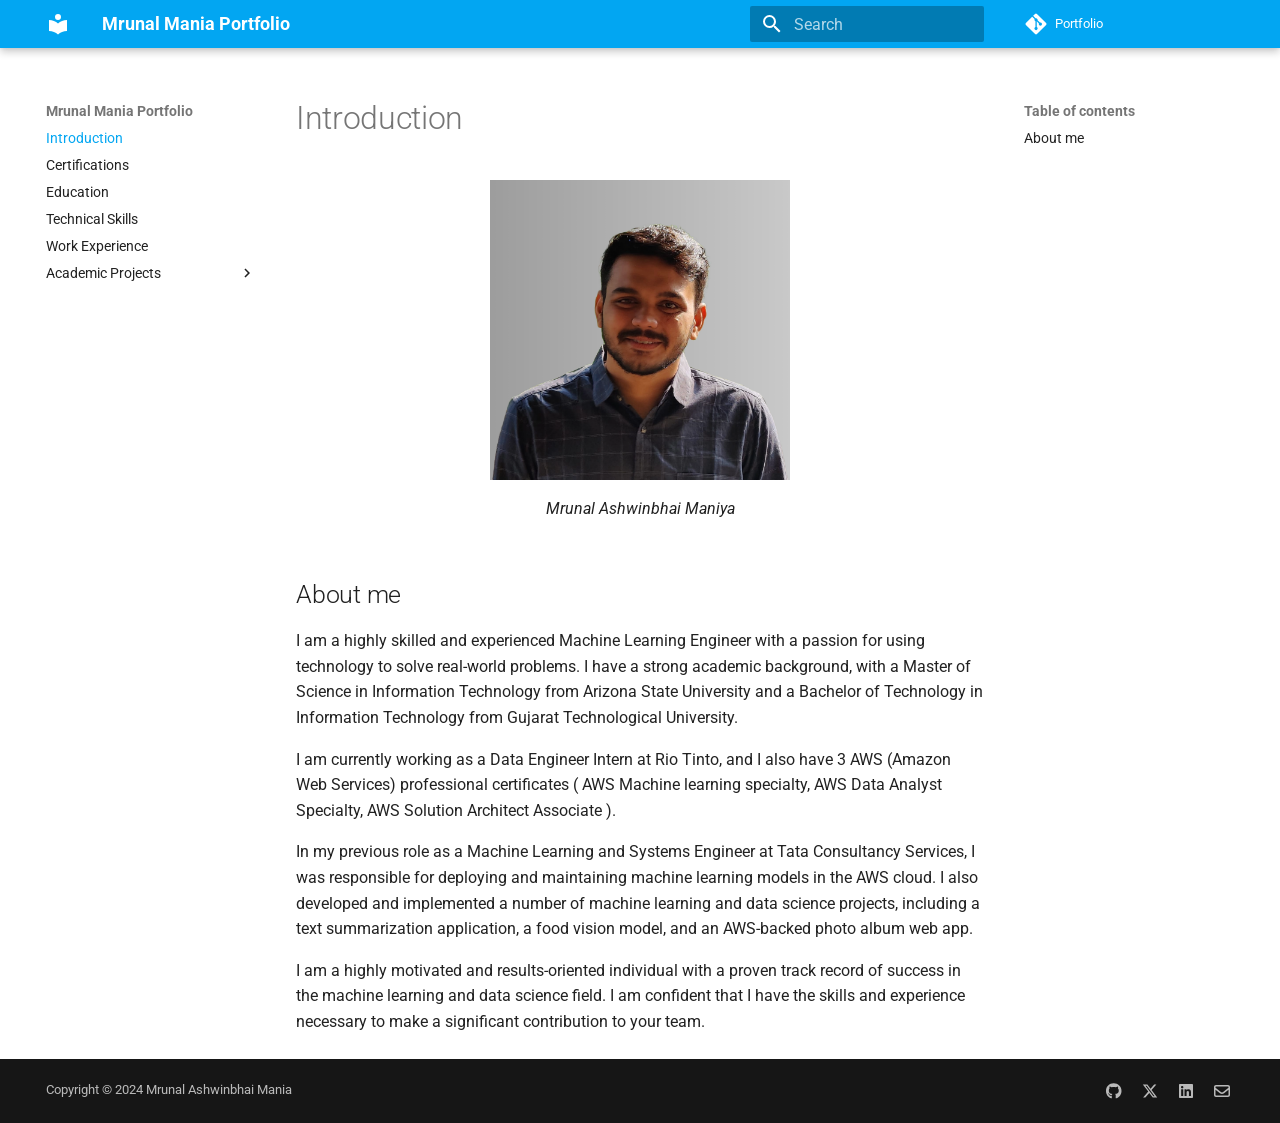
<file: index.html>
<!doctype html>
<html lang="en" class="no-js">
  <head>
    
      <meta charset="utf-8">
      <meta name="viewport" content="width=device-width,initial-scale=1">
      
      
      
        <link rel="canonical" href="https://mrunalmania.github.io/portfolio/">
      
      
      
        <link rel="next" href="Certifications/">
      
      
      <link rel="icon" href="assets/images/favicon.png">
      <meta name="generator" content="mkdocs-1.6.0, mkdocs-material-9.5.26">
    
    
      
        <title>Mrunal Mania Portfolio</title>
      
    
    
      <link rel="stylesheet" href="assets/stylesheets/main.6543a935.min.css">
      
        
        <link rel="stylesheet" href="assets/stylesheets/palette.06af60db.min.css">
      
      


    
    
      
    
    
      
        
        
        <link rel="preconnect" href="https://fonts.gstatic.com" crossorigin>
        <link rel="stylesheet" href="https://fonts.googleapis.com/css?family=Roboto:300,300i,400,400i,700,700i%7CRoboto+Mono:400,400i,700,700i&display=fallback">
        <style>:root{--md-text-font:"Roboto";--md-code-font:"Roboto Mono"}</style>
      
    
    
    <script>__md_scope=new URL(".",location),__md_hash=e=>[...e].reduce((e,_)=>(e<<5)-e+_.charCodeAt(0),0),__md_get=(e,_=localStorage,t=__md_scope)=>JSON.parse(_.getItem(t.pathname+"."+e)),__md_set=(e,_,t=localStorage,a=__md_scope)=>{try{t.setItem(a.pathname+"."+e,JSON.stringify(_))}catch(e){}}</script>
    
      

    
    
    
   <link href="assets/stylesheets/glightbox.min.css" rel="stylesheet"/><style>
    html.glightbox-open { overflow: initial; height: 100%; }
    .gslide-title { margin-top: 0px; user-select: text; }
    .gslide-desc { color: #666; user-select: text; }
    .gslide-image img { background: white; }
    .gscrollbar-fixer { padding-right: 15px; }
    .gdesc-inner { font-size: 0.75rem; }
    body[data-md-color-scheme="slate"] .gdesc-inner { background: var(--md-default-bg-color);}
    body[data-md-color-scheme="slate"] .gslide-title { color: var(--md-default-fg-color);}
    body[data-md-color-scheme="slate"] .gslide-desc { color: var(--md-default-fg-color);}</style> <script src="assets/javascripts/glightbox.min.js"></script></head>
  
  
    
    
    
    
    
    <body dir="ltr" data-md-color-scheme="default" data-md-color-primary="light-blue" data-md-color-accent="indigo">
  
    
    <input class="md-toggle" data-md-toggle="drawer" type="checkbox" id="__drawer" autocomplete="off">
    <input class="md-toggle" data-md-toggle="search" type="checkbox" id="__search" autocomplete="off">
    <label class="md-overlay" for="__drawer"></label>
    <div data-md-component="skip">
      
        
        <a href="#introduction" class="md-skip">
          Skip to content
        </a>
      
    </div>
    <div data-md-component="announce">
      
    </div>
    
    
      

  

<header class="md-header md-header--shadow" data-md-component="header">
  <nav class="md-header__inner md-grid" aria-label="Header">
    <a href="." title="Mrunal Mania Portfolio" class="md-header__button md-logo" aria-label="Mrunal Mania Portfolio" data-md-component="logo">
      
  
  <svg xmlns="http://www.w3.org/2000/svg" viewBox="0 0 24 24"><path d="M12 8a3 3 0 0 0 3-3 3 3 0 0 0-3-3 3 3 0 0 0-3 3 3 3 0 0 0 3 3m0 3.54C9.64 9.35 6.5 8 3 8v11c3.5 0 6.64 1.35 9 3.54 2.36-2.19 5.5-3.54 9-3.54V8c-3.5 0-6.64 1.35-9 3.54Z"/></svg>

    </a>
    <label class="md-header__button md-icon" for="__drawer">
      
      <svg xmlns="http://www.w3.org/2000/svg" viewBox="0 0 24 24"><path d="M3 6h18v2H3V6m0 5h18v2H3v-2m0 5h18v2H3v-2Z"/></svg>
    </label>
    <div class="md-header__title" data-md-component="header-title">
      <div class="md-header__ellipsis">
        <div class="md-header__topic">
          <span class="md-ellipsis">
            Mrunal Mania Portfolio
          </span>
        </div>
        <div class="md-header__topic" data-md-component="header-topic">
          <span class="md-ellipsis">
            
              Introduction
            
          </span>
        </div>
      </div>
    </div>
    
      
    
    
    
    
      <label class="md-header__button md-icon" for="__search">
        
        <svg xmlns="http://www.w3.org/2000/svg" viewBox="0 0 24 24"><path d="M9.5 3A6.5 6.5 0 0 1 16 9.5c0 1.61-.59 3.09-1.56 4.23l.27.27h.79l5 5-1.5 1.5-5-5v-.79l-.27-.27A6.516 6.516 0 0 1 9.5 16 6.5 6.5 0 0 1 3 9.5 6.5 6.5 0 0 1 9.5 3m0 2C7 5 5 7 5 9.5S7 14 9.5 14 14 12 14 9.5 12 5 9.5 5Z"/></svg>
      </label>
      <div class="md-search" data-md-component="search" role="dialog">
  <label class="md-search__overlay" for="__search"></label>
  <div class="md-search__inner" role="search">
    <form class="md-search__form" name="search">
      <input type="text" class="md-search__input" name="query" aria-label="Search" placeholder="Search" autocapitalize="off" autocorrect="off" autocomplete="off" spellcheck="false" data-md-component="search-query" required>
      <label class="md-search__icon md-icon" for="__search">
        
        <svg xmlns="http://www.w3.org/2000/svg" viewBox="0 0 24 24"><path d="M9.5 3A6.5 6.5 0 0 1 16 9.5c0 1.61-.59 3.09-1.56 4.23l.27.27h.79l5 5-1.5 1.5-5-5v-.79l-.27-.27A6.516 6.516 0 0 1 9.5 16 6.5 6.5 0 0 1 3 9.5 6.5 6.5 0 0 1 9.5 3m0 2C7 5 5 7 5 9.5S7 14 9.5 14 14 12 14 9.5 12 5 9.5 5Z"/></svg>
        
        <svg xmlns="http://www.w3.org/2000/svg" viewBox="0 0 320 512"><!--! Font Awesome Free 6.5.2 by @fontawesome - https://fontawesome.com License - https://fontawesome.com/license/free (Icons: CC BY 4.0, Fonts: SIL OFL 1.1, Code: MIT License) Copyright 2024 Fonticons, Inc.--><path d="M41.4 233.4c-12.5 12.5-12.5 32.8 0 45.3l160 160c12.5 12.5 32.8 12.5 45.3 0s12.5-32.8 0-45.3L109.3 256l137.3-137.4c12.5-12.5 12.5-32.8 0-45.3s-32.8-12.5-45.3 0l-160 160z"/></svg>
      </label>
      <nav class="md-search__options" aria-label="Search">
        
        <button type="reset" class="md-search__icon md-icon" title="Clear" aria-label="Clear" tabindex="-1">
          
          <svg xmlns="http://www.w3.org/2000/svg" viewBox="0 0 24 24"><path d="M19 6.41 17.59 5 12 10.59 6.41 5 5 6.41 10.59 12 5 17.59 6.41 19 12 13.41 17.59 19 19 17.59 13.41 12 19 6.41Z"/></svg>
        </button>
      </nav>
      
        <div class="md-search__suggest" data-md-component="search-suggest"></div>
      
    </form>
    <div class="md-search__output">
      <div class="md-search__scrollwrap" tabindex="0" data-md-scrollfix>
        <div class="md-search-result" data-md-component="search-result">
          <div class="md-search-result__meta">
            Initializing search
          </div>
          <ol class="md-search-result__list" role="presentation"></ol>
        </div>
      </div>
    </div>
  </div>
</div>
    
    
      <div class="md-header__source">
        <a href="https://github.com/mrunalmania/Pytorch-Learning" title="Go to repository" class="md-source" data-md-component="source">
  <div class="md-source__icon md-icon">
    
    <svg xmlns="http://www.w3.org/2000/svg" viewBox="0 0 448 512"><!--! Font Awesome Free 6.5.2 by @fontawesome - https://fontawesome.com License - https://fontawesome.com/license/free (Icons: CC BY 4.0, Fonts: SIL OFL 1.1, Code: MIT License) Copyright 2024 Fonticons, Inc.--><path d="M439.55 236.05 244 40.45a28.87 28.87 0 0 0-40.81 0l-40.66 40.63 51.52 51.52c27.06-9.14 52.68 16.77 43.39 43.68l49.66 49.66c34.23-11.8 61.18 31 35.47 56.69-26.49 26.49-70.21-2.87-56-37.34L240.22 199v121.85c25.3 12.54 22.26 41.85 9.08 55a34.34 34.34 0 0 1-48.55 0c-17.57-17.6-11.07-46.91 11.25-56v-123c-20.8-8.51-24.6-30.74-18.64-45L142.57 101 8.45 235.14a28.86 28.86 0 0 0 0 40.81l195.61 195.6a28.86 28.86 0 0 0 40.8 0l194.69-194.69a28.86 28.86 0 0 0 0-40.81z"/></svg>
  </div>
  <div class="md-source__repository">
    Portfolio
  </div>
</a>
      </div>
    
  </nav>
  
</header>
    
    <div class="md-container" data-md-component="container">
      
      
        
          
        
      
      <main class="md-main" data-md-component="main">
        <div class="md-main__inner md-grid">
          
            
              
              <div class="md-sidebar md-sidebar--primary" data-md-component="sidebar" data-md-type="navigation" >
                <div class="md-sidebar__scrollwrap">
                  <div class="md-sidebar__inner">
                    



<nav class="md-nav md-nav--primary" aria-label="Navigation" data-md-level="0">
  <label class="md-nav__title" for="__drawer">
    <a href="." title="Mrunal Mania Portfolio" class="md-nav__button md-logo" aria-label="Mrunal Mania Portfolio" data-md-component="logo">
      
  
  <svg xmlns="http://www.w3.org/2000/svg" viewBox="0 0 24 24"><path d="M12 8a3 3 0 0 0 3-3 3 3 0 0 0-3-3 3 3 0 0 0-3 3 3 3 0 0 0 3 3m0 3.54C9.64 9.35 6.5 8 3 8v11c3.5 0 6.64 1.35 9 3.54 2.36-2.19 5.5-3.54 9-3.54V8c-3.5 0-6.64 1.35-9 3.54Z"/></svg>

    </a>
    Mrunal Mania Portfolio
  </label>
  
    <div class="md-nav__source">
      <a href="https://github.com/mrunalmania/Pytorch-Learning" title="Go to repository" class="md-source" data-md-component="source">
  <div class="md-source__icon md-icon">
    
    <svg xmlns="http://www.w3.org/2000/svg" viewBox="0 0 448 512"><!--! Font Awesome Free 6.5.2 by @fontawesome - https://fontawesome.com License - https://fontawesome.com/license/free (Icons: CC BY 4.0, Fonts: SIL OFL 1.1, Code: MIT License) Copyright 2024 Fonticons, Inc.--><path d="M439.55 236.05 244 40.45a28.87 28.87 0 0 0-40.81 0l-40.66 40.63 51.52 51.52c27.06-9.14 52.68 16.77 43.39 43.68l49.66 49.66c34.23-11.8 61.18 31 35.47 56.69-26.49 26.49-70.21-2.87-56-37.34L240.22 199v121.85c25.3 12.54 22.26 41.85 9.08 55a34.34 34.34 0 0 1-48.55 0c-17.57-17.6-11.07-46.91 11.25-56v-123c-20.8-8.51-24.6-30.74-18.64-45L142.57 101 8.45 235.14a28.86 28.86 0 0 0 0 40.81l195.61 195.6a28.86 28.86 0 0 0 40.8 0l194.69-194.69a28.86 28.86 0 0 0 0-40.81z"/></svg>
  </div>
  <div class="md-source__repository">
    Portfolio
  </div>
</a>
    </div>
  
  <ul class="md-nav__list" data-md-scrollfix>
    
      
      
  
  
    
  
  
  
    <li class="md-nav__item md-nav__item--active">
      
      <input class="md-nav__toggle md-toggle" type="checkbox" id="__toc">
      
      
        
      
      
        <label class="md-nav__link md-nav__link--active" for="__toc">
          
  
  <span class="md-ellipsis">
    Introduction
  </span>
  

          <span class="md-nav__icon md-icon"></span>
        </label>
      
      <a href="." class="md-nav__link md-nav__link--active">
        
  
  <span class="md-ellipsis">
    Introduction
  </span>
  

      </a>
      
        

<nav class="md-nav md-nav--secondary" aria-label="Table of contents">
  
  
  
    
  
  
    <label class="md-nav__title" for="__toc">
      <span class="md-nav__icon md-icon"></span>
      Table of contents
    </label>
    <ul class="md-nav__list" data-md-component="toc" data-md-scrollfix>
      
        <li class="md-nav__item">
  <a href="#about-me" class="md-nav__link">
    <span class="md-ellipsis">
      About me
    </span>
  </a>
  
</li>
      
    </ul>
  
</nav>
      
    </li>
  

    
      
      
  
  
  
  
    <li class="md-nav__item">
      <a href="Certifications/" class="md-nav__link">
        
  
  <span class="md-ellipsis">
    Certifications
  </span>
  

      </a>
    </li>
  

    
      
      
  
  
  
  
    <li class="md-nav__item">
      <a href="Education/" class="md-nav__link">
        
  
  <span class="md-ellipsis">
    Education
  </span>
  

      </a>
    </li>
  

    
      
      
  
  
  
  
    <li class="md-nav__item">
      <a href="Technical%20Skills/" class="md-nav__link">
        
  
  <span class="md-ellipsis">
    Technical Skills
  </span>
  

      </a>
    </li>
  

    
      
      
  
  
  
  
    <li class="md-nav__item">
      <a href="Work%20Experience/" class="md-nav__link">
        
  
  <span class="md-ellipsis">
    Work Experience
  </span>
  

      </a>
    </li>
  

    
      
      
  
  
  
  
    
    
    
    
    <li class="md-nav__item md-nav__item--nested">
      
        
        
        <input class="md-nav__toggle md-toggle " type="checkbox" id="__nav_6" >
        
          
          <label class="md-nav__link" for="__nav_6" id="__nav_6_label" tabindex="0">
            
  
  <span class="md-ellipsis">
    Academic Projects
  </span>
  

            <span class="md-nav__icon md-icon"></span>
          </label>
        
        <nav class="md-nav" data-md-level="1" aria-labelledby="__nav_6_label" aria-expanded="false">
          <label class="md-nav__title" for="__nav_6">
            <span class="md-nav__icon md-icon"></span>
            Academic Projects
          </label>
          <ul class="md-nav__list" data-md-scrollfix>
            
              
                
  
  
  
  
    <li class="md-nav__item">
      <a href="Academic%20Projects/Finance%20Bot/" class="md-nav__link">
        
  
  <span class="md-ellipsis">
    Finance Bot
  </span>
  

      </a>
    </li>
  

              
            
              
                
  
  
  
  
    <li class="md-nav__item">
      <a href="Academic%20Projects/Instruct%20BLIP/" class="md-nav__link">
        
  
  <span class="md-ellipsis">
    Instruct BLIP
  </span>
  

      </a>
    </li>
  

              
            
              
                
  
  
  
  
    <li class="md-nav__item">
      <a href="Academic%20Projects/Zybook%20Harmony/" class="md-nav__link">
        
  
  <span class="md-ellipsis">
    Zybook Harmony
  </span>
  

      </a>
    </li>
  

              
            
          </ul>
        </nav>
      
    </li>
  

    
  </ul>
</nav>
                  </div>
                </div>
              </div>
            
            
              
              <div class="md-sidebar md-sidebar--secondary" data-md-component="sidebar" data-md-type="toc" >
                <div class="md-sidebar__scrollwrap">
                  <div class="md-sidebar__inner">
                    

<nav class="md-nav md-nav--secondary" aria-label="Table of contents">
  
  
  
    
  
  
    <label class="md-nav__title" for="__toc">
      <span class="md-nav__icon md-icon"></span>
      Table of contents
    </label>
    <ul class="md-nav__list" data-md-component="toc" data-md-scrollfix>
      
        <li class="md-nav__item">
  <a href="#about-me" class="md-nav__link">
    <span class="md-ellipsis">
      About me
    </span>
  </a>
  
</li>
      
    </ul>
  
</nav>
                  </div>
                </div>
              </div>
            
          
          
            <div class="md-content" data-md-component="content">
              <article class="md-content__inner md-typeset">
                
                  

  
  


<h1 id="introduction">Introduction</h1>
<!-- ![Mrunal Mania Personal Profile Picture](.\images\MrunalEdit.png) { width="300" } -->

<figure>
  <a class="glightbox" href="images/MrunalEdit.png" data-type="image" data-width="auto" data-height="auto" data-desc-position="bottom"><img alt="Mrunal Mania Personal Profile Picture" src="images/MrunalEdit.png" width="300" /></a>
  <figcaption>Mrunal Ashwinbhai Maniya</figcaption>
</figure>
<h2 id="about-me">About me</h2>
<p>I am a highly skilled and experienced Machine Learning Engineer with a passion for using technology to solve real-world problems. I have a strong academic background, with a Master of Science in Information Technology from Arizona State University and a Bachelor of Technology in Information Technology from Gujarat Technological University.</p>
<p>I am currently working as a Data Engineer Intern at Rio Tinto, and I also have 3 AWS (Amazon Web Services) professional certificates ( AWS Machine learning specialty, AWS Data Analyst Specialty, AWS Solution Architect Associate ). </p>
<p>In my previous role as a Machine Learning and Systems Engineer at Tata Consultancy Services, I was responsible for deploying and maintaining machine learning models in the AWS cloud. I also developed and implemented a number of machine learning and data science projects, including a text summarization application, a food vision model, and an AWS-backed photo album web app.</p>
<p>I am a highly motivated and results-oriented individual with a proven track record of success in the machine learning and data science field. I am confident that I have the skills and experience necessary to make a significant contribution to your team.</p>












                
              </article>
            </div>
          
          
<script>var target=document.getElementById(location.hash.slice(1));target&&target.name&&(target.checked=target.name.startsWith("__tabbed_"))</script>
        </div>
        
      </main>
      
        <footer class="md-footer">
  
  <div class="md-footer-meta md-typeset">
    <div class="md-footer-meta__inner md-grid">
      <div class="md-copyright">
  
    <div class="md-copyright__highlight">
      Copyright &copy; 2024 Mrunal Ashwinbhai Mania
    </div>
  
  
</div>
      
        <div class="md-social">
  
    
    
    
    
    <a href="https://github.com/mrunalmania" target="_blank" rel="noopener" title="mrunalmania" class="md-social__link">
      <svg xmlns="http://www.w3.org/2000/svg" viewBox="0 0 496 512"><!--! Font Awesome Free 6.5.2 by @fontawesome - https://fontawesome.com License - https://fontawesome.com/license/free (Icons: CC BY 4.0, Fonts: SIL OFL 1.1, Code: MIT License) Copyright 2024 Fonticons, Inc.--><path d="M165.9 397.4c0 2-2.3 3.6-5.2 3.6-3.3.3-5.6-1.3-5.6-3.6 0-2 2.3-3.6 5.2-3.6 3-.3 5.6 1.3 5.6 3.6zm-31.1-4.5c-.7 2 1.3 4.3 4.3 4.9 2.6 1 5.6 0 6.2-2s-1.3-4.3-4.3-5.2c-2.6-.7-5.5.3-6.2 2.3zm44.2-1.7c-2.9.7-4.9 2.6-4.6 4.9.3 2 2.9 3.3 5.9 2.6 2.9-.7 4.9-2.6 4.6-4.6-.3-1.9-3-3.2-5.9-2.9zM244.8 8C106.1 8 0 113.3 0 252c0 110.9 69.8 205.8 169.5 239.2 12.8 2.3 17.3-5.6 17.3-12.1 0-6.2-.3-40.4-.3-61.4 0 0-70 15-84.7-29.8 0 0-11.4-29.1-27.8-36.6 0 0-22.9-15.7 1.6-15.4 0 0 24.9 2 38.6 25.8 21.9 38.6 58.6 27.5 72.9 20.9 2.3-16 8.8-27.1 16-33.7-55.9-6.2-112.3-14.3-112.3-110.5 0-27.5 7.6-41.3 23.6-58.9-2.6-6.5-11.1-33.3 2.6-67.9 20.9-6.5 69 27 69 27 20-5.6 41.5-8.5 62.8-8.5s42.8 2.9 62.8 8.5c0 0 48.1-33.6 69-27 13.7 34.7 5.2 61.4 2.6 67.9 16 17.7 25.8 31.5 25.8 58.9 0 96.5-58.9 104.2-114.8 110.5 9.2 7.9 17 22.9 17 46.4 0 33.7-.3 75.4-.3 83.6 0 6.5 4.6 14.4 17.3 12.1C428.2 457.8 496 362.9 496 252 496 113.3 383.5 8 244.8 8zM97.2 352.9c-1.3 1-1 3.3.7 5.2 1.6 1.6 3.9 2.3 5.2 1 1.3-1 1-3.3-.7-5.2-1.6-1.6-3.9-2.3-5.2-1zm-10.8-8.1c-.7 1.3.3 2.9 2.3 3.9 1.6 1 3.6.7 4.3-.7.7-1.3-.3-2.9-2.3-3.9-2-.6-3.6-.3-4.3.7zm32.4 35.6c-1.6 1.3-1 4.3 1.3 6.2 2.3 2.3 5.2 2.6 6.5 1 1.3-1.3.7-4.3-1.3-6.2-2.2-2.3-5.2-2.6-6.5-1zm-11.4-14.7c-1.6 1-1.6 3.6 0 5.9 1.6 2.3 4.3 3.3 5.6 2.3 1.6-1.3 1.6-3.9 0-6.2-1.4-2.3-4-3.3-5.6-2z"/></svg>
    </a>
  
    
    
    
    
    <a href="https://x.com/mrunal_panna" target="_blank" rel="noopener" title="mrunal_panna" class="md-social__link">
      <svg xmlns="http://www.w3.org/2000/svg" viewBox="0 0 512 512"><!--! Font Awesome Free 6.5.2 by @fontawesome - https://fontawesome.com License - https://fontawesome.com/license/free (Icons: CC BY 4.0, Fonts: SIL OFL 1.1, Code: MIT License) Copyright 2024 Fonticons, Inc.--><path d="M389.2 48h70.6L305.6 224.2 487 464H345L233.7 318.6 106.5 464H35.8l164.9-188.5L26.8 48h145.6l100.5 132.9L389.2 48zm-24.8 373.8h39.1L151.1 88h-42l255.3 333.8z"/></svg>
    </a>
  
    
    
    
    
    <a href="https://www.linkedin.com/in/mrunalmania/" target="_blank" rel="noopener" title="Mrunal Mania" class="md-social__link">
      <svg xmlns="http://www.w3.org/2000/svg" viewBox="0 0 448 512"><!--! Font Awesome Free 6.5.2 by @fontawesome - https://fontawesome.com License - https://fontawesome.com/license/free (Icons: CC BY 4.0, Fonts: SIL OFL 1.1, Code: MIT License) Copyright 2024 Fonticons, Inc.--><path d="M416 32H31.9C14.3 32 0 46.5 0 64.3v383.4C0 465.5 14.3 480 31.9 480H416c17.6 0 32-14.5 32-32.3V64.3c0-17.8-14.4-32.3-32-32.3zM135.4 416H69V202.2h66.5V416zm-33.2-243c-21.3 0-38.5-17.3-38.5-38.5S80.9 96 102.2 96c21.2 0 38.5 17.3 38.5 38.5 0 21.3-17.2 38.5-38.5 38.5zm282.1 243h-66.4V312c0-24.8-.5-56.7-34.5-56.7-34.6 0-39.9 27-39.9 54.9V416h-66.4V202.2h63.7v29.2h.9c8.9-16.8 30.6-34.5 62.9-34.5 67.2 0 79.7 44.3 79.7 101.9V416z"/></svg>
    </a>
  
    
    
    
    
    <a href="mailto:mmania1@asu.edu" target="_blank" rel="noopener" title="send me an email" class="md-social__link">
      <svg xmlns="http://www.w3.org/2000/svg" viewBox="0 0 512 512"><!--! Font Awesome Free 6.5.2 by @fontawesome - https://fontawesome.com License - https://fontawesome.com/license/free (Icons: CC BY 4.0, Fonts: SIL OFL 1.1, Code: MIT License) Copyright 2024 Fonticons, Inc.--><path d="M64 112c-8.8 0-16 7.2-16 16v22.1l172.5 141.6c20.7 17 50.4 17 71.1 0L464 150.1V128c0-8.8-7.2-16-16-16H64zM48 212.2V384c0 8.8 7.2 16 16 16h384c8.8 0 16-7.2 16-16V212.2L322 328.8c-38.4 31.5-93.7 31.5-132 0L48 212.2zM0 128c0-35.3 28.7-64 64-64h384c35.3 0 64 28.7 64 64v256c0 35.3-28.7 64-64 64H64c-35.3 0-64-28.7-64-64V128z"/></svg>
    </a>
  
</div>
      
    </div>
  </div>
</footer>
      
    </div>
    <div class="md-dialog" data-md-component="dialog">
      <div class="md-dialog__inner md-typeset"></div>
    </div>
    
    
    <script id="__config" type="application/json">{"base": ".", "features": ["search.suggest"], "search": "assets/javascripts/workers/search.b8dbb3d2.min.js", "translations": {"clipboard.copied": "Copied to clipboard", "clipboard.copy": "Copy to clipboard", "search.result.more.one": "1 more on this page", "search.result.more.other": "# more on this page", "search.result.none": "No matching documents", "search.result.one": "1 matching document", "search.result.other": "# matching documents", "search.result.placeholder": "Type to start searching", "search.result.term.missing": "Missing", "select.version": "Select version"}}</script>
    
    
      <script src="assets/javascripts/bundle.ad660dcc.min.js"></script>
      
    
  <script id="init-glightbox">const lightbox = GLightbox({"touchNavigation": true, "loop": false, "zoomable": true, "draggable": true, "openEffect": "zoom", "closeEffect": "zoom", "slideEffect": "slide"});
document$.subscribe(() => { lightbox.reload() });
</script></body>
</html>
</file>
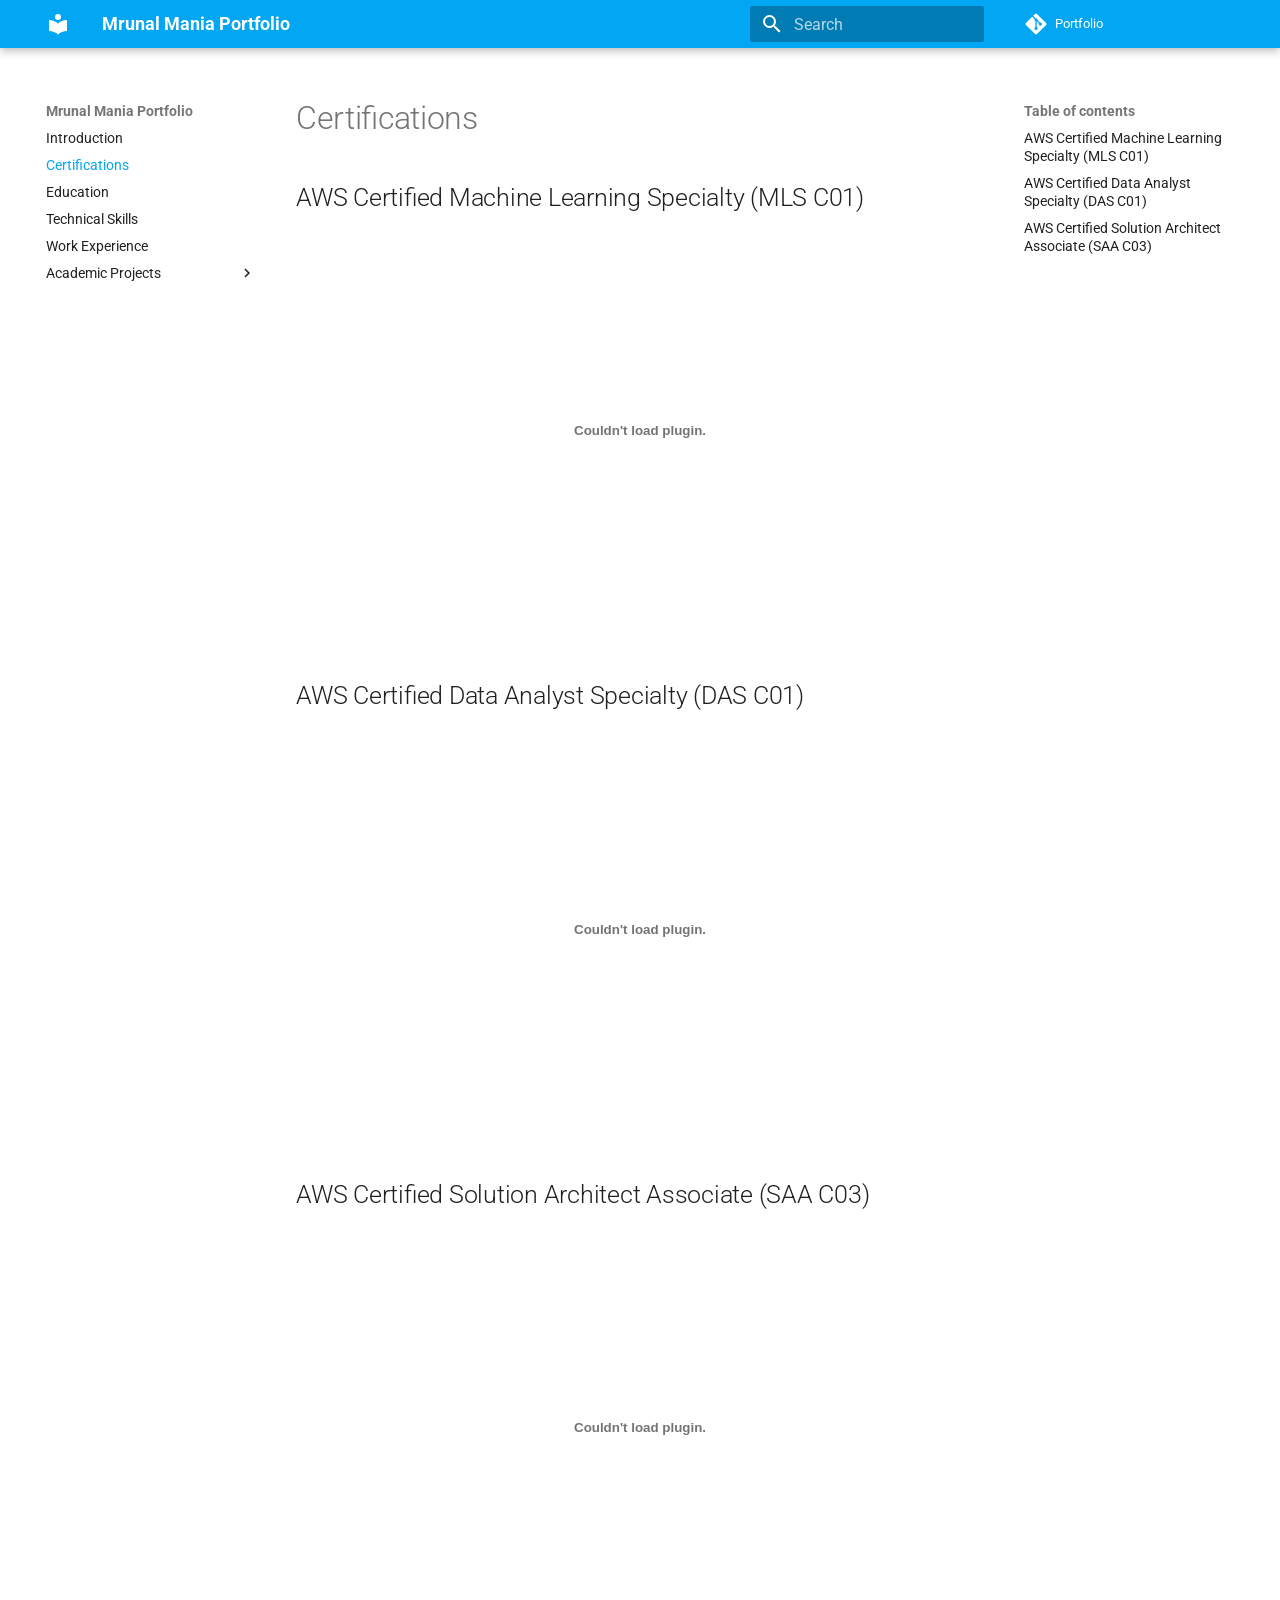
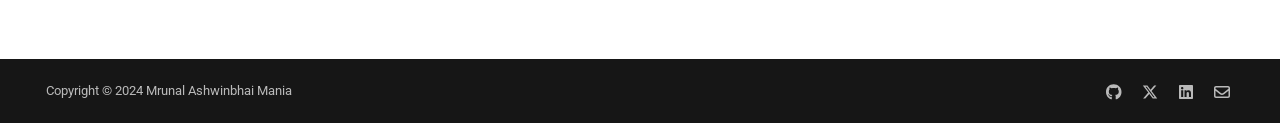
<file: Certifications/index.html>
<!doctype html>
<html lang="en" class="no-js">
  <head>
    
      <meta charset="utf-8">
      <meta name="viewport" content="width=device-width,initial-scale=1">
      
      
      
        <link rel="canonical" href="https://mrunalmania.github.io/portfolio/Certifications/">
      
      
        <link rel="prev" href="..">
      
      
        <link rel="next" href="../Education/">
      
      
      <link rel="icon" href="../assets/images/favicon.png">
      <meta name="generator" content="mkdocs-1.6.0, mkdocs-material-9.5.26">
    
    
      
        <title>Certifications - Mrunal Mania Portfolio</title>
      
    
    
      <link rel="stylesheet" href="../assets/stylesheets/main.6543a935.min.css">
      
        
        <link rel="stylesheet" href="../assets/stylesheets/palette.06af60db.min.css">
      
      


    
    
      
    
    
      
        
        
        <link rel="preconnect" href="https://fonts.gstatic.com" crossorigin>
        <link rel="stylesheet" href="https://fonts.googleapis.com/css?family=Roboto:300,300i,400,400i,700,700i%7CRoboto+Mono:400,400i,700,700i&display=fallback">
        <style>:root{--md-text-font:"Roboto";--md-code-font:"Roboto Mono"}</style>
      
    
    
    <script>__md_scope=new URL("..",location),__md_hash=e=>[...e].reduce((e,_)=>(e<<5)-e+_.charCodeAt(0),0),__md_get=(e,_=localStorage,t=__md_scope)=>JSON.parse(_.getItem(t.pathname+"."+e)),__md_set=(e,_,t=localStorage,a=__md_scope)=>{try{t.setItem(a.pathname+"."+e,JSON.stringify(_))}catch(e){}}</script>
    
      

    
    
    
   <link href="../assets/stylesheets/glightbox.min.css" rel="stylesheet"/><style>
    html.glightbox-open { overflow: initial; height: 100%; }
    .gslide-title { margin-top: 0px; user-select: text; }
    .gslide-desc { color: #666; user-select: text; }
    .gslide-image img { background: white; }
    .gscrollbar-fixer { padding-right: 15px; }
    .gdesc-inner { font-size: 0.75rem; }
    body[data-md-color-scheme="slate"] .gdesc-inner { background: var(--md-default-bg-color);}
    body[data-md-color-scheme="slate"] .gslide-title { color: var(--md-default-fg-color);}
    body[data-md-color-scheme="slate"] .gslide-desc { color: var(--md-default-fg-color);}</style> <script src="../assets/javascripts/glightbox.min.js"></script></head>
  
  
    
    
    
    
    
    <body dir="ltr" data-md-color-scheme="default" data-md-color-primary="light-blue" data-md-color-accent="indigo">
  
    
    <input class="md-toggle" data-md-toggle="drawer" type="checkbox" id="__drawer" autocomplete="off">
    <input class="md-toggle" data-md-toggle="search" type="checkbox" id="__search" autocomplete="off">
    <label class="md-overlay" for="__drawer"></label>
    <div data-md-component="skip">
      
        
        <a href="#aws-certified-machine-learning-specialty-mls-c01" class="md-skip">
          Skip to content
        </a>
      
    </div>
    <div data-md-component="announce">
      
    </div>
    
    
      

  

<header class="md-header md-header--shadow" data-md-component="header">
  <nav class="md-header__inner md-grid" aria-label="Header">
    <a href=".." title="Mrunal Mania Portfolio" class="md-header__button md-logo" aria-label="Mrunal Mania Portfolio" data-md-component="logo">
      
  
  <svg xmlns="http://www.w3.org/2000/svg" viewBox="0 0 24 24"><path d="M12 8a3 3 0 0 0 3-3 3 3 0 0 0-3-3 3 3 0 0 0-3 3 3 3 0 0 0 3 3m0 3.54C9.64 9.35 6.5 8 3 8v11c3.5 0 6.64 1.35 9 3.54 2.36-2.19 5.5-3.54 9-3.54V8c-3.5 0-6.64 1.35-9 3.54Z"/></svg>

    </a>
    <label class="md-header__button md-icon" for="__drawer">
      
      <svg xmlns="http://www.w3.org/2000/svg" viewBox="0 0 24 24"><path d="M3 6h18v2H3V6m0 5h18v2H3v-2m0 5h18v2H3v-2Z"/></svg>
    </label>
    <div class="md-header__title" data-md-component="header-title">
      <div class="md-header__ellipsis">
        <div class="md-header__topic">
          <span class="md-ellipsis">
            Mrunal Mania Portfolio
          </span>
        </div>
        <div class="md-header__topic" data-md-component="header-topic">
          <span class="md-ellipsis">
            
              Certifications
            
          </span>
        </div>
      </div>
    </div>
    
      
    
    
    
    
      <label class="md-header__button md-icon" for="__search">
        
        <svg xmlns="http://www.w3.org/2000/svg" viewBox="0 0 24 24"><path d="M9.5 3A6.5 6.5 0 0 1 16 9.5c0 1.61-.59 3.09-1.56 4.23l.27.27h.79l5 5-1.5 1.5-5-5v-.79l-.27-.27A6.516 6.516 0 0 1 9.5 16 6.5 6.5 0 0 1 3 9.5 6.5 6.5 0 0 1 9.5 3m0 2C7 5 5 7 5 9.5S7 14 9.5 14 14 12 14 9.5 12 5 9.5 5Z"/></svg>
      </label>
      <div class="md-search" data-md-component="search" role="dialog">
  <label class="md-search__overlay" for="__search"></label>
  <div class="md-search__inner" role="search">
    <form class="md-search__form" name="search">
      <input type="text" class="md-search__input" name="query" aria-label="Search" placeholder="Search" autocapitalize="off" autocorrect="off" autocomplete="off" spellcheck="false" data-md-component="search-query" required>
      <label class="md-search__icon md-icon" for="__search">
        
        <svg xmlns="http://www.w3.org/2000/svg" viewBox="0 0 24 24"><path d="M9.5 3A6.5 6.5 0 0 1 16 9.5c0 1.61-.59 3.09-1.56 4.23l.27.27h.79l5 5-1.5 1.5-5-5v-.79l-.27-.27A6.516 6.516 0 0 1 9.5 16 6.5 6.5 0 0 1 3 9.5 6.5 6.5 0 0 1 9.5 3m0 2C7 5 5 7 5 9.5S7 14 9.5 14 14 12 14 9.5 12 5 9.5 5Z"/></svg>
        
        <svg xmlns="http://www.w3.org/2000/svg" viewBox="0 0 320 512"><!--! Font Awesome Free 6.5.2 by @fontawesome - https://fontawesome.com License - https://fontawesome.com/license/free (Icons: CC BY 4.0, Fonts: SIL OFL 1.1, Code: MIT License) Copyright 2024 Fonticons, Inc.--><path d="M41.4 233.4c-12.5 12.5-12.5 32.8 0 45.3l160 160c12.5 12.5 32.8 12.5 45.3 0s12.5-32.8 0-45.3L109.3 256l137.3-137.4c12.5-12.5 12.5-32.8 0-45.3s-32.8-12.5-45.3 0l-160 160z"/></svg>
      </label>
      <nav class="md-search__options" aria-label="Search">
        
        <button type="reset" class="md-search__icon md-icon" title="Clear" aria-label="Clear" tabindex="-1">
          
          <svg xmlns="http://www.w3.org/2000/svg" viewBox="0 0 24 24"><path d="M19 6.41 17.59 5 12 10.59 6.41 5 5 6.41 10.59 12 5 17.59 6.41 19 12 13.41 17.59 19 19 17.59 13.41 12 19 6.41Z"/></svg>
        </button>
      </nav>
      
        <div class="md-search__suggest" data-md-component="search-suggest"></div>
      
    </form>
    <div class="md-search__output">
      <div class="md-search__scrollwrap" tabindex="0" data-md-scrollfix>
        <div class="md-search-result" data-md-component="search-result">
          <div class="md-search-result__meta">
            Initializing search
          </div>
          <ol class="md-search-result__list" role="presentation"></ol>
        </div>
      </div>
    </div>
  </div>
</div>
    
    
      <div class="md-header__source">
        <a href="https://github.com/mrunalmania/Pytorch-Learning" title="Go to repository" class="md-source" data-md-component="source">
  <div class="md-source__icon md-icon">
    
    <svg xmlns="http://www.w3.org/2000/svg" viewBox="0 0 448 512"><!--! Font Awesome Free 6.5.2 by @fontawesome - https://fontawesome.com License - https://fontawesome.com/license/free (Icons: CC BY 4.0, Fonts: SIL OFL 1.1, Code: MIT License) Copyright 2024 Fonticons, Inc.--><path d="M439.55 236.05 244 40.45a28.87 28.87 0 0 0-40.81 0l-40.66 40.63 51.52 51.52c27.06-9.14 52.68 16.77 43.39 43.68l49.66 49.66c34.23-11.8 61.18 31 35.47 56.69-26.49 26.49-70.21-2.87-56-37.34L240.22 199v121.85c25.3 12.54 22.26 41.85 9.08 55a34.34 34.34 0 0 1-48.55 0c-17.57-17.6-11.07-46.91 11.25-56v-123c-20.8-8.51-24.6-30.74-18.64-45L142.57 101 8.45 235.14a28.86 28.86 0 0 0 0 40.81l195.61 195.6a28.86 28.86 0 0 0 40.8 0l194.69-194.69a28.86 28.86 0 0 0 0-40.81z"/></svg>
  </div>
  <div class="md-source__repository">
    Portfolio
  </div>
</a>
      </div>
    
  </nav>
  
</header>
    
    <div class="md-container" data-md-component="container">
      
      
        
          
        
      
      <main class="md-main" data-md-component="main">
        <div class="md-main__inner md-grid">
          
            
              
              <div class="md-sidebar md-sidebar--primary" data-md-component="sidebar" data-md-type="navigation" >
                <div class="md-sidebar__scrollwrap">
                  <div class="md-sidebar__inner">
                    



<nav class="md-nav md-nav--primary" aria-label="Navigation" data-md-level="0">
  <label class="md-nav__title" for="__drawer">
    <a href=".." title="Mrunal Mania Portfolio" class="md-nav__button md-logo" aria-label="Mrunal Mania Portfolio" data-md-component="logo">
      
  
  <svg xmlns="http://www.w3.org/2000/svg" viewBox="0 0 24 24"><path d="M12 8a3 3 0 0 0 3-3 3 3 0 0 0-3-3 3 3 0 0 0-3 3 3 3 0 0 0 3 3m0 3.54C9.64 9.35 6.5 8 3 8v11c3.5 0 6.64 1.35 9 3.54 2.36-2.19 5.5-3.54 9-3.54V8c-3.5 0-6.64 1.35-9 3.54Z"/></svg>

    </a>
    Mrunal Mania Portfolio
  </label>
  
    <div class="md-nav__source">
      <a href="https://github.com/mrunalmania/Pytorch-Learning" title="Go to repository" class="md-source" data-md-component="source">
  <div class="md-source__icon md-icon">
    
    <svg xmlns="http://www.w3.org/2000/svg" viewBox="0 0 448 512"><!--! Font Awesome Free 6.5.2 by @fontawesome - https://fontawesome.com License - https://fontawesome.com/license/free (Icons: CC BY 4.0, Fonts: SIL OFL 1.1, Code: MIT License) Copyright 2024 Fonticons, Inc.--><path d="M439.55 236.05 244 40.45a28.87 28.87 0 0 0-40.81 0l-40.66 40.63 51.52 51.52c27.06-9.14 52.68 16.77 43.39 43.68l49.66 49.66c34.23-11.8 61.18 31 35.47 56.69-26.49 26.49-70.21-2.87-56-37.34L240.22 199v121.85c25.3 12.54 22.26 41.85 9.08 55a34.34 34.34 0 0 1-48.55 0c-17.57-17.6-11.07-46.91 11.25-56v-123c-20.8-8.51-24.6-30.74-18.64-45L142.57 101 8.45 235.14a28.86 28.86 0 0 0 0 40.81l195.61 195.6a28.86 28.86 0 0 0 40.8 0l194.69-194.69a28.86 28.86 0 0 0 0-40.81z"/></svg>
  </div>
  <div class="md-source__repository">
    Portfolio
  </div>
</a>
    </div>
  
  <ul class="md-nav__list" data-md-scrollfix>
    
      
      
  
  
  
  
    <li class="md-nav__item">
      <a href=".." class="md-nav__link">
        
  
  <span class="md-ellipsis">
    Introduction
  </span>
  

      </a>
    </li>
  

    
      
      
  
  
    
  
  
  
    <li class="md-nav__item md-nav__item--active">
      
      <input class="md-nav__toggle md-toggle" type="checkbox" id="__toc">
      
      
      
        <label class="md-nav__link md-nav__link--active" for="__toc">
          
  
  <span class="md-ellipsis">
    Certifications
  </span>
  

          <span class="md-nav__icon md-icon"></span>
        </label>
      
      <a href="./" class="md-nav__link md-nav__link--active">
        
  
  <span class="md-ellipsis">
    Certifications
  </span>
  

      </a>
      
        

<nav class="md-nav md-nav--secondary" aria-label="Table of contents">
  
  
  
  
    <label class="md-nav__title" for="__toc">
      <span class="md-nav__icon md-icon"></span>
      Table of contents
    </label>
    <ul class="md-nav__list" data-md-component="toc" data-md-scrollfix>
      
        <li class="md-nav__item">
  <a href="#aws-certified-machine-learning-specialty-mls-c01" class="md-nav__link">
    <span class="md-ellipsis">
      AWS Certified Machine Learning Specialty (MLS C01)
    </span>
  </a>
  
</li>
      
        <li class="md-nav__item">
  <a href="#aws-certified-data-analyst-specialty-das-c01" class="md-nav__link">
    <span class="md-ellipsis">
      AWS Certified Data Analyst Specialty (DAS C01)
    </span>
  </a>
  
</li>
      
        <li class="md-nav__item">
  <a href="#aws-certified-solution-architect-associate-saa-c03" class="md-nav__link">
    <span class="md-ellipsis">
      AWS Certified Solution Architect Associate (SAA C03)
    </span>
  </a>
  
</li>
      
    </ul>
  
</nav>
      
    </li>
  

    
      
      
  
  
  
  
    <li class="md-nav__item">
      <a href="../Education/" class="md-nav__link">
        
  
  <span class="md-ellipsis">
    Education
  </span>
  

      </a>
    </li>
  

    
      
      
  
  
  
  
    <li class="md-nav__item">
      <a href="../Technical%20Skills/" class="md-nav__link">
        
  
  <span class="md-ellipsis">
    Technical Skills
  </span>
  

      </a>
    </li>
  

    
      
      
  
  
  
  
    <li class="md-nav__item">
      <a href="../Work%20Experience/" class="md-nav__link">
        
  
  <span class="md-ellipsis">
    Work Experience
  </span>
  

      </a>
    </li>
  

    
      
      
  
  
  
  
    
    
    
    
    <li class="md-nav__item md-nav__item--nested">
      
        
        
        <input class="md-nav__toggle md-toggle " type="checkbox" id="__nav_6" >
        
          
          <label class="md-nav__link" for="__nav_6" id="__nav_6_label" tabindex="0">
            
  
  <span class="md-ellipsis">
    Academic Projects
  </span>
  

            <span class="md-nav__icon md-icon"></span>
          </label>
        
        <nav class="md-nav" data-md-level="1" aria-labelledby="__nav_6_label" aria-expanded="false">
          <label class="md-nav__title" for="__nav_6">
            <span class="md-nav__icon md-icon"></span>
            Academic Projects
          </label>
          <ul class="md-nav__list" data-md-scrollfix>
            
              
                
  
  
  
  
    <li class="md-nav__item">
      <a href="../Academic%20Projects/Finance%20Bot/" class="md-nav__link">
        
  
  <span class="md-ellipsis">
    Finance Bot
  </span>
  

      </a>
    </li>
  

              
            
              
                
  
  
  
  
    <li class="md-nav__item">
      <a href="../Academic%20Projects/Instruct%20BLIP/" class="md-nav__link">
        
  
  <span class="md-ellipsis">
    Instruct BLIP
  </span>
  

      </a>
    </li>
  

              
            
              
                
  
  
  
  
    <li class="md-nav__item">
      <a href="../Academic%20Projects/Zybook%20Harmony/" class="md-nav__link">
        
  
  <span class="md-ellipsis">
    Zybook Harmony
  </span>
  

      </a>
    </li>
  

              
            
          </ul>
        </nav>
      
    </li>
  

    
  </ul>
</nav>
                  </div>
                </div>
              </div>
            
            
              
              <div class="md-sidebar md-sidebar--secondary" data-md-component="sidebar" data-md-type="toc" >
                <div class="md-sidebar__scrollwrap">
                  <div class="md-sidebar__inner">
                    

<nav class="md-nav md-nav--secondary" aria-label="Table of contents">
  
  
  
  
    <label class="md-nav__title" for="__toc">
      <span class="md-nav__icon md-icon"></span>
      Table of contents
    </label>
    <ul class="md-nav__list" data-md-component="toc" data-md-scrollfix>
      
        <li class="md-nav__item">
  <a href="#aws-certified-machine-learning-specialty-mls-c01" class="md-nav__link">
    <span class="md-ellipsis">
      AWS Certified Machine Learning Specialty (MLS C01)
    </span>
  </a>
  
</li>
      
        <li class="md-nav__item">
  <a href="#aws-certified-data-analyst-specialty-das-c01" class="md-nav__link">
    <span class="md-ellipsis">
      AWS Certified Data Analyst Specialty (DAS C01)
    </span>
  </a>
  
</li>
      
        <li class="md-nav__item">
  <a href="#aws-certified-solution-architect-associate-saa-c03" class="md-nav__link">
    <span class="md-ellipsis">
      AWS Certified Solution Architect Associate (SAA C03)
    </span>
  </a>
  
</li>
      
    </ul>
  
</nav>
                  </div>
                </div>
              </div>
            
          
          
            <div class="md-content" data-md-component="content">
              <article class="md-content__inner md-typeset">
                
                  

  
  


  <h1>Certifications</h1>

<h2 id="aws-certified-machine-learning-specialty-mls-c01">AWS Certified Machine Learning Specialty (MLS C01)</h2>
<object data="..\images\AWS-MLS-C01.pdf" type="application/pdf" width="100%" height="400">
</object>

<h2 id="aws-certified-data-analyst-specialty-das-c01">AWS Certified Data Analyst Specialty (DAS C01)</h2>
<object data="..\images\AWS DAS-C01.pdf" type="application/pdf" width="100%" height="400">
</object>

<h2 id="aws-certified-solution-architect-associate-saa-c03">AWS Certified Solution Architect Associate (SAA C03)</h2>
<object data="..\images\AWS SAA-C03.pdf" type="application/pdf" width="100%" height="400">
</object>












                
              </article>
            </div>
          
          
<script>var target=document.getElementById(location.hash.slice(1));target&&target.name&&(target.checked=target.name.startsWith("__tabbed_"))</script>
        </div>
        
      </main>
      
        <footer class="md-footer">
  
  <div class="md-footer-meta md-typeset">
    <div class="md-footer-meta__inner md-grid">
      <div class="md-copyright">
  
    <div class="md-copyright__highlight">
      Copyright &copy; 2024 Mrunal Ashwinbhai Mania
    </div>
  
  
</div>
      
        <div class="md-social">
  
    
    
    
    
    <a href="https://github.com/mrunalmania" target="_blank" rel="noopener" title="mrunalmania" class="md-social__link">
      <svg xmlns="http://www.w3.org/2000/svg" viewBox="0 0 496 512"><!--! Font Awesome Free 6.5.2 by @fontawesome - https://fontawesome.com License - https://fontawesome.com/license/free (Icons: CC BY 4.0, Fonts: SIL OFL 1.1, Code: MIT License) Copyright 2024 Fonticons, Inc.--><path d="M165.9 397.4c0 2-2.3 3.6-5.2 3.6-3.3.3-5.6-1.3-5.6-3.6 0-2 2.3-3.6 5.2-3.6 3-.3 5.6 1.3 5.6 3.6zm-31.1-4.5c-.7 2 1.3 4.3 4.3 4.9 2.6 1 5.6 0 6.2-2s-1.3-4.3-4.3-5.2c-2.6-.7-5.5.3-6.2 2.3zm44.2-1.7c-2.9.7-4.9 2.6-4.6 4.9.3 2 2.9 3.3 5.9 2.6 2.9-.7 4.9-2.6 4.6-4.6-.3-1.9-3-3.2-5.9-2.9zM244.8 8C106.1 8 0 113.3 0 252c0 110.9 69.8 205.8 169.5 239.2 12.8 2.3 17.3-5.6 17.3-12.1 0-6.2-.3-40.4-.3-61.4 0 0-70 15-84.7-29.8 0 0-11.4-29.1-27.8-36.6 0 0-22.9-15.7 1.6-15.4 0 0 24.9 2 38.6 25.8 21.9 38.6 58.6 27.5 72.9 20.9 2.3-16 8.8-27.1 16-33.7-55.9-6.2-112.3-14.3-112.3-110.5 0-27.5 7.6-41.3 23.6-58.9-2.6-6.5-11.1-33.3 2.6-67.9 20.9-6.5 69 27 69 27 20-5.6 41.5-8.5 62.8-8.5s42.8 2.9 62.8 8.5c0 0 48.1-33.6 69-27 13.7 34.7 5.2 61.4 2.6 67.9 16 17.7 25.8 31.5 25.8 58.9 0 96.5-58.9 104.2-114.8 110.5 9.2 7.9 17 22.9 17 46.4 0 33.7-.3 75.4-.3 83.6 0 6.5 4.6 14.4 17.3 12.1C428.2 457.8 496 362.9 496 252 496 113.3 383.5 8 244.8 8zM97.2 352.9c-1.3 1-1 3.3.7 5.2 1.6 1.6 3.9 2.3 5.2 1 1.3-1 1-3.3-.7-5.2-1.6-1.6-3.9-2.3-5.2-1zm-10.8-8.1c-.7 1.3.3 2.9 2.3 3.9 1.6 1 3.6.7 4.3-.7.7-1.3-.3-2.9-2.3-3.9-2-.6-3.6-.3-4.3.7zm32.4 35.6c-1.6 1.3-1 4.3 1.3 6.2 2.3 2.3 5.2 2.6 6.5 1 1.3-1.3.7-4.3-1.3-6.2-2.2-2.3-5.2-2.6-6.5-1zm-11.4-14.7c-1.6 1-1.6 3.6 0 5.9 1.6 2.3 4.3 3.3 5.6 2.3 1.6-1.3 1.6-3.9 0-6.2-1.4-2.3-4-3.3-5.6-2z"/></svg>
    </a>
  
    
    
    
    
    <a href="https://x.com/mrunal_panna" target="_blank" rel="noopener" title="mrunal_panna" class="md-social__link">
      <svg xmlns="http://www.w3.org/2000/svg" viewBox="0 0 512 512"><!--! Font Awesome Free 6.5.2 by @fontawesome - https://fontawesome.com License - https://fontawesome.com/license/free (Icons: CC BY 4.0, Fonts: SIL OFL 1.1, Code: MIT License) Copyright 2024 Fonticons, Inc.--><path d="M389.2 48h70.6L305.6 224.2 487 464H345L233.7 318.6 106.5 464H35.8l164.9-188.5L26.8 48h145.6l100.5 132.9L389.2 48zm-24.8 373.8h39.1L151.1 88h-42l255.3 333.8z"/></svg>
    </a>
  
    
    
    
    
    <a href="https://www.linkedin.com/in/mrunalmania/" target="_blank" rel="noopener" title="Mrunal Mania" class="md-social__link">
      <svg xmlns="http://www.w3.org/2000/svg" viewBox="0 0 448 512"><!--! Font Awesome Free 6.5.2 by @fontawesome - https://fontawesome.com License - https://fontawesome.com/license/free (Icons: CC BY 4.0, Fonts: SIL OFL 1.1, Code: MIT License) Copyright 2024 Fonticons, Inc.--><path d="M416 32H31.9C14.3 32 0 46.5 0 64.3v383.4C0 465.5 14.3 480 31.9 480H416c17.6 0 32-14.5 32-32.3V64.3c0-17.8-14.4-32.3-32-32.3zM135.4 416H69V202.2h66.5V416zm-33.2-243c-21.3 0-38.5-17.3-38.5-38.5S80.9 96 102.2 96c21.2 0 38.5 17.3 38.5 38.5 0 21.3-17.2 38.5-38.5 38.5zm282.1 243h-66.4V312c0-24.8-.5-56.7-34.5-56.7-34.6 0-39.9 27-39.9 54.9V416h-66.4V202.2h63.7v29.2h.9c8.9-16.8 30.6-34.5 62.9-34.5 67.2 0 79.7 44.3 79.7 101.9V416z"/></svg>
    </a>
  
    
    
    
    
    <a href="mailto:mmania1@asu.edu" target="_blank" rel="noopener" title="send me an email" class="md-social__link">
      <svg xmlns="http://www.w3.org/2000/svg" viewBox="0 0 512 512"><!--! Font Awesome Free 6.5.2 by @fontawesome - https://fontawesome.com License - https://fontawesome.com/license/free (Icons: CC BY 4.0, Fonts: SIL OFL 1.1, Code: MIT License) Copyright 2024 Fonticons, Inc.--><path d="M64 112c-8.8 0-16 7.2-16 16v22.1l172.5 141.6c20.7 17 50.4 17 71.1 0L464 150.1V128c0-8.8-7.2-16-16-16H64zM48 212.2V384c0 8.8 7.2 16 16 16h384c8.8 0 16-7.2 16-16V212.2L322 328.8c-38.4 31.5-93.7 31.5-132 0L48 212.2zM0 128c0-35.3 28.7-64 64-64h384c35.3 0 64 28.7 64 64v256c0 35.3-28.7 64-64 64H64c-35.3 0-64-28.7-64-64V128z"/></svg>
    </a>
  
</div>
      
    </div>
  </div>
</footer>
      
    </div>
    <div class="md-dialog" data-md-component="dialog">
      <div class="md-dialog__inner md-typeset"></div>
    </div>
    
    
    <script id="__config" type="application/json">{"base": "..", "features": ["search.suggest"], "search": "../assets/javascripts/workers/search.b8dbb3d2.min.js", "translations": {"clipboard.copied": "Copied to clipboard", "clipboard.copy": "Copy to clipboard", "search.result.more.one": "1 more on this page", "search.result.more.other": "# more on this page", "search.result.none": "No matching documents", "search.result.one": "1 matching document", "search.result.other": "# matching documents", "search.result.placeholder": "Type to start searching", "search.result.term.missing": "Missing", "select.version": "Select version"}}</script>
    
    
      <script src="../assets/javascripts/bundle.ad660dcc.min.js"></script>
      
    
  <script id="init-glightbox">const lightbox = GLightbox({"touchNavigation": true, "loop": false, "zoomable": true, "draggable": true, "openEffect": "zoom", "closeEffect": "zoom", "slideEffect": "slide"});
document$.subscribe(() => { lightbox.reload() });
</script></body>
</html>
</file>
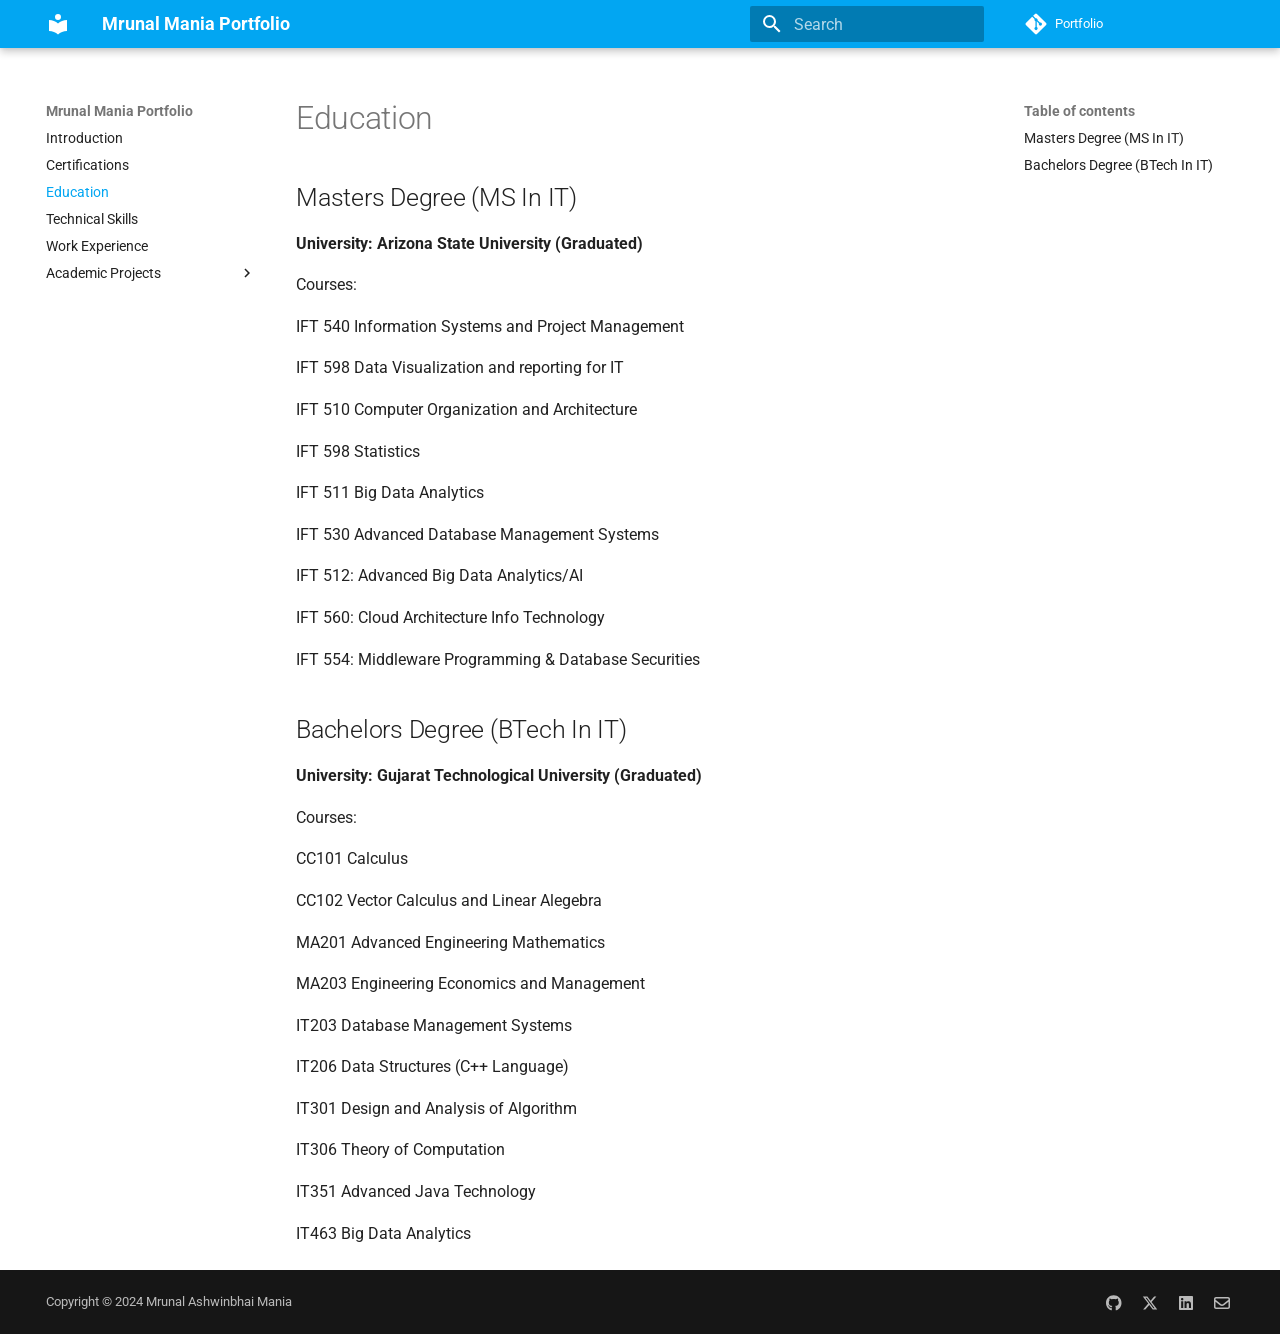
<file: Education/index.html>
<!doctype html>
<html lang="en" class="no-js">
  <head>
    
      <meta charset="utf-8">
      <meta name="viewport" content="width=device-width,initial-scale=1">
      
      
      
        <link rel="canonical" href="https://mrunalmania.github.io/portfolio/Education/">
      
      
        <link rel="prev" href="../Certifications/">
      
      
        <link rel="next" href="../Technical%20Skills/">
      
      
      <link rel="icon" href="../assets/images/favicon.png">
      <meta name="generator" content="mkdocs-1.6.0, mkdocs-material-9.5.26">
    
    
      
        <title>Education - Mrunal Mania Portfolio</title>
      
    
    
      <link rel="stylesheet" href="../assets/stylesheets/main.6543a935.min.css">
      
        
        <link rel="stylesheet" href="../assets/stylesheets/palette.06af60db.min.css">
      
      


    
    
      
    
    
      
        
        
        <link rel="preconnect" href="https://fonts.gstatic.com" crossorigin>
        <link rel="stylesheet" href="https://fonts.googleapis.com/css?family=Roboto:300,300i,400,400i,700,700i%7CRoboto+Mono:400,400i,700,700i&display=fallback">
        <style>:root{--md-text-font:"Roboto";--md-code-font:"Roboto Mono"}</style>
      
    
    
    <script>__md_scope=new URL("..",location),__md_hash=e=>[...e].reduce((e,_)=>(e<<5)-e+_.charCodeAt(0),0),__md_get=(e,_=localStorage,t=__md_scope)=>JSON.parse(_.getItem(t.pathname+"."+e)),__md_set=(e,_,t=localStorage,a=__md_scope)=>{try{t.setItem(a.pathname+"."+e,JSON.stringify(_))}catch(e){}}</script>
    
      

    
    
    
   <link href="../assets/stylesheets/glightbox.min.css" rel="stylesheet"/><style>
    html.glightbox-open { overflow: initial; height: 100%; }
    .gslide-title { margin-top: 0px; user-select: text; }
    .gslide-desc { color: #666; user-select: text; }
    .gslide-image img { background: white; }
    .gscrollbar-fixer { padding-right: 15px; }
    .gdesc-inner { font-size: 0.75rem; }
    body[data-md-color-scheme="slate"] .gdesc-inner { background: var(--md-default-bg-color);}
    body[data-md-color-scheme="slate"] .gslide-title { color: var(--md-default-fg-color);}
    body[data-md-color-scheme="slate"] .gslide-desc { color: var(--md-default-fg-color);}</style> <script src="../assets/javascripts/glightbox.min.js"></script></head>
  
  
    
    
    
    
    
    <body dir="ltr" data-md-color-scheme="default" data-md-color-primary="light-blue" data-md-color-accent="indigo">
  
    
    <input class="md-toggle" data-md-toggle="drawer" type="checkbox" id="__drawer" autocomplete="off">
    <input class="md-toggle" data-md-toggle="search" type="checkbox" id="__search" autocomplete="off">
    <label class="md-overlay" for="__drawer"></label>
    <div data-md-component="skip">
      
        
        <a href="#masters-degree-ms-in-it" class="md-skip">
          Skip to content
        </a>
      
    </div>
    <div data-md-component="announce">
      
    </div>
    
    
      

  

<header class="md-header md-header--shadow" data-md-component="header">
  <nav class="md-header__inner md-grid" aria-label="Header">
    <a href=".." title="Mrunal Mania Portfolio" class="md-header__button md-logo" aria-label="Mrunal Mania Portfolio" data-md-component="logo">
      
  
  <svg xmlns="http://www.w3.org/2000/svg" viewBox="0 0 24 24"><path d="M12 8a3 3 0 0 0 3-3 3 3 0 0 0-3-3 3 3 0 0 0-3 3 3 3 0 0 0 3 3m0 3.54C9.64 9.35 6.5 8 3 8v11c3.5 0 6.64 1.35 9 3.54 2.36-2.19 5.5-3.54 9-3.54V8c-3.5 0-6.64 1.35-9 3.54Z"/></svg>

    </a>
    <label class="md-header__button md-icon" for="__drawer">
      
      <svg xmlns="http://www.w3.org/2000/svg" viewBox="0 0 24 24"><path d="M3 6h18v2H3V6m0 5h18v2H3v-2m0 5h18v2H3v-2Z"/></svg>
    </label>
    <div class="md-header__title" data-md-component="header-title">
      <div class="md-header__ellipsis">
        <div class="md-header__topic">
          <span class="md-ellipsis">
            Mrunal Mania Portfolio
          </span>
        </div>
        <div class="md-header__topic" data-md-component="header-topic">
          <span class="md-ellipsis">
            
              Education
            
          </span>
        </div>
      </div>
    </div>
    
      
    
    
    
    
      <label class="md-header__button md-icon" for="__search">
        
        <svg xmlns="http://www.w3.org/2000/svg" viewBox="0 0 24 24"><path d="M9.5 3A6.5 6.5 0 0 1 16 9.5c0 1.61-.59 3.09-1.56 4.23l.27.27h.79l5 5-1.5 1.5-5-5v-.79l-.27-.27A6.516 6.516 0 0 1 9.5 16 6.5 6.5 0 0 1 3 9.5 6.5 6.5 0 0 1 9.5 3m0 2C7 5 5 7 5 9.5S7 14 9.5 14 14 12 14 9.5 12 5 9.5 5Z"/></svg>
      </label>
      <div class="md-search" data-md-component="search" role="dialog">
  <label class="md-search__overlay" for="__search"></label>
  <div class="md-search__inner" role="search">
    <form class="md-search__form" name="search">
      <input type="text" class="md-search__input" name="query" aria-label="Search" placeholder="Search" autocapitalize="off" autocorrect="off" autocomplete="off" spellcheck="false" data-md-component="search-query" required>
      <label class="md-search__icon md-icon" for="__search">
        
        <svg xmlns="http://www.w3.org/2000/svg" viewBox="0 0 24 24"><path d="M9.5 3A6.5 6.5 0 0 1 16 9.5c0 1.61-.59 3.09-1.56 4.23l.27.27h.79l5 5-1.5 1.5-5-5v-.79l-.27-.27A6.516 6.516 0 0 1 9.5 16 6.5 6.5 0 0 1 3 9.5 6.5 6.5 0 0 1 9.5 3m0 2C7 5 5 7 5 9.5S7 14 9.5 14 14 12 14 9.5 12 5 9.5 5Z"/></svg>
        
        <svg xmlns="http://www.w3.org/2000/svg" viewBox="0 0 320 512"><!--! Font Awesome Free 6.5.2 by @fontawesome - https://fontawesome.com License - https://fontawesome.com/license/free (Icons: CC BY 4.0, Fonts: SIL OFL 1.1, Code: MIT License) Copyright 2024 Fonticons, Inc.--><path d="M41.4 233.4c-12.5 12.5-12.5 32.8 0 45.3l160 160c12.5 12.5 32.8 12.5 45.3 0s12.5-32.8 0-45.3L109.3 256l137.3-137.4c12.5-12.5 12.5-32.8 0-45.3s-32.8-12.5-45.3 0l-160 160z"/></svg>
      </label>
      <nav class="md-search__options" aria-label="Search">
        
        <button type="reset" class="md-search__icon md-icon" title="Clear" aria-label="Clear" tabindex="-1">
          
          <svg xmlns="http://www.w3.org/2000/svg" viewBox="0 0 24 24"><path d="M19 6.41 17.59 5 12 10.59 6.41 5 5 6.41 10.59 12 5 17.59 6.41 19 12 13.41 17.59 19 19 17.59 13.41 12 19 6.41Z"/></svg>
        </button>
      </nav>
      
        <div class="md-search__suggest" data-md-component="search-suggest"></div>
      
    </form>
    <div class="md-search__output">
      <div class="md-search__scrollwrap" tabindex="0" data-md-scrollfix>
        <div class="md-search-result" data-md-component="search-result">
          <div class="md-search-result__meta">
            Initializing search
          </div>
          <ol class="md-search-result__list" role="presentation"></ol>
        </div>
      </div>
    </div>
  </div>
</div>
    
    
      <div class="md-header__source">
        <a href="https://github.com/mrunalmania/Pytorch-Learning" title="Go to repository" class="md-source" data-md-component="source">
  <div class="md-source__icon md-icon">
    
    <svg xmlns="http://www.w3.org/2000/svg" viewBox="0 0 448 512"><!--! Font Awesome Free 6.5.2 by @fontawesome - https://fontawesome.com License - https://fontawesome.com/license/free (Icons: CC BY 4.0, Fonts: SIL OFL 1.1, Code: MIT License) Copyright 2024 Fonticons, Inc.--><path d="M439.55 236.05 244 40.45a28.87 28.87 0 0 0-40.81 0l-40.66 40.63 51.52 51.52c27.06-9.14 52.68 16.77 43.39 43.68l49.66 49.66c34.23-11.8 61.18 31 35.47 56.69-26.49 26.49-70.21-2.87-56-37.34L240.22 199v121.85c25.3 12.54 22.26 41.85 9.08 55a34.34 34.34 0 0 1-48.55 0c-17.57-17.6-11.07-46.91 11.25-56v-123c-20.8-8.51-24.6-30.74-18.64-45L142.57 101 8.45 235.14a28.86 28.86 0 0 0 0 40.81l195.61 195.6a28.86 28.86 0 0 0 40.8 0l194.69-194.69a28.86 28.86 0 0 0 0-40.81z"/></svg>
  </div>
  <div class="md-source__repository">
    Portfolio
  </div>
</a>
      </div>
    
  </nav>
  
</header>
    
    <div class="md-container" data-md-component="container">
      
      
        
          
        
      
      <main class="md-main" data-md-component="main">
        <div class="md-main__inner md-grid">
          
            
              
              <div class="md-sidebar md-sidebar--primary" data-md-component="sidebar" data-md-type="navigation" >
                <div class="md-sidebar__scrollwrap">
                  <div class="md-sidebar__inner">
                    



<nav class="md-nav md-nav--primary" aria-label="Navigation" data-md-level="0">
  <label class="md-nav__title" for="__drawer">
    <a href=".." title="Mrunal Mania Portfolio" class="md-nav__button md-logo" aria-label="Mrunal Mania Portfolio" data-md-component="logo">
      
  
  <svg xmlns="http://www.w3.org/2000/svg" viewBox="0 0 24 24"><path d="M12 8a3 3 0 0 0 3-3 3 3 0 0 0-3-3 3 3 0 0 0-3 3 3 3 0 0 0 3 3m0 3.54C9.64 9.35 6.5 8 3 8v11c3.5 0 6.64 1.35 9 3.54 2.36-2.19 5.5-3.54 9-3.54V8c-3.5 0-6.64 1.35-9 3.54Z"/></svg>

    </a>
    Mrunal Mania Portfolio
  </label>
  
    <div class="md-nav__source">
      <a href="https://github.com/mrunalmania/Pytorch-Learning" title="Go to repository" class="md-source" data-md-component="source">
  <div class="md-source__icon md-icon">
    
    <svg xmlns="http://www.w3.org/2000/svg" viewBox="0 0 448 512"><!--! Font Awesome Free 6.5.2 by @fontawesome - https://fontawesome.com License - https://fontawesome.com/license/free (Icons: CC BY 4.0, Fonts: SIL OFL 1.1, Code: MIT License) Copyright 2024 Fonticons, Inc.--><path d="M439.55 236.05 244 40.45a28.87 28.87 0 0 0-40.81 0l-40.66 40.63 51.52 51.52c27.06-9.14 52.68 16.77 43.39 43.68l49.66 49.66c34.23-11.8 61.18 31 35.47 56.69-26.49 26.49-70.21-2.87-56-37.34L240.22 199v121.85c25.3 12.54 22.26 41.85 9.08 55a34.34 34.34 0 0 1-48.55 0c-17.57-17.6-11.07-46.91 11.25-56v-123c-20.8-8.51-24.6-30.74-18.64-45L142.57 101 8.45 235.14a28.86 28.86 0 0 0 0 40.81l195.61 195.6a28.86 28.86 0 0 0 40.8 0l194.69-194.69a28.86 28.86 0 0 0 0-40.81z"/></svg>
  </div>
  <div class="md-source__repository">
    Portfolio
  </div>
</a>
    </div>
  
  <ul class="md-nav__list" data-md-scrollfix>
    
      
      
  
  
  
  
    <li class="md-nav__item">
      <a href=".." class="md-nav__link">
        
  
  <span class="md-ellipsis">
    Introduction
  </span>
  

      </a>
    </li>
  

    
      
      
  
  
  
  
    <li class="md-nav__item">
      <a href="../Certifications/" class="md-nav__link">
        
  
  <span class="md-ellipsis">
    Certifications
  </span>
  

      </a>
    </li>
  

    
      
      
  
  
    
  
  
  
    <li class="md-nav__item md-nav__item--active">
      
      <input class="md-nav__toggle md-toggle" type="checkbox" id="__toc">
      
      
      
        <label class="md-nav__link md-nav__link--active" for="__toc">
          
  
  <span class="md-ellipsis">
    Education
  </span>
  

          <span class="md-nav__icon md-icon"></span>
        </label>
      
      <a href="./" class="md-nav__link md-nav__link--active">
        
  
  <span class="md-ellipsis">
    Education
  </span>
  

      </a>
      
        

<nav class="md-nav md-nav--secondary" aria-label="Table of contents">
  
  
  
  
    <label class="md-nav__title" for="__toc">
      <span class="md-nav__icon md-icon"></span>
      Table of contents
    </label>
    <ul class="md-nav__list" data-md-component="toc" data-md-scrollfix>
      
        <li class="md-nav__item">
  <a href="#masters-degree-ms-in-it" class="md-nav__link">
    <span class="md-ellipsis">
      Masters Degree (MS In IT)
    </span>
  </a>
  
</li>
      
        <li class="md-nav__item">
  <a href="#bachelors-degree-btech-in-it" class="md-nav__link">
    <span class="md-ellipsis">
      Bachelors Degree (BTech In IT)
    </span>
  </a>
  
</li>
      
    </ul>
  
</nav>
      
    </li>
  

    
      
      
  
  
  
  
    <li class="md-nav__item">
      <a href="../Technical%20Skills/" class="md-nav__link">
        
  
  <span class="md-ellipsis">
    Technical Skills
  </span>
  

      </a>
    </li>
  

    
      
      
  
  
  
  
    <li class="md-nav__item">
      <a href="../Work%20Experience/" class="md-nav__link">
        
  
  <span class="md-ellipsis">
    Work Experience
  </span>
  

      </a>
    </li>
  

    
      
      
  
  
  
  
    
    
    
    
    <li class="md-nav__item md-nav__item--nested">
      
        
        
        <input class="md-nav__toggle md-toggle " type="checkbox" id="__nav_6" >
        
          
          <label class="md-nav__link" for="__nav_6" id="__nav_6_label" tabindex="0">
            
  
  <span class="md-ellipsis">
    Academic Projects
  </span>
  

            <span class="md-nav__icon md-icon"></span>
          </label>
        
        <nav class="md-nav" data-md-level="1" aria-labelledby="__nav_6_label" aria-expanded="false">
          <label class="md-nav__title" for="__nav_6">
            <span class="md-nav__icon md-icon"></span>
            Academic Projects
          </label>
          <ul class="md-nav__list" data-md-scrollfix>
            
              
                
  
  
  
  
    <li class="md-nav__item">
      <a href="../Academic%20Projects/Finance%20Bot/" class="md-nav__link">
        
  
  <span class="md-ellipsis">
    Finance Bot
  </span>
  

      </a>
    </li>
  

              
            
              
                
  
  
  
  
    <li class="md-nav__item">
      <a href="../Academic%20Projects/Instruct%20BLIP/" class="md-nav__link">
        
  
  <span class="md-ellipsis">
    Instruct BLIP
  </span>
  

      </a>
    </li>
  

              
            
              
                
  
  
  
  
    <li class="md-nav__item">
      <a href="../Academic%20Projects/Zybook%20Harmony/" class="md-nav__link">
        
  
  <span class="md-ellipsis">
    Zybook Harmony
  </span>
  

      </a>
    </li>
  

              
            
          </ul>
        </nav>
      
    </li>
  

    
  </ul>
</nav>
                  </div>
                </div>
              </div>
            
            
              
              <div class="md-sidebar md-sidebar--secondary" data-md-component="sidebar" data-md-type="toc" >
                <div class="md-sidebar__scrollwrap">
                  <div class="md-sidebar__inner">
                    

<nav class="md-nav md-nav--secondary" aria-label="Table of contents">
  
  
  
  
    <label class="md-nav__title" for="__toc">
      <span class="md-nav__icon md-icon"></span>
      Table of contents
    </label>
    <ul class="md-nav__list" data-md-component="toc" data-md-scrollfix>
      
        <li class="md-nav__item">
  <a href="#masters-degree-ms-in-it" class="md-nav__link">
    <span class="md-ellipsis">
      Masters Degree (MS In IT)
    </span>
  </a>
  
</li>
      
        <li class="md-nav__item">
  <a href="#bachelors-degree-btech-in-it" class="md-nav__link">
    <span class="md-ellipsis">
      Bachelors Degree (BTech In IT)
    </span>
  </a>
  
</li>
      
    </ul>
  
</nav>
                  </div>
                </div>
              </div>
            
          
          
            <div class="md-content" data-md-component="content">
              <article class="md-content__inner md-typeset">
                
                  

  
  


  <h1>Education</h1>

<h2 id="masters-degree-ms-in-it">Masters Degree (MS In IT)</h2>
<p><b>University: Arizona State University (Graduated) </b></p>
<p>Courses:</p>
<p>IFT 540 Information Systems and Project Management</p>
<p>IFT 598 Data Visualization and reporting for IT</p>
<p>IFT 510 Computer Organization and Architecture</p>
<p>IFT 598 Statistics</p>
<p>IFT 511 Big Data Analytics</p>
<p>IFT 530 Advanced Database Management Systems</p>
<p>IFT 512: Advanced Big Data Analytics/AI</p>
<p>IFT 560: Cloud Architecture Info Technology</p>
<p>IFT 554: Middleware Programming &amp; Database Securities</p>
<h2 id="bachelors-degree-btech-in-it">Bachelors Degree (BTech In IT)</h2>
<p><b>University: Gujarat Technological University (Graduated) </b></p>
<p>Courses:</p>
<p>CC101 Calculus</p>
<p>CC102 Vector Calculus and Linear Alegebra</p>
<p>MA201 Advanced Engineering Mathematics</p>
<p>MA203 Engineering Economics and Management</p>
<p>IT203 Database Management Systems</p>
<p>IT206 Data Structures (C++ Language)</p>
<p>IT301 Design and Analysis of Algorithm</p>
<p>IT306 Theory of Computation</p>
<p>IT351 Advanced Java Technology</p>
<p>IT463 Big Data Analytics</p>












                
              </article>
            </div>
          
          
<script>var target=document.getElementById(location.hash.slice(1));target&&target.name&&(target.checked=target.name.startsWith("__tabbed_"))</script>
        </div>
        
      </main>
      
        <footer class="md-footer">
  
  <div class="md-footer-meta md-typeset">
    <div class="md-footer-meta__inner md-grid">
      <div class="md-copyright">
  
    <div class="md-copyright__highlight">
      Copyright &copy; 2024 Mrunal Ashwinbhai Mania
    </div>
  
  
</div>
      
        <div class="md-social">
  
    
    
    
    
    <a href="https://github.com/mrunalmania" target="_blank" rel="noopener" title="mrunalmania" class="md-social__link">
      <svg xmlns="http://www.w3.org/2000/svg" viewBox="0 0 496 512"><!--! Font Awesome Free 6.5.2 by @fontawesome - https://fontawesome.com License - https://fontawesome.com/license/free (Icons: CC BY 4.0, Fonts: SIL OFL 1.1, Code: MIT License) Copyright 2024 Fonticons, Inc.--><path d="M165.9 397.4c0 2-2.3 3.6-5.2 3.6-3.3.3-5.6-1.3-5.6-3.6 0-2 2.3-3.6 5.2-3.6 3-.3 5.6 1.3 5.6 3.6zm-31.1-4.5c-.7 2 1.3 4.3 4.3 4.9 2.6 1 5.6 0 6.2-2s-1.3-4.3-4.3-5.2c-2.6-.7-5.5.3-6.2 2.3zm44.2-1.7c-2.9.7-4.9 2.6-4.6 4.9.3 2 2.9 3.3 5.9 2.6 2.9-.7 4.9-2.6 4.6-4.6-.3-1.9-3-3.2-5.9-2.9zM244.8 8C106.1 8 0 113.3 0 252c0 110.9 69.8 205.8 169.5 239.2 12.8 2.3 17.3-5.6 17.3-12.1 0-6.2-.3-40.4-.3-61.4 0 0-70 15-84.7-29.8 0 0-11.4-29.1-27.8-36.6 0 0-22.9-15.7 1.6-15.4 0 0 24.9 2 38.6 25.8 21.9 38.6 58.6 27.5 72.9 20.9 2.3-16 8.8-27.1 16-33.7-55.9-6.2-112.3-14.3-112.3-110.5 0-27.5 7.6-41.3 23.6-58.9-2.6-6.5-11.1-33.3 2.6-67.9 20.9-6.5 69 27 69 27 20-5.6 41.5-8.5 62.8-8.5s42.8 2.9 62.8 8.5c0 0 48.1-33.6 69-27 13.7 34.7 5.2 61.4 2.6 67.9 16 17.7 25.8 31.5 25.8 58.9 0 96.5-58.9 104.2-114.8 110.5 9.2 7.9 17 22.9 17 46.4 0 33.7-.3 75.4-.3 83.6 0 6.5 4.6 14.4 17.3 12.1C428.2 457.8 496 362.9 496 252 496 113.3 383.5 8 244.8 8zM97.2 352.9c-1.3 1-1 3.3.7 5.2 1.6 1.6 3.9 2.3 5.2 1 1.3-1 1-3.3-.7-5.2-1.6-1.6-3.9-2.3-5.2-1zm-10.8-8.1c-.7 1.3.3 2.9 2.3 3.9 1.6 1 3.6.7 4.3-.7.7-1.3-.3-2.9-2.3-3.9-2-.6-3.6-.3-4.3.7zm32.4 35.6c-1.6 1.3-1 4.3 1.3 6.2 2.3 2.3 5.2 2.6 6.5 1 1.3-1.3.7-4.3-1.3-6.2-2.2-2.3-5.2-2.6-6.5-1zm-11.4-14.7c-1.6 1-1.6 3.6 0 5.9 1.6 2.3 4.3 3.3 5.6 2.3 1.6-1.3 1.6-3.9 0-6.2-1.4-2.3-4-3.3-5.6-2z"/></svg>
    </a>
  
    
    
    
    
    <a href="https://x.com/mrunal_panna" target="_blank" rel="noopener" title="mrunal_panna" class="md-social__link">
      <svg xmlns="http://www.w3.org/2000/svg" viewBox="0 0 512 512"><!--! Font Awesome Free 6.5.2 by @fontawesome - https://fontawesome.com License - https://fontawesome.com/license/free (Icons: CC BY 4.0, Fonts: SIL OFL 1.1, Code: MIT License) Copyright 2024 Fonticons, Inc.--><path d="M389.2 48h70.6L305.6 224.2 487 464H345L233.7 318.6 106.5 464H35.8l164.9-188.5L26.8 48h145.6l100.5 132.9L389.2 48zm-24.8 373.8h39.1L151.1 88h-42l255.3 333.8z"/></svg>
    </a>
  
    
    
    
    
    <a href="https://www.linkedin.com/in/mrunalmania/" target="_blank" rel="noopener" title="Mrunal Mania" class="md-social__link">
      <svg xmlns="http://www.w3.org/2000/svg" viewBox="0 0 448 512"><!--! Font Awesome Free 6.5.2 by @fontawesome - https://fontawesome.com License - https://fontawesome.com/license/free (Icons: CC BY 4.0, Fonts: SIL OFL 1.1, Code: MIT License) Copyright 2024 Fonticons, Inc.--><path d="M416 32H31.9C14.3 32 0 46.5 0 64.3v383.4C0 465.5 14.3 480 31.9 480H416c17.6 0 32-14.5 32-32.3V64.3c0-17.8-14.4-32.3-32-32.3zM135.4 416H69V202.2h66.5V416zm-33.2-243c-21.3 0-38.5-17.3-38.5-38.5S80.9 96 102.2 96c21.2 0 38.5 17.3 38.5 38.5 0 21.3-17.2 38.5-38.5 38.5zm282.1 243h-66.4V312c0-24.8-.5-56.7-34.5-56.7-34.6 0-39.9 27-39.9 54.9V416h-66.4V202.2h63.7v29.2h.9c8.9-16.8 30.6-34.5 62.9-34.5 67.2 0 79.7 44.3 79.7 101.9V416z"/></svg>
    </a>
  
    
    
    
    
    <a href="mailto:mmania1@asu.edu" target="_blank" rel="noopener" title="send me an email" class="md-social__link">
      <svg xmlns="http://www.w3.org/2000/svg" viewBox="0 0 512 512"><!--! Font Awesome Free 6.5.2 by @fontawesome - https://fontawesome.com License - https://fontawesome.com/license/free (Icons: CC BY 4.0, Fonts: SIL OFL 1.1, Code: MIT License) Copyright 2024 Fonticons, Inc.--><path d="M64 112c-8.8 0-16 7.2-16 16v22.1l172.5 141.6c20.7 17 50.4 17 71.1 0L464 150.1V128c0-8.8-7.2-16-16-16H64zM48 212.2V384c0 8.8 7.2 16 16 16h384c8.8 0 16-7.2 16-16V212.2L322 328.8c-38.4 31.5-93.7 31.5-132 0L48 212.2zM0 128c0-35.3 28.7-64 64-64h384c35.3 0 64 28.7 64 64v256c0 35.3-28.7 64-64 64H64c-35.3 0-64-28.7-64-64V128z"/></svg>
    </a>
  
</div>
      
    </div>
  </div>
</footer>
      
    </div>
    <div class="md-dialog" data-md-component="dialog">
      <div class="md-dialog__inner md-typeset"></div>
    </div>
    
    
    <script id="__config" type="application/json">{"base": "..", "features": ["search.suggest"], "search": "../assets/javascripts/workers/search.b8dbb3d2.min.js", "translations": {"clipboard.copied": "Copied to clipboard", "clipboard.copy": "Copy to clipboard", "search.result.more.one": "1 more on this page", "search.result.more.other": "# more on this page", "search.result.none": "No matching documents", "search.result.one": "1 matching document", "search.result.other": "# matching documents", "search.result.placeholder": "Type to start searching", "search.result.term.missing": "Missing", "select.version": "Select version"}}</script>
    
    
      <script src="../assets/javascripts/bundle.ad660dcc.min.js"></script>
      
    
  <script id="init-glightbox">const lightbox = GLightbox({"touchNavigation": true, "loop": false, "zoomable": true, "draggable": true, "openEffect": "zoom", "closeEffect": "zoom", "slideEffect": "slide"});
document$.subscribe(() => { lightbox.reload() });
</script></body>
</html>
</file>
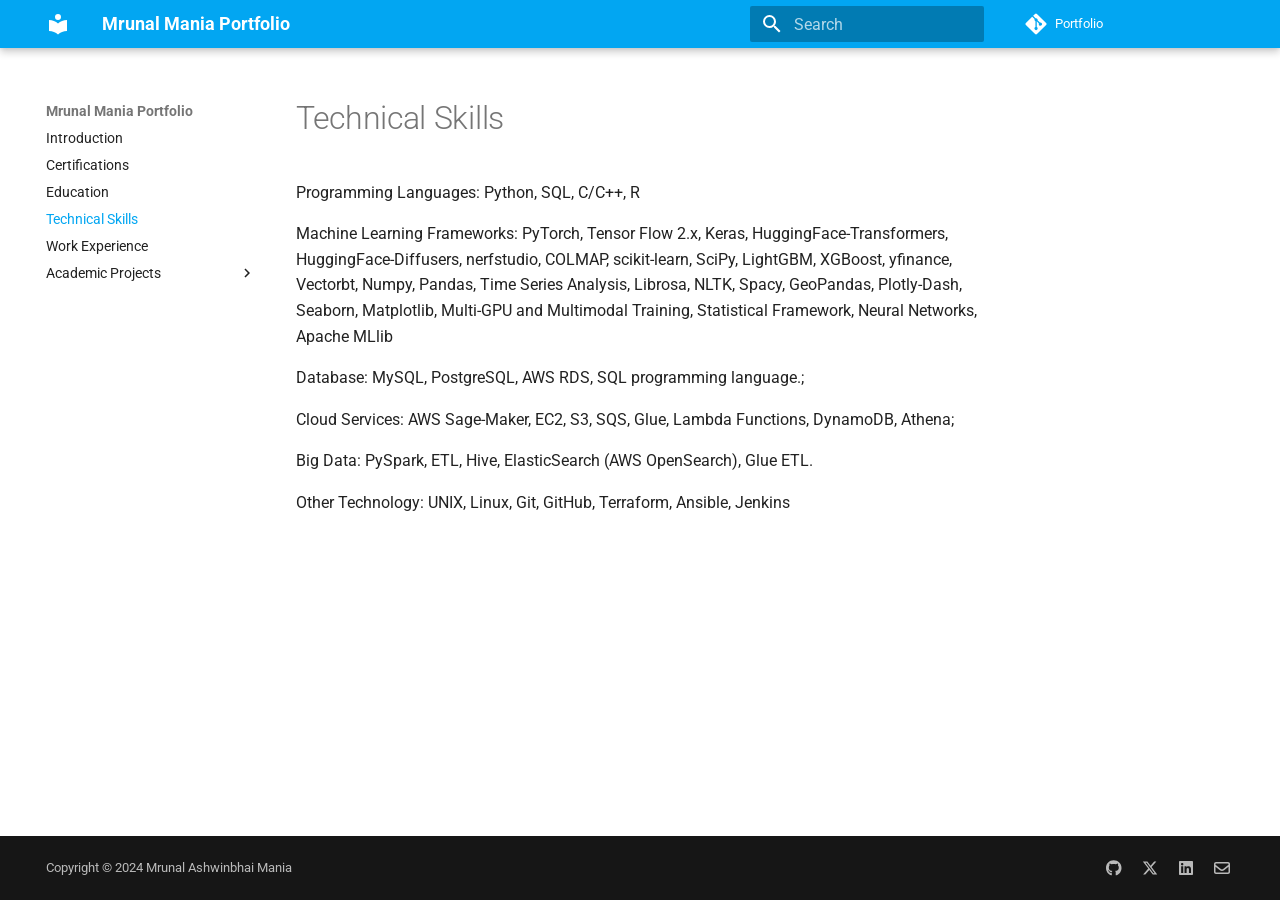
<file: Technical Skills/index.html>
<!doctype html>
<html lang="en" class="no-js">
  <head>
    
      <meta charset="utf-8">
      <meta name="viewport" content="width=device-width,initial-scale=1">
      
      
      
        <link rel="canonical" href="https://mrunalmania.github.io/portfolio/Technical%20Skills/">
      
      
        <link rel="prev" href="../Education/">
      
      
        <link rel="next" href="../Work%20Experience/">
      
      
      <link rel="icon" href="../assets/images/favicon.png">
      <meta name="generator" content="mkdocs-1.6.0, mkdocs-material-9.5.26">
    
    
      
        <title>Technical Skills - Mrunal Mania Portfolio</title>
      
    
    
      <link rel="stylesheet" href="../assets/stylesheets/main.6543a935.min.css">
      
        
        <link rel="stylesheet" href="../assets/stylesheets/palette.06af60db.min.css">
      
      


    
    
      
    
    
      
        
        
        <link rel="preconnect" href="https://fonts.gstatic.com" crossorigin>
        <link rel="stylesheet" href="https://fonts.googleapis.com/css?family=Roboto:300,300i,400,400i,700,700i%7CRoboto+Mono:400,400i,700,700i&display=fallback">
        <style>:root{--md-text-font:"Roboto";--md-code-font:"Roboto Mono"}</style>
      
    
    
    <script>__md_scope=new URL("..",location),__md_hash=e=>[...e].reduce((e,_)=>(e<<5)-e+_.charCodeAt(0),0),__md_get=(e,_=localStorage,t=__md_scope)=>JSON.parse(_.getItem(t.pathname+"."+e)),__md_set=(e,_,t=localStorage,a=__md_scope)=>{try{t.setItem(a.pathname+"."+e,JSON.stringify(_))}catch(e){}}</script>
    
      

    
    
    
   <link href="../assets/stylesheets/glightbox.min.css" rel="stylesheet"/><style>
    html.glightbox-open { overflow: initial; height: 100%; }
    .gslide-title { margin-top: 0px; user-select: text; }
    .gslide-desc { color: #666; user-select: text; }
    .gslide-image img { background: white; }
    .gscrollbar-fixer { padding-right: 15px; }
    .gdesc-inner { font-size: 0.75rem; }
    body[data-md-color-scheme="slate"] .gdesc-inner { background: var(--md-default-bg-color);}
    body[data-md-color-scheme="slate"] .gslide-title { color: var(--md-default-fg-color);}
    body[data-md-color-scheme="slate"] .gslide-desc { color: var(--md-default-fg-color);}</style> <script src="../assets/javascripts/glightbox.min.js"></script></head>
  
  
    
    
    
    
    
    <body dir="ltr" data-md-color-scheme="default" data-md-color-primary="light-blue" data-md-color-accent="indigo">
  
    
    <input class="md-toggle" data-md-toggle="drawer" type="checkbox" id="__drawer" autocomplete="off">
    <input class="md-toggle" data-md-toggle="search" type="checkbox" id="__search" autocomplete="off">
    <label class="md-overlay" for="__drawer"></label>
    <div data-md-component="skip">
      
    </div>
    <div data-md-component="announce">
      
    </div>
    
    
      

  

<header class="md-header md-header--shadow" data-md-component="header">
  <nav class="md-header__inner md-grid" aria-label="Header">
    <a href=".." title="Mrunal Mania Portfolio" class="md-header__button md-logo" aria-label="Mrunal Mania Portfolio" data-md-component="logo">
      
  
  <svg xmlns="http://www.w3.org/2000/svg" viewBox="0 0 24 24"><path d="M12 8a3 3 0 0 0 3-3 3 3 0 0 0-3-3 3 3 0 0 0-3 3 3 3 0 0 0 3 3m0 3.54C9.64 9.35 6.5 8 3 8v11c3.5 0 6.64 1.35 9 3.54 2.36-2.19 5.5-3.54 9-3.54V8c-3.5 0-6.64 1.35-9 3.54Z"/></svg>

    </a>
    <label class="md-header__button md-icon" for="__drawer">
      
      <svg xmlns="http://www.w3.org/2000/svg" viewBox="0 0 24 24"><path d="M3 6h18v2H3V6m0 5h18v2H3v-2m0 5h18v2H3v-2Z"/></svg>
    </label>
    <div class="md-header__title" data-md-component="header-title">
      <div class="md-header__ellipsis">
        <div class="md-header__topic">
          <span class="md-ellipsis">
            Mrunal Mania Portfolio
          </span>
        </div>
        <div class="md-header__topic" data-md-component="header-topic">
          <span class="md-ellipsis">
            
              Technical Skills
            
          </span>
        </div>
      </div>
    </div>
    
      
    
    
    
    
      <label class="md-header__button md-icon" for="__search">
        
        <svg xmlns="http://www.w3.org/2000/svg" viewBox="0 0 24 24"><path d="M9.5 3A6.5 6.5 0 0 1 16 9.5c0 1.61-.59 3.09-1.56 4.23l.27.27h.79l5 5-1.5 1.5-5-5v-.79l-.27-.27A6.516 6.516 0 0 1 9.5 16 6.5 6.5 0 0 1 3 9.5 6.5 6.5 0 0 1 9.5 3m0 2C7 5 5 7 5 9.5S7 14 9.5 14 14 12 14 9.5 12 5 9.5 5Z"/></svg>
      </label>
      <div class="md-search" data-md-component="search" role="dialog">
  <label class="md-search__overlay" for="__search"></label>
  <div class="md-search__inner" role="search">
    <form class="md-search__form" name="search">
      <input type="text" class="md-search__input" name="query" aria-label="Search" placeholder="Search" autocapitalize="off" autocorrect="off" autocomplete="off" spellcheck="false" data-md-component="search-query" required>
      <label class="md-search__icon md-icon" for="__search">
        
        <svg xmlns="http://www.w3.org/2000/svg" viewBox="0 0 24 24"><path d="M9.5 3A6.5 6.5 0 0 1 16 9.5c0 1.61-.59 3.09-1.56 4.23l.27.27h.79l5 5-1.5 1.5-5-5v-.79l-.27-.27A6.516 6.516 0 0 1 9.5 16 6.5 6.5 0 0 1 3 9.5 6.5 6.5 0 0 1 9.5 3m0 2C7 5 5 7 5 9.5S7 14 9.5 14 14 12 14 9.5 12 5 9.5 5Z"/></svg>
        
        <svg xmlns="http://www.w3.org/2000/svg" viewBox="0 0 320 512"><!--! Font Awesome Free 6.5.2 by @fontawesome - https://fontawesome.com License - https://fontawesome.com/license/free (Icons: CC BY 4.0, Fonts: SIL OFL 1.1, Code: MIT License) Copyright 2024 Fonticons, Inc.--><path d="M41.4 233.4c-12.5 12.5-12.5 32.8 0 45.3l160 160c12.5 12.5 32.8 12.5 45.3 0s12.5-32.8 0-45.3L109.3 256l137.3-137.4c12.5-12.5 12.5-32.8 0-45.3s-32.8-12.5-45.3 0l-160 160z"/></svg>
      </label>
      <nav class="md-search__options" aria-label="Search">
        
        <button type="reset" class="md-search__icon md-icon" title="Clear" aria-label="Clear" tabindex="-1">
          
          <svg xmlns="http://www.w3.org/2000/svg" viewBox="0 0 24 24"><path d="M19 6.41 17.59 5 12 10.59 6.41 5 5 6.41 10.59 12 5 17.59 6.41 19 12 13.41 17.59 19 19 17.59 13.41 12 19 6.41Z"/></svg>
        </button>
      </nav>
      
        <div class="md-search__suggest" data-md-component="search-suggest"></div>
      
    </form>
    <div class="md-search__output">
      <div class="md-search__scrollwrap" tabindex="0" data-md-scrollfix>
        <div class="md-search-result" data-md-component="search-result">
          <div class="md-search-result__meta">
            Initializing search
          </div>
          <ol class="md-search-result__list" role="presentation"></ol>
        </div>
      </div>
    </div>
  </div>
</div>
    
    
      <div class="md-header__source">
        <a href="https://github.com/mrunalmania/Pytorch-Learning" title="Go to repository" class="md-source" data-md-component="source">
  <div class="md-source__icon md-icon">
    
    <svg xmlns="http://www.w3.org/2000/svg" viewBox="0 0 448 512"><!--! Font Awesome Free 6.5.2 by @fontawesome - https://fontawesome.com License - https://fontawesome.com/license/free (Icons: CC BY 4.0, Fonts: SIL OFL 1.1, Code: MIT License) Copyright 2024 Fonticons, Inc.--><path d="M439.55 236.05 244 40.45a28.87 28.87 0 0 0-40.81 0l-40.66 40.63 51.52 51.52c27.06-9.14 52.68 16.77 43.39 43.68l49.66 49.66c34.23-11.8 61.18 31 35.47 56.69-26.49 26.49-70.21-2.87-56-37.34L240.22 199v121.85c25.3 12.54 22.26 41.85 9.08 55a34.34 34.34 0 0 1-48.55 0c-17.57-17.6-11.07-46.91 11.25-56v-123c-20.8-8.51-24.6-30.74-18.64-45L142.57 101 8.45 235.14a28.86 28.86 0 0 0 0 40.81l195.61 195.6a28.86 28.86 0 0 0 40.8 0l194.69-194.69a28.86 28.86 0 0 0 0-40.81z"/></svg>
  </div>
  <div class="md-source__repository">
    Portfolio
  </div>
</a>
      </div>
    
  </nav>
  
</header>
    
    <div class="md-container" data-md-component="container">
      
      
        
          
        
      
      <main class="md-main" data-md-component="main">
        <div class="md-main__inner md-grid">
          
            
              
              <div class="md-sidebar md-sidebar--primary" data-md-component="sidebar" data-md-type="navigation" >
                <div class="md-sidebar__scrollwrap">
                  <div class="md-sidebar__inner">
                    



<nav class="md-nav md-nav--primary" aria-label="Navigation" data-md-level="0">
  <label class="md-nav__title" for="__drawer">
    <a href=".." title="Mrunal Mania Portfolio" class="md-nav__button md-logo" aria-label="Mrunal Mania Portfolio" data-md-component="logo">
      
  
  <svg xmlns="http://www.w3.org/2000/svg" viewBox="0 0 24 24"><path d="M12 8a3 3 0 0 0 3-3 3 3 0 0 0-3-3 3 3 0 0 0-3 3 3 3 0 0 0 3 3m0 3.54C9.64 9.35 6.5 8 3 8v11c3.5 0 6.64 1.35 9 3.54 2.36-2.19 5.5-3.54 9-3.54V8c-3.5 0-6.64 1.35-9 3.54Z"/></svg>

    </a>
    Mrunal Mania Portfolio
  </label>
  
    <div class="md-nav__source">
      <a href="https://github.com/mrunalmania/Pytorch-Learning" title="Go to repository" class="md-source" data-md-component="source">
  <div class="md-source__icon md-icon">
    
    <svg xmlns="http://www.w3.org/2000/svg" viewBox="0 0 448 512"><!--! Font Awesome Free 6.5.2 by @fontawesome - https://fontawesome.com License - https://fontawesome.com/license/free (Icons: CC BY 4.0, Fonts: SIL OFL 1.1, Code: MIT License) Copyright 2024 Fonticons, Inc.--><path d="M439.55 236.05 244 40.45a28.87 28.87 0 0 0-40.81 0l-40.66 40.63 51.52 51.52c27.06-9.14 52.68 16.77 43.39 43.68l49.66 49.66c34.23-11.8 61.18 31 35.47 56.69-26.49 26.49-70.21-2.87-56-37.34L240.22 199v121.85c25.3 12.54 22.26 41.85 9.08 55a34.34 34.34 0 0 1-48.55 0c-17.57-17.6-11.07-46.91 11.25-56v-123c-20.8-8.51-24.6-30.74-18.64-45L142.57 101 8.45 235.14a28.86 28.86 0 0 0 0 40.81l195.61 195.6a28.86 28.86 0 0 0 40.8 0l194.69-194.69a28.86 28.86 0 0 0 0-40.81z"/></svg>
  </div>
  <div class="md-source__repository">
    Portfolio
  </div>
</a>
    </div>
  
  <ul class="md-nav__list" data-md-scrollfix>
    
      
      
  
  
  
  
    <li class="md-nav__item">
      <a href=".." class="md-nav__link">
        
  
  <span class="md-ellipsis">
    Introduction
  </span>
  

      </a>
    </li>
  

    
      
      
  
  
  
  
    <li class="md-nav__item">
      <a href="../Certifications/" class="md-nav__link">
        
  
  <span class="md-ellipsis">
    Certifications
  </span>
  

      </a>
    </li>
  

    
      
      
  
  
  
  
    <li class="md-nav__item">
      <a href="../Education/" class="md-nav__link">
        
  
  <span class="md-ellipsis">
    Education
  </span>
  

      </a>
    </li>
  

    
      
      
  
  
    
  
  
  
    <li class="md-nav__item md-nav__item--active">
      
      <input class="md-nav__toggle md-toggle" type="checkbox" id="__toc">
      
      
      
      <a href="./" class="md-nav__link md-nav__link--active">
        
  
  <span class="md-ellipsis">
    Technical Skills
  </span>
  

      </a>
      
    </li>
  

    
      
      
  
  
  
  
    <li class="md-nav__item">
      <a href="../Work%20Experience/" class="md-nav__link">
        
  
  <span class="md-ellipsis">
    Work Experience
  </span>
  

      </a>
    </li>
  

    
      
      
  
  
  
  
    
    
    
    
    <li class="md-nav__item md-nav__item--nested">
      
        
        
        <input class="md-nav__toggle md-toggle " type="checkbox" id="__nav_6" >
        
          
          <label class="md-nav__link" for="__nav_6" id="__nav_6_label" tabindex="0">
            
  
  <span class="md-ellipsis">
    Academic Projects
  </span>
  

            <span class="md-nav__icon md-icon"></span>
          </label>
        
        <nav class="md-nav" data-md-level="1" aria-labelledby="__nav_6_label" aria-expanded="false">
          <label class="md-nav__title" for="__nav_6">
            <span class="md-nav__icon md-icon"></span>
            Academic Projects
          </label>
          <ul class="md-nav__list" data-md-scrollfix>
            
              
                
  
  
  
  
    <li class="md-nav__item">
      <a href="../Academic%20Projects/Finance%20Bot/" class="md-nav__link">
        
  
  <span class="md-ellipsis">
    Finance Bot
  </span>
  

      </a>
    </li>
  

              
            
              
                
  
  
  
  
    <li class="md-nav__item">
      <a href="../Academic%20Projects/Instruct%20BLIP/" class="md-nav__link">
        
  
  <span class="md-ellipsis">
    Instruct BLIP
  </span>
  

      </a>
    </li>
  

              
            
              
                
  
  
  
  
    <li class="md-nav__item">
      <a href="../Academic%20Projects/Zybook%20Harmony/" class="md-nav__link">
        
  
  <span class="md-ellipsis">
    Zybook Harmony
  </span>
  

      </a>
    </li>
  

              
            
          </ul>
        </nav>
      
    </li>
  

    
  </ul>
</nav>
                  </div>
                </div>
              </div>
            
            
              
              <div class="md-sidebar md-sidebar--secondary" data-md-component="sidebar" data-md-type="toc" >
                <div class="md-sidebar__scrollwrap">
                  <div class="md-sidebar__inner">
                    

<nav class="md-nav md-nav--secondary" aria-label="Table of contents">
  
  
  
  
</nav>
                  </div>
                </div>
              </div>
            
          
          
            <div class="md-content" data-md-component="content">
              <article class="md-content__inner md-typeset">
                
                  

  
  


  <h1>Technical Skills</h1>

<p>Programming Languages: Python, SQL, C/C++, R </p>
<p>Machine Learning Frameworks: PyTorch, Tensor Flow 2.x, Keras, HuggingFace-Transformers, HuggingFace-Diffusers, nerfstudio, COLMAP, scikit-learn, SciPy, LightGBM, XGBoost, yfinance, Vectorbt, Numpy, Pandas, Time Series Analysis, Librosa, NLTK, Spacy, GeoPandas, Plotly-Dash, Seaborn, Matplotlib, Multi-GPU and Multimodal Training, Statistical Framework, Neural Networks, Apache MLlib </p>
<p>Database: MySQL, PostgreSQL, AWS RDS, SQL programming language.; </p>
<p>Cloud Services: AWS Sage-Maker, EC2, S3, SQS, Glue, Lambda Functions, DynamoDB, Athena; </p>
<p>Big Data: PySpark, ETL, Hive, ElasticSearch (AWS OpenSearch), Glue ETL. </p>
<p>Other Technology: UNIX, Linux, Git, GitHub, Terraform, Ansible, Jenkins</p>












                
              </article>
            </div>
          
          
<script>var target=document.getElementById(location.hash.slice(1));target&&target.name&&(target.checked=target.name.startsWith("__tabbed_"))</script>
        </div>
        
      </main>
      
        <footer class="md-footer">
  
  <div class="md-footer-meta md-typeset">
    <div class="md-footer-meta__inner md-grid">
      <div class="md-copyright">
  
    <div class="md-copyright__highlight">
      Copyright &copy; 2024 Mrunal Ashwinbhai Mania
    </div>
  
  
</div>
      
        <div class="md-social">
  
    
    
    
    
    <a href="https://github.com/mrunalmania" target="_blank" rel="noopener" title="mrunalmania" class="md-social__link">
      <svg xmlns="http://www.w3.org/2000/svg" viewBox="0 0 496 512"><!--! Font Awesome Free 6.5.2 by @fontawesome - https://fontawesome.com License - https://fontawesome.com/license/free (Icons: CC BY 4.0, Fonts: SIL OFL 1.1, Code: MIT License) Copyright 2024 Fonticons, Inc.--><path d="M165.9 397.4c0 2-2.3 3.6-5.2 3.6-3.3.3-5.6-1.3-5.6-3.6 0-2 2.3-3.6 5.2-3.6 3-.3 5.6 1.3 5.6 3.6zm-31.1-4.5c-.7 2 1.3 4.3 4.3 4.9 2.6 1 5.6 0 6.2-2s-1.3-4.3-4.3-5.2c-2.6-.7-5.5.3-6.2 2.3zm44.2-1.7c-2.9.7-4.9 2.6-4.6 4.9.3 2 2.9 3.3 5.9 2.6 2.9-.7 4.9-2.6 4.6-4.6-.3-1.9-3-3.2-5.9-2.9zM244.8 8C106.1 8 0 113.3 0 252c0 110.9 69.8 205.8 169.5 239.2 12.8 2.3 17.3-5.6 17.3-12.1 0-6.2-.3-40.4-.3-61.4 0 0-70 15-84.7-29.8 0 0-11.4-29.1-27.8-36.6 0 0-22.9-15.7 1.6-15.4 0 0 24.9 2 38.6 25.8 21.9 38.6 58.6 27.5 72.9 20.9 2.3-16 8.8-27.1 16-33.7-55.9-6.2-112.3-14.3-112.3-110.5 0-27.5 7.6-41.3 23.6-58.9-2.6-6.5-11.1-33.3 2.6-67.9 20.9-6.5 69 27 69 27 20-5.6 41.5-8.5 62.8-8.5s42.8 2.9 62.8 8.5c0 0 48.1-33.6 69-27 13.7 34.7 5.2 61.4 2.6 67.9 16 17.7 25.8 31.5 25.8 58.9 0 96.5-58.9 104.2-114.8 110.5 9.2 7.9 17 22.9 17 46.4 0 33.7-.3 75.4-.3 83.6 0 6.5 4.6 14.4 17.3 12.1C428.2 457.8 496 362.9 496 252 496 113.3 383.5 8 244.8 8zM97.2 352.9c-1.3 1-1 3.3.7 5.2 1.6 1.6 3.9 2.3 5.2 1 1.3-1 1-3.3-.7-5.2-1.6-1.6-3.9-2.3-5.2-1zm-10.8-8.1c-.7 1.3.3 2.9 2.3 3.9 1.6 1 3.6.7 4.3-.7.7-1.3-.3-2.9-2.3-3.9-2-.6-3.6-.3-4.3.7zm32.4 35.6c-1.6 1.3-1 4.3 1.3 6.2 2.3 2.3 5.2 2.6 6.5 1 1.3-1.3.7-4.3-1.3-6.2-2.2-2.3-5.2-2.6-6.5-1zm-11.4-14.7c-1.6 1-1.6 3.6 0 5.9 1.6 2.3 4.3 3.3 5.6 2.3 1.6-1.3 1.6-3.9 0-6.2-1.4-2.3-4-3.3-5.6-2z"/></svg>
    </a>
  
    
    
    
    
    <a href="https://x.com/mrunal_panna" target="_blank" rel="noopener" title="mrunal_panna" class="md-social__link">
      <svg xmlns="http://www.w3.org/2000/svg" viewBox="0 0 512 512"><!--! Font Awesome Free 6.5.2 by @fontawesome - https://fontawesome.com License - https://fontawesome.com/license/free (Icons: CC BY 4.0, Fonts: SIL OFL 1.1, Code: MIT License) Copyright 2024 Fonticons, Inc.--><path d="M389.2 48h70.6L305.6 224.2 487 464H345L233.7 318.6 106.5 464H35.8l164.9-188.5L26.8 48h145.6l100.5 132.9L389.2 48zm-24.8 373.8h39.1L151.1 88h-42l255.3 333.8z"/></svg>
    </a>
  
    
    
    
    
    <a href="https://www.linkedin.com/in/mrunalmania/" target="_blank" rel="noopener" title="Mrunal Mania" class="md-social__link">
      <svg xmlns="http://www.w3.org/2000/svg" viewBox="0 0 448 512"><!--! Font Awesome Free 6.5.2 by @fontawesome - https://fontawesome.com License - https://fontawesome.com/license/free (Icons: CC BY 4.0, Fonts: SIL OFL 1.1, Code: MIT License) Copyright 2024 Fonticons, Inc.--><path d="M416 32H31.9C14.3 32 0 46.5 0 64.3v383.4C0 465.5 14.3 480 31.9 480H416c17.6 0 32-14.5 32-32.3V64.3c0-17.8-14.4-32.3-32-32.3zM135.4 416H69V202.2h66.5V416zm-33.2-243c-21.3 0-38.5-17.3-38.5-38.5S80.9 96 102.2 96c21.2 0 38.5 17.3 38.5 38.5 0 21.3-17.2 38.5-38.5 38.5zm282.1 243h-66.4V312c0-24.8-.5-56.7-34.5-56.7-34.6 0-39.9 27-39.9 54.9V416h-66.4V202.2h63.7v29.2h.9c8.9-16.8 30.6-34.5 62.9-34.5 67.2 0 79.7 44.3 79.7 101.9V416z"/></svg>
    </a>
  
    
    
    
    
    <a href="mailto:mmania1@asu.edu" target="_blank" rel="noopener" title="send me an email" class="md-social__link">
      <svg xmlns="http://www.w3.org/2000/svg" viewBox="0 0 512 512"><!--! Font Awesome Free 6.5.2 by @fontawesome - https://fontawesome.com License - https://fontawesome.com/license/free (Icons: CC BY 4.0, Fonts: SIL OFL 1.1, Code: MIT License) Copyright 2024 Fonticons, Inc.--><path d="M64 112c-8.8 0-16 7.2-16 16v22.1l172.5 141.6c20.7 17 50.4 17 71.1 0L464 150.1V128c0-8.8-7.2-16-16-16H64zM48 212.2V384c0 8.8 7.2 16 16 16h384c8.8 0 16-7.2 16-16V212.2L322 328.8c-38.4 31.5-93.7 31.5-132 0L48 212.2zM0 128c0-35.3 28.7-64 64-64h384c35.3 0 64 28.7 64 64v256c0 35.3-28.7 64-64 64H64c-35.3 0-64-28.7-64-64V128z"/></svg>
    </a>
  
</div>
      
    </div>
  </div>
</footer>
      
    </div>
    <div class="md-dialog" data-md-component="dialog">
      <div class="md-dialog__inner md-typeset"></div>
    </div>
    
    
    <script id="__config" type="application/json">{"base": "..", "features": ["search.suggest"], "search": "../assets/javascripts/workers/search.b8dbb3d2.min.js", "translations": {"clipboard.copied": "Copied to clipboard", "clipboard.copy": "Copy to clipboard", "search.result.more.one": "1 more on this page", "search.result.more.other": "# more on this page", "search.result.none": "No matching documents", "search.result.one": "1 matching document", "search.result.other": "# matching documents", "search.result.placeholder": "Type to start searching", "search.result.term.missing": "Missing", "select.version": "Select version"}}</script>
    
    
      <script src="../assets/javascripts/bundle.ad660dcc.min.js"></script>
      
    
  <script id="init-glightbox">const lightbox = GLightbox({"touchNavigation": true, "loop": false, "zoomable": true, "draggable": true, "openEffect": "zoom", "closeEffect": "zoom", "slideEffect": "slide"});
document$.subscribe(() => { lightbox.reload() });
</script></body>
</html>
</file>
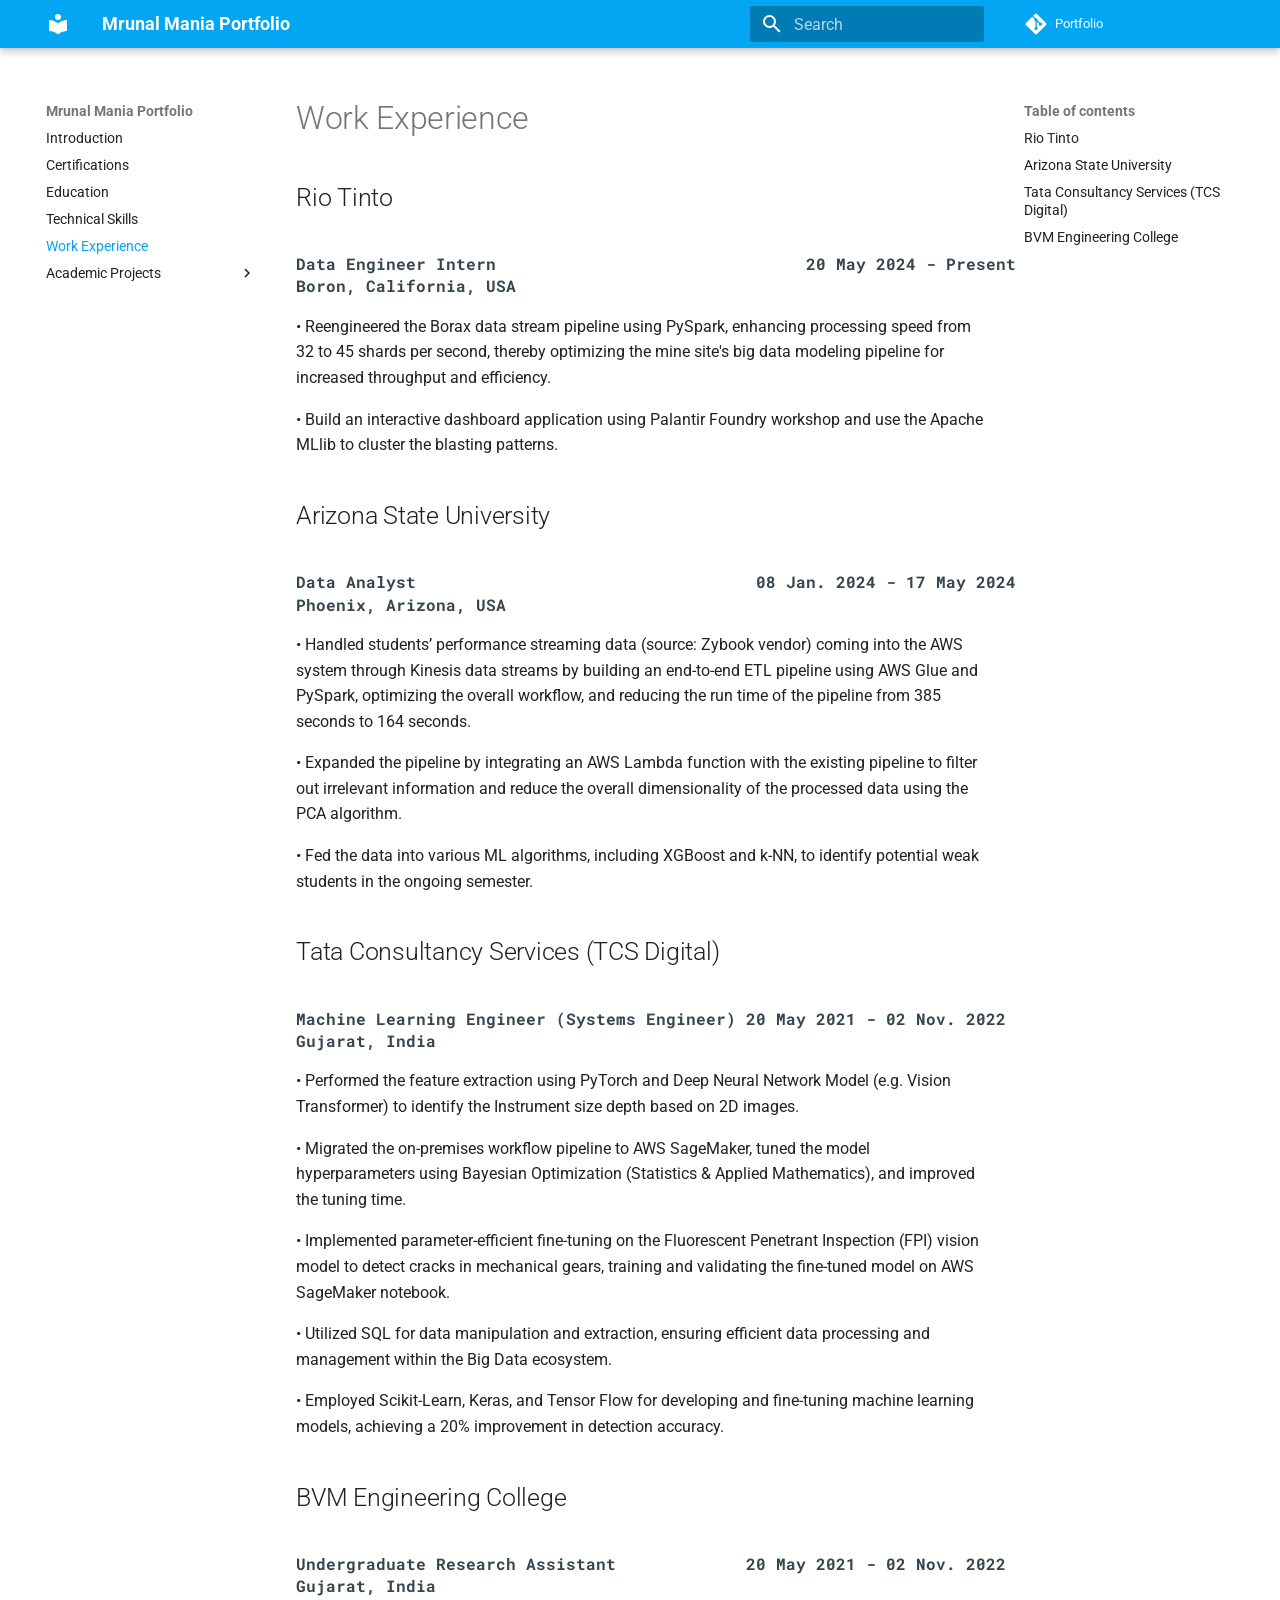
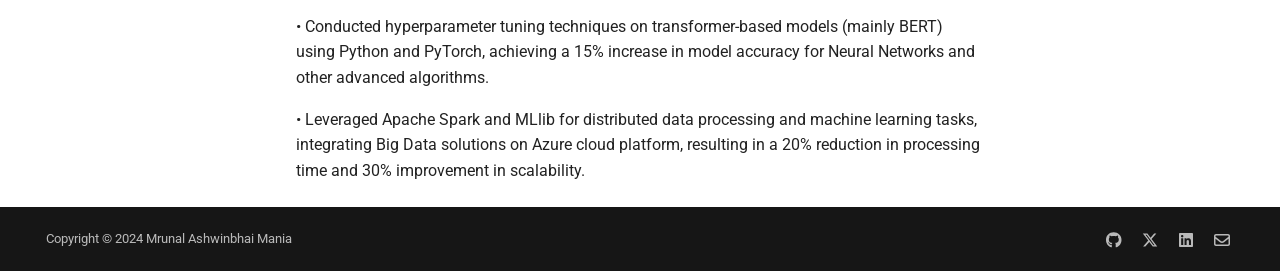
<file: Work Experience/index.html>
<!doctype html>
<html lang="en" class="no-js">
  <head>
    
      <meta charset="utf-8">
      <meta name="viewport" content="width=device-width,initial-scale=1">
      
      
      
        <link rel="canonical" href="https://mrunalmania.github.io/portfolio/Work%20Experience/">
      
      
        <link rel="prev" href="../Technical%20Skills/">
      
      
        <link rel="next" href="../Academic%20Projects/Finance%20Bot/">
      
      
      <link rel="icon" href="../assets/images/favicon.png">
      <meta name="generator" content="mkdocs-1.6.0, mkdocs-material-9.5.26">
    
    
      
        <title>Work Experience - Mrunal Mania Portfolio</title>
      
    
    
      <link rel="stylesheet" href="../assets/stylesheets/main.6543a935.min.css">
      
        
        <link rel="stylesheet" href="../assets/stylesheets/palette.06af60db.min.css">
      
      


    
    
      
    
    
      
        
        
        <link rel="preconnect" href="https://fonts.gstatic.com" crossorigin>
        <link rel="stylesheet" href="https://fonts.googleapis.com/css?family=Roboto:300,300i,400,400i,700,700i%7CRoboto+Mono:400,400i,700,700i&display=fallback">
        <style>:root{--md-text-font:"Roboto";--md-code-font:"Roboto Mono"}</style>
      
    
    
    <script>__md_scope=new URL("..",location),__md_hash=e=>[...e].reduce((e,_)=>(e<<5)-e+_.charCodeAt(0),0),__md_get=(e,_=localStorage,t=__md_scope)=>JSON.parse(_.getItem(t.pathname+"."+e)),__md_set=(e,_,t=localStorage,a=__md_scope)=>{try{t.setItem(a.pathname+"."+e,JSON.stringify(_))}catch(e){}}</script>
    
      

    
    
    
   <link href="../assets/stylesheets/glightbox.min.css" rel="stylesheet"/><style>
    html.glightbox-open { overflow: initial; height: 100%; }
    .gslide-title { margin-top: 0px; user-select: text; }
    .gslide-desc { color: #666; user-select: text; }
    .gslide-image img { background: white; }
    .gscrollbar-fixer { padding-right: 15px; }
    .gdesc-inner { font-size: 0.75rem; }
    body[data-md-color-scheme="slate"] .gdesc-inner { background: var(--md-default-bg-color);}
    body[data-md-color-scheme="slate"] .gslide-title { color: var(--md-default-fg-color);}
    body[data-md-color-scheme="slate"] .gslide-desc { color: var(--md-default-fg-color);}</style> <script src="../assets/javascripts/glightbox.min.js"></script></head>
  
  
    
    
    
    
    
    <body dir="ltr" data-md-color-scheme="default" data-md-color-primary="light-blue" data-md-color-accent="indigo">
  
    
    <input class="md-toggle" data-md-toggle="drawer" type="checkbox" id="__drawer" autocomplete="off">
    <input class="md-toggle" data-md-toggle="search" type="checkbox" id="__search" autocomplete="off">
    <label class="md-overlay" for="__drawer"></label>
    <div data-md-component="skip">
      
        
        <a href="#work-experience" class="md-skip">
          Skip to content
        </a>
      
    </div>
    <div data-md-component="announce">
      
    </div>
    
    
      

  

<header class="md-header md-header--shadow" data-md-component="header">
  <nav class="md-header__inner md-grid" aria-label="Header">
    <a href=".." title="Mrunal Mania Portfolio" class="md-header__button md-logo" aria-label="Mrunal Mania Portfolio" data-md-component="logo">
      
  
  <svg xmlns="http://www.w3.org/2000/svg" viewBox="0 0 24 24"><path d="M12 8a3 3 0 0 0 3-3 3 3 0 0 0-3-3 3 3 0 0 0-3 3 3 3 0 0 0 3 3m0 3.54C9.64 9.35 6.5 8 3 8v11c3.5 0 6.64 1.35 9 3.54 2.36-2.19 5.5-3.54 9-3.54V8c-3.5 0-6.64 1.35-9 3.54Z"/></svg>

    </a>
    <label class="md-header__button md-icon" for="__drawer">
      
      <svg xmlns="http://www.w3.org/2000/svg" viewBox="0 0 24 24"><path d="M3 6h18v2H3V6m0 5h18v2H3v-2m0 5h18v2H3v-2Z"/></svg>
    </label>
    <div class="md-header__title" data-md-component="header-title">
      <div class="md-header__ellipsis">
        <div class="md-header__topic">
          <span class="md-ellipsis">
            Mrunal Mania Portfolio
          </span>
        </div>
        <div class="md-header__topic" data-md-component="header-topic">
          <span class="md-ellipsis">
            
              Work Experience
            
          </span>
        </div>
      </div>
    </div>
    
      
    
    
    
    
      <label class="md-header__button md-icon" for="__search">
        
        <svg xmlns="http://www.w3.org/2000/svg" viewBox="0 0 24 24"><path d="M9.5 3A6.5 6.5 0 0 1 16 9.5c0 1.61-.59 3.09-1.56 4.23l.27.27h.79l5 5-1.5 1.5-5-5v-.79l-.27-.27A6.516 6.516 0 0 1 9.5 16 6.5 6.5 0 0 1 3 9.5 6.5 6.5 0 0 1 9.5 3m0 2C7 5 5 7 5 9.5S7 14 9.5 14 14 12 14 9.5 12 5 9.5 5Z"/></svg>
      </label>
      <div class="md-search" data-md-component="search" role="dialog">
  <label class="md-search__overlay" for="__search"></label>
  <div class="md-search__inner" role="search">
    <form class="md-search__form" name="search">
      <input type="text" class="md-search__input" name="query" aria-label="Search" placeholder="Search" autocapitalize="off" autocorrect="off" autocomplete="off" spellcheck="false" data-md-component="search-query" required>
      <label class="md-search__icon md-icon" for="__search">
        
        <svg xmlns="http://www.w3.org/2000/svg" viewBox="0 0 24 24"><path d="M9.5 3A6.5 6.5 0 0 1 16 9.5c0 1.61-.59 3.09-1.56 4.23l.27.27h.79l5 5-1.5 1.5-5-5v-.79l-.27-.27A6.516 6.516 0 0 1 9.5 16 6.5 6.5 0 0 1 3 9.5 6.5 6.5 0 0 1 9.5 3m0 2C7 5 5 7 5 9.5S7 14 9.5 14 14 12 14 9.5 12 5 9.5 5Z"/></svg>
        
        <svg xmlns="http://www.w3.org/2000/svg" viewBox="0 0 320 512"><!--! Font Awesome Free 6.5.2 by @fontawesome - https://fontawesome.com License - https://fontawesome.com/license/free (Icons: CC BY 4.0, Fonts: SIL OFL 1.1, Code: MIT License) Copyright 2024 Fonticons, Inc.--><path d="M41.4 233.4c-12.5 12.5-12.5 32.8 0 45.3l160 160c12.5 12.5 32.8 12.5 45.3 0s12.5-32.8 0-45.3L109.3 256l137.3-137.4c12.5-12.5 12.5-32.8 0-45.3s-32.8-12.5-45.3 0l-160 160z"/></svg>
      </label>
      <nav class="md-search__options" aria-label="Search">
        
        <button type="reset" class="md-search__icon md-icon" title="Clear" aria-label="Clear" tabindex="-1">
          
          <svg xmlns="http://www.w3.org/2000/svg" viewBox="0 0 24 24"><path d="M19 6.41 17.59 5 12 10.59 6.41 5 5 6.41 10.59 12 5 17.59 6.41 19 12 13.41 17.59 19 19 17.59 13.41 12 19 6.41Z"/></svg>
        </button>
      </nav>
      
        <div class="md-search__suggest" data-md-component="search-suggest"></div>
      
    </form>
    <div class="md-search__output">
      <div class="md-search__scrollwrap" tabindex="0" data-md-scrollfix>
        <div class="md-search-result" data-md-component="search-result">
          <div class="md-search-result__meta">
            Initializing search
          </div>
          <ol class="md-search-result__list" role="presentation"></ol>
        </div>
      </div>
    </div>
  </div>
</div>
    
    
      <div class="md-header__source">
        <a href="https://github.com/mrunalmania/Pytorch-Learning" title="Go to repository" class="md-source" data-md-component="source">
  <div class="md-source__icon md-icon">
    
    <svg xmlns="http://www.w3.org/2000/svg" viewBox="0 0 448 512"><!--! Font Awesome Free 6.5.2 by @fontawesome - https://fontawesome.com License - https://fontawesome.com/license/free (Icons: CC BY 4.0, Fonts: SIL OFL 1.1, Code: MIT License) Copyright 2024 Fonticons, Inc.--><path d="M439.55 236.05 244 40.45a28.87 28.87 0 0 0-40.81 0l-40.66 40.63 51.52 51.52c27.06-9.14 52.68 16.77 43.39 43.68l49.66 49.66c34.23-11.8 61.18 31 35.47 56.69-26.49 26.49-70.21-2.87-56-37.34L240.22 199v121.85c25.3 12.54 22.26 41.85 9.08 55a34.34 34.34 0 0 1-48.55 0c-17.57-17.6-11.07-46.91 11.25-56v-123c-20.8-8.51-24.6-30.74-18.64-45L142.57 101 8.45 235.14a28.86 28.86 0 0 0 0 40.81l195.61 195.6a28.86 28.86 0 0 0 40.8 0l194.69-194.69a28.86 28.86 0 0 0 0-40.81z"/></svg>
  </div>
  <div class="md-source__repository">
    Portfolio
  </div>
</a>
      </div>
    
  </nav>
  
</header>
    
    <div class="md-container" data-md-component="container">
      
      
        
          
        
      
      <main class="md-main" data-md-component="main">
        <div class="md-main__inner md-grid">
          
            
              
              <div class="md-sidebar md-sidebar--primary" data-md-component="sidebar" data-md-type="navigation" >
                <div class="md-sidebar__scrollwrap">
                  <div class="md-sidebar__inner">
                    



<nav class="md-nav md-nav--primary" aria-label="Navigation" data-md-level="0">
  <label class="md-nav__title" for="__drawer">
    <a href=".." title="Mrunal Mania Portfolio" class="md-nav__button md-logo" aria-label="Mrunal Mania Portfolio" data-md-component="logo">
      
  
  <svg xmlns="http://www.w3.org/2000/svg" viewBox="0 0 24 24"><path d="M12 8a3 3 0 0 0 3-3 3 3 0 0 0-3-3 3 3 0 0 0-3 3 3 3 0 0 0 3 3m0 3.54C9.64 9.35 6.5 8 3 8v11c3.5 0 6.64 1.35 9 3.54 2.36-2.19 5.5-3.54 9-3.54V8c-3.5 0-6.64 1.35-9 3.54Z"/></svg>

    </a>
    Mrunal Mania Portfolio
  </label>
  
    <div class="md-nav__source">
      <a href="https://github.com/mrunalmania/Pytorch-Learning" title="Go to repository" class="md-source" data-md-component="source">
  <div class="md-source__icon md-icon">
    
    <svg xmlns="http://www.w3.org/2000/svg" viewBox="0 0 448 512"><!--! Font Awesome Free 6.5.2 by @fontawesome - https://fontawesome.com License - https://fontawesome.com/license/free (Icons: CC BY 4.0, Fonts: SIL OFL 1.1, Code: MIT License) Copyright 2024 Fonticons, Inc.--><path d="M439.55 236.05 244 40.45a28.87 28.87 0 0 0-40.81 0l-40.66 40.63 51.52 51.52c27.06-9.14 52.68 16.77 43.39 43.68l49.66 49.66c34.23-11.8 61.18 31 35.47 56.69-26.49 26.49-70.21-2.87-56-37.34L240.22 199v121.85c25.3 12.54 22.26 41.85 9.08 55a34.34 34.34 0 0 1-48.55 0c-17.57-17.6-11.07-46.91 11.25-56v-123c-20.8-8.51-24.6-30.74-18.64-45L142.57 101 8.45 235.14a28.86 28.86 0 0 0 0 40.81l195.61 195.6a28.86 28.86 0 0 0 40.8 0l194.69-194.69a28.86 28.86 0 0 0 0-40.81z"/></svg>
  </div>
  <div class="md-source__repository">
    Portfolio
  </div>
</a>
    </div>
  
  <ul class="md-nav__list" data-md-scrollfix>
    
      
      
  
  
  
  
    <li class="md-nav__item">
      <a href=".." class="md-nav__link">
        
  
  <span class="md-ellipsis">
    Introduction
  </span>
  

      </a>
    </li>
  

    
      
      
  
  
  
  
    <li class="md-nav__item">
      <a href="../Certifications/" class="md-nav__link">
        
  
  <span class="md-ellipsis">
    Certifications
  </span>
  

      </a>
    </li>
  

    
      
      
  
  
  
  
    <li class="md-nav__item">
      <a href="../Education/" class="md-nav__link">
        
  
  <span class="md-ellipsis">
    Education
  </span>
  

      </a>
    </li>
  

    
      
      
  
  
  
  
    <li class="md-nav__item">
      <a href="../Technical%20Skills/" class="md-nav__link">
        
  
  <span class="md-ellipsis">
    Technical Skills
  </span>
  

      </a>
    </li>
  

    
      
      
  
  
    
  
  
  
    <li class="md-nav__item md-nav__item--active">
      
      <input class="md-nav__toggle md-toggle" type="checkbox" id="__toc">
      
      
        
      
      
        <label class="md-nav__link md-nav__link--active" for="__toc">
          
  
  <span class="md-ellipsis">
    Work Experience
  </span>
  

          <span class="md-nav__icon md-icon"></span>
        </label>
      
      <a href="./" class="md-nav__link md-nav__link--active">
        
  
  <span class="md-ellipsis">
    Work Experience
  </span>
  

      </a>
      
        

<nav class="md-nav md-nav--secondary" aria-label="Table of contents">
  
  
  
    
  
  
    <label class="md-nav__title" for="__toc">
      <span class="md-nav__icon md-icon"></span>
      Table of contents
    </label>
    <ul class="md-nav__list" data-md-component="toc" data-md-scrollfix>
      
        <li class="md-nav__item">
  <a href="#rio-tinto" class="md-nav__link">
    <span class="md-ellipsis">
      Rio Tinto
    </span>
  </a>
  
</li>
      
        <li class="md-nav__item">
  <a href="#arizona-state-university" class="md-nav__link">
    <span class="md-ellipsis">
      Arizona State University
    </span>
  </a>
  
</li>
      
        <li class="md-nav__item">
  <a href="#tata-consultancy-services-tcs-digital" class="md-nav__link">
    <span class="md-ellipsis">
      Tata Consultancy Services (TCS Digital)
    </span>
  </a>
  
</li>
      
        <li class="md-nav__item">
  <a href="#bvm-engineering-college" class="md-nav__link">
    <span class="md-ellipsis">
      BVM Engineering College
    </span>
  </a>
  
</li>
      
    </ul>
  
</nav>
      
    </li>
  

    
      
      
  
  
  
  
    
    
    
    
    <li class="md-nav__item md-nav__item--nested">
      
        
        
        <input class="md-nav__toggle md-toggle " type="checkbox" id="__nav_6" >
        
          
          <label class="md-nav__link" for="__nav_6" id="__nav_6_label" tabindex="0">
            
  
  <span class="md-ellipsis">
    Academic Projects
  </span>
  

            <span class="md-nav__icon md-icon"></span>
          </label>
        
        <nav class="md-nav" data-md-level="1" aria-labelledby="__nav_6_label" aria-expanded="false">
          <label class="md-nav__title" for="__nav_6">
            <span class="md-nav__icon md-icon"></span>
            Academic Projects
          </label>
          <ul class="md-nav__list" data-md-scrollfix>
            
              
                
  
  
  
  
    <li class="md-nav__item">
      <a href="../Academic%20Projects/Finance%20Bot/" class="md-nav__link">
        
  
  <span class="md-ellipsis">
    Finance Bot
  </span>
  

      </a>
    </li>
  

              
            
              
                
  
  
  
  
    <li class="md-nav__item">
      <a href="../Academic%20Projects/Instruct%20BLIP/" class="md-nav__link">
        
  
  <span class="md-ellipsis">
    Instruct BLIP
  </span>
  

      </a>
    </li>
  

              
            
              
                
  
  
  
  
    <li class="md-nav__item">
      <a href="../Academic%20Projects/Zybook%20Harmony/" class="md-nav__link">
        
  
  <span class="md-ellipsis">
    Zybook Harmony
  </span>
  

      </a>
    </li>
  

              
            
          </ul>
        </nav>
      
    </li>
  

    
  </ul>
</nav>
                  </div>
                </div>
              </div>
            
            
              
              <div class="md-sidebar md-sidebar--secondary" data-md-component="sidebar" data-md-type="toc" >
                <div class="md-sidebar__scrollwrap">
                  <div class="md-sidebar__inner">
                    

<nav class="md-nav md-nav--secondary" aria-label="Table of contents">
  
  
  
    
  
  
    <label class="md-nav__title" for="__toc">
      <span class="md-nav__icon md-icon"></span>
      Table of contents
    </label>
    <ul class="md-nav__list" data-md-component="toc" data-md-scrollfix>
      
        <li class="md-nav__item">
  <a href="#rio-tinto" class="md-nav__link">
    <span class="md-ellipsis">
      Rio Tinto
    </span>
  </a>
  
</li>
      
        <li class="md-nav__item">
  <a href="#arizona-state-university" class="md-nav__link">
    <span class="md-ellipsis">
      Arizona State University
    </span>
  </a>
  
</li>
      
        <li class="md-nav__item">
  <a href="#tata-consultancy-services-tcs-digital" class="md-nav__link">
    <span class="md-ellipsis">
      Tata Consultancy Services (TCS Digital)
    </span>
  </a>
  
</li>
      
        <li class="md-nav__item">
  <a href="#bvm-engineering-college" class="md-nav__link">
    <span class="md-ellipsis">
      BVM Engineering College
    </span>
  </a>
  
</li>
      
    </ul>
  
</nav>
                  </div>
                </div>
              </div>
            
          
          
            <div class="md-content" data-md-component="content">
              <article class="md-content__inner md-typeset">
                
                  

  
  


<h1 id="work-experience">Work Experience</h1>
<h2 id="rio-tinto">Rio Tinto</h2>
<pre><b>
Data Engineer Intern                               20 May 2024 - Present
Boron, California, USA
</b></pre>
<p>• Reengineered the Borax data stream pipeline using PySpark, enhancing processing speed from 32 to 45 shards per second, thereby optimizing the mine site's big data modeling pipeline for increased throughput and efficiency.</p>
<p>• Build an interactive dashboard application using Palantir Foundry workshop and use the Apache MLlib to cluster the blasting patterns.</p>
<h2 id="arizona-state-university">Arizona State University</h2>
<pre><b>
Data Analyst                                  08 Jan. 2024 - 17 May 2024
Phoenix, Arizona, USA
</b></pre>

<p>• Handled students’ performance streaming data (source: Zybook vendor) coming into the AWS system through Kinesis data streams by building an end-to-end ETL pipeline using AWS Glue and PySpark, optimizing the overall workflow, and reducing the run time of the pipeline from 385 seconds to 164 seconds.</p>
<p>• Expanded the pipeline by integrating an AWS Lambda function with the existing pipeline to filter out irrelevant information and reduce the overall dimensionality of the processed data using the PCA algorithm.</p>
<p>• Fed the data into various ML algorithms, including XGBoost and k-NN, to identify potential weak students in the ongoing semester.</p>
<h2 id="tata-consultancy-services-tcs-digital">Tata Consultancy Services (TCS Digital)</h2>
<pre><b>
Machine Learning Engineer (Systems Engineer) 20 May 2021 - 02 Nov. 2022
Gujarat, India
</b></pre>

<p>• Performed the feature extraction using PyTorch and Deep Neural Network Model (e.g. Vision Transformer) to identify the Instrument size depth based on 2D images.</p>
<p>• Migrated the on-premises workflow pipeline to AWS SageMaker, tuned the model hyperparameters using Bayesian Optimization (Statistics &amp; Applied Mathematics), and improved the tuning time.</p>
<p>• Implemented parameter-efficient fine-tuning on the Fluorescent Penetrant Inspection (FPI) vision model to detect cracks in mechanical 
gears, training and validating the fine-tuned model on AWS SageMaker notebook.</p>
<p>• Utilized SQL for data manipulation and extraction, ensuring efficient data processing and management within the Big Data ecosystem.</p>
<p>• Employed Scikit-Learn, Keras, and Tensor Flow for developing and fine-tuning machine learning models, achieving a 20% improvement in detection accuracy.</p>
<h2 id="bvm-engineering-college">BVM Engineering College</h2>
<pre><b>
Undergraduate Research Assistant             20 May 2021 - 02 Nov. 2022
Gujarat, India
</b></pre>

<p>• Conducted hyperparameter tuning techniques on transformer-based models (mainly BERT) using Python and PyTorch, achieving a 15% increase in model accuracy for Neural Networks and other advanced algorithms.</p>
<p>• Leveraged Apache Spark and MLlib for distributed data processing and machine learning tasks, integrating Big Data solutions on Azure cloud platform, resulting in a 20% reduction in processing time and 30% improvement in scalability.</p>












                
              </article>
            </div>
          
          
<script>var target=document.getElementById(location.hash.slice(1));target&&target.name&&(target.checked=target.name.startsWith("__tabbed_"))</script>
        </div>
        
      </main>
      
        <footer class="md-footer">
  
  <div class="md-footer-meta md-typeset">
    <div class="md-footer-meta__inner md-grid">
      <div class="md-copyright">
  
    <div class="md-copyright__highlight">
      Copyright &copy; 2024 Mrunal Ashwinbhai Mania
    </div>
  
  
</div>
      
        <div class="md-social">
  
    
    
    
    
    <a href="https://github.com/mrunalmania" target="_blank" rel="noopener" title="mrunalmania" class="md-social__link">
      <svg xmlns="http://www.w3.org/2000/svg" viewBox="0 0 496 512"><!--! Font Awesome Free 6.5.2 by @fontawesome - https://fontawesome.com License - https://fontawesome.com/license/free (Icons: CC BY 4.0, Fonts: SIL OFL 1.1, Code: MIT License) Copyright 2024 Fonticons, Inc.--><path d="M165.9 397.4c0 2-2.3 3.6-5.2 3.6-3.3.3-5.6-1.3-5.6-3.6 0-2 2.3-3.6 5.2-3.6 3-.3 5.6 1.3 5.6 3.6zm-31.1-4.5c-.7 2 1.3 4.3 4.3 4.9 2.6 1 5.6 0 6.2-2s-1.3-4.3-4.3-5.2c-2.6-.7-5.5.3-6.2 2.3zm44.2-1.7c-2.9.7-4.9 2.6-4.6 4.9.3 2 2.9 3.3 5.9 2.6 2.9-.7 4.9-2.6 4.6-4.6-.3-1.9-3-3.2-5.9-2.9zM244.8 8C106.1 8 0 113.3 0 252c0 110.9 69.8 205.8 169.5 239.2 12.8 2.3 17.3-5.6 17.3-12.1 0-6.2-.3-40.4-.3-61.4 0 0-70 15-84.7-29.8 0 0-11.4-29.1-27.8-36.6 0 0-22.9-15.7 1.6-15.4 0 0 24.9 2 38.6 25.8 21.9 38.6 58.6 27.5 72.9 20.9 2.3-16 8.8-27.1 16-33.7-55.9-6.2-112.3-14.3-112.3-110.5 0-27.5 7.6-41.3 23.6-58.9-2.6-6.5-11.1-33.3 2.6-67.9 20.9-6.5 69 27 69 27 20-5.6 41.5-8.5 62.8-8.5s42.8 2.9 62.8 8.5c0 0 48.1-33.6 69-27 13.7 34.7 5.2 61.4 2.6 67.9 16 17.7 25.8 31.5 25.8 58.9 0 96.5-58.9 104.2-114.8 110.5 9.2 7.9 17 22.9 17 46.4 0 33.7-.3 75.4-.3 83.6 0 6.5 4.6 14.4 17.3 12.1C428.2 457.8 496 362.9 496 252 496 113.3 383.5 8 244.8 8zM97.2 352.9c-1.3 1-1 3.3.7 5.2 1.6 1.6 3.9 2.3 5.2 1 1.3-1 1-3.3-.7-5.2-1.6-1.6-3.9-2.3-5.2-1zm-10.8-8.1c-.7 1.3.3 2.9 2.3 3.9 1.6 1 3.6.7 4.3-.7.7-1.3-.3-2.9-2.3-3.9-2-.6-3.6-.3-4.3.7zm32.4 35.6c-1.6 1.3-1 4.3 1.3 6.2 2.3 2.3 5.2 2.6 6.5 1 1.3-1.3.7-4.3-1.3-6.2-2.2-2.3-5.2-2.6-6.5-1zm-11.4-14.7c-1.6 1-1.6 3.6 0 5.9 1.6 2.3 4.3 3.3 5.6 2.3 1.6-1.3 1.6-3.9 0-6.2-1.4-2.3-4-3.3-5.6-2z"/></svg>
    </a>
  
    
    
    
    
    <a href="https://x.com/mrunal_panna" target="_blank" rel="noopener" title="mrunal_panna" class="md-social__link">
      <svg xmlns="http://www.w3.org/2000/svg" viewBox="0 0 512 512"><!--! Font Awesome Free 6.5.2 by @fontawesome - https://fontawesome.com License - https://fontawesome.com/license/free (Icons: CC BY 4.0, Fonts: SIL OFL 1.1, Code: MIT License) Copyright 2024 Fonticons, Inc.--><path d="M389.2 48h70.6L305.6 224.2 487 464H345L233.7 318.6 106.5 464H35.8l164.9-188.5L26.8 48h145.6l100.5 132.9L389.2 48zm-24.8 373.8h39.1L151.1 88h-42l255.3 333.8z"/></svg>
    </a>
  
    
    
    
    
    <a href="https://www.linkedin.com/in/mrunalmania/" target="_blank" rel="noopener" title="Mrunal Mania" class="md-social__link">
      <svg xmlns="http://www.w3.org/2000/svg" viewBox="0 0 448 512"><!--! Font Awesome Free 6.5.2 by @fontawesome - https://fontawesome.com License - https://fontawesome.com/license/free (Icons: CC BY 4.0, Fonts: SIL OFL 1.1, Code: MIT License) Copyright 2024 Fonticons, Inc.--><path d="M416 32H31.9C14.3 32 0 46.5 0 64.3v383.4C0 465.5 14.3 480 31.9 480H416c17.6 0 32-14.5 32-32.3V64.3c0-17.8-14.4-32.3-32-32.3zM135.4 416H69V202.2h66.5V416zm-33.2-243c-21.3 0-38.5-17.3-38.5-38.5S80.9 96 102.2 96c21.2 0 38.5 17.3 38.5 38.5 0 21.3-17.2 38.5-38.5 38.5zm282.1 243h-66.4V312c0-24.8-.5-56.7-34.5-56.7-34.6 0-39.9 27-39.9 54.9V416h-66.4V202.2h63.7v29.2h.9c8.9-16.8 30.6-34.5 62.9-34.5 67.2 0 79.7 44.3 79.7 101.9V416z"/></svg>
    </a>
  
    
    
    
    
    <a href="mailto:mmania1@asu.edu" target="_blank" rel="noopener" title="send me an email" class="md-social__link">
      <svg xmlns="http://www.w3.org/2000/svg" viewBox="0 0 512 512"><!--! Font Awesome Free 6.5.2 by @fontawesome - https://fontawesome.com License - https://fontawesome.com/license/free (Icons: CC BY 4.0, Fonts: SIL OFL 1.1, Code: MIT License) Copyright 2024 Fonticons, Inc.--><path d="M64 112c-8.8 0-16 7.2-16 16v22.1l172.5 141.6c20.7 17 50.4 17 71.1 0L464 150.1V128c0-8.8-7.2-16-16-16H64zM48 212.2V384c0 8.8 7.2 16 16 16h384c8.8 0 16-7.2 16-16V212.2L322 328.8c-38.4 31.5-93.7 31.5-132 0L48 212.2zM0 128c0-35.3 28.7-64 64-64h384c35.3 0 64 28.7 64 64v256c0 35.3-28.7 64-64 64H64c-35.3 0-64-28.7-64-64V128z"/></svg>
    </a>
  
</div>
      
    </div>
  </div>
</footer>
      
    </div>
    <div class="md-dialog" data-md-component="dialog">
      <div class="md-dialog__inner md-typeset"></div>
    </div>
    
    
    <script id="__config" type="application/json">{"base": "..", "features": ["search.suggest"], "search": "../assets/javascripts/workers/search.b8dbb3d2.min.js", "translations": {"clipboard.copied": "Copied to clipboard", "clipboard.copy": "Copy to clipboard", "search.result.more.one": "1 more on this page", "search.result.more.other": "# more on this page", "search.result.none": "No matching documents", "search.result.one": "1 matching document", "search.result.other": "# matching documents", "search.result.placeholder": "Type to start searching", "search.result.term.missing": "Missing", "select.version": "Select version"}}</script>
    
    
      <script src="../assets/javascripts/bundle.ad660dcc.min.js"></script>
      
    
  <script id="init-glightbox">const lightbox = GLightbox({"touchNavigation": true, "loop": false, "zoomable": true, "draggable": true, "openEffect": "zoom", "closeEffect": "zoom", "slideEffect": "slide"});
document$.subscribe(() => { lightbox.reload() });
</script></body>
</html>
</file>
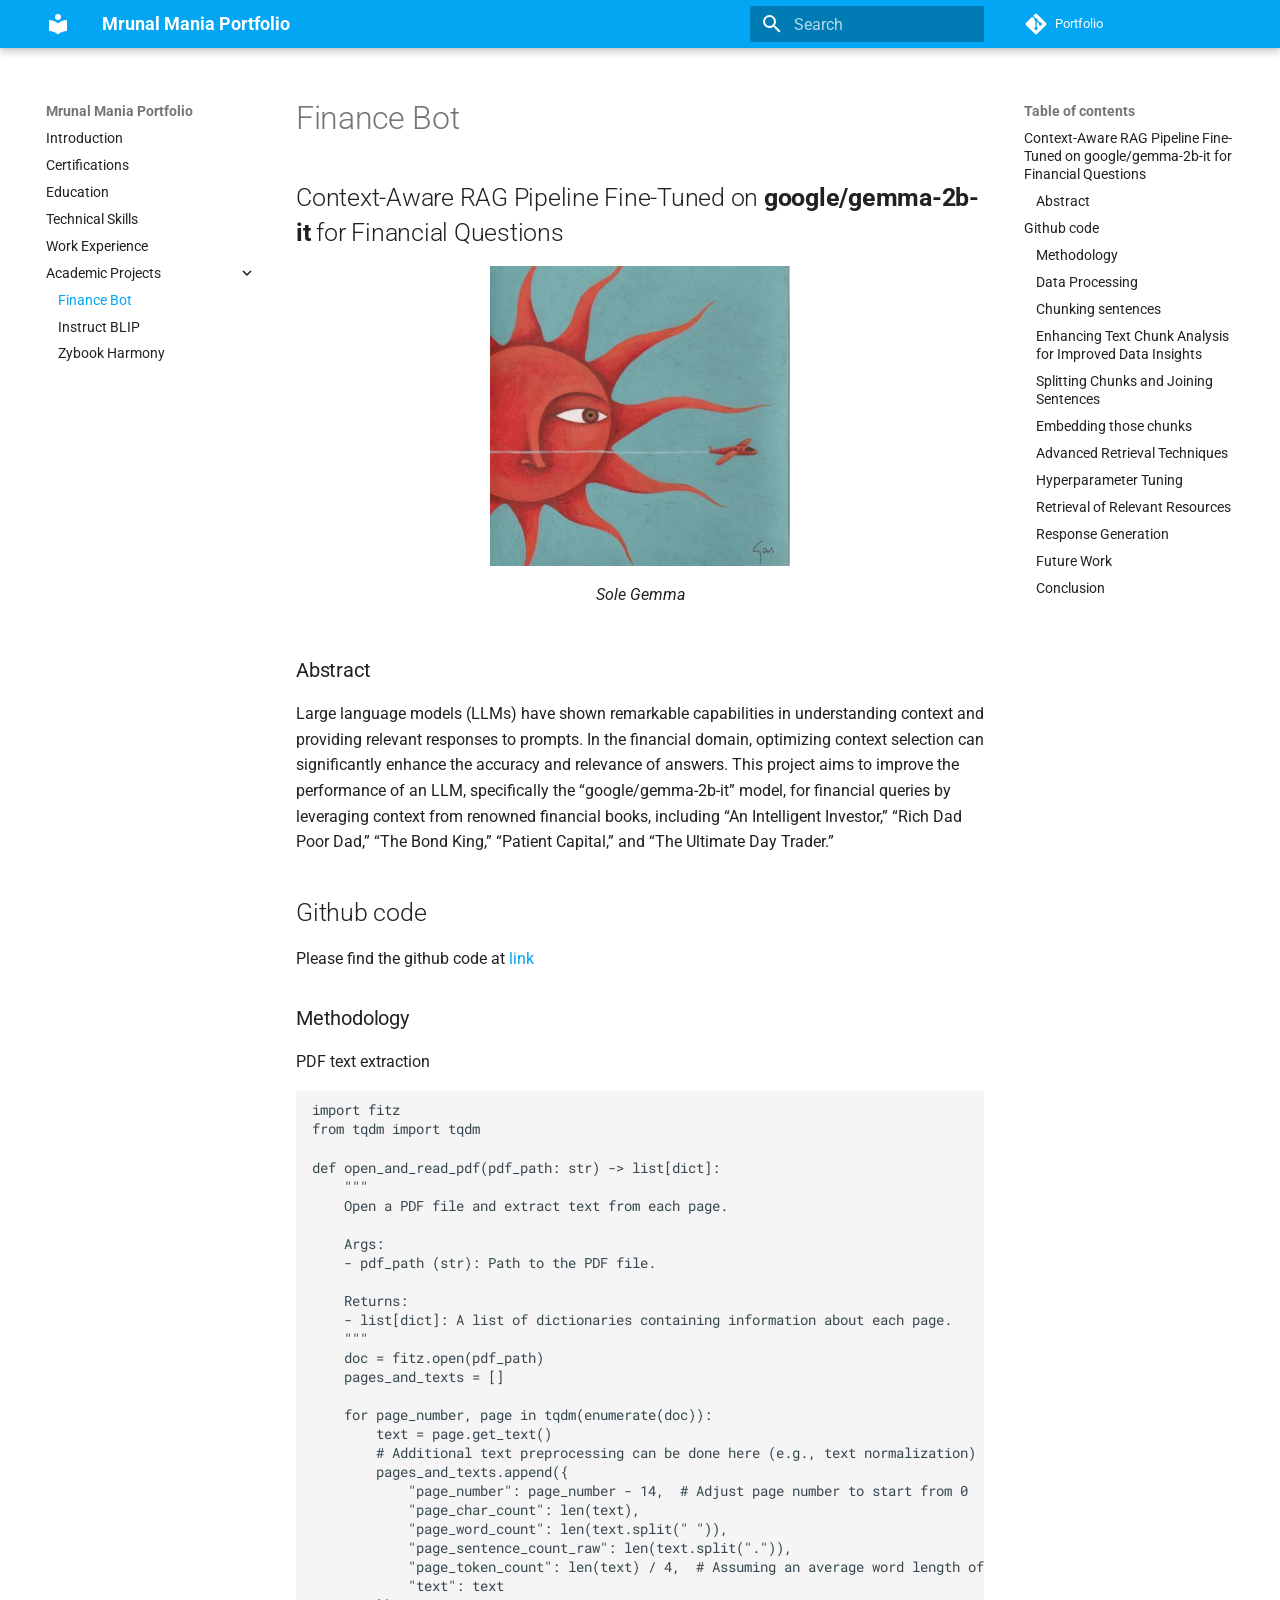
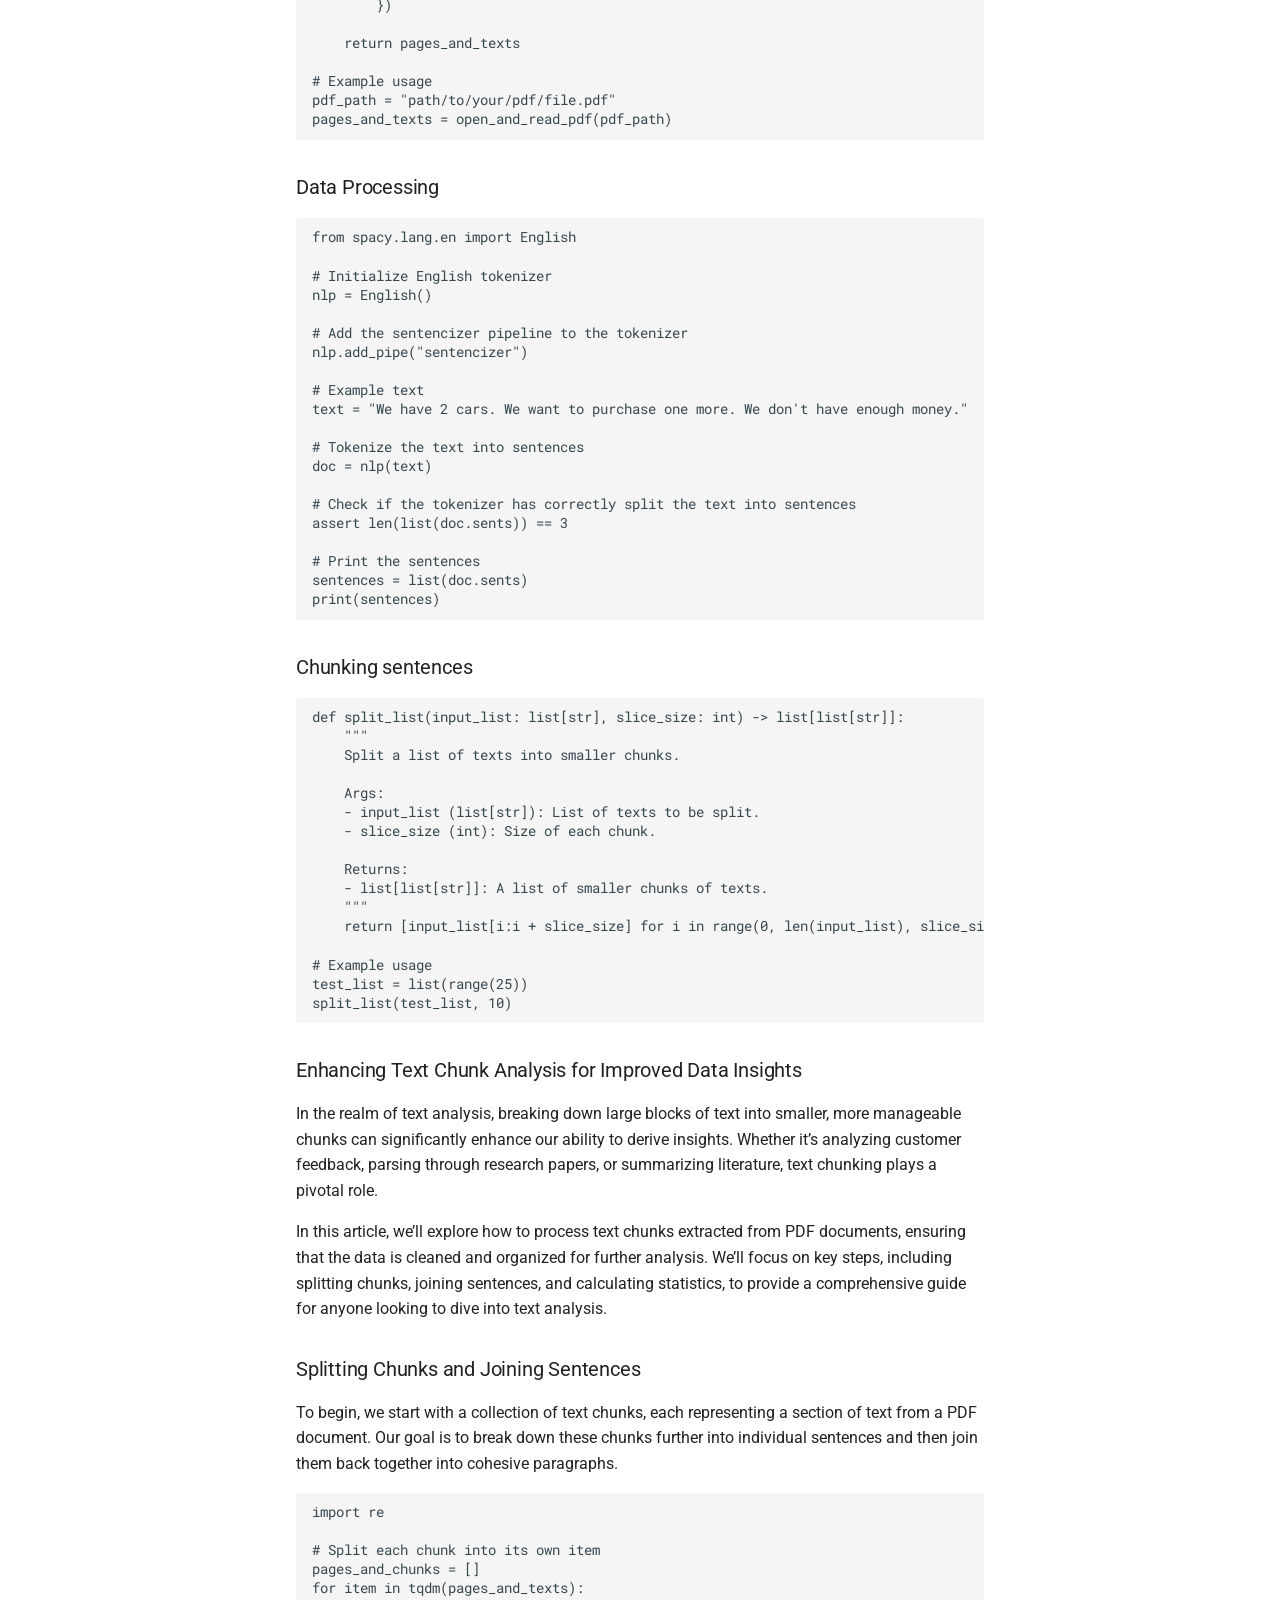
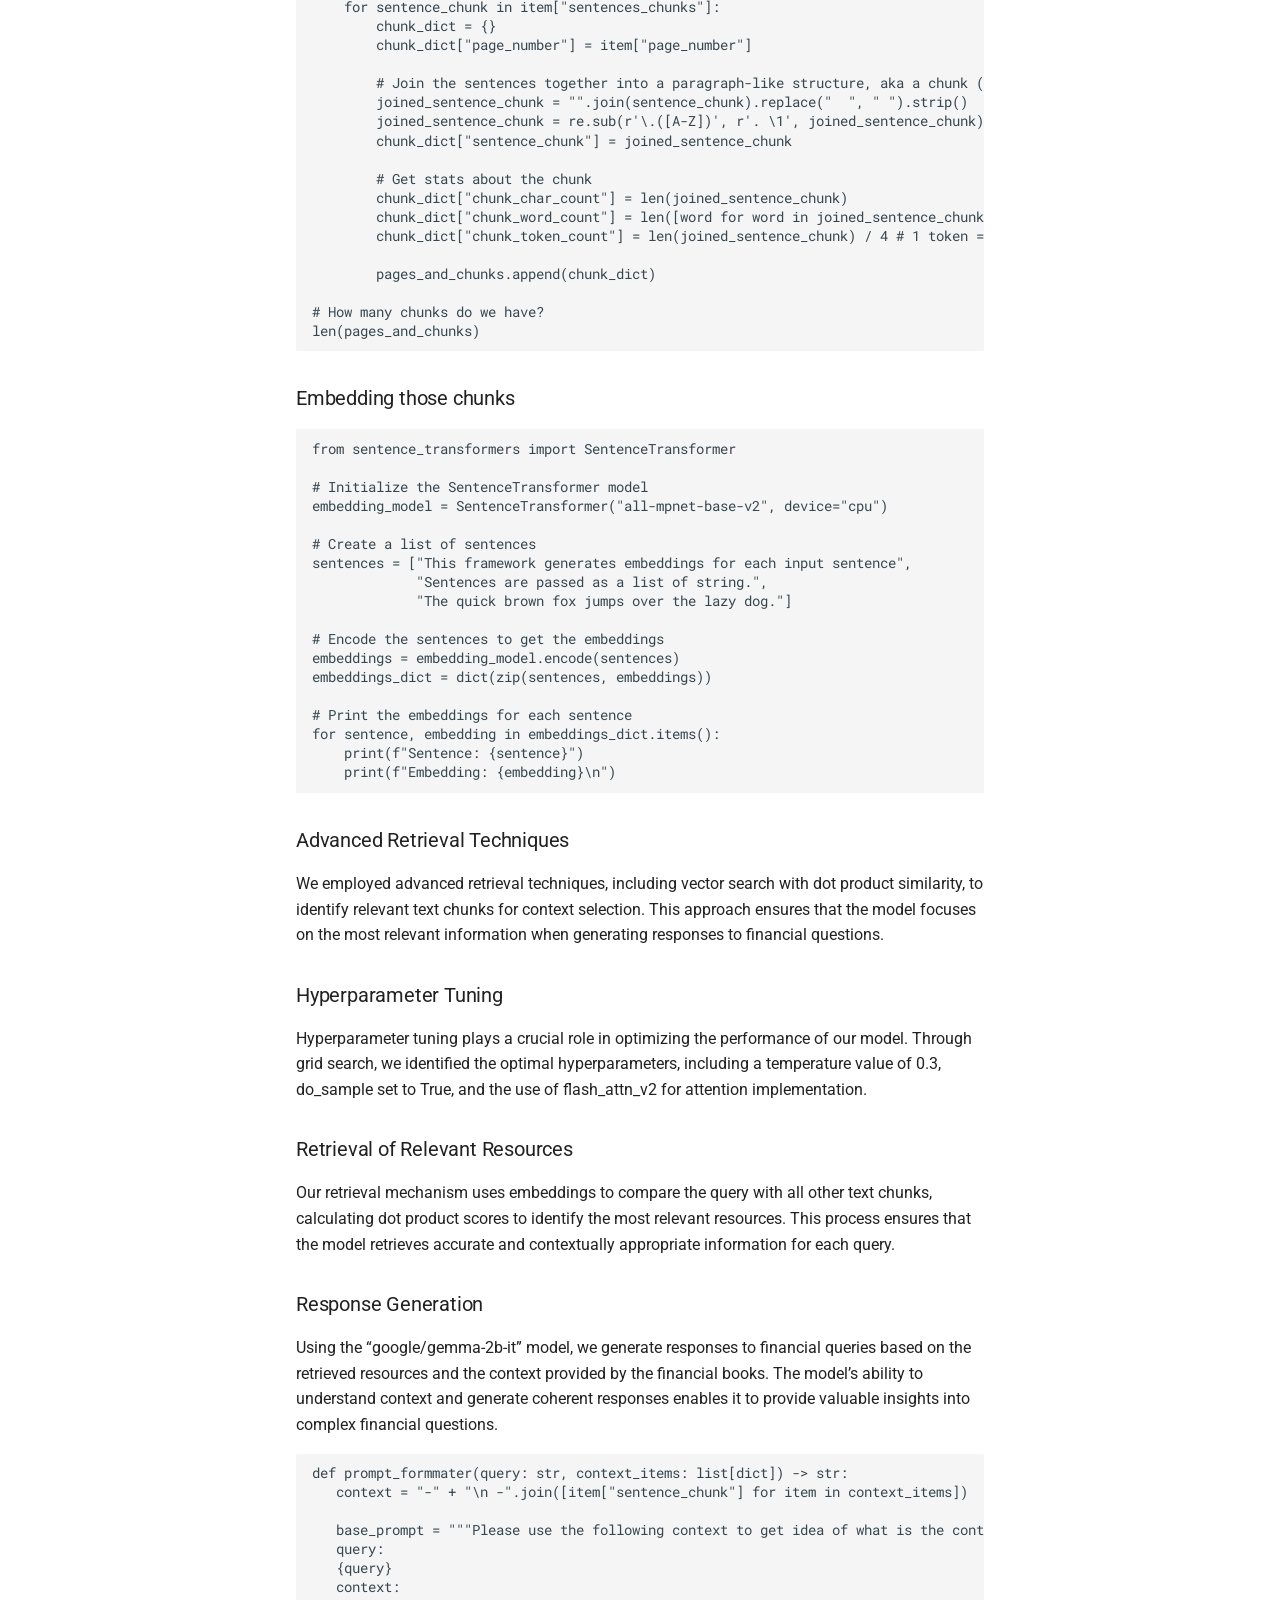
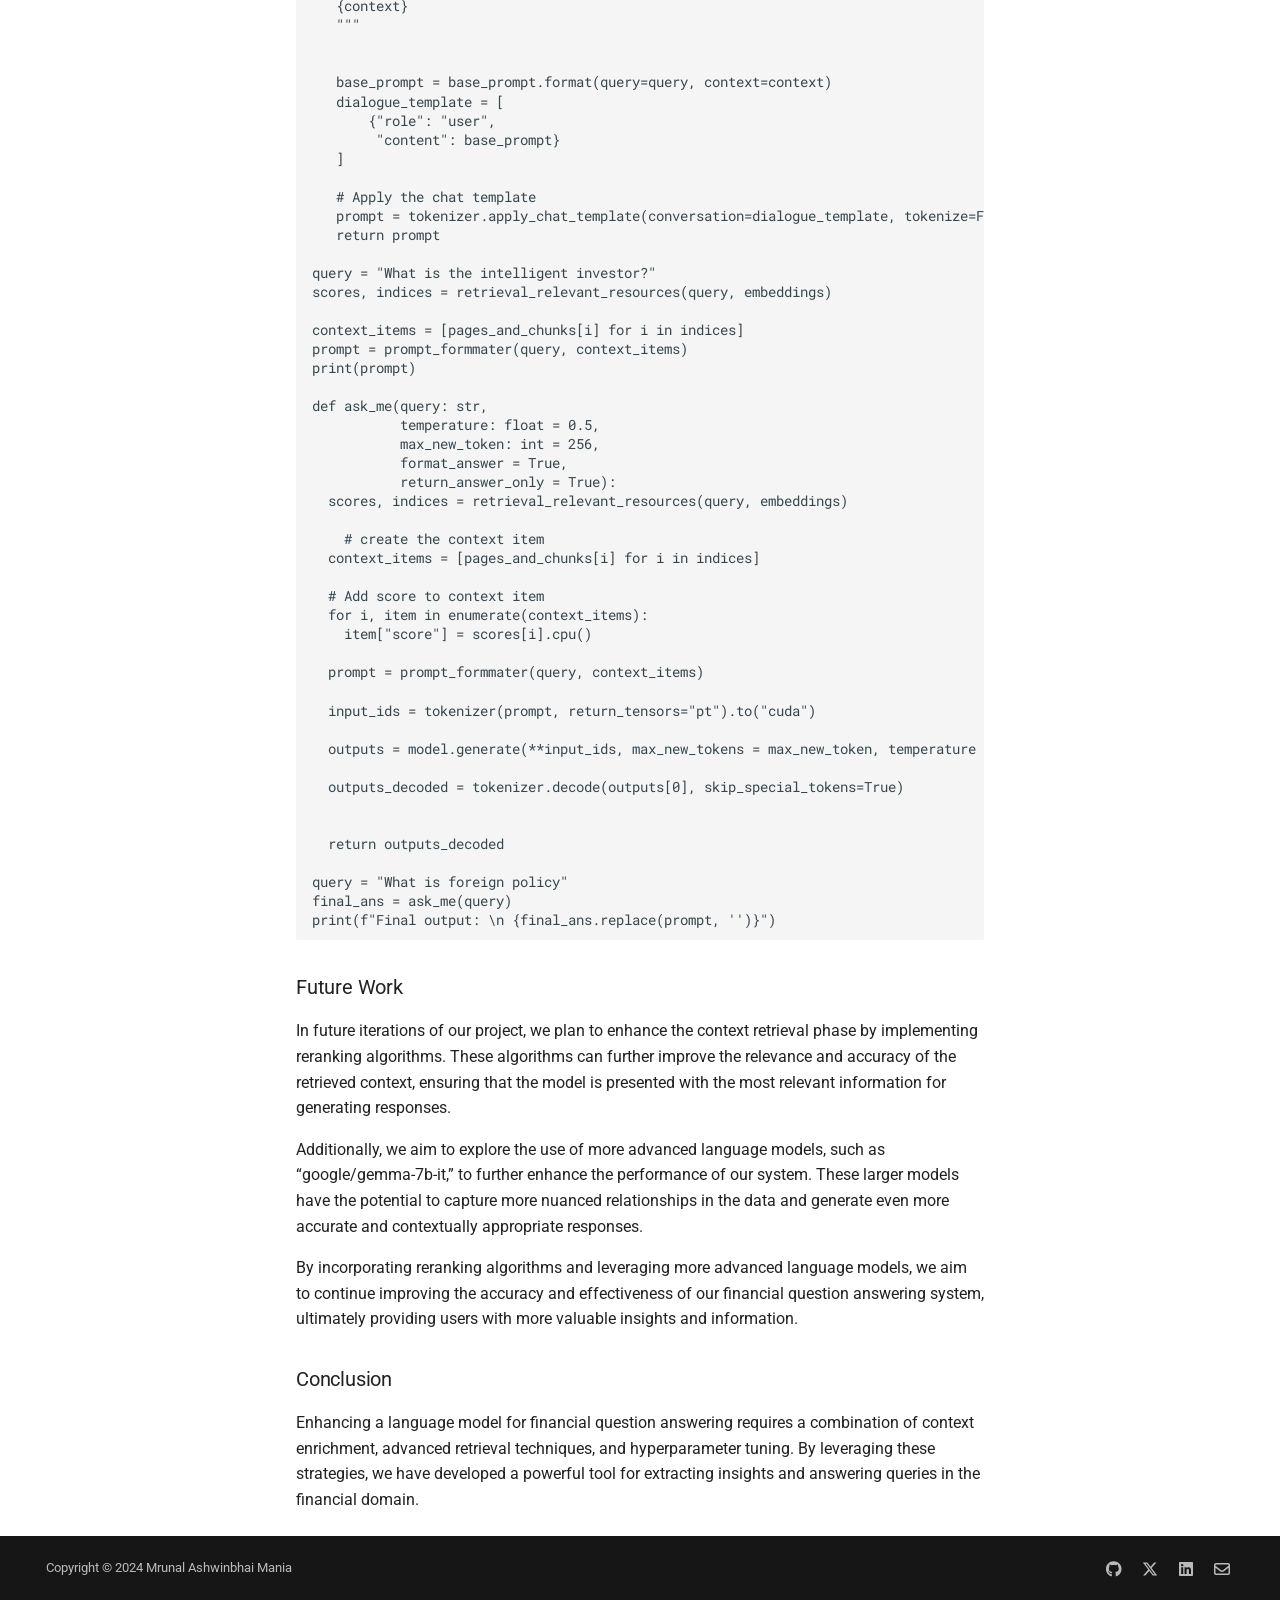
<file: Academic Projects/Finance Bot/index.html>
<!doctype html>
<html lang="en" class="no-js">
  <head>
    
      <meta charset="utf-8">
      <meta name="viewport" content="width=device-width,initial-scale=1">
      
      
      
        <link rel="canonical" href="https://mrunalmania.github.io/portfolio/Academic%20Projects/Finance%20Bot/">
      
      
        <link rel="prev" href="../../Work%20Experience/">
      
      
        <link rel="next" href="../Instruct%20BLIP/">
      
      
      <link rel="icon" href="../../assets/images/favicon.png">
      <meta name="generator" content="mkdocs-1.6.0, mkdocs-material-9.5.26">
    
    
      
        <title>Finance Bot - Mrunal Mania Portfolio</title>
      
    
    
      <link rel="stylesheet" href="../../assets/stylesheets/main.6543a935.min.css">
      
        
        <link rel="stylesheet" href="../../assets/stylesheets/palette.06af60db.min.css">
      
      


    
    
      
    
    
      
        
        
        <link rel="preconnect" href="https://fonts.gstatic.com" crossorigin>
        <link rel="stylesheet" href="https://fonts.googleapis.com/css?family=Roboto:300,300i,400,400i,700,700i%7CRoboto+Mono:400,400i,700,700i&display=fallback">
        <style>:root{--md-text-font:"Roboto";--md-code-font:"Roboto Mono"}</style>
      
    
    
    <script>__md_scope=new URL("../..",location),__md_hash=e=>[...e].reduce((e,_)=>(e<<5)-e+_.charCodeAt(0),0),__md_get=(e,_=localStorage,t=__md_scope)=>JSON.parse(_.getItem(t.pathname+"."+e)),__md_set=(e,_,t=localStorage,a=__md_scope)=>{try{t.setItem(a.pathname+"."+e,JSON.stringify(_))}catch(e){}}</script>
    
      

    
    
    
   <link href="../../assets/stylesheets/glightbox.min.css" rel="stylesheet"/><style>
    html.glightbox-open { overflow: initial; height: 100%; }
    .gslide-title { margin-top: 0px; user-select: text; }
    .gslide-desc { color: #666; user-select: text; }
    .gslide-image img { background: white; }
    .gscrollbar-fixer { padding-right: 15px; }
    .gdesc-inner { font-size: 0.75rem; }
    body[data-md-color-scheme="slate"] .gdesc-inner { background: var(--md-default-bg-color);}
    body[data-md-color-scheme="slate"] .gslide-title { color: var(--md-default-fg-color);}
    body[data-md-color-scheme="slate"] .gslide-desc { color: var(--md-default-fg-color);}</style> <script src="../../assets/javascripts/glightbox.min.js"></script></head>
  
  
    
    
    
    
    
    <body dir="ltr" data-md-color-scheme="default" data-md-color-primary="light-blue" data-md-color-accent="indigo">
  
    
    <input class="md-toggle" data-md-toggle="drawer" type="checkbox" id="__drawer" autocomplete="off">
    <input class="md-toggle" data-md-toggle="search" type="checkbox" id="__search" autocomplete="off">
    <label class="md-overlay" for="__drawer"></label>
    <div data-md-component="skip">
      
        
        <a href="#context-aware-rag-pipeline-fine-tuned-on-googlegemma-2b-it-for-financial-questions" class="md-skip">
          Skip to content
        </a>
      
    </div>
    <div data-md-component="announce">
      
    </div>
    
    
      

  

<header class="md-header md-header--shadow" data-md-component="header">
  <nav class="md-header__inner md-grid" aria-label="Header">
    <a href="../.." title="Mrunal Mania Portfolio" class="md-header__button md-logo" aria-label="Mrunal Mania Portfolio" data-md-component="logo">
      
  
  <svg xmlns="http://www.w3.org/2000/svg" viewBox="0 0 24 24"><path d="M12 8a3 3 0 0 0 3-3 3 3 0 0 0-3-3 3 3 0 0 0-3 3 3 3 0 0 0 3 3m0 3.54C9.64 9.35 6.5 8 3 8v11c3.5 0 6.64 1.35 9 3.54 2.36-2.19 5.5-3.54 9-3.54V8c-3.5 0-6.64 1.35-9 3.54Z"/></svg>

    </a>
    <label class="md-header__button md-icon" for="__drawer">
      
      <svg xmlns="http://www.w3.org/2000/svg" viewBox="0 0 24 24"><path d="M3 6h18v2H3V6m0 5h18v2H3v-2m0 5h18v2H3v-2Z"/></svg>
    </label>
    <div class="md-header__title" data-md-component="header-title">
      <div class="md-header__ellipsis">
        <div class="md-header__topic">
          <span class="md-ellipsis">
            Mrunal Mania Portfolio
          </span>
        </div>
        <div class="md-header__topic" data-md-component="header-topic">
          <span class="md-ellipsis">
            
              Finance Bot
            
          </span>
        </div>
      </div>
    </div>
    
      
    
    
    
    
      <label class="md-header__button md-icon" for="__search">
        
        <svg xmlns="http://www.w3.org/2000/svg" viewBox="0 0 24 24"><path d="M9.5 3A6.5 6.5 0 0 1 16 9.5c0 1.61-.59 3.09-1.56 4.23l.27.27h.79l5 5-1.5 1.5-5-5v-.79l-.27-.27A6.516 6.516 0 0 1 9.5 16 6.5 6.5 0 0 1 3 9.5 6.5 6.5 0 0 1 9.5 3m0 2C7 5 5 7 5 9.5S7 14 9.5 14 14 12 14 9.5 12 5 9.5 5Z"/></svg>
      </label>
      <div class="md-search" data-md-component="search" role="dialog">
  <label class="md-search__overlay" for="__search"></label>
  <div class="md-search__inner" role="search">
    <form class="md-search__form" name="search">
      <input type="text" class="md-search__input" name="query" aria-label="Search" placeholder="Search" autocapitalize="off" autocorrect="off" autocomplete="off" spellcheck="false" data-md-component="search-query" required>
      <label class="md-search__icon md-icon" for="__search">
        
        <svg xmlns="http://www.w3.org/2000/svg" viewBox="0 0 24 24"><path d="M9.5 3A6.5 6.5 0 0 1 16 9.5c0 1.61-.59 3.09-1.56 4.23l.27.27h.79l5 5-1.5 1.5-5-5v-.79l-.27-.27A6.516 6.516 0 0 1 9.5 16 6.5 6.5 0 0 1 3 9.5 6.5 6.5 0 0 1 9.5 3m0 2C7 5 5 7 5 9.5S7 14 9.5 14 14 12 14 9.5 12 5 9.5 5Z"/></svg>
        
        <svg xmlns="http://www.w3.org/2000/svg" viewBox="0 0 320 512"><!--! Font Awesome Free 6.5.2 by @fontawesome - https://fontawesome.com License - https://fontawesome.com/license/free (Icons: CC BY 4.0, Fonts: SIL OFL 1.1, Code: MIT License) Copyright 2024 Fonticons, Inc.--><path d="M41.4 233.4c-12.5 12.5-12.5 32.8 0 45.3l160 160c12.5 12.5 32.8 12.5 45.3 0s12.5-32.8 0-45.3L109.3 256l137.3-137.4c12.5-12.5 12.5-32.8 0-45.3s-32.8-12.5-45.3 0l-160 160z"/></svg>
      </label>
      <nav class="md-search__options" aria-label="Search">
        
        <button type="reset" class="md-search__icon md-icon" title="Clear" aria-label="Clear" tabindex="-1">
          
          <svg xmlns="http://www.w3.org/2000/svg" viewBox="0 0 24 24"><path d="M19 6.41 17.59 5 12 10.59 6.41 5 5 6.41 10.59 12 5 17.59 6.41 19 12 13.41 17.59 19 19 17.59 13.41 12 19 6.41Z"/></svg>
        </button>
      </nav>
      
        <div class="md-search__suggest" data-md-component="search-suggest"></div>
      
    </form>
    <div class="md-search__output">
      <div class="md-search__scrollwrap" tabindex="0" data-md-scrollfix>
        <div class="md-search-result" data-md-component="search-result">
          <div class="md-search-result__meta">
            Initializing search
          </div>
          <ol class="md-search-result__list" role="presentation"></ol>
        </div>
      </div>
    </div>
  </div>
</div>
    
    
      <div class="md-header__source">
        <a href="https://github.com/mrunalmania/Pytorch-Learning" title="Go to repository" class="md-source" data-md-component="source">
  <div class="md-source__icon md-icon">
    
    <svg xmlns="http://www.w3.org/2000/svg" viewBox="0 0 448 512"><!--! Font Awesome Free 6.5.2 by @fontawesome - https://fontawesome.com License - https://fontawesome.com/license/free (Icons: CC BY 4.0, Fonts: SIL OFL 1.1, Code: MIT License) Copyright 2024 Fonticons, Inc.--><path d="M439.55 236.05 244 40.45a28.87 28.87 0 0 0-40.81 0l-40.66 40.63 51.52 51.52c27.06-9.14 52.68 16.77 43.39 43.68l49.66 49.66c34.23-11.8 61.18 31 35.47 56.69-26.49 26.49-70.21-2.87-56-37.34L240.22 199v121.85c25.3 12.54 22.26 41.85 9.08 55a34.34 34.34 0 0 1-48.55 0c-17.57-17.6-11.07-46.91 11.25-56v-123c-20.8-8.51-24.6-30.74-18.64-45L142.57 101 8.45 235.14a28.86 28.86 0 0 0 0 40.81l195.61 195.6a28.86 28.86 0 0 0 40.8 0l194.69-194.69a28.86 28.86 0 0 0 0-40.81z"/></svg>
  </div>
  <div class="md-source__repository">
    Portfolio
  </div>
</a>
      </div>
    
  </nav>
  
</header>
    
    <div class="md-container" data-md-component="container">
      
      
        
          
        
      
      <main class="md-main" data-md-component="main">
        <div class="md-main__inner md-grid">
          
            
              
              <div class="md-sidebar md-sidebar--primary" data-md-component="sidebar" data-md-type="navigation" >
                <div class="md-sidebar__scrollwrap">
                  <div class="md-sidebar__inner">
                    



<nav class="md-nav md-nav--primary" aria-label="Navigation" data-md-level="0">
  <label class="md-nav__title" for="__drawer">
    <a href="../.." title="Mrunal Mania Portfolio" class="md-nav__button md-logo" aria-label="Mrunal Mania Portfolio" data-md-component="logo">
      
  
  <svg xmlns="http://www.w3.org/2000/svg" viewBox="0 0 24 24"><path d="M12 8a3 3 0 0 0 3-3 3 3 0 0 0-3-3 3 3 0 0 0-3 3 3 3 0 0 0 3 3m0 3.54C9.64 9.35 6.5 8 3 8v11c3.5 0 6.64 1.35 9 3.54 2.36-2.19 5.5-3.54 9-3.54V8c-3.5 0-6.64 1.35-9 3.54Z"/></svg>

    </a>
    Mrunal Mania Portfolio
  </label>
  
    <div class="md-nav__source">
      <a href="https://github.com/mrunalmania/Pytorch-Learning" title="Go to repository" class="md-source" data-md-component="source">
  <div class="md-source__icon md-icon">
    
    <svg xmlns="http://www.w3.org/2000/svg" viewBox="0 0 448 512"><!--! Font Awesome Free 6.5.2 by @fontawesome - https://fontawesome.com License - https://fontawesome.com/license/free (Icons: CC BY 4.0, Fonts: SIL OFL 1.1, Code: MIT License) Copyright 2024 Fonticons, Inc.--><path d="M439.55 236.05 244 40.45a28.87 28.87 0 0 0-40.81 0l-40.66 40.63 51.52 51.52c27.06-9.14 52.68 16.77 43.39 43.68l49.66 49.66c34.23-11.8 61.18 31 35.47 56.69-26.49 26.49-70.21-2.87-56-37.34L240.22 199v121.85c25.3 12.54 22.26 41.85 9.08 55a34.34 34.34 0 0 1-48.55 0c-17.57-17.6-11.07-46.91 11.25-56v-123c-20.8-8.51-24.6-30.74-18.64-45L142.57 101 8.45 235.14a28.86 28.86 0 0 0 0 40.81l195.61 195.6a28.86 28.86 0 0 0 40.8 0l194.69-194.69a28.86 28.86 0 0 0 0-40.81z"/></svg>
  </div>
  <div class="md-source__repository">
    Portfolio
  </div>
</a>
    </div>
  
  <ul class="md-nav__list" data-md-scrollfix>
    
      
      
  
  
  
  
    <li class="md-nav__item">
      <a href="../.." class="md-nav__link">
        
  
  <span class="md-ellipsis">
    Introduction
  </span>
  

      </a>
    </li>
  

    
      
      
  
  
  
  
    <li class="md-nav__item">
      <a href="../../Certifications/" class="md-nav__link">
        
  
  <span class="md-ellipsis">
    Certifications
  </span>
  

      </a>
    </li>
  

    
      
      
  
  
  
  
    <li class="md-nav__item">
      <a href="../../Education/" class="md-nav__link">
        
  
  <span class="md-ellipsis">
    Education
  </span>
  

      </a>
    </li>
  

    
      
      
  
  
  
  
    <li class="md-nav__item">
      <a href="../../Technical%20Skills/" class="md-nav__link">
        
  
  <span class="md-ellipsis">
    Technical Skills
  </span>
  

      </a>
    </li>
  

    
      
      
  
  
  
  
    <li class="md-nav__item">
      <a href="../../Work%20Experience/" class="md-nav__link">
        
  
  <span class="md-ellipsis">
    Work Experience
  </span>
  

      </a>
    </li>
  

    
      
      
  
  
    
  
  
  
    
    
    
    
    <li class="md-nav__item md-nav__item--active md-nav__item--nested">
      
        
        
        <input class="md-nav__toggle md-toggle " type="checkbox" id="__nav_6" checked>
        
          
          <label class="md-nav__link" for="__nav_6" id="__nav_6_label" tabindex="0">
            
  
  <span class="md-ellipsis">
    Academic Projects
  </span>
  

            <span class="md-nav__icon md-icon"></span>
          </label>
        
        <nav class="md-nav" data-md-level="1" aria-labelledby="__nav_6_label" aria-expanded="true">
          <label class="md-nav__title" for="__nav_6">
            <span class="md-nav__icon md-icon"></span>
            Academic Projects
          </label>
          <ul class="md-nav__list" data-md-scrollfix>
            
              
                
  
  
    
  
  
  
    <li class="md-nav__item md-nav__item--active">
      
      <input class="md-nav__toggle md-toggle" type="checkbox" id="__toc">
      
      
      
        <label class="md-nav__link md-nav__link--active" for="__toc">
          
  
  <span class="md-ellipsis">
    Finance Bot
  </span>
  

          <span class="md-nav__icon md-icon"></span>
        </label>
      
      <a href="./" class="md-nav__link md-nav__link--active">
        
  
  <span class="md-ellipsis">
    Finance Bot
  </span>
  

      </a>
      
        

<nav class="md-nav md-nav--secondary" aria-label="Table of contents">
  
  
  
  
    <label class="md-nav__title" for="__toc">
      <span class="md-nav__icon md-icon"></span>
      Table of contents
    </label>
    <ul class="md-nav__list" data-md-component="toc" data-md-scrollfix>
      
        <li class="md-nav__item">
  <a href="#context-aware-rag-pipeline-fine-tuned-on-googlegemma-2b-it-for-financial-questions" class="md-nav__link">
    <span class="md-ellipsis">
      Context-Aware RAG Pipeline Fine-Tuned on google/gemma-2b-it for Financial Questions
    </span>
  </a>
  
    <nav class="md-nav" aria-label="Context-Aware RAG Pipeline Fine-Tuned on google/gemma-2b-it for Financial Questions">
      <ul class="md-nav__list">
        
          <li class="md-nav__item">
  <a href="#abstract" class="md-nav__link">
    <span class="md-ellipsis">
      Abstract
    </span>
  </a>
  
</li>
        
      </ul>
    </nav>
  
</li>
      
        <li class="md-nav__item">
  <a href="#github-code" class="md-nav__link">
    <span class="md-ellipsis">
      Github code
    </span>
  </a>
  
    <nav class="md-nav" aria-label="Github code">
      <ul class="md-nav__list">
        
          <li class="md-nav__item">
  <a href="#methodology" class="md-nav__link">
    <span class="md-ellipsis">
      Methodology
    </span>
  </a>
  
</li>
        
          <li class="md-nav__item">
  <a href="#data-processing" class="md-nav__link">
    <span class="md-ellipsis">
      Data Processing
    </span>
  </a>
  
</li>
        
          <li class="md-nav__item">
  <a href="#chunking-sentences" class="md-nav__link">
    <span class="md-ellipsis">
      Chunking sentences
    </span>
  </a>
  
</li>
        
          <li class="md-nav__item">
  <a href="#enhancing-text-chunk-analysis-for-improved-data-insights" class="md-nav__link">
    <span class="md-ellipsis">
      Enhancing Text Chunk Analysis for Improved Data Insights
    </span>
  </a>
  
</li>
        
          <li class="md-nav__item">
  <a href="#splitting-chunks-and-joining-sentences" class="md-nav__link">
    <span class="md-ellipsis">
      Splitting Chunks and Joining Sentences
    </span>
  </a>
  
</li>
        
          <li class="md-nav__item">
  <a href="#embedding-those-chunks" class="md-nav__link">
    <span class="md-ellipsis">
      Embedding those chunks
    </span>
  </a>
  
</li>
        
          <li class="md-nav__item">
  <a href="#advanced-retrieval-techniques" class="md-nav__link">
    <span class="md-ellipsis">
      Advanced Retrieval Techniques
    </span>
  </a>
  
</li>
        
          <li class="md-nav__item">
  <a href="#hyperparameter-tuning" class="md-nav__link">
    <span class="md-ellipsis">
      Hyperparameter Tuning
    </span>
  </a>
  
</li>
        
          <li class="md-nav__item">
  <a href="#retrieval-of-relevant-resources" class="md-nav__link">
    <span class="md-ellipsis">
      Retrieval of Relevant Resources
    </span>
  </a>
  
</li>
        
          <li class="md-nav__item">
  <a href="#response-generation" class="md-nav__link">
    <span class="md-ellipsis">
      Response Generation
    </span>
  </a>
  
</li>
        
          <li class="md-nav__item">
  <a href="#future-work" class="md-nav__link">
    <span class="md-ellipsis">
      Future Work
    </span>
  </a>
  
</li>
        
          <li class="md-nav__item">
  <a href="#conclusion" class="md-nav__link">
    <span class="md-ellipsis">
      Conclusion
    </span>
  </a>
  
</li>
        
      </ul>
    </nav>
  
</li>
      
    </ul>
  
</nav>
      
    </li>
  

              
            
              
                
  
  
  
  
    <li class="md-nav__item">
      <a href="../Instruct%20BLIP/" class="md-nav__link">
        
  
  <span class="md-ellipsis">
    Instruct BLIP
  </span>
  

      </a>
    </li>
  

              
            
              
                
  
  
  
  
    <li class="md-nav__item">
      <a href="../Zybook%20Harmony/" class="md-nav__link">
        
  
  <span class="md-ellipsis">
    Zybook Harmony
  </span>
  

      </a>
    </li>
  

              
            
          </ul>
        </nav>
      
    </li>
  

    
  </ul>
</nav>
                  </div>
                </div>
              </div>
            
            
              
              <div class="md-sidebar md-sidebar--secondary" data-md-component="sidebar" data-md-type="toc" >
                <div class="md-sidebar__scrollwrap">
                  <div class="md-sidebar__inner">
                    

<nav class="md-nav md-nav--secondary" aria-label="Table of contents">
  
  
  
  
    <label class="md-nav__title" for="__toc">
      <span class="md-nav__icon md-icon"></span>
      Table of contents
    </label>
    <ul class="md-nav__list" data-md-component="toc" data-md-scrollfix>
      
        <li class="md-nav__item">
  <a href="#context-aware-rag-pipeline-fine-tuned-on-googlegemma-2b-it-for-financial-questions" class="md-nav__link">
    <span class="md-ellipsis">
      Context-Aware RAG Pipeline Fine-Tuned on google/gemma-2b-it for Financial Questions
    </span>
  </a>
  
    <nav class="md-nav" aria-label="Context-Aware RAG Pipeline Fine-Tuned on google/gemma-2b-it for Financial Questions">
      <ul class="md-nav__list">
        
          <li class="md-nav__item">
  <a href="#abstract" class="md-nav__link">
    <span class="md-ellipsis">
      Abstract
    </span>
  </a>
  
</li>
        
      </ul>
    </nav>
  
</li>
      
        <li class="md-nav__item">
  <a href="#github-code" class="md-nav__link">
    <span class="md-ellipsis">
      Github code
    </span>
  </a>
  
    <nav class="md-nav" aria-label="Github code">
      <ul class="md-nav__list">
        
          <li class="md-nav__item">
  <a href="#methodology" class="md-nav__link">
    <span class="md-ellipsis">
      Methodology
    </span>
  </a>
  
</li>
        
          <li class="md-nav__item">
  <a href="#data-processing" class="md-nav__link">
    <span class="md-ellipsis">
      Data Processing
    </span>
  </a>
  
</li>
        
          <li class="md-nav__item">
  <a href="#chunking-sentences" class="md-nav__link">
    <span class="md-ellipsis">
      Chunking sentences
    </span>
  </a>
  
</li>
        
          <li class="md-nav__item">
  <a href="#enhancing-text-chunk-analysis-for-improved-data-insights" class="md-nav__link">
    <span class="md-ellipsis">
      Enhancing Text Chunk Analysis for Improved Data Insights
    </span>
  </a>
  
</li>
        
          <li class="md-nav__item">
  <a href="#splitting-chunks-and-joining-sentences" class="md-nav__link">
    <span class="md-ellipsis">
      Splitting Chunks and Joining Sentences
    </span>
  </a>
  
</li>
        
          <li class="md-nav__item">
  <a href="#embedding-those-chunks" class="md-nav__link">
    <span class="md-ellipsis">
      Embedding those chunks
    </span>
  </a>
  
</li>
        
          <li class="md-nav__item">
  <a href="#advanced-retrieval-techniques" class="md-nav__link">
    <span class="md-ellipsis">
      Advanced Retrieval Techniques
    </span>
  </a>
  
</li>
        
          <li class="md-nav__item">
  <a href="#hyperparameter-tuning" class="md-nav__link">
    <span class="md-ellipsis">
      Hyperparameter Tuning
    </span>
  </a>
  
</li>
        
          <li class="md-nav__item">
  <a href="#retrieval-of-relevant-resources" class="md-nav__link">
    <span class="md-ellipsis">
      Retrieval of Relevant Resources
    </span>
  </a>
  
</li>
        
          <li class="md-nav__item">
  <a href="#response-generation" class="md-nav__link">
    <span class="md-ellipsis">
      Response Generation
    </span>
  </a>
  
</li>
        
          <li class="md-nav__item">
  <a href="#future-work" class="md-nav__link">
    <span class="md-ellipsis">
      Future Work
    </span>
  </a>
  
</li>
        
          <li class="md-nav__item">
  <a href="#conclusion" class="md-nav__link">
    <span class="md-ellipsis">
      Conclusion
    </span>
  </a>
  
</li>
        
      </ul>
    </nav>
  
</li>
      
    </ul>
  
</nav>
                  </div>
                </div>
              </div>
            
          
          
            <div class="md-content" data-md-component="content">
              <article class="md-content__inner md-typeset">
                
                  

  
  


  <h1>Finance Bot</h1>

<h2 id="context-aware-rag-pipeline-fine-tuned-on-googlegemma-2b-it-for-financial-questions">Context-Aware RAG Pipeline Fine-Tuned on <b>google/gemma-2b-it</b> for Financial Questions</h2>
<figure>
  <a class="glightbox" href="../../images/Gemma-image.png" data-type="image" data-width="auto" data-height="auto" data-desc-position="bottom"><img alt="Sole Gemma" src="../../images/Gemma-image.png" width="300" /></a>
  <figcaption>Sole Gemma</figcaption>
</figure>
<h3 id="abstract">Abstract</h3>
<p>Large language models (LLMs) have shown remarkable capabilities in understanding context and providing relevant responses to prompts. In the financial domain, optimizing context selection can significantly enhance the accuracy and relevance of answers. This project aims to improve the performance of an LLM, specifically the “google/gemma-2b-it” model, for financial queries by leveraging context from renowned financial books, including “An Intelligent Investor,” “Rich Dad Poor Dad,” “The Bond King,” “Patient Capital,” and “The Ultimate Day Trader.”</p>
<h2 id="github-code">Github code</h2>
<p>Please find the github code at <a href="https://github.com/mrunalmania/FinancialBot">link</a> </p>
<h3 id="methodology">Methodology</h3>
<p>PDF text extraction</p>
<pre><code class="language-python">import fitz
from tqdm import tqdm

def open_and_read_pdf(pdf_path: str) -&gt; list[dict]:
    &quot;&quot;&quot;
    Open a PDF file and extract text from each page.

    Args:
    - pdf_path (str): Path to the PDF file.

    Returns:
    - list[dict]: A list of dictionaries containing information about each page.
    &quot;&quot;&quot;
    doc = fitz.open(pdf_path)
    pages_and_texts = []

    for page_number, page in tqdm(enumerate(doc)):
        text = page.get_text()
        # Additional text preprocessing can be done here (e.g., text normalization)
        pages_and_texts.append({
            &quot;page_number&quot;: page_number - 14,  # Adjust page number to start from 0
            &quot;page_char_count&quot;: len(text),
            &quot;page_word_count&quot;: len(text.split(&quot; &quot;)),
            &quot;page_sentence_count_raw&quot;: len(text.split(&quot;.&quot;)),
            &quot;page_token_count&quot;: len(text) / 4,  # Assuming an average word length of 4 characters
            &quot;text&quot;: text
        })

    return pages_and_texts

# Example usage
pdf_path = &quot;path/to/your/pdf/file.pdf&quot;
pages_and_texts = open_and_read_pdf(pdf_path)
</code></pre>
<h3 id="data-processing">Data Processing</h3>
<pre><code class="language-python">from spacy.lang.en import English

# Initialize English tokenizer
nlp = English()

# Add the sentencizer pipeline to the tokenizer
nlp.add_pipe(&quot;sentencizer&quot;)

# Example text
text = &quot;We have 2 cars. We want to purchase one more. We don't have enough money.&quot;

# Tokenize the text into sentences
doc = nlp(text)

# Check if the tokenizer has correctly split the text into sentences
assert len(list(doc.sents)) == 3

# Print the sentences
sentences = list(doc.sents)
print(sentences)
</code></pre>
<h3 id="chunking-sentences">Chunking sentences</h3>
<pre><code class="language-python">def split_list(input_list: list[str], slice_size: int) -&gt; list[list[str]]:
    &quot;&quot;&quot;
    Split a list of texts into smaller chunks.

    Args:
    - input_list (list[str]): List of texts to be split.
    - slice_size (int): Size of each chunk.

    Returns:
    - list[list[str]]: A list of smaller chunks of texts.
    &quot;&quot;&quot;
    return [input_list[i:i + slice_size] for i in range(0, len(input_list), slice_size)]

# Example usage
test_list = list(range(25))
split_list(test_list, 10)
</code></pre>
<h3 id="enhancing-text-chunk-analysis-for-improved-data-insights">Enhancing Text Chunk Analysis for Improved Data Insights</h3>
<p>In the realm of text analysis, breaking down large blocks of text into smaller, more manageable chunks can significantly enhance our ability to derive insights. Whether it’s analyzing customer feedback, parsing through research papers, or summarizing literature, text chunking plays a pivotal role.</p>
<p>In this article, we’ll explore how to process text chunks extracted from PDF documents, ensuring that the data is cleaned and organized for further analysis. We’ll focus on key steps, including splitting chunks, joining sentences, and calculating statistics, to provide a comprehensive guide for anyone looking to dive into text analysis.</p>
<h3 id="splitting-chunks-and-joining-sentences">Splitting Chunks and Joining Sentences</h3>
<p>To begin, we start with a collection of text chunks, each representing a section of text from a PDF document. Our goal is to break down these chunks further into individual sentences and then join them back together into cohesive paragraphs.</p>
<pre><code class="language-python">import re

# Split each chunk into its own item
pages_and_chunks = []
for item in tqdm(pages_and_texts):
    for sentence_chunk in item[&quot;sentences_chunks&quot;]:
        chunk_dict = {}
        chunk_dict[&quot;page_number&quot;] = item[&quot;page_number&quot;]

        # Join the sentences together into a paragraph-like structure, aka a chunk (so they are a single string)
        joined_sentence_chunk = &quot;&quot;.join(sentence_chunk).replace(&quot;  &quot;, &quot; &quot;).strip()
        joined_sentence_chunk = re.sub(r'\.([A-Z])', r'. \1', joined_sentence_chunk) # &quot;.A&quot; -&gt; &quot;. A&quot; for any full-stop/capital letter combo
        chunk_dict[&quot;sentence_chunk&quot;] = joined_sentence_chunk

        # Get stats about the chunk
        chunk_dict[&quot;chunk_char_count&quot;] = len(joined_sentence_chunk)
        chunk_dict[&quot;chunk_word_count&quot;] = len([word for word in joined_sentence_chunk.split(&quot; &quot;)])
        chunk_dict[&quot;chunk_token_count&quot;] = len(joined_sentence_chunk) / 4 # 1 token = ~4 characters

        pages_and_chunks.append(chunk_dict)

# How many chunks do we have?
len(pages_and_chunks)
</code></pre>
<h3 id="embedding-those-chunks">Embedding those chunks</h3>
<pre><code class="language-python">from sentence_transformers import SentenceTransformer

# Initialize the SentenceTransformer model
embedding_model = SentenceTransformer(&quot;all-mpnet-base-v2&quot;, device=&quot;cpu&quot;)

# Create a list of sentences
sentences = [&quot;This framework generates embeddings for each input sentence&quot;,
             &quot;Sentences are passed as a list of string.&quot;,
             &quot;The quick brown fox jumps over the lazy dog.&quot;]

# Encode the sentences to get the embeddings
embeddings = embedding_model.encode(sentences)
embeddings_dict = dict(zip(sentences, embeddings))

# Print the embeddings for each sentence
for sentence, embedding in embeddings_dict.items():
    print(f&quot;Sentence: {sentence}&quot;)
    print(f&quot;Embedding: {embedding}\n&quot;)
</code></pre>
<h3 id="advanced-retrieval-techniques">Advanced Retrieval Techniques</h3>
<p>We employed advanced retrieval techniques, including vector search with dot product similarity, to identify relevant text chunks for context selection. This approach ensures that the model focuses on the most relevant information when generating responses to financial questions.</p>
<h3 id="hyperparameter-tuning">Hyperparameter Tuning</h3>
<p>Hyperparameter tuning plays a crucial role in optimizing the performance of our model. Through grid search, we identified the optimal hyperparameters, including a temperature value of 0.3, do_sample set to True, and the use of flash_attn_v2 for attention implementation.</p>
<h3 id="retrieval-of-relevant-resources">Retrieval of Relevant Resources</h3>
<p>Our retrieval mechanism uses embeddings to compare the query with all other text chunks, calculating dot product scores to identify the most relevant resources. This process ensures that the model retrieves accurate and contextually appropriate information for each query.</p>
<h3 id="response-generation">Response Generation</h3>
<p>Using the “google/gemma-2b-it” model, we generate responses to financial queries based on the retrieved resources and the context provided by the financial books. The model’s ability to understand context and generate coherent responses enables it to provide valuable insights into complex financial questions.</p>
<pre><code class="language-python">def prompt_formmater(query: str, context_items: list[dict]) -&gt; str:
   context = &quot;-&quot; + &quot;\n -&quot;.join([item[&quot;sentence_chunk&quot;] for item in context_items])

   base_prompt = &quot;&quot;&quot;Please use the following context to get idea of what is the context about and try to answer the question: \n\n
   query:
   {query}
   context:
   {context}
   &quot;&quot;&quot;


   base_prompt = base_prompt.format(query=query, context=context)
   dialogue_template = [
       {&quot;role&quot;: &quot;user&quot;,
        &quot;content&quot;: base_prompt}
   ]

   # Apply the chat template
   prompt = tokenizer.apply_chat_template(conversation=dialogue_template, tokenize=False, add_generation_prompt=True)
   return prompt

query = &quot;What is the intelligent investor?&quot;
scores, indices = retrieval_relevant_resources(query, embeddings)

context_items = [pages_and_chunks[i] for i in indices]
prompt = prompt_formmater(query, context_items)
print(prompt)

def ask_me(query: str,
           temperature: float = 0.5,
           max_new_token: int = 256,
           format_answer = True,
           return_answer_only = True):
  scores, indices = retrieval_relevant_resources(query, embeddings)

    # create the context item
  context_items = [pages_and_chunks[i] for i in indices]

  # Add score to context item
  for i, item in enumerate(context_items):
    item[&quot;score&quot;] = scores[i].cpu()

  prompt = prompt_formmater(query, context_items)

  input_ids = tokenizer(prompt, return_tensors=&quot;pt&quot;).to(&quot;cuda&quot;)

  outputs = model.generate(**input_ids, max_new_tokens = max_new_token, temperature = temperature, do_sample=True)

  outputs_decoded = tokenizer.decode(outputs[0], skip_special_tokens=True)


  return outputs_decoded

query = &quot;What is foreign policy&quot;
final_ans = ask_me(query)
print(f&quot;Final output: \n {final_ans.replace(prompt, '')}&quot;)
</code></pre>
<h3 id="future-work">Future Work</h3>
<p>In future iterations of our project, we plan to enhance the context retrieval phase by implementing reranking algorithms. These algorithms can further improve the relevance and accuracy of the retrieved context, ensuring that the model is presented with the most relevant information for generating responses.</p>
<p>Additionally, we aim to explore the use of more advanced language models, such as “google/gemma-7b-it,” to further enhance the performance of our system. These larger models have the potential to capture more nuanced relationships in the data and generate even more accurate and contextually appropriate responses.</p>
<p>By incorporating reranking algorithms and leveraging more advanced language models, we aim to continue improving the accuracy and effectiveness of our financial question answering system, ultimately providing users with more valuable insights and information.</p>
<h3 id="conclusion">Conclusion</h3>
<p>Enhancing a language model for financial question answering requires a combination of context enrichment, advanced retrieval techniques, and hyperparameter tuning. By leveraging these strategies, we have developed a powerful tool for extracting insights and answering queries in the financial domain.</p>












                
              </article>
            </div>
          
          
<script>var target=document.getElementById(location.hash.slice(1));target&&target.name&&(target.checked=target.name.startsWith("__tabbed_"))</script>
        </div>
        
      </main>
      
        <footer class="md-footer">
  
  <div class="md-footer-meta md-typeset">
    <div class="md-footer-meta__inner md-grid">
      <div class="md-copyright">
  
    <div class="md-copyright__highlight">
      Copyright &copy; 2024 Mrunal Ashwinbhai Mania
    </div>
  
  
</div>
      
        <div class="md-social">
  
    
    
    
    
    <a href="https://github.com/mrunalmania" target="_blank" rel="noopener" title="mrunalmania" class="md-social__link">
      <svg xmlns="http://www.w3.org/2000/svg" viewBox="0 0 496 512"><!--! Font Awesome Free 6.5.2 by @fontawesome - https://fontawesome.com License - https://fontawesome.com/license/free (Icons: CC BY 4.0, Fonts: SIL OFL 1.1, Code: MIT License) Copyright 2024 Fonticons, Inc.--><path d="M165.9 397.4c0 2-2.3 3.6-5.2 3.6-3.3.3-5.6-1.3-5.6-3.6 0-2 2.3-3.6 5.2-3.6 3-.3 5.6 1.3 5.6 3.6zm-31.1-4.5c-.7 2 1.3 4.3 4.3 4.9 2.6 1 5.6 0 6.2-2s-1.3-4.3-4.3-5.2c-2.6-.7-5.5.3-6.2 2.3zm44.2-1.7c-2.9.7-4.9 2.6-4.6 4.9.3 2 2.9 3.3 5.9 2.6 2.9-.7 4.9-2.6 4.6-4.6-.3-1.9-3-3.2-5.9-2.9zM244.8 8C106.1 8 0 113.3 0 252c0 110.9 69.8 205.8 169.5 239.2 12.8 2.3 17.3-5.6 17.3-12.1 0-6.2-.3-40.4-.3-61.4 0 0-70 15-84.7-29.8 0 0-11.4-29.1-27.8-36.6 0 0-22.9-15.7 1.6-15.4 0 0 24.9 2 38.6 25.8 21.9 38.6 58.6 27.5 72.9 20.9 2.3-16 8.8-27.1 16-33.7-55.9-6.2-112.3-14.3-112.3-110.5 0-27.5 7.6-41.3 23.6-58.9-2.6-6.5-11.1-33.3 2.6-67.9 20.9-6.5 69 27 69 27 20-5.6 41.5-8.5 62.8-8.5s42.8 2.9 62.8 8.5c0 0 48.1-33.6 69-27 13.7 34.7 5.2 61.4 2.6 67.9 16 17.7 25.8 31.5 25.8 58.9 0 96.5-58.9 104.2-114.8 110.5 9.2 7.9 17 22.9 17 46.4 0 33.7-.3 75.4-.3 83.6 0 6.5 4.6 14.4 17.3 12.1C428.2 457.8 496 362.9 496 252 496 113.3 383.5 8 244.8 8zM97.2 352.9c-1.3 1-1 3.3.7 5.2 1.6 1.6 3.9 2.3 5.2 1 1.3-1 1-3.3-.7-5.2-1.6-1.6-3.9-2.3-5.2-1zm-10.8-8.1c-.7 1.3.3 2.9 2.3 3.9 1.6 1 3.6.7 4.3-.7.7-1.3-.3-2.9-2.3-3.9-2-.6-3.6-.3-4.3.7zm32.4 35.6c-1.6 1.3-1 4.3 1.3 6.2 2.3 2.3 5.2 2.6 6.5 1 1.3-1.3.7-4.3-1.3-6.2-2.2-2.3-5.2-2.6-6.5-1zm-11.4-14.7c-1.6 1-1.6 3.6 0 5.9 1.6 2.3 4.3 3.3 5.6 2.3 1.6-1.3 1.6-3.9 0-6.2-1.4-2.3-4-3.3-5.6-2z"/></svg>
    </a>
  
    
    
    
    
    <a href="https://x.com/mrunal_panna" target="_blank" rel="noopener" title="mrunal_panna" class="md-social__link">
      <svg xmlns="http://www.w3.org/2000/svg" viewBox="0 0 512 512"><!--! Font Awesome Free 6.5.2 by @fontawesome - https://fontawesome.com License - https://fontawesome.com/license/free (Icons: CC BY 4.0, Fonts: SIL OFL 1.1, Code: MIT License) Copyright 2024 Fonticons, Inc.--><path d="M389.2 48h70.6L305.6 224.2 487 464H345L233.7 318.6 106.5 464H35.8l164.9-188.5L26.8 48h145.6l100.5 132.9L389.2 48zm-24.8 373.8h39.1L151.1 88h-42l255.3 333.8z"/></svg>
    </a>
  
    
    
    
    
    <a href="https://www.linkedin.com/in/mrunalmania/" target="_blank" rel="noopener" title="Mrunal Mania" class="md-social__link">
      <svg xmlns="http://www.w3.org/2000/svg" viewBox="0 0 448 512"><!--! Font Awesome Free 6.5.2 by @fontawesome - https://fontawesome.com License - https://fontawesome.com/license/free (Icons: CC BY 4.0, Fonts: SIL OFL 1.1, Code: MIT License) Copyright 2024 Fonticons, Inc.--><path d="M416 32H31.9C14.3 32 0 46.5 0 64.3v383.4C0 465.5 14.3 480 31.9 480H416c17.6 0 32-14.5 32-32.3V64.3c0-17.8-14.4-32.3-32-32.3zM135.4 416H69V202.2h66.5V416zm-33.2-243c-21.3 0-38.5-17.3-38.5-38.5S80.9 96 102.2 96c21.2 0 38.5 17.3 38.5 38.5 0 21.3-17.2 38.5-38.5 38.5zm282.1 243h-66.4V312c0-24.8-.5-56.7-34.5-56.7-34.6 0-39.9 27-39.9 54.9V416h-66.4V202.2h63.7v29.2h.9c8.9-16.8 30.6-34.5 62.9-34.5 67.2 0 79.7 44.3 79.7 101.9V416z"/></svg>
    </a>
  
    
    
    
    
    <a href="mailto:mmania1@asu.edu" target="_blank" rel="noopener" title="send me an email" class="md-social__link">
      <svg xmlns="http://www.w3.org/2000/svg" viewBox="0 0 512 512"><!--! Font Awesome Free 6.5.2 by @fontawesome - https://fontawesome.com License - https://fontawesome.com/license/free (Icons: CC BY 4.0, Fonts: SIL OFL 1.1, Code: MIT License) Copyright 2024 Fonticons, Inc.--><path d="M64 112c-8.8 0-16 7.2-16 16v22.1l172.5 141.6c20.7 17 50.4 17 71.1 0L464 150.1V128c0-8.8-7.2-16-16-16H64zM48 212.2V384c0 8.8 7.2 16 16 16h384c8.8 0 16-7.2 16-16V212.2L322 328.8c-38.4 31.5-93.7 31.5-132 0L48 212.2zM0 128c0-35.3 28.7-64 64-64h384c35.3 0 64 28.7 64 64v256c0 35.3-28.7 64-64 64H64c-35.3 0-64-28.7-64-64V128z"/></svg>
    </a>
  
</div>
      
    </div>
  </div>
</footer>
      
    </div>
    <div class="md-dialog" data-md-component="dialog">
      <div class="md-dialog__inner md-typeset"></div>
    </div>
    
    
    <script id="__config" type="application/json">{"base": "../..", "features": ["search.suggest"], "search": "../../assets/javascripts/workers/search.b8dbb3d2.min.js", "translations": {"clipboard.copied": "Copied to clipboard", "clipboard.copy": "Copy to clipboard", "search.result.more.one": "1 more on this page", "search.result.more.other": "# more on this page", "search.result.none": "No matching documents", "search.result.one": "1 matching document", "search.result.other": "# matching documents", "search.result.placeholder": "Type to start searching", "search.result.term.missing": "Missing", "select.version": "Select version"}}</script>
    
    
      <script src="../../assets/javascripts/bundle.ad660dcc.min.js"></script>
      
    
  <script id="init-glightbox">const lightbox = GLightbox({"touchNavigation": true, "loop": false, "zoomable": true, "draggable": true, "openEffect": "zoom", "closeEffect": "zoom", "slideEffect": "slide"});
document$.subscribe(() => { lightbox.reload() });
</script></body>
</html>
</file>
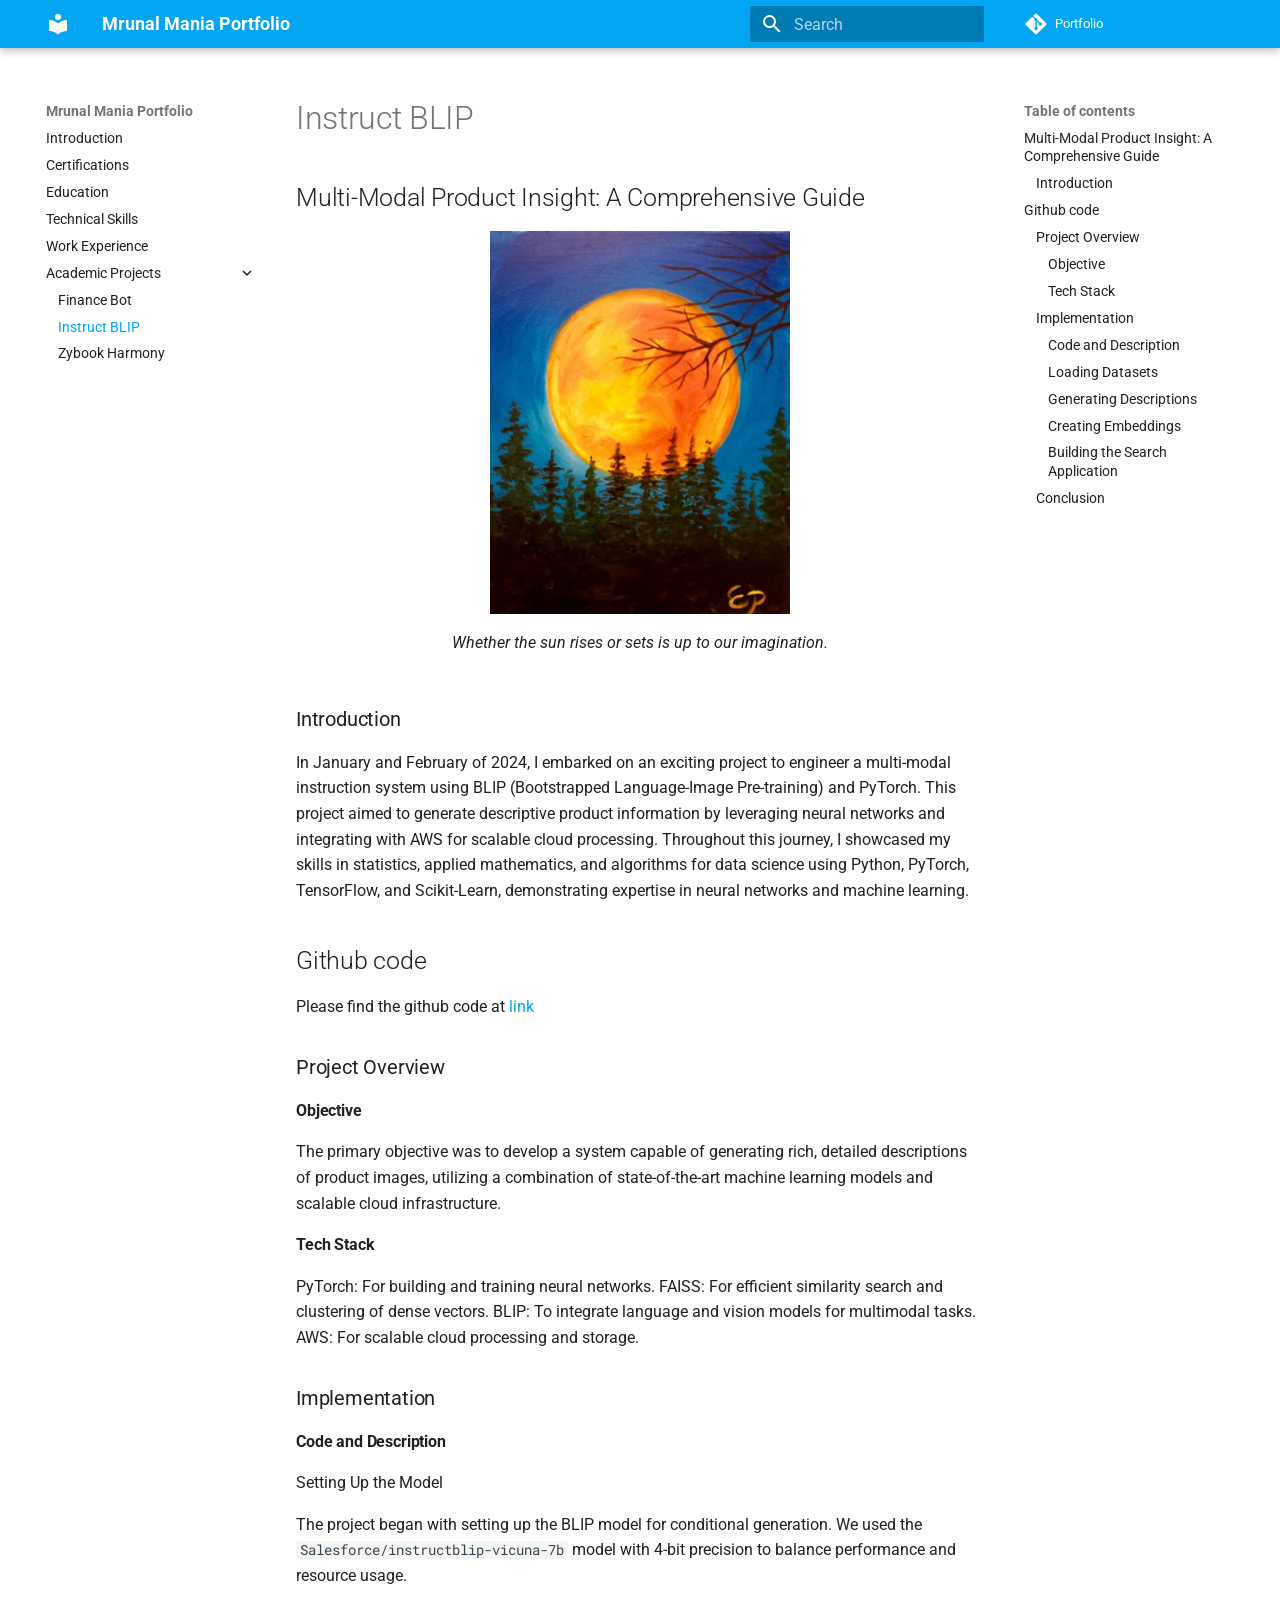
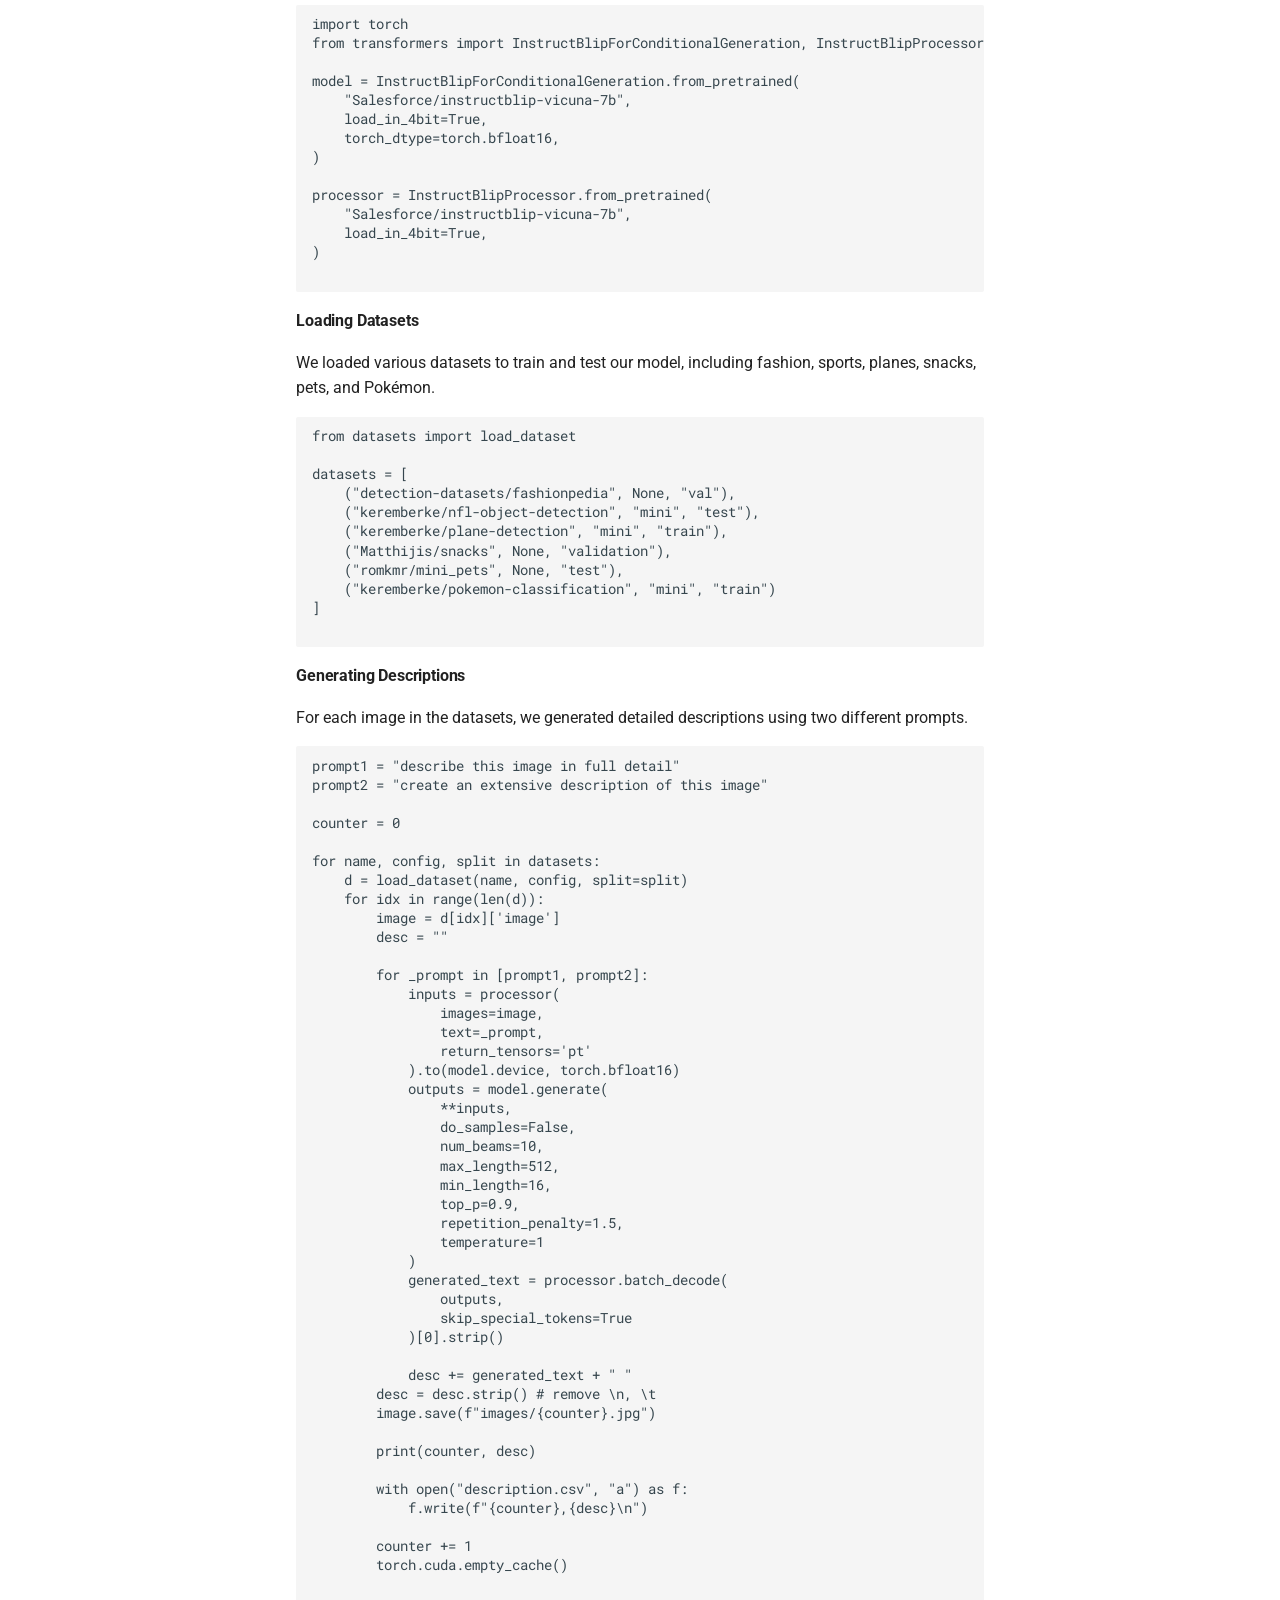
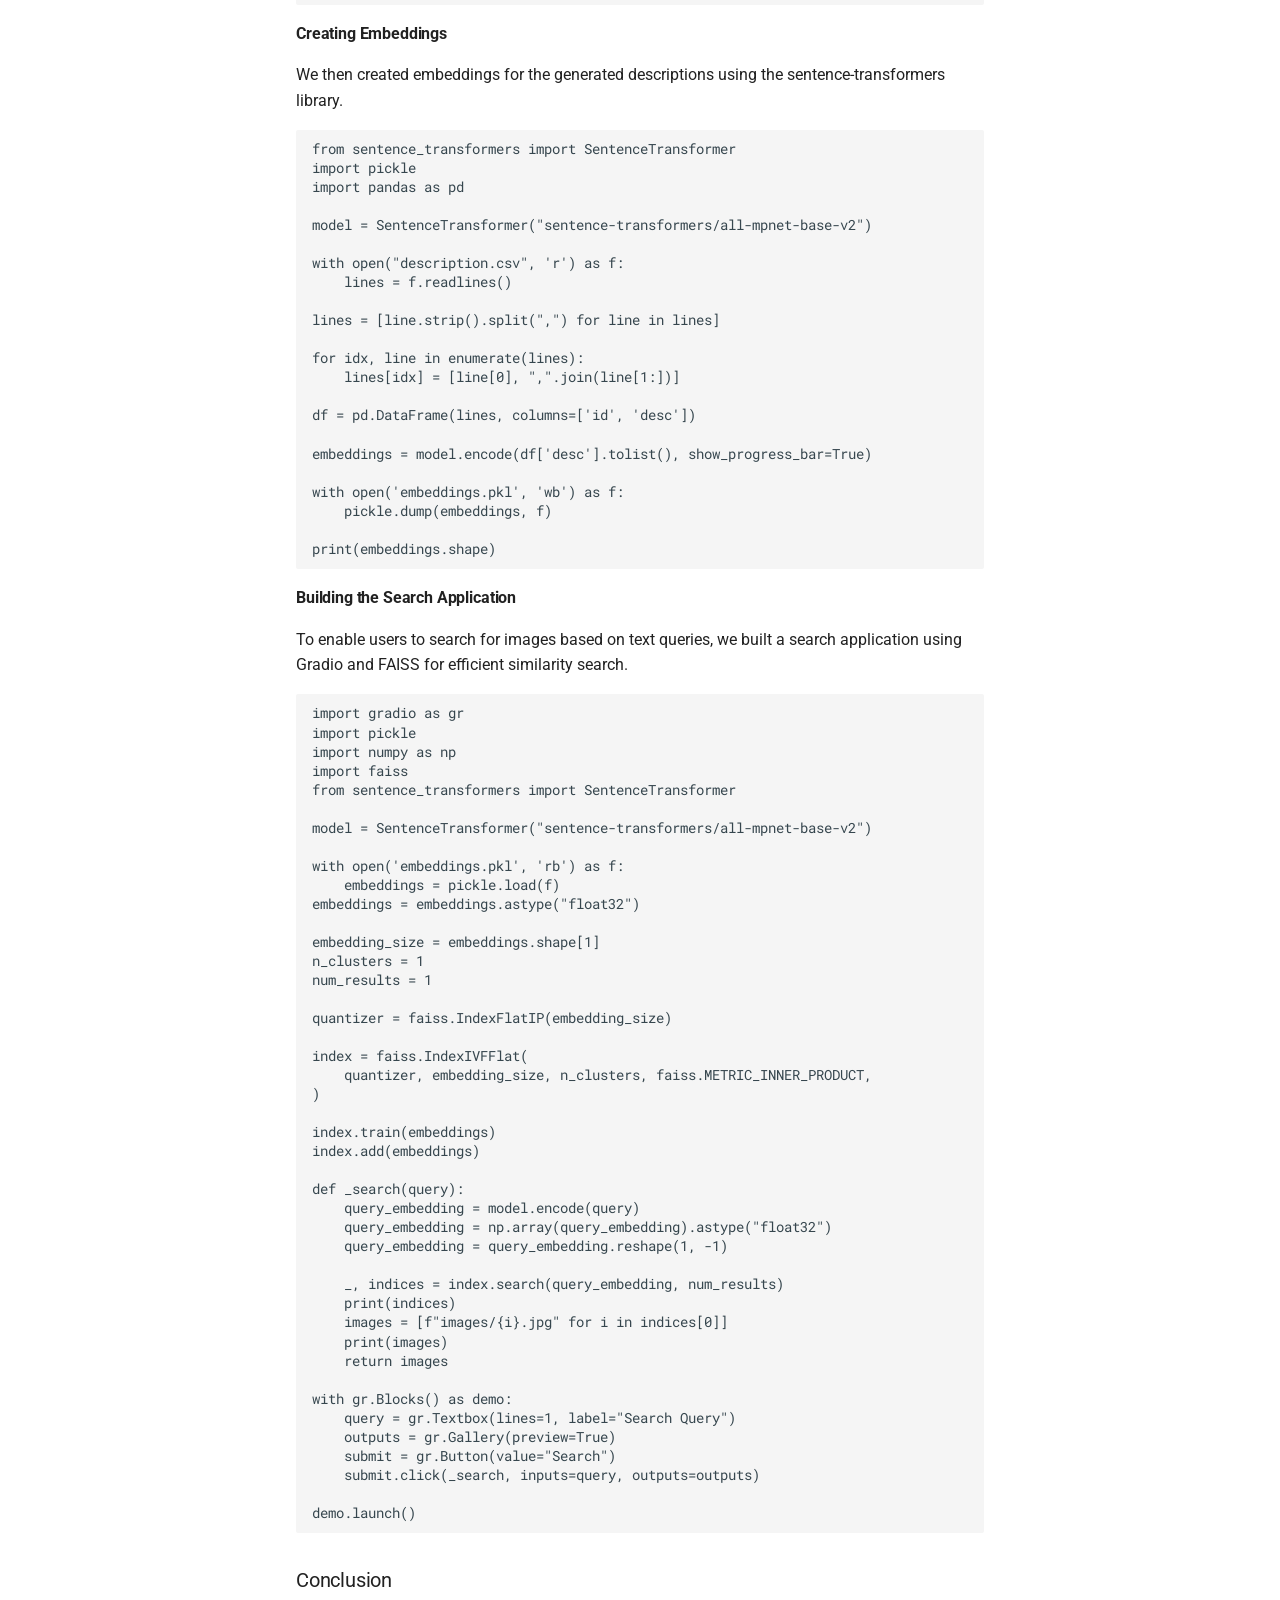
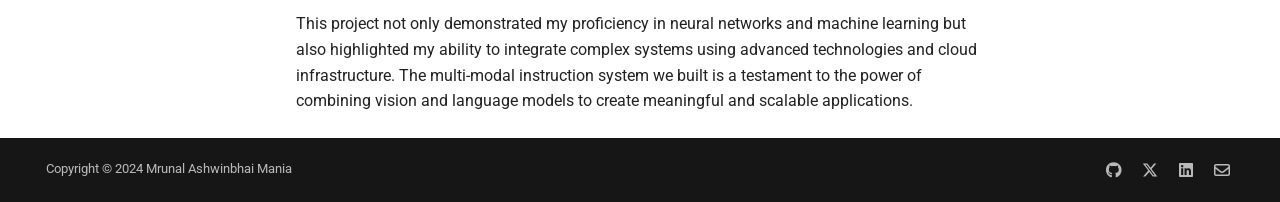
<file: Academic Projects/Instruct BLIP/index.html>
<!doctype html>
<html lang="en" class="no-js">
  <head>
    
      <meta charset="utf-8">
      <meta name="viewport" content="width=device-width,initial-scale=1">
      
      
      
        <link rel="canonical" href="https://mrunalmania.github.io/portfolio/Academic%20Projects/Instruct%20BLIP/">
      
      
        <link rel="prev" href="../Finance%20Bot/">
      
      
        <link rel="next" href="../Zybook%20Harmony/">
      
      
      <link rel="icon" href="../../assets/images/favicon.png">
      <meta name="generator" content="mkdocs-1.6.0, mkdocs-material-9.5.26">
    
    
      
        <title>Instruct BLIP - Mrunal Mania Portfolio</title>
      
    
    
      <link rel="stylesheet" href="../../assets/stylesheets/main.6543a935.min.css">
      
        
        <link rel="stylesheet" href="../../assets/stylesheets/palette.06af60db.min.css">
      
      


    
    
      
    
    
      
        
        
        <link rel="preconnect" href="https://fonts.gstatic.com" crossorigin>
        <link rel="stylesheet" href="https://fonts.googleapis.com/css?family=Roboto:300,300i,400,400i,700,700i%7CRoboto+Mono:400,400i,700,700i&display=fallback">
        <style>:root{--md-text-font:"Roboto";--md-code-font:"Roboto Mono"}</style>
      
    
    
    <script>__md_scope=new URL("../..",location),__md_hash=e=>[...e].reduce((e,_)=>(e<<5)-e+_.charCodeAt(0),0),__md_get=(e,_=localStorage,t=__md_scope)=>JSON.parse(_.getItem(t.pathname+"."+e)),__md_set=(e,_,t=localStorage,a=__md_scope)=>{try{t.setItem(a.pathname+"."+e,JSON.stringify(_))}catch(e){}}</script>
    
      

    
    
    
   <link href="../../assets/stylesheets/glightbox.min.css" rel="stylesheet"/><style>
    html.glightbox-open { overflow: initial; height: 100%; }
    .gslide-title { margin-top: 0px; user-select: text; }
    .gslide-desc { color: #666; user-select: text; }
    .gslide-image img { background: white; }
    .gscrollbar-fixer { padding-right: 15px; }
    .gdesc-inner { font-size: 0.75rem; }
    body[data-md-color-scheme="slate"] .gdesc-inner { background: var(--md-default-bg-color);}
    body[data-md-color-scheme="slate"] .gslide-title { color: var(--md-default-fg-color);}
    body[data-md-color-scheme="slate"] .gslide-desc { color: var(--md-default-fg-color);}</style> <script src="../../assets/javascripts/glightbox.min.js"></script></head>
  
  
    
    
    
    
    
    <body dir="ltr" data-md-color-scheme="default" data-md-color-primary="light-blue" data-md-color-accent="indigo">
  
    
    <input class="md-toggle" data-md-toggle="drawer" type="checkbox" id="__drawer" autocomplete="off">
    <input class="md-toggle" data-md-toggle="search" type="checkbox" id="__search" autocomplete="off">
    <label class="md-overlay" for="__drawer"></label>
    <div data-md-component="skip">
      
        
        <a href="#multi-modal-product-insight-a-comprehensive-guide" class="md-skip">
          Skip to content
        </a>
      
    </div>
    <div data-md-component="announce">
      
    </div>
    
    
      

  

<header class="md-header md-header--shadow" data-md-component="header">
  <nav class="md-header__inner md-grid" aria-label="Header">
    <a href="../.." title="Mrunal Mania Portfolio" class="md-header__button md-logo" aria-label="Mrunal Mania Portfolio" data-md-component="logo">
      
  
  <svg xmlns="http://www.w3.org/2000/svg" viewBox="0 0 24 24"><path d="M12 8a3 3 0 0 0 3-3 3 3 0 0 0-3-3 3 3 0 0 0-3 3 3 3 0 0 0 3 3m0 3.54C9.64 9.35 6.5 8 3 8v11c3.5 0 6.64 1.35 9 3.54 2.36-2.19 5.5-3.54 9-3.54V8c-3.5 0-6.64 1.35-9 3.54Z"/></svg>

    </a>
    <label class="md-header__button md-icon" for="__drawer">
      
      <svg xmlns="http://www.w3.org/2000/svg" viewBox="0 0 24 24"><path d="M3 6h18v2H3V6m0 5h18v2H3v-2m0 5h18v2H3v-2Z"/></svg>
    </label>
    <div class="md-header__title" data-md-component="header-title">
      <div class="md-header__ellipsis">
        <div class="md-header__topic">
          <span class="md-ellipsis">
            Mrunal Mania Portfolio
          </span>
        </div>
        <div class="md-header__topic" data-md-component="header-topic">
          <span class="md-ellipsis">
            
              Instruct BLIP
            
          </span>
        </div>
      </div>
    </div>
    
      
    
    
    
    
      <label class="md-header__button md-icon" for="__search">
        
        <svg xmlns="http://www.w3.org/2000/svg" viewBox="0 0 24 24"><path d="M9.5 3A6.5 6.5 0 0 1 16 9.5c0 1.61-.59 3.09-1.56 4.23l.27.27h.79l5 5-1.5 1.5-5-5v-.79l-.27-.27A6.516 6.516 0 0 1 9.5 16 6.5 6.5 0 0 1 3 9.5 6.5 6.5 0 0 1 9.5 3m0 2C7 5 5 7 5 9.5S7 14 9.5 14 14 12 14 9.5 12 5 9.5 5Z"/></svg>
      </label>
      <div class="md-search" data-md-component="search" role="dialog">
  <label class="md-search__overlay" for="__search"></label>
  <div class="md-search__inner" role="search">
    <form class="md-search__form" name="search">
      <input type="text" class="md-search__input" name="query" aria-label="Search" placeholder="Search" autocapitalize="off" autocorrect="off" autocomplete="off" spellcheck="false" data-md-component="search-query" required>
      <label class="md-search__icon md-icon" for="__search">
        
        <svg xmlns="http://www.w3.org/2000/svg" viewBox="0 0 24 24"><path d="M9.5 3A6.5 6.5 0 0 1 16 9.5c0 1.61-.59 3.09-1.56 4.23l.27.27h.79l5 5-1.5 1.5-5-5v-.79l-.27-.27A6.516 6.516 0 0 1 9.5 16 6.5 6.5 0 0 1 3 9.5 6.5 6.5 0 0 1 9.5 3m0 2C7 5 5 7 5 9.5S7 14 9.5 14 14 12 14 9.5 12 5 9.5 5Z"/></svg>
        
        <svg xmlns="http://www.w3.org/2000/svg" viewBox="0 0 320 512"><!--! Font Awesome Free 6.5.2 by @fontawesome - https://fontawesome.com License - https://fontawesome.com/license/free (Icons: CC BY 4.0, Fonts: SIL OFL 1.1, Code: MIT License) Copyright 2024 Fonticons, Inc.--><path d="M41.4 233.4c-12.5 12.5-12.5 32.8 0 45.3l160 160c12.5 12.5 32.8 12.5 45.3 0s12.5-32.8 0-45.3L109.3 256l137.3-137.4c12.5-12.5 12.5-32.8 0-45.3s-32.8-12.5-45.3 0l-160 160z"/></svg>
      </label>
      <nav class="md-search__options" aria-label="Search">
        
        <button type="reset" class="md-search__icon md-icon" title="Clear" aria-label="Clear" tabindex="-1">
          
          <svg xmlns="http://www.w3.org/2000/svg" viewBox="0 0 24 24"><path d="M19 6.41 17.59 5 12 10.59 6.41 5 5 6.41 10.59 12 5 17.59 6.41 19 12 13.41 17.59 19 19 17.59 13.41 12 19 6.41Z"/></svg>
        </button>
      </nav>
      
        <div class="md-search__suggest" data-md-component="search-suggest"></div>
      
    </form>
    <div class="md-search__output">
      <div class="md-search__scrollwrap" tabindex="0" data-md-scrollfix>
        <div class="md-search-result" data-md-component="search-result">
          <div class="md-search-result__meta">
            Initializing search
          </div>
          <ol class="md-search-result__list" role="presentation"></ol>
        </div>
      </div>
    </div>
  </div>
</div>
    
    
      <div class="md-header__source">
        <a href="https://github.com/mrunalmania/Pytorch-Learning" title="Go to repository" class="md-source" data-md-component="source">
  <div class="md-source__icon md-icon">
    
    <svg xmlns="http://www.w3.org/2000/svg" viewBox="0 0 448 512"><!--! Font Awesome Free 6.5.2 by @fontawesome - https://fontawesome.com License - https://fontawesome.com/license/free (Icons: CC BY 4.0, Fonts: SIL OFL 1.1, Code: MIT License) Copyright 2024 Fonticons, Inc.--><path d="M439.55 236.05 244 40.45a28.87 28.87 0 0 0-40.81 0l-40.66 40.63 51.52 51.52c27.06-9.14 52.68 16.77 43.39 43.68l49.66 49.66c34.23-11.8 61.18 31 35.47 56.69-26.49 26.49-70.21-2.87-56-37.34L240.22 199v121.85c25.3 12.54 22.26 41.85 9.08 55a34.34 34.34 0 0 1-48.55 0c-17.57-17.6-11.07-46.91 11.25-56v-123c-20.8-8.51-24.6-30.74-18.64-45L142.57 101 8.45 235.14a28.86 28.86 0 0 0 0 40.81l195.61 195.6a28.86 28.86 0 0 0 40.8 0l194.69-194.69a28.86 28.86 0 0 0 0-40.81z"/></svg>
  </div>
  <div class="md-source__repository">
    Portfolio
  </div>
</a>
      </div>
    
  </nav>
  
</header>
    
    <div class="md-container" data-md-component="container">
      
      
        
          
        
      
      <main class="md-main" data-md-component="main">
        <div class="md-main__inner md-grid">
          
            
              
              <div class="md-sidebar md-sidebar--primary" data-md-component="sidebar" data-md-type="navigation" >
                <div class="md-sidebar__scrollwrap">
                  <div class="md-sidebar__inner">
                    



<nav class="md-nav md-nav--primary" aria-label="Navigation" data-md-level="0">
  <label class="md-nav__title" for="__drawer">
    <a href="../.." title="Mrunal Mania Portfolio" class="md-nav__button md-logo" aria-label="Mrunal Mania Portfolio" data-md-component="logo">
      
  
  <svg xmlns="http://www.w3.org/2000/svg" viewBox="0 0 24 24"><path d="M12 8a3 3 0 0 0 3-3 3 3 0 0 0-3-3 3 3 0 0 0-3 3 3 3 0 0 0 3 3m0 3.54C9.64 9.35 6.5 8 3 8v11c3.5 0 6.64 1.35 9 3.54 2.36-2.19 5.5-3.54 9-3.54V8c-3.5 0-6.64 1.35-9 3.54Z"/></svg>

    </a>
    Mrunal Mania Portfolio
  </label>
  
    <div class="md-nav__source">
      <a href="https://github.com/mrunalmania/Pytorch-Learning" title="Go to repository" class="md-source" data-md-component="source">
  <div class="md-source__icon md-icon">
    
    <svg xmlns="http://www.w3.org/2000/svg" viewBox="0 0 448 512"><!--! Font Awesome Free 6.5.2 by @fontawesome - https://fontawesome.com License - https://fontawesome.com/license/free (Icons: CC BY 4.0, Fonts: SIL OFL 1.1, Code: MIT License) Copyright 2024 Fonticons, Inc.--><path d="M439.55 236.05 244 40.45a28.87 28.87 0 0 0-40.81 0l-40.66 40.63 51.52 51.52c27.06-9.14 52.68 16.77 43.39 43.68l49.66 49.66c34.23-11.8 61.18 31 35.47 56.69-26.49 26.49-70.21-2.87-56-37.34L240.22 199v121.85c25.3 12.54 22.26 41.85 9.08 55a34.34 34.34 0 0 1-48.55 0c-17.57-17.6-11.07-46.91 11.25-56v-123c-20.8-8.51-24.6-30.74-18.64-45L142.57 101 8.45 235.14a28.86 28.86 0 0 0 0 40.81l195.61 195.6a28.86 28.86 0 0 0 40.8 0l194.69-194.69a28.86 28.86 0 0 0 0-40.81z"/></svg>
  </div>
  <div class="md-source__repository">
    Portfolio
  </div>
</a>
    </div>
  
  <ul class="md-nav__list" data-md-scrollfix>
    
      
      
  
  
  
  
    <li class="md-nav__item">
      <a href="../.." class="md-nav__link">
        
  
  <span class="md-ellipsis">
    Introduction
  </span>
  

      </a>
    </li>
  

    
      
      
  
  
  
  
    <li class="md-nav__item">
      <a href="../../Certifications/" class="md-nav__link">
        
  
  <span class="md-ellipsis">
    Certifications
  </span>
  

      </a>
    </li>
  

    
      
      
  
  
  
  
    <li class="md-nav__item">
      <a href="../../Education/" class="md-nav__link">
        
  
  <span class="md-ellipsis">
    Education
  </span>
  

      </a>
    </li>
  

    
      
      
  
  
  
  
    <li class="md-nav__item">
      <a href="../../Technical%20Skills/" class="md-nav__link">
        
  
  <span class="md-ellipsis">
    Technical Skills
  </span>
  

      </a>
    </li>
  

    
      
      
  
  
  
  
    <li class="md-nav__item">
      <a href="../../Work%20Experience/" class="md-nav__link">
        
  
  <span class="md-ellipsis">
    Work Experience
  </span>
  

      </a>
    </li>
  

    
      
      
  
  
    
  
  
  
    
    
    
    
    <li class="md-nav__item md-nav__item--active md-nav__item--nested">
      
        
        
        <input class="md-nav__toggle md-toggle " type="checkbox" id="__nav_6" checked>
        
          
          <label class="md-nav__link" for="__nav_6" id="__nav_6_label" tabindex="0">
            
  
  <span class="md-ellipsis">
    Academic Projects
  </span>
  

            <span class="md-nav__icon md-icon"></span>
          </label>
        
        <nav class="md-nav" data-md-level="1" aria-labelledby="__nav_6_label" aria-expanded="true">
          <label class="md-nav__title" for="__nav_6">
            <span class="md-nav__icon md-icon"></span>
            Academic Projects
          </label>
          <ul class="md-nav__list" data-md-scrollfix>
            
              
                
  
  
  
  
    <li class="md-nav__item">
      <a href="../Finance%20Bot/" class="md-nav__link">
        
  
  <span class="md-ellipsis">
    Finance Bot
  </span>
  

      </a>
    </li>
  

              
            
              
                
  
  
    
  
  
  
    <li class="md-nav__item md-nav__item--active">
      
      <input class="md-nav__toggle md-toggle" type="checkbox" id="__toc">
      
      
      
        <label class="md-nav__link md-nav__link--active" for="__toc">
          
  
  <span class="md-ellipsis">
    Instruct BLIP
  </span>
  

          <span class="md-nav__icon md-icon"></span>
        </label>
      
      <a href="./" class="md-nav__link md-nav__link--active">
        
  
  <span class="md-ellipsis">
    Instruct BLIP
  </span>
  

      </a>
      
        

<nav class="md-nav md-nav--secondary" aria-label="Table of contents">
  
  
  
  
    <label class="md-nav__title" for="__toc">
      <span class="md-nav__icon md-icon"></span>
      Table of contents
    </label>
    <ul class="md-nav__list" data-md-component="toc" data-md-scrollfix>
      
        <li class="md-nav__item">
  <a href="#multi-modal-product-insight-a-comprehensive-guide" class="md-nav__link">
    <span class="md-ellipsis">
      Multi-Modal Product Insight: A Comprehensive Guide
    </span>
  </a>
  
    <nav class="md-nav" aria-label="Multi-Modal Product Insight: A Comprehensive Guide">
      <ul class="md-nav__list">
        
          <li class="md-nav__item">
  <a href="#introduction" class="md-nav__link">
    <span class="md-ellipsis">
      Introduction
    </span>
  </a>
  
</li>
        
      </ul>
    </nav>
  
</li>
      
        <li class="md-nav__item">
  <a href="#github-code" class="md-nav__link">
    <span class="md-ellipsis">
      Github code
    </span>
  </a>
  
    <nav class="md-nav" aria-label="Github code">
      <ul class="md-nav__list">
        
          <li class="md-nav__item">
  <a href="#project-overview" class="md-nav__link">
    <span class="md-ellipsis">
      Project Overview
    </span>
  </a>
  
    <nav class="md-nav" aria-label="Project Overview">
      <ul class="md-nav__list">
        
          <li class="md-nav__item">
  <a href="#objective" class="md-nav__link">
    <span class="md-ellipsis">
      Objective
    </span>
  </a>
  
</li>
        
          <li class="md-nav__item">
  <a href="#tech-stack" class="md-nav__link">
    <span class="md-ellipsis">
      Tech Stack
    </span>
  </a>
  
</li>
        
      </ul>
    </nav>
  
</li>
        
          <li class="md-nav__item">
  <a href="#implementation" class="md-nav__link">
    <span class="md-ellipsis">
      Implementation
    </span>
  </a>
  
    <nav class="md-nav" aria-label="Implementation">
      <ul class="md-nav__list">
        
          <li class="md-nav__item">
  <a href="#code-and-description" class="md-nav__link">
    <span class="md-ellipsis">
      Code and Description
    </span>
  </a>
  
</li>
        
          <li class="md-nav__item">
  <a href="#loading-datasets" class="md-nav__link">
    <span class="md-ellipsis">
      Loading Datasets
    </span>
  </a>
  
</li>
        
          <li class="md-nav__item">
  <a href="#generating-descriptions" class="md-nav__link">
    <span class="md-ellipsis">
      Generating Descriptions
    </span>
  </a>
  
</li>
        
          <li class="md-nav__item">
  <a href="#creating-embeddings" class="md-nav__link">
    <span class="md-ellipsis">
      Creating Embeddings
    </span>
  </a>
  
</li>
        
          <li class="md-nav__item">
  <a href="#building-the-search-application" class="md-nav__link">
    <span class="md-ellipsis">
      Building the Search Application
    </span>
  </a>
  
</li>
        
      </ul>
    </nav>
  
</li>
        
          <li class="md-nav__item">
  <a href="#conclusion" class="md-nav__link">
    <span class="md-ellipsis">
      Conclusion
    </span>
  </a>
  
</li>
        
      </ul>
    </nav>
  
</li>
      
    </ul>
  
</nav>
      
    </li>
  

              
            
              
                
  
  
  
  
    <li class="md-nav__item">
      <a href="../Zybook%20Harmony/" class="md-nav__link">
        
  
  <span class="md-ellipsis">
    Zybook Harmony
  </span>
  

      </a>
    </li>
  

              
            
          </ul>
        </nav>
      
    </li>
  

    
  </ul>
</nav>
                  </div>
                </div>
              </div>
            
            
              
              <div class="md-sidebar md-sidebar--secondary" data-md-component="sidebar" data-md-type="toc" >
                <div class="md-sidebar__scrollwrap">
                  <div class="md-sidebar__inner">
                    

<nav class="md-nav md-nav--secondary" aria-label="Table of contents">
  
  
  
  
    <label class="md-nav__title" for="__toc">
      <span class="md-nav__icon md-icon"></span>
      Table of contents
    </label>
    <ul class="md-nav__list" data-md-component="toc" data-md-scrollfix>
      
        <li class="md-nav__item">
  <a href="#multi-modal-product-insight-a-comprehensive-guide" class="md-nav__link">
    <span class="md-ellipsis">
      Multi-Modal Product Insight: A Comprehensive Guide
    </span>
  </a>
  
    <nav class="md-nav" aria-label="Multi-Modal Product Insight: A Comprehensive Guide">
      <ul class="md-nav__list">
        
          <li class="md-nav__item">
  <a href="#introduction" class="md-nav__link">
    <span class="md-ellipsis">
      Introduction
    </span>
  </a>
  
</li>
        
      </ul>
    </nav>
  
</li>
      
        <li class="md-nav__item">
  <a href="#github-code" class="md-nav__link">
    <span class="md-ellipsis">
      Github code
    </span>
  </a>
  
    <nav class="md-nav" aria-label="Github code">
      <ul class="md-nav__list">
        
          <li class="md-nav__item">
  <a href="#project-overview" class="md-nav__link">
    <span class="md-ellipsis">
      Project Overview
    </span>
  </a>
  
    <nav class="md-nav" aria-label="Project Overview">
      <ul class="md-nav__list">
        
          <li class="md-nav__item">
  <a href="#objective" class="md-nav__link">
    <span class="md-ellipsis">
      Objective
    </span>
  </a>
  
</li>
        
          <li class="md-nav__item">
  <a href="#tech-stack" class="md-nav__link">
    <span class="md-ellipsis">
      Tech Stack
    </span>
  </a>
  
</li>
        
      </ul>
    </nav>
  
</li>
        
          <li class="md-nav__item">
  <a href="#implementation" class="md-nav__link">
    <span class="md-ellipsis">
      Implementation
    </span>
  </a>
  
    <nav class="md-nav" aria-label="Implementation">
      <ul class="md-nav__list">
        
          <li class="md-nav__item">
  <a href="#code-and-description" class="md-nav__link">
    <span class="md-ellipsis">
      Code and Description
    </span>
  </a>
  
</li>
        
          <li class="md-nav__item">
  <a href="#loading-datasets" class="md-nav__link">
    <span class="md-ellipsis">
      Loading Datasets
    </span>
  </a>
  
</li>
        
          <li class="md-nav__item">
  <a href="#generating-descriptions" class="md-nav__link">
    <span class="md-ellipsis">
      Generating Descriptions
    </span>
  </a>
  
</li>
        
          <li class="md-nav__item">
  <a href="#creating-embeddings" class="md-nav__link">
    <span class="md-ellipsis">
      Creating Embeddings
    </span>
  </a>
  
</li>
        
          <li class="md-nav__item">
  <a href="#building-the-search-application" class="md-nav__link">
    <span class="md-ellipsis">
      Building the Search Application
    </span>
  </a>
  
</li>
        
      </ul>
    </nav>
  
</li>
        
          <li class="md-nav__item">
  <a href="#conclusion" class="md-nav__link">
    <span class="md-ellipsis">
      Conclusion
    </span>
  </a>
  
</li>
        
      </ul>
    </nav>
  
</li>
      
    </ul>
  
</nav>
                  </div>
                </div>
              </div>
            
          
          
            <div class="md-content" data-md-component="content">
              <article class="md-content__inner md-typeset">
                
                  

  
  


  <h1>Instruct BLIP</h1>

<h2 id="multi-modal-product-insight-a-comprehensive-guide">Multi-Modal Product Insight: A Comprehensive Guide</h2>
<figure>
  <a class="glightbox" href="../../images/sun_painting.jpg" data-type="image" data-width="auto" data-height="auto" data-desc-position="bottom"><img alt="Sole Gemma" src="../../images/sun_painting.jpg" width="300" /></a>
  <figcaption>Whether the sun rises or sets is up to our imagination.</figcaption>
</figure>
<h3 id="introduction">Introduction</h3>
<p>In January and February of 2024, I embarked on an exciting project to engineer a multi-modal instruction system using BLIP (Bootstrapped Language-Image Pre-training) and PyTorch. This project aimed to generate descriptive product information by leveraging neural networks and integrating with AWS for scalable cloud processing. Throughout this journey, I showcased my skills in statistics, applied mathematics, and algorithms for data science using Python, PyTorch, TensorFlow, and Scikit-Learn, demonstrating expertise in neural networks and machine learning.</p>
<h2 id="github-code">Github code</h2>
<p>Please find the github code at <a href="https://github.com/mrunalmania/InstructBLIP">link</a> </p>
<h3 id="project-overview">Project Overview</h3>
<h4 id="objective">Objective</h4>
<p>The primary objective was to develop a system capable of generating rich, detailed descriptions of product images, utilizing a combination of state-of-the-art machine learning models and scalable cloud infrastructure.</p>
<h4 id="tech-stack">Tech Stack</h4>
<p>PyTorch: For building and training neural networks.
FAISS: For efficient similarity search and clustering of dense vectors.
BLIP: To integrate language and vision models for multimodal tasks.
AWS: For scalable cloud processing and storage.</p>
<h3 id="implementation">Implementation</h3>
<h4 id="code-and-description">Code and Description</h4>
<p>Setting Up the Model</p>
<p>The project began with setting up the BLIP model for conditional generation. We used the <code>Salesforce/instructblip-vicuna-7b</code> model with 4-bit precision to balance performance and resource usage.</p>
<pre><code class="language-python">import torch
from transformers import InstructBlipForConditionalGeneration, InstructBlipProcessor

model = InstructBlipForConditionalGeneration.from_pretrained(
    &quot;Salesforce/instructblip-vicuna-7b&quot;,
    load_in_4bit=True,
    torch_dtype=torch.bfloat16,
)

processor = InstructBlipProcessor.from_pretrained(
    &quot;Salesforce/instructblip-vicuna-7b&quot;,
    load_in_4bit=True,
)

</code></pre>
<h4 id="loading-datasets">Loading Datasets</h4>
<p>We loaded various datasets to train and test our model, including fashion, sports, planes, snacks, pets, and Pokémon.</p>
<pre><code class="language-python">from datasets import load_dataset

datasets = [
    (&quot;detection-datasets/fashionpedia&quot;, None, &quot;val&quot;),
    (&quot;keremberke/nfl-object-detection&quot;, &quot;mini&quot;, &quot;test&quot;),
    (&quot;keremberke/plane-detection&quot;, &quot;mini&quot;, &quot;train&quot;),
    (&quot;Matthijis/snacks&quot;, None, &quot;validation&quot;),
    (&quot;romkmr/mini_pets&quot;, None, &quot;test&quot;),
    (&quot;keremberke/pokemon-classification&quot;, &quot;mini&quot;, &quot;train&quot;)
]

</code></pre>
<h4 id="generating-descriptions">Generating Descriptions</h4>
<p>For each image in the datasets, we generated detailed descriptions using two different prompts.</p>
<pre><code class="language-python">prompt1 = &quot;describe this image in full detail&quot;
prompt2 = &quot;create an extensive description of this image&quot;

counter = 0

for name, config, split in datasets:
    d = load_dataset(name, config, split=split)
    for idx in range(len(d)):
        image = d[idx]['image']
        desc = &quot;&quot;

        for _prompt in [prompt1, prompt2]:
            inputs = processor(
                images=image,
                text=_prompt,
                return_tensors='pt'
            ).to(model.device, torch.bfloat16)
            outputs = model.generate(
                **inputs,
                do_samples=False,
                num_beams=10,
                max_length=512,
                min_length=16,
                top_p=0.9,
                repetition_penalty=1.5,
                temperature=1
            )
            generated_text = processor.batch_decode(
                outputs,
                skip_special_tokens=True
            )[0].strip()

            desc += generated_text + &quot; &quot;
        desc = desc.strip() # remove \n, \t 
        image.save(f&quot;images/{counter}.jpg&quot;)

        print(counter, desc)

        with open(&quot;description.csv&quot;, &quot;a&quot;) as f:
            f.write(f&quot;{counter},{desc}\n&quot;)

        counter += 1
        torch.cuda.empty_cache()

</code></pre>
<h4 id="creating-embeddings">Creating Embeddings</h4>
<p>We then created embeddings for the generated descriptions using the sentence-transformers library.</p>
<pre><code class="language-python">from sentence_transformers import SentenceTransformer
import pickle
import pandas as pd

model = SentenceTransformer(&quot;sentence-transformers/all-mpnet-base-v2&quot;)

with open(&quot;description.csv&quot;, 'r') as f:
    lines = f.readlines()

lines = [line.strip().split(&quot;,&quot;) for line in lines]

for idx, line in enumerate(lines):
    lines[idx] = [line[0], &quot;,&quot;.join(line[1:])]

df = pd.DataFrame(lines, columns=['id', 'desc'])

embeddings = model.encode(df['desc'].tolist(), show_progress_bar=True)

with open('embeddings.pkl', 'wb') as f:
    pickle.dump(embeddings, f)

print(embeddings.shape)
</code></pre>
<h4 id="building-the-search-application">Building the Search Application</h4>
<p>To enable users to search for images based on text queries, we built a search application using Gradio and FAISS for efficient similarity search.</p>
<pre><code class="language-python">import gradio as gr
import pickle
import numpy as np
import faiss
from sentence_transformers import SentenceTransformer

model = SentenceTransformer(&quot;sentence-transformers/all-mpnet-base-v2&quot;)

with open('embeddings.pkl', 'rb') as f:
    embeddings = pickle.load(f)
embeddings = embeddings.astype(&quot;float32&quot;)

embedding_size = embeddings.shape[1]
n_clusters = 1
num_results = 1

quantizer = faiss.IndexFlatIP(embedding_size)

index = faiss.IndexIVFFlat(
    quantizer, embedding_size, n_clusters, faiss.METRIC_INNER_PRODUCT,
)

index.train(embeddings)
index.add(embeddings)

def _search(query):
    query_embedding = model.encode(query)
    query_embedding = np.array(query_embedding).astype(&quot;float32&quot;)
    query_embedding = query_embedding.reshape(1, -1)

    _, indices = index.search(query_embedding, num_results)
    print(indices)
    images = [f&quot;images/{i}.jpg&quot; for i in indices[0]]
    print(images)
    return images

with gr.Blocks() as demo:
    query = gr.Textbox(lines=1, label=&quot;Search Query&quot;)
    outputs = gr.Gallery(preview=True)
    submit = gr.Button(value=&quot;Search&quot;)
    submit.click(_search, inputs=query, outputs=outputs)

demo.launch()
</code></pre>
<h3 id="conclusion">Conclusion</h3>
<p>This project not only demonstrated my proficiency in neural networks and machine learning but also highlighted my ability to integrate complex systems using advanced technologies and cloud infrastructure. The multi-modal instruction system we built is a testament to the power of combining vision and language models to create meaningful and scalable applications.</p>












                
              </article>
            </div>
          
          
<script>var target=document.getElementById(location.hash.slice(1));target&&target.name&&(target.checked=target.name.startsWith("__tabbed_"))</script>
        </div>
        
      </main>
      
        <footer class="md-footer">
  
  <div class="md-footer-meta md-typeset">
    <div class="md-footer-meta__inner md-grid">
      <div class="md-copyright">
  
    <div class="md-copyright__highlight">
      Copyright &copy; 2024 Mrunal Ashwinbhai Mania
    </div>
  
  
</div>
      
        <div class="md-social">
  
    
    
    
    
    <a href="https://github.com/mrunalmania" target="_blank" rel="noopener" title="mrunalmania" class="md-social__link">
      <svg xmlns="http://www.w3.org/2000/svg" viewBox="0 0 496 512"><!--! Font Awesome Free 6.5.2 by @fontawesome - https://fontawesome.com License - https://fontawesome.com/license/free (Icons: CC BY 4.0, Fonts: SIL OFL 1.1, Code: MIT License) Copyright 2024 Fonticons, Inc.--><path d="M165.9 397.4c0 2-2.3 3.6-5.2 3.6-3.3.3-5.6-1.3-5.6-3.6 0-2 2.3-3.6 5.2-3.6 3-.3 5.6 1.3 5.6 3.6zm-31.1-4.5c-.7 2 1.3 4.3 4.3 4.9 2.6 1 5.6 0 6.2-2s-1.3-4.3-4.3-5.2c-2.6-.7-5.5.3-6.2 2.3zm44.2-1.7c-2.9.7-4.9 2.6-4.6 4.9.3 2 2.9 3.3 5.9 2.6 2.9-.7 4.9-2.6 4.6-4.6-.3-1.9-3-3.2-5.9-2.9zM244.8 8C106.1 8 0 113.3 0 252c0 110.9 69.8 205.8 169.5 239.2 12.8 2.3 17.3-5.6 17.3-12.1 0-6.2-.3-40.4-.3-61.4 0 0-70 15-84.7-29.8 0 0-11.4-29.1-27.8-36.6 0 0-22.9-15.7 1.6-15.4 0 0 24.9 2 38.6 25.8 21.9 38.6 58.6 27.5 72.9 20.9 2.3-16 8.8-27.1 16-33.7-55.9-6.2-112.3-14.3-112.3-110.5 0-27.5 7.6-41.3 23.6-58.9-2.6-6.5-11.1-33.3 2.6-67.9 20.9-6.5 69 27 69 27 20-5.6 41.5-8.5 62.8-8.5s42.8 2.9 62.8 8.5c0 0 48.1-33.6 69-27 13.7 34.7 5.2 61.4 2.6 67.9 16 17.7 25.8 31.5 25.8 58.9 0 96.5-58.9 104.2-114.8 110.5 9.2 7.9 17 22.9 17 46.4 0 33.7-.3 75.4-.3 83.6 0 6.5 4.6 14.4 17.3 12.1C428.2 457.8 496 362.9 496 252 496 113.3 383.5 8 244.8 8zM97.2 352.9c-1.3 1-1 3.3.7 5.2 1.6 1.6 3.9 2.3 5.2 1 1.3-1 1-3.3-.7-5.2-1.6-1.6-3.9-2.3-5.2-1zm-10.8-8.1c-.7 1.3.3 2.9 2.3 3.9 1.6 1 3.6.7 4.3-.7.7-1.3-.3-2.9-2.3-3.9-2-.6-3.6-.3-4.3.7zm32.4 35.6c-1.6 1.3-1 4.3 1.3 6.2 2.3 2.3 5.2 2.6 6.5 1 1.3-1.3.7-4.3-1.3-6.2-2.2-2.3-5.2-2.6-6.5-1zm-11.4-14.7c-1.6 1-1.6 3.6 0 5.9 1.6 2.3 4.3 3.3 5.6 2.3 1.6-1.3 1.6-3.9 0-6.2-1.4-2.3-4-3.3-5.6-2z"/></svg>
    </a>
  
    
    
    
    
    <a href="https://x.com/mrunal_panna" target="_blank" rel="noopener" title="mrunal_panna" class="md-social__link">
      <svg xmlns="http://www.w3.org/2000/svg" viewBox="0 0 512 512"><!--! Font Awesome Free 6.5.2 by @fontawesome - https://fontawesome.com License - https://fontawesome.com/license/free (Icons: CC BY 4.0, Fonts: SIL OFL 1.1, Code: MIT License) Copyright 2024 Fonticons, Inc.--><path d="M389.2 48h70.6L305.6 224.2 487 464H345L233.7 318.6 106.5 464H35.8l164.9-188.5L26.8 48h145.6l100.5 132.9L389.2 48zm-24.8 373.8h39.1L151.1 88h-42l255.3 333.8z"/></svg>
    </a>
  
    
    
    
    
    <a href="https://www.linkedin.com/in/mrunalmania/" target="_blank" rel="noopener" title="Mrunal Mania" class="md-social__link">
      <svg xmlns="http://www.w3.org/2000/svg" viewBox="0 0 448 512"><!--! Font Awesome Free 6.5.2 by @fontawesome - https://fontawesome.com License - https://fontawesome.com/license/free (Icons: CC BY 4.0, Fonts: SIL OFL 1.1, Code: MIT License) Copyright 2024 Fonticons, Inc.--><path d="M416 32H31.9C14.3 32 0 46.5 0 64.3v383.4C0 465.5 14.3 480 31.9 480H416c17.6 0 32-14.5 32-32.3V64.3c0-17.8-14.4-32.3-32-32.3zM135.4 416H69V202.2h66.5V416zm-33.2-243c-21.3 0-38.5-17.3-38.5-38.5S80.9 96 102.2 96c21.2 0 38.5 17.3 38.5 38.5 0 21.3-17.2 38.5-38.5 38.5zm282.1 243h-66.4V312c0-24.8-.5-56.7-34.5-56.7-34.6 0-39.9 27-39.9 54.9V416h-66.4V202.2h63.7v29.2h.9c8.9-16.8 30.6-34.5 62.9-34.5 67.2 0 79.7 44.3 79.7 101.9V416z"/></svg>
    </a>
  
    
    
    
    
    <a href="mailto:mmania1@asu.edu" target="_blank" rel="noopener" title="send me an email" class="md-social__link">
      <svg xmlns="http://www.w3.org/2000/svg" viewBox="0 0 512 512"><!--! Font Awesome Free 6.5.2 by @fontawesome - https://fontawesome.com License - https://fontawesome.com/license/free (Icons: CC BY 4.0, Fonts: SIL OFL 1.1, Code: MIT License) Copyright 2024 Fonticons, Inc.--><path d="M64 112c-8.8 0-16 7.2-16 16v22.1l172.5 141.6c20.7 17 50.4 17 71.1 0L464 150.1V128c0-8.8-7.2-16-16-16H64zM48 212.2V384c0 8.8 7.2 16 16 16h384c8.8 0 16-7.2 16-16V212.2L322 328.8c-38.4 31.5-93.7 31.5-132 0L48 212.2zM0 128c0-35.3 28.7-64 64-64h384c35.3 0 64 28.7 64 64v256c0 35.3-28.7 64-64 64H64c-35.3 0-64-28.7-64-64V128z"/></svg>
    </a>
  
</div>
      
    </div>
  </div>
</footer>
      
    </div>
    <div class="md-dialog" data-md-component="dialog">
      <div class="md-dialog__inner md-typeset"></div>
    </div>
    
    
    <script id="__config" type="application/json">{"base": "../..", "features": ["search.suggest"], "search": "../../assets/javascripts/workers/search.b8dbb3d2.min.js", "translations": {"clipboard.copied": "Copied to clipboard", "clipboard.copy": "Copy to clipboard", "search.result.more.one": "1 more on this page", "search.result.more.other": "# more on this page", "search.result.none": "No matching documents", "search.result.one": "1 matching document", "search.result.other": "# matching documents", "search.result.placeholder": "Type to start searching", "search.result.term.missing": "Missing", "select.version": "Select version"}}</script>
    
    
      <script src="../../assets/javascripts/bundle.ad660dcc.min.js"></script>
      
    
  <script id="init-glightbox">const lightbox = GLightbox({"touchNavigation": true, "loop": false, "zoomable": true, "draggable": true, "openEffect": "zoom", "closeEffect": "zoom", "slideEffect": "slide"});
document$.subscribe(() => { lightbox.reload() });
</script></body>
</html>
</file>
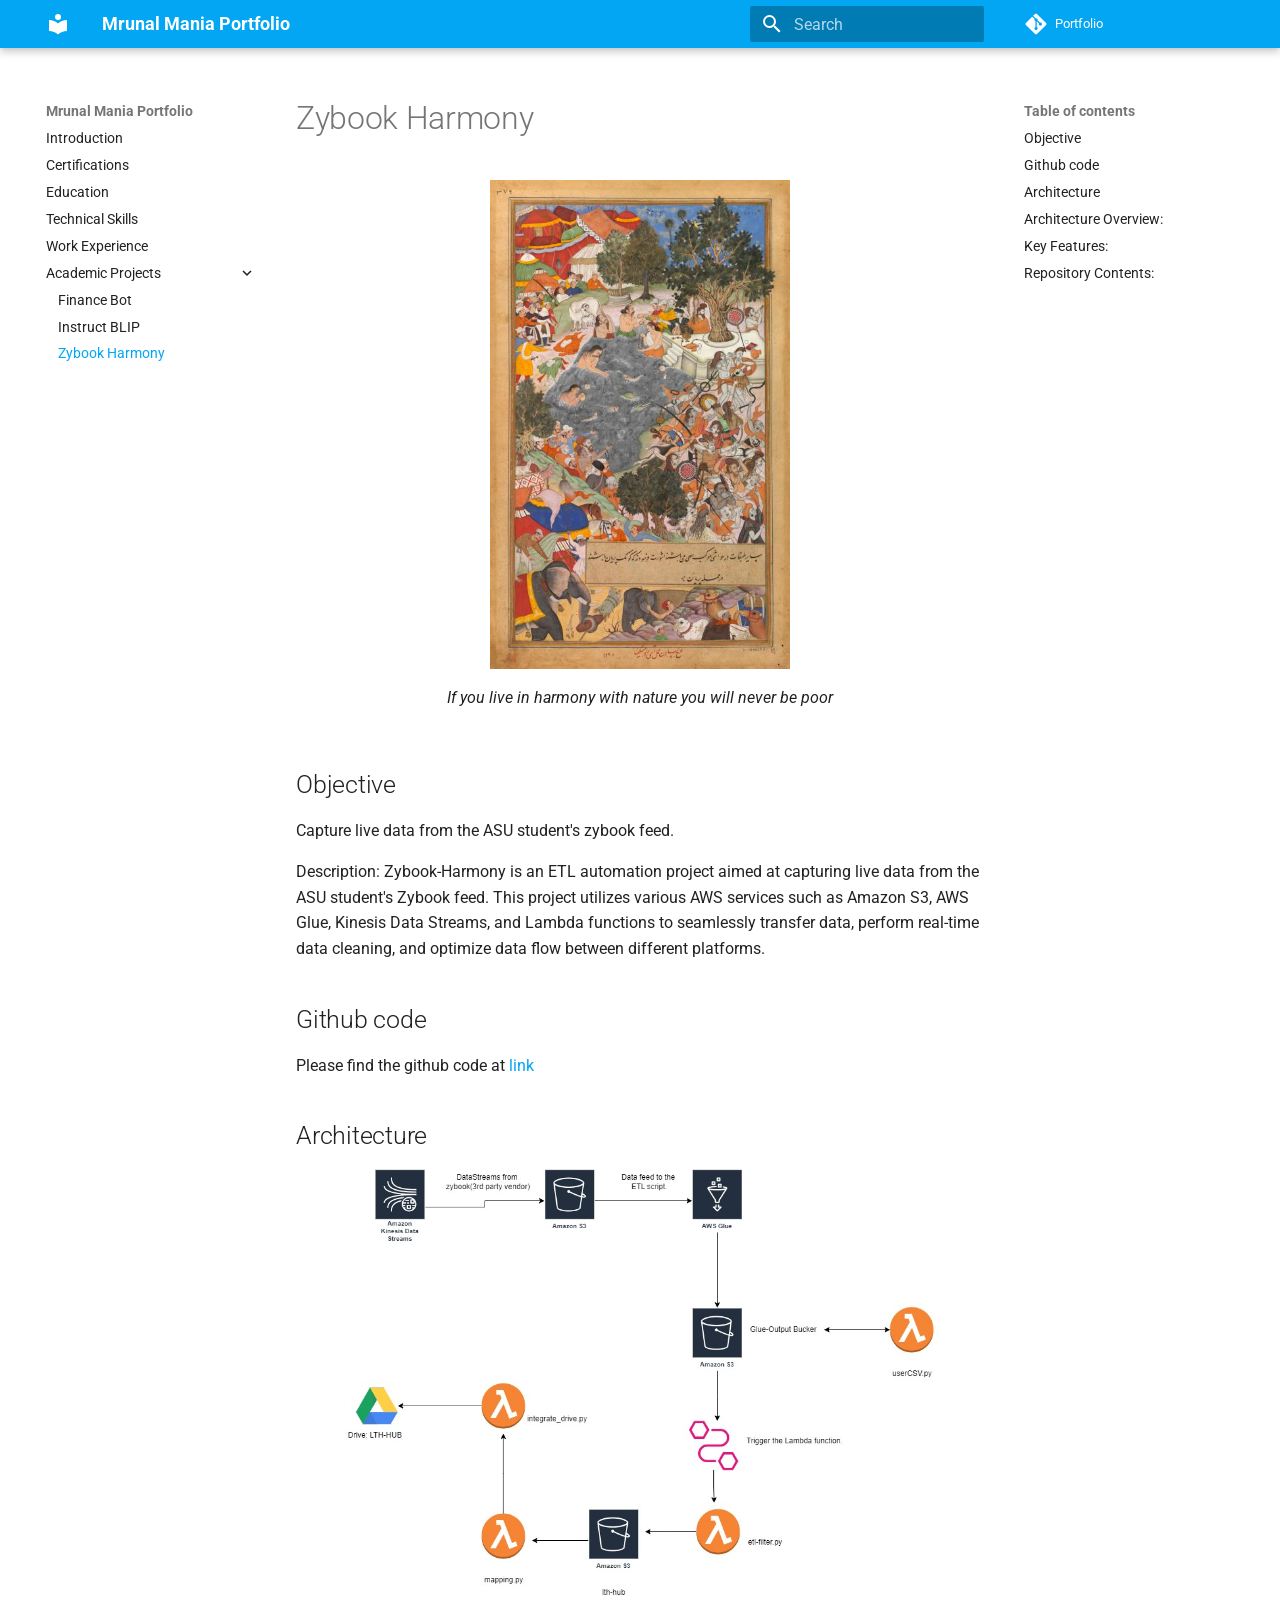
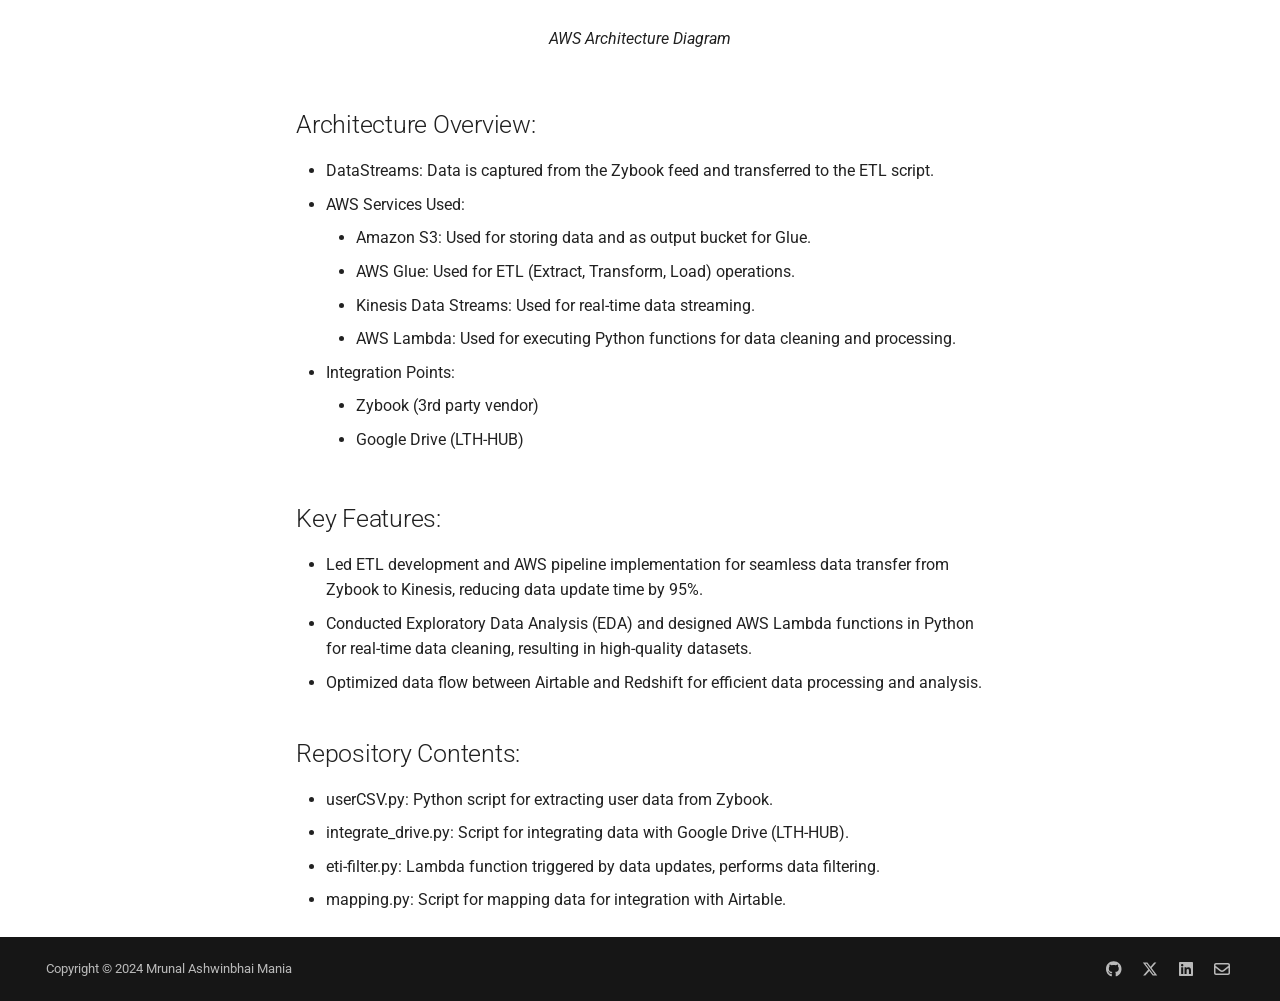
<file: Academic Projects/Zybook Harmony/index.html>
<!doctype html>
<html lang="en" class="no-js">
  <head>
    
      <meta charset="utf-8">
      <meta name="viewport" content="width=device-width,initial-scale=1">
      
      
      
        <link rel="canonical" href="https://mrunalmania.github.io/portfolio/Academic%20Projects/Zybook%20Harmony/">
      
      
        <link rel="prev" href="../Instruct%20BLIP/">
      
      
      
      <link rel="icon" href="../../assets/images/favicon.png">
      <meta name="generator" content="mkdocs-1.6.0, mkdocs-material-9.5.26">
    
    
      
        <title>Zybook Harmony - Mrunal Mania Portfolio</title>
      
    
    
      <link rel="stylesheet" href="../../assets/stylesheets/main.6543a935.min.css">
      
        
        <link rel="stylesheet" href="../../assets/stylesheets/palette.06af60db.min.css">
      
      


    
    
      
    
    
      
        
        
        <link rel="preconnect" href="https://fonts.gstatic.com" crossorigin>
        <link rel="stylesheet" href="https://fonts.googleapis.com/css?family=Roboto:300,300i,400,400i,700,700i%7CRoboto+Mono:400,400i,700,700i&display=fallback">
        <style>:root{--md-text-font:"Roboto";--md-code-font:"Roboto Mono"}</style>
      
    
    
    <script>__md_scope=new URL("../..",location),__md_hash=e=>[...e].reduce((e,_)=>(e<<5)-e+_.charCodeAt(0),0),__md_get=(e,_=localStorage,t=__md_scope)=>JSON.parse(_.getItem(t.pathname+"."+e)),__md_set=(e,_,t=localStorage,a=__md_scope)=>{try{t.setItem(a.pathname+"."+e,JSON.stringify(_))}catch(e){}}</script>
    
      

    
    
    
   <link href="../../assets/stylesheets/glightbox.min.css" rel="stylesheet"/><style>
    html.glightbox-open { overflow: initial; height: 100%; }
    .gslide-title { margin-top: 0px; user-select: text; }
    .gslide-desc { color: #666; user-select: text; }
    .gslide-image img { background: white; }
    .gscrollbar-fixer { padding-right: 15px; }
    .gdesc-inner { font-size: 0.75rem; }
    body[data-md-color-scheme="slate"] .gdesc-inner { background: var(--md-default-bg-color);}
    body[data-md-color-scheme="slate"] .gslide-title { color: var(--md-default-fg-color);}
    body[data-md-color-scheme="slate"] .gslide-desc { color: var(--md-default-fg-color);}</style> <script src="../../assets/javascripts/glightbox.min.js"></script></head>
  
  
    
    
    
    
    
    <body dir="ltr" data-md-color-scheme="default" data-md-color-primary="light-blue" data-md-color-accent="indigo">
  
    
    <input class="md-toggle" data-md-toggle="drawer" type="checkbox" id="__drawer" autocomplete="off">
    <input class="md-toggle" data-md-toggle="search" type="checkbox" id="__search" autocomplete="off">
    <label class="md-overlay" for="__drawer"></label>
    <div data-md-component="skip">
      
        
        <a href="#objective" class="md-skip">
          Skip to content
        </a>
      
    </div>
    <div data-md-component="announce">
      
    </div>
    
    
      

  

<header class="md-header md-header--shadow" data-md-component="header">
  <nav class="md-header__inner md-grid" aria-label="Header">
    <a href="../.." title="Mrunal Mania Portfolio" class="md-header__button md-logo" aria-label="Mrunal Mania Portfolio" data-md-component="logo">
      
  
  <svg xmlns="http://www.w3.org/2000/svg" viewBox="0 0 24 24"><path d="M12 8a3 3 0 0 0 3-3 3 3 0 0 0-3-3 3 3 0 0 0-3 3 3 3 0 0 0 3 3m0 3.54C9.64 9.35 6.5 8 3 8v11c3.5 0 6.64 1.35 9 3.54 2.36-2.19 5.5-3.54 9-3.54V8c-3.5 0-6.64 1.35-9 3.54Z"/></svg>

    </a>
    <label class="md-header__button md-icon" for="__drawer">
      
      <svg xmlns="http://www.w3.org/2000/svg" viewBox="0 0 24 24"><path d="M3 6h18v2H3V6m0 5h18v2H3v-2m0 5h18v2H3v-2Z"/></svg>
    </label>
    <div class="md-header__title" data-md-component="header-title">
      <div class="md-header__ellipsis">
        <div class="md-header__topic">
          <span class="md-ellipsis">
            Mrunal Mania Portfolio
          </span>
        </div>
        <div class="md-header__topic" data-md-component="header-topic">
          <span class="md-ellipsis">
            
              Zybook Harmony
            
          </span>
        </div>
      </div>
    </div>
    
      
    
    
    
    
      <label class="md-header__button md-icon" for="__search">
        
        <svg xmlns="http://www.w3.org/2000/svg" viewBox="0 0 24 24"><path d="M9.5 3A6.5 6.5 0 0 1 16 9.5c0 1.61-.59 3.09-1.56 4.23l.27.27h.79l5 5-1.5 1.5-5-5v-.79l-.27-.27A6.516 6.516 0 0 1 9.5 16 6.5 6.5 0 0 1 3 9.5 6.5 6.5 0 0 1 9.5 3m0 2C7 5 5 7 5 9.5S7 14 9.5 14 14 12 14 9.5 12 5 9.5 5Z"/></svg>
      </label>
      <div class="md-search" data-md-component="search" role="dialog">
  <label class="md-search__overlay" for="__search"></label>
  <div class="md-search__inner" role="search">
    <form class="md-search__form" name="search">
      <input type="text" class="md-search__input" name="query" aria-label="Search" placeholder="Search" autocapitalize="off" autocorrect="off" autocomplete="off" spellcheck="false" data-md-component="search-query" required>
      <label class="md-search__icon md-icon" for="__search">
        
        <svg xmlns="http://www.w3.org/2000/svg" viewBox="0 0 24 24"><path d="M9.5 3A6.5 6.5 0 0 1 16 9.5c0 1.61-.59 3.09-1.56 4.23l.27.27h.79l5 5-1.5 1.5-5-5v-.79l-.27-.27A6.516 6.516 0 0 1 9.5 16 6.5 6.5 0 0 1 3 9.5 6.5 6.5 0 0 1 9.5 3m0 2C7 5 5 7 5 9.5S7 14 9.5 14 14 12 14 9.5 12 5 9.5 5Z"/></svg>
        
        <svg xmlns="http://www.w3.org/2000/svg" viewBox="0 0 320 512"><!--! Font Awesome Free 6.5.2 by @fontawesome - https://fontawesome.com License - https://fontawesome.com/license/free (Icons: CC BY 4.0, Fonts: SIL OFL 1.1, Code: MIT License) Copyright 2024 Fonticons, Inc.--><path d="M41.4 233.4c-12.5 12.5-12.5 32.8 0 45.3l160 160c12.5 12.5 32.8 12.5 45.3 0s12.5-32.8 0-45.3L109.3 256l137.3-137.4c12.5-12.5 12.5-32.8 0-45.3s-32.8-12.5-45.3 0l-160 160z"/></svg>
      </label>
      <nav class="md-search__options" aria-label="Search">
        
        <button type="reset" class="md-search__icon md-icon" title="Clear" aria-label="Clear" tabindex="-1">
          
          <svg xmlns="http://www.w3.org/2000/svg" viewBox="0 0 24 24"><path d="M19 6.41 17.59 5 12 10.59 6.41 5 5 6.41 10.59 12 5 17.59 6.41 19 12 13.41 17.59 19 19 17.59 13.41 12 19 6.41Z"/></svg>
        </button>
      </nav>
      
        <div class="md-search__suggest" data-md-component="search-suggest"></div>
      
    </form>
    <div class="md-search__output">
      <div class="md-search__scrollwrap" tabindex="0" data-md-scrollfix>
        <div class="md-search-result" data-md-component="search-result">
          <div class="md-search-result__meta">
            Initializing search
          </div>
          <ol class="md-search-result__list" role="presentation"></ol>
        </div>
      </div>
    </div>
  </div>
</div>
    
    
      <div class="md-header__source">
        <a href="https://github.com/mrunalmania/Pytorch-Learning" title="Go to repository" class="md-source" data-md-component="source">
  <div class="md-source__icon md-icon">
    
    <svg xmlns="http://www.w3.org/2000/svg" viewBox="0 0 448 512"><!--! Font Awesome Free 6.5.2 by @fontawesome - https://fontawesome.com License - https://fontawesome.com/license/free (Icons: CC BY 4.0, Fonts: SIL OFL 1.1, Code: MIT License) Copyright 2024 Fonticons, Inc.--><path d="M439.55 236.05 244 40.45a28.87 28.87 0 0 0-40.81 0l-40.66 40.63 51.52 51.52c27.06-9.14 52.68 16.77 43.39 43.68l49.66 49.66c34.23-11.8 61.18 31 35.47 56.69-26.49 26.49-70.21-2.87-56-37.34L240.22 199v121.85c25.3 12.54 22.26 41.85 9.08 55a34.34 34.34 0 0 1-48.55 0c-17.57-17.6-11.07-46.91 11.25-56v-123c-20.8-8.51-24.6-30.74-18.64-45L142.57 101 8.45 235.14a28.86 28.86 0 0 0 0 40.81l195.61 195.6a28.86 28.86 0 0 0 40.8 0l194.69-194.69a28.86 28.86 0 0 0 0-40.81z"/></svg>
  </div>
  <div class="md-source__repository">
    Portfolio
  </div>
</a>
      </div>
    
  </nav>
  
</header>
    
    <div class="md-container" data-md-component="container">
      
      
        
          
        
      
      <main class="md-main" data-md-component="main">
        <div class="md-main__inner md-grid">
          
            
              
              <div class="md-sidebar md-sidebar--primary" data-md-component="sidebar" data-md-type="navigation" >
                <div class="md-sidebar__scrollwrap">
                  <div class="md-sidebar__inner">
                    



<nav class="md-nav md-nav--primary" aria-label="Navigation" data-md-level="0">
  <label class="md-nav__title" for="__drawer">
    <a href="../.." title="Mrunal Mania Portfolio" class="md-nav__button md-logo" aria-label="Mrunal Mania Portfolio" data-md-component="logo">
      
  
  <svg xmlns="http://www.w3.org/2000/svg" viewBox="0 0 24 24"><path d="M12 8a3 3 0 0 0 3-3 3 3 0 0 0-3-3 3 3 0 0 0-3 3 3 3 0 0 0 3 3m0 3.54C9.64 9.35 6.5 8 3 8v11c3.5 0 6.64 1.35 9 3.54 2.36-2.19 5.5-3.54 9-3.54V8c-3.5 0-6.64 1.35-9 3.54Z"/></svg>

    </a>
    Mrunal Mania Portfolio
  </label>
  
    <div class="md-nav__source">
      <a href="https://github.com/mrunalmania/Pytorch-Learning" title="Go to repository" class="md-source" data-md-component="source">
  <div class="md-source__icon md-icon">
    
    <svg xmlns="http://www.w3.org/2000/svg" viewBox="0 0 448 512"><!--! Font Awesome Free 6.5.2 by @fontawesome - https://fontawesome.com License - https://fontawesome.com/license/free (Icons: CC BY 4.0, Fonts: SIL OFL 1.1, Code: MIT License) Copyright 2024 Fonticons, Inc.--><path d="M439.55 236.05 244 40.45a28.87 28.87 0 0 0-40.81 0l-40.66 40.63 51.52 51.52c27.06-9.14 52.68 16.77 43.39 43.68l49.66 49.66c34.23-11.8 61.18 31 35.47 56.69-26.49 26.49-70.21-2.87-56-37.34L240.22 199v121.85c25.3 12.54 22.26 41.85 9.08 55a34.34 34.34 0 0 1-48.55 0c-17.57-17.6-11.07-46.91 11.25-56v-123c-20.8-8.51-24.6-30.74-18.64-45L142.57 101 8.45 235.14a28.86 28.86 0 0 0 0 40.81l195.61 195.6a28.86 28.86 0 0 0 40.8 0l194.69-194.69a28.86 28.86 0 0 0 0-40.81z"/></svg>
  </div>
  <div class="md-source__repository">
    Portfolio
  </div>
</a>
    </div>
  
  <ul class="md-nav__list" data-md-scrollfix>
    
      
      
  
  
  
  
    <li class="md-nav__item">
      <a href="../.." class="md-nav__link">
        
  
  <span class="md-ellipsis">
    Introduction
  </span>
  

      </a>
    </li>
  

    
      
      
  
  
  
  
    <li class="md-nav__item">
      <a href="../../Certifications/" class="md-nav__link">
        
  
  <span class="md-ellipsis">
    Certifications
  </span>
  

      </a>
    </li>
  

    
      
      
  
  
  
  
    <li class="md-nav__item">
      <a href="../../Education/" class="md-nav__link">
        
  
  <span class="md-ellipsis">
    Education
  </span>
  

      </a>
    </li>
  

    
      
      
  
  
  
  
    <li class="md-nav__item">
      <a href="../../Technical%20Skills/" class="md-nav__link">
        
  
  <span class="md-ellipsis">
    Technical Skills
  </span>
  

      </a>
    </li>
  

    
      
      
  
  
  
  
    <li class="md-nav__item">
      <a href="../../Work%20Experience/" class="md-nav__link">
        
  
  <span class="md-ellipsis">
    Work Experience
  </span>
  

      </a>
    </li>
  

    
      
      
  
  
    
  
  
  
    
    
    
    
    <li class="md-nav__item md-nav__item--active md-nav__item--nested">
      
        
        
        <input class="md-nav__toggle md-toggle " type="checkbox" id="__nav_6" checked>
        
          
          <label class="md-nav__link" for="__nav_6" id="__nav_6_label" tabindex="0">
            
  
  <span class="md-ellipsis">
    Academic Projects
  </span>
  

            <span class="md-nav__icon md-icon"></span>
          </label>
        
        <nav class="md-nav" data-md-level="1" aria-labelledby="__nav_6_label" aria-expanded="true">
          <label class="md-nav__title" for="__nav_6">
            <span class="md-nav__icon md-icon"></span>
            Academic Projects
          </label>
          <ul class="md-nav__list" data-md-scrollfix>
            
              
                
  
  
  
  
    <li class="md-nav__item">
      <a href="../Finance%20Bot/" class="md-nav__link">
        
  
  <span class="md-ellipsis">
    Finance Bot
  </span>
  

      </a>
    </li>
  

              
            
              
                
  
  
  
  
    <li class="md-nav__item">
      <a href="../Instruct%20BLIP/" class="md-nav__link">
        
  
  <span class="md-ellipsis">
    Instruct BLIP
  </span>
  

      </a>
    </li>
  

              
            
              
                
  
  
    
  
  
  
    <li class="md-nav__item md-nav__item--active">
      
      <input class="md-nav__toggle md-toggle" type="checkbox" id="__toc">
      
      
      
        <label class="md-nav__link md-nav__link--active" for="__toc">
          
  
  <span class="md-ellipsis">
    Zybook Harmony
  </span>
  

          <span class="md-nav__icon md-icon"></span>
        </label>
      
      <a href="./" class="md-nav__link md-nav__link--active">
        
  
  <span class="md-ellipsis">
    Zybook Harmony
  </span>
  

      </a>
      
        

<nav class="md-nav md-nav--secondary" aria-label="Table of contents">
  
  
  
  
    <label class="md-nav__title" for="__toc">
      <span class="md-nav__icon md-icon"></span>
      Table of contents
    </label>
    <ul class="md-nav__list" data-md-component="toc" data-md-scrollfix>
      
        <li class="md-nav__item">
  <a href="#objective" class="md-nav__link">
    <span class="md-ellipsis">
      Objective
    </span>
  </a>
  
</li>
      
        <li class="md-nav__item">
  <a href="#github-code" class="md-nav__link">
    <span class="md-ellipsis">
      Github code
    </span>
  </a>
  
</li>
      
        <li class="md-nav__item">
  <a href="#architecture" class="md-nav__link">
    <span class="md-ellipsis">
      Architecture
    </span>
  </a>
  
</li>
      
        <li class="md-nav__item">
  <a href="#architecture-overview" class="md-nav__link">
    <span class="md-ellipsis">
      Architecture Overview:
    </span>
  </a>
  
</li>
      
        <li class="md-nav__item">
  <a href="#key-features" class="md-nav__link">
    <span class="md-ellipsis">
      Key Features:
    </span>
  </a>
  
</li>
      
        <li class="md-nav__item">
  <a href="#repository-contents" class="md-nav__link">
    <span class="md-ellipsis">
      Repository Contents:
    </span>
  </a>
  
</li>
      
    </ul>
  
</nav>
      
    </li>
  

              
            
          </ul>
        </nav>
      
    </li>
  

    
  </ul>
</nav>
                  </div>
                </div>
              </div>
            
            
              
              <div class="md-sidebar md-sidebar--secondary" data-md-component="sidebar" data-md-type="toc" >
                <div class="md-sidebar__scrollwrap">
                  <div class="md-sidebar__inner">
                    

<nav class="md-nav md-nav--secondary" aria-label="Table of contents">
  
  
  
  
    <label class="md-nav__title" for="__toc">
      <span class="md-nav__icon md-icon"></span>
      Table of contents
    </label>
    <ul class="md-nav__list" data-md-component="toc" data-md-scrollfix>
      
        <li class="md-nav__item">
  <a href="#objective" class="md-nav__link">
    <span class="md-ellipsis">
      Objective
    </span>
  </a>
  
</li>
      
        <li class="md-nav__item">
  <a href="#github-code" class="md-nav__link">
    <span class="md-ellipsis">
      Github code
    </span>
  </a>
  
</li>
      
        <li class="md-nav__item">
  <a href="#architecture" class="md-nav__link">
    <span class="md-ellipsis">
      Architecture
    </span>
  </a>
  
</li>
      
        <li class="md-nav__item">
  <a href="#architecture-overview" class="md-nav__link">
    <span class="md-ellipsis">
      Architecture Overview:
    </span>
  </a>
  
</li>
      
        <li class="md-nav__item">
  <a href="#key-features" class="md-nav__link">
    <span class="md-ellipsis">
      Key Features:
    </span>
  </a>
  
</li>
      
        <li class="md-nav__item">
  <a href="#repository-contents" class="md-nav__link">
    <span class="md-ellipsis">
      Repository Contents:
    </span>
  </a>
  
</li>
      
    </ul>
  
</nav>
                  </div>
                </div>
              </div>
            
          
          
            <div class="md-content" data-md-component="content">
              <article class="md-content__inner md-typeset">
                
                  

  
  


  <h1>Zybook Harmony</h1>

<figure>
  <a class="glightbox" href="../../images/Harmony_Painting.jpg" data-type="image" data-width="auto" data-height="auto" data-desc-position="bottom"><img alt="Akbarnama" src="../../images/Harmony_Painting.jpg" width="300" /></a>
  <figcaption>If you live in harmony with nature you will never be poor</figcaption>
</figure>
<h2 id="objective">Objective</h2>
<p>Capture live data from the ASU student's zybook feed.</p>
<p>Description: Zybook-Harmony is an ETL automation project aimed at capturing live data from the ASU student's Zybook feed. This project utilizes various AWS services such as Amazon S3, AWS Glue, Kinesis Data Streams, and Lambda functions to seamlessly transfer data, perform real-time data cleaning, and optimize data flow between different platforms.</p>
<h2 id="github-code">Github code</h2>
<p>Please find the github code at <a href="https://github.com/mrunalmania/zybook-harmony?tab=readme-ov-file">link</a> </p>
<h2 id="architecture">Architecture</h2>
<figure>
  <a class="glightbox" href="../../images/Architecture_AWS.jpg" data-type="image" data-width="auto" data-height="auto" data-desc-position="bottom"><img alt="AWS Architecture Diagram" src="../../images/Architecture_AWS.jpg" width="600" /></a>
  <figcaption>AWS Architecture Diagram</figcaption>
</figure>
<h2 id="architecture-overview">Architecture Overview:</h2>
<ul>
<li>DataStreams: Data is captured from the Zybook feed and transferred to the ETL script.</li>
<li>AWS Services Used:<ul>
<li>Amazon S3: Used for storing data and as output bucket for Glue.</li>
<li>AWS Glue: Used for ETL (Extract, Transform, Load) operations.</li>
<li>Kinesis Data Streams: Used for real-time data streaming.</li>
<li>AWS Lambda: Used for executing Python functions for data cleaning and processing.</li>
</ul>
</li>
<li>Integration Points:<ul>
<li>Zybook (3rd party vendor)</li>
<li>Google Drive (LTH-HUB)</li>
</ul>
</li>
</ul>
<h2 id="key-features">Key Features:</h2>
<ul>
<li>Led ETL development and AWS pipeline implementation for seamless data transfer from Zybook to Kinesis, reducing data update time by 95%.</li>
<li>Conducted Exploratory Data Analysis (EDA) and designed AWS Lambda functions in Python for real-time data cleaning, resulting in high-quality datasets.</li>
<li>Optimized data flow between Airtable and Redshift for efficient data processing and analysis.</li>
</ul>
<h2 id="repository-contents">Repository Contents:</h2>
<ul>
<li>userCSV.py: Python script for extracting user data from Zybook.</li>
<li>integrate_drive.py: Script for integrating data with Google Drive (LTH-HUB).</li>
<li>eti-filter.py: Lambda function triggered by data updates, performs data filtering.</li>
<li>mapping.py: Script for mapping data for integration with Airtable.</li>
</ul>












                
              </article>
            </div>
          
          
<script>var target=document.getElementById(location.hash.slice(1));target&&target.name&&(target.checked=target.name.startsWith("__tabbed_"))</script>
        </div>
        
      </main>
      
        <footer class="md-footer">
  
  <div class="md-footer-meta md-typeset">
    <div class="md-footer-meta__inner md-grid">
      <div class="md-copyright">
  
    <div class="md-copyright__highlight">
      Copyright &copy; 2024 Mrunal Ashwinbhai Mania
    </div>
  
  
</div>
      
        <div class="md-social">
  
    
    
    
    
    <a href="https://github.com/mrunalmania" target="_blank" rel="noopener" title="mrunalmania" class="md-social__link">
      <svg xmlns="http://www.w3.org/2000/svg" viewBox="0 0 496 512"><!--! Font Awesome Free 6.5.2 by @fontawesome - https://fontawesome.com License - https://fontawesome.com/license/free (Icons: CC BY 4.0, Fonts: SIL OFL 1.1, Code: MIT License) Copyright 2024 Fonticons, Inc.--><path d="M165.9 397.4c0 2-2.3 3.6-5.2 3.6-3.3.3-5.6-1.3-5.6-3.6 0-2 2.3-3.6 5.2-3.6 3-.3 5.6 1.3 5.6 3.6zm-31.1-4.5c-.7 2 1.3 4.3 4.3 4.9 2.6 1 5.6 0 6.2-2s-1.3-4.3-4.3-5.2c-2.6-.7-5.5.3-6.2 2.3zm44.2-1.7c-2.9.7-4.9 2.6-4.6 4.9.3 2 2.9 3.3 5.9 2.6 2.9-.7 4.9-2.6 4.6-4.6-.3-1.9-3-3.2-5.9-2.9zM244.8 8C106.1 8 0 113.3 0 252c0 110.9 69.8 205.8 169.5 239.2 12.8 2.3 17.3-5.6 17.3-12.1 0-6.2-.3-40.4-.3-61.4 0 0-70 15-84.7-29.8 0 0-11.4-29.1-27.8-36.6 0 0-22.9-15.7 1.6-15.4 0 0 24.9 2 38.6 25.8 21.9 38.6 58.6 27.5 72.9 20.9 2.3-16 8.8-27.1 16-33.7-55.9-6.2-112.3-14.3-112.3-110.5 0-27.5 7.6-41.3 23.6-58.9-2.6-6.5-11.1-33.3 2.6-67.9 20.9-6.5 69 27 69 27 20-5.6 41.5-8.5 62.8-8.5s42.8 2.9 62.8 8.5c0 0 48.1-33.6 69-27 13.7 34.7 5.2 61.4 2.6 67.9 16 17.7 25.8 31.5 25.8 58.9 0 96.5-58.9 104.2-114.8 110.5 9.2 7.9 17 22.9 17 46.4 0 33.7-.3 75.4-.3 83.6 0 6.5 4.6 14.4 17.3 12.1C428.2 457.8 496 362.9 496 252 496 113.3 383.5 8 244.8 8zM97.2 352.9c-1.3 1-1 3.3.7 5.2 1.6 1.6 3.9 2.3 5.2 1 1.3-1 1-3.3-.7-5.2-1.6-1.6-3.9-2.3-5.2-1zm-10.8-8.1c-.7 1.3.3 2.9 2.3 3.9 1.6 1 3.6.7 4.3-.7.7-1.3-.3-2.9-2.3-3.9-2-.6-3.6-.3-4.3.7zm32.4 35.6c-1.6 1.3-1 4.3 1.3 6.2 2.3 2.3 5.2 2.6 6.5 1 1.3-1.3.7-4.3-1.3-6.2-2.2-2.3-5.2-2.6-6.5-1zm-11.4-14.7c-1.6 1-1.6 3.6 0 5.9 1.6 2.3 4.3 3.3 5.6 2.3 1.6-1.3 1.6-3.9 0-6.2-1.4-2.3-4-3.3-5.6-2z"/></svg>
    </a>
  
    
    
    
    
    <a href="https://x.com/mrunal_panna" target="_blank" rel="noopener" title="mrunal_panna" class="md-social__link">
      <svg xmlns="http://www.w3.org/2000/svg" viewBox="0 0 512 512"><!--! Font Awesome Free 6.5.2 by @fontawesome - https://fontawesome.com License - https://fontawesome.com/license/free (Icons: CC BY 4.0, Fonts: SIL OFL 1.1, Code: MIT License) Copyright 2024 Fonticons, Inc.--><path d="M389.2 48h70.6L305.6 224.2 487 464H345L233.7 318.6 106.5 464H35.8l164.9-188.5L26.8 48h145.6l100.5 132.9L389.2 48zm-24.8 373.8h39.1L151.1 88h-42l255.3 333.8z"/></svg>
    </a>
  
    
    
    
    
    <a href="https://www.linkedin.com/in/mrunalmania/" target="_blank" rel="noopener" title="Mrunal Mania" class="md-social__link">
      <svg xmlns="http://www.w3.org/2000/svg" viewBox="0 0 448 512"><!--! Font Awesome Free 6.5.2 by @fontawesome - https://fontawesome.com License - https://fontawesome.com/license/free (Icons: CC BY 4.0, Fonts: SIL OFL 1.1, Code: MIT License) Copyright 2024 Fonticons, Inc.--><path d="M416 32H31.9C14.3 32 0 46.5 0 64.3v383.4C0 465.5 14.3 480 31.9 480H416c17.6 0 32-14.5 32-32.3V64.3c0-17.8-14.4-32.3-32-32.3zM135.4 416H69V202.2h66.5V416zm-33.2-243c-21.3 0-38.5-17.3-38.5-38.5S80.9 96 102.2 96c21.2 0 38.5 17.3 38.5 38.5 0 21.3-17.2 38.5-38.5 38.5zm282.1 243h-66.4V312c0-24.8-.5-56.7-34.5-56.7-34.6 0-39.9 27-39.9 54.9V416h-66.4V202.2h63.7v29.2h.9c8.9-16.8 30.6-34.5 62.9-34.5 67.2 0 79.7 44.3 79.7 101.9V416z"/></svg>
    </a>
  
    
    
    
    
    <a href="mailto:mmania1@asu.edu" target="_blank" rel="noopener" title="send me an email" class="md-social__link">
      <svg xmlns="http://www.w3.org/2000/svg" viewBox="0 0 512 512"><!--! Font Awesome Free 6.5.2 by @fontawesome - https://fontawesome.com License - https://fontawesome.com/license/free (Icons: CC BY 4.0, Fonts: SIL OFL 1.1, Code: MIT License) Copyright 2024 Fonticons, Inc.--><path d="M64 112c-8.8 0-16 7.2-16 16v22.1l172.5 141.6c20.7 17 50.4 17 71.1 0L464 150.1V128c0-8.8-7.2-16-16-16H64zM48 212.2V384c0 8.8 7.2 16 16 16h384c8.8 0 16-7.2 16-16V212.2L322 328.8c-38.4 31.5-93.7 31.5-132 0L48 212.2zM0 128c0-35.3 28.7-64 64-64h384c35.3 0 64 28.7 64 64v256c0 35.3-28.7 64-64 64H64c-35.3 0-64-28.7-64-64V128z"/></svg>
    </a>
  
</div>
      
    </div>
  </div>
</footer>
      
    </div>
    <div class="md-dialog" data-md-component="dialog">
      <div class="md-dialog__inner md-typeset"></div>
    </div>
    
    
    <script id="__config" type="application/json">{"base": "../..", "features": ["search.suggest"], "search": "../../assets/javascripts/workers/search.b8dbb3d2.min.js", "translations": {"clipboard.copied": "Copied to clipboard", "clipboard.copy": "Copy to clipboard", "search.result.more.one": "1 more on this page", "search.result.more.other": "# more on this page", "search.result.none": "No matching documents", "search.result.one": "1 matching document", "search.result.other": "# matching documents", "search.result.placeholder": "Type to start searching", "search.result.term.missing": "Missing", "select.version": "Select version"}}</script>
    
    
      <script src="../../assets/javascripts/bundle.ad660dcc.min.js"></script>
      
    
  <script id="init-glightbox">const lightbox = GLightbox({"touchNavigation": true, "loop": false, "zoomable": true, "draggable": true, "openEffect": "zoom", "closeEffect": "zoom", "slideEffect": "slide"});
document$.subscribe(() => { lightbox.reload() });
</script></body>
</html>
</file>
<file: assets/stylesheets/main.6543a935.min.css>
@charset "UTF-8";html{-webkit-text-size-adjust:none;-moz-text-size-adjust:none;text-size-adjust:none;box-sizing:border-box}*,:after,:before{box-sizing:inherit}@media (prefers-reduced-motion){*,:after,:before{transition:none!important}}body{margin:0}a,button,input,label{-webkit-tap-highlight-color:transparent}a{color:inherit;text-decoration:none}hr{border:0;box-sizing:initial;display:block;height:.05rem;overflow:visible;padding:0}small{font-size:80%}sub,sup{line-height:1em}img{border-style:none}table{border-collapse:initial;border-spacing:0}td,th{font-weight:400;vertical-align:top}button{background:#0000;border:0;font-family:inherit;font-size:inherit;margin:0;padding:0}input{border:0;outline:none}:root{--md-primary-fg-color:#4051b5;--md-primary-fg-color--light:#5d6cc0;--md-primary-fg-color--dark:#303fa1;--md-primary-bg-color:#fff;--md-primary-bg-color--light:#ffffffb3;--md-accent-fg-color:#526cfe;--md-accent-fg-color--transparent:#526cfe1a;--md-accent-bg-color:#fff;--md-accent-bg-color--light:#ffffffb3}[data-md-color-scheme=default]{color-scheme:light}[data-md-color-scheme=default] img[src$="#gh-dark-mode-only"],[data-md-color-scheme=default] img[src$="#only-dark"]{display:none}:root,[data-md-color-scheme=default]{--md-hue:225deg;--md-default-fg-color:#000000de;--md-default-fg-color--light:#0000008a;--md-default-fg-color--lighter:#00000052;--md-default-fg-color--lightest:#00000012;--md-default-bg-color:#fff;--md-default-bg-color--light:#ffffffb3;--md-default-bg-color--lighter:#ffffff4d;--md-default-bg-color--lightest:#ffffff1f;--md-code-fg-color:#36464e;--md-code-bg-color:#f5f5f5;--md-code-hl-color:#4287ff;--md-code-hl-color--light:#4287ff1a;--md-code-hl-number-color:#d52a2a;--md-code-hl-special-color:#db1457;--md-code-hl-function-color:#a846b9;--md-code-hl-constant-color:#6e59d9;--md-code-hl-keyword-color:#3f6ec6;--md-code-hl-string-color:#1c7d4d;--md-code-hl-name-color:var(--md-code-fg-color);--md-code-hl-operator-color:var(--md-default-fg-color--light);--md-code-hl-punctuation-color:var(--md-default-fg-color--light);--md-code-hl-comment-color:var(--md-default-fg-color--light);--md-code-hl-generic-color:var(--md-default-fg-color--light);--md-code-hl-variable-color:var(--md-default-fg-color--light);--md-typeset-color:var(--md-default-fg-color);--md-typeset-a-color:var(--md-primary-fg-color);--md-typeset-del-color:#f5503d26;--md-typeset-ins-color:#0bd57026;--md-typeset-kbd-color:#fafafa;--md-typeset-kbd-accent-color:#fff;--md-typeset-kbd-border-color:#b8b8b8;--md-typeset-mark-color:#ffff0080;--md-typeset-table-color:#0000001f;--md-typeset-table-color--light:rgba(0,0,0,.035);--md-admonition-fg-color:var(--md-default-fg-color);--md-admonition-bg-color:var(--md-default-bg-color);--md-warning-fg-color:#000000de;--md-warning-bg-color:#ff9;--md-footer-fg-color:#fff;--md-footer-fg-color--light:#ffffffb3;--md-footer-fg-color--lighter:#ffffff73;--md-footer-bg-color:#000000de;--md-footer-bg-color--dark:#00000052;--md-shadow-z1:0 0.2rem 0.5rem #0000000d,0 0 0.05rem #0000001a;--md-shadow-z2:0 0.2rem 0.5rem #0000001a,0 0 0.05rem #00000040;--md-shadow-z3:0 0.2rem 0.5rem #0003,0 0 0.05rem #00000059}.md-icon svg{fill:currentcolor;display:block;height:1.2rem;width:1.2rem}body{-webkit-font-smoothing:antialiased;-moz-osx-font-smoothing:grayscale;--md-text-font-family:var(--md-text-font,_),-apple-system,BlinkMacSystemFont,Helvetica,Arial,sans-serif;--md-code-font-family:var(--md-code-font,_),SFMono-Regular,Consolas,Menlo,monospace}aside,body,input{font-feature-settings:"kern","liga";color:var(--md-typeset-color);font-family:var(--md-text-font-family)}code,kbd,pre{font-feature-settings:"kern";font-family:var(--md-code-font-family)}:root{--md-typeset-table-sort-icon:url('data:image/svg+xml;charset=utf-8,<svg xmlns="http://www.w3.org/2000/svg" viewBox="0 0 24 24"><path d="m18 21-4-4h3V7h-3l4-4 4 4h-3v10h3M2 19v-2h10v2M2 13v-2h7v2M2 7V5h4v2H2Z"/></svg>');--md-typeset-table-sort-icon--asc:url('data:image/svg+xml;charset=utf-8,<svg xmlns="http://www.w3.org/2000/svg" viewBox="0 0 24 24"><path d="M19 17h3l-4 4-4-4h3V3h2M2 17h10v2H2M6 5v2H2V5m0 6h7v2H2v-2Z"/></svg>');--md-typeset-table-sort-icon--desc:url('data:image/svg+xml;charset=utf-8,<svg xmlns="http://www.w3.org/2000/svg" viewBox="0 0 24 24"><path d="M19 7h3l-4-4-4 4h3v14h2M2 17h10v2H2M6 5v2H2V5m0 6h7v2H2v-2Z"/></svg>')}.md-typeset{-webkit-print-color-adjust:exact;color-adjust:exact;font-size:.8rem;line-height:1.6}@media print{.md-typeset{font-size:.68rem}}.md-typeset blockquote,.md-typeset dl,.md-typeset figure,.md-typeset ol,.md-typeset pre,.md-typeset ul{margin-bottom:1em;margin-top:1em}.md-typeset h1{color:var(--md-default-fg-color--light);font-size:2em;line-height:1.3;margin:0 0 1.25em}.md-typeset h1,.md-typeset h2{font-weight:300;letter-spacing:-.01em}.md-typeset h2{font-size:1.5625em;line-height:1.4;margin:1.6em 0 .64em}.md-typeset h3{font-size:1.25em;font-weight:400;letter-spacing:-.01em;line-height:1.5;margin:1.6em 0 .8em}.md-typeset h2+h3{margin-top:.8em}.md-typeset h4{font-weight:700;letter-spacing:-.01em;margin:1em 0}.md-typeset h5,.md-typeset h6{color:var(--md-default-fg-color--light);font-size:.8em;font-weight:700;letter-spacing:-.01em;margin:1.25em 0}.md-typeset h5{text-transform:uppercase}.md-typeset hr{border-bottom:.05rem solid var(--md-default-fg-color--lightest);display:flow-root;margin:1.5em 0}.md-typeset a{color:var(--md-typeset-a-color);word-break:break-word}.md-typeset a,.md-typeset a:before{transition:color 125ms}.md-typeset a:focus,.md-typeset a:hover{color:var(--md-accent-fg-color)}.md-typeset a:focus code,.md-typeset a:hover code{background-color:var(--md-accent-fg-color--transparent)}.md-typeset a code{color:currentcolor;transition:background-color 125ms}.md-typeset a.focus-visible{outline-color:var(--md-accent-fg-color);outline-offset:.2rem}.md-typeset code,.md-typeset kbd,.md-typeset pre{color:var(--md-code-fg-color);direction:ltr;font-variant-ligatures:none}@media print{.md-typeset code,.md-typeset kbd,.md-typeset pre{white-space:pre-wrap}}.md-typeset code{background-color:var(--md-code-bg-color);border-radius:.1rem;-webkit-box-decoration-break:clone;box-decoration-break:clone;font-size:.85em;padding:0 .2941176471em;word-break:break-word}.md-typeset code:not(.focus-visible){-webkit-tap-highlight-color:transparent;outline:none}.md-typeset pre{display:flow-root;line-height:1.4;position:relative}.md-typeset pre>code{-webkit-box-decoration-break:slice;box-decoration-break:slice;box-shadow:none;display:block;margin:0;outline-color:var(--md-accent-fg-color);overflow:auto;padding:.7720588235em 1.1764705882em;scrollbar-color:var(--md-default-fg-color--lighter) #0000;scrollbar-width:thin;touch-action:auto;word-break:normal}.md-typeset pre>code:hover{scrollbar-color:var(--md-accent-fg-color) #0000}.md-typeset pre>code::-webkit-scrollbar{height:.2rem;width:.2rem}.md-typeset pre>code::-webkit-scrollbar-thumb{background-color:var(--md-default-fg-color--lighter)}.md-typeset pre>code::-webkit-scrollbar-thumb:hover{background-color:var(--md-accent-fg-color)}.md-typeset kbd{background-color:var(--md-typeset-kbd-color);border-radius:.1rem;box-shadow:0 .1rem 0 .05rem var(--md-typeset-kbd-border-color),0 .1rem 0 var(--md-typeset-kbd-border-color),0 -.1rem .2rem var(--md-typeset-kbd-accent-color) inset;color:var(--md-default-fg-color);display:inline-block;font-size:.75em;padding:0 .6666666667em;vertical-align:text-top;word-break:break-word}.md-typeset mark{background-color:var(--md-typeset-mark-color);-webkit-box-decoration-break:clone;box-decoration-break:clone;color:inherit;word-break:break-word}.md-typeset abbr{border-bottom:.05rem dotted var(--md-default-fg-color--light);cursor:help;text-decoration:none}.md-typeset small{opacity:.75}[dir=ltr] .md-typeset sub,[dir=ltr] .md-typeset sup{margin-left:.078125em}[dir=rtl] .md-typeset sub,[dir=rtl] .md-typeset sup{margin-right:.078125em}[dir=ltr] .md-typeset blockquote{padding-left:.6rem}[dir=rtl] .md-typeset blockquote{padding-right:.6rem}[dir=ltr] .md-typeset blockquote{border-left:.2rem solid var(--md-default-fg-color--lighter)}[dir=rtl] .md-typeset blockquote{border-right:.2rem solid var(--md-default-fg-color--lighter)}.md-typeset blockquote{color:var(--md-default-fg-color--light);margin-left:0;margin-right:0}.md-typeset ul{list-style-type:disc}[dir=ltr] .md-typeset ol,[dir=ltr] .md-typeset ul{margin-left:.625em}[dir=rtl] .md-typeset ol,[dir=rtl] .md-typeset ul{margin-right:.625em}.md-typeset ol,.md-typeset ul{padding:0}.md-typeset ol:not([hidden]),.md-typeset ul:not([hidden]){display:flow-root}.md-typeset ol ol,.md-typeset ul ol{list-style-type:lower-alpha}.md-typeset ol ol ol,.md-typeset ul ol ol{list-style-type:lower-roman}[dir=ltr] .md-typeset ol li,[dir=ltr] .md-typeset ul li{margin-left:1.25em}[dir=rtl] .md-typeset ol li,[dir=rtl] .md-typeset ul li{margin-right:1.25em}.md-typeset ol li,.md-typeset ul li{margin-bottom:.5em}.md-typeset ol li blockquote,.md-typeset ol li p,.md-typeset ul li blockquote,.md-typeset ul li p{margin:.5em 0}.md-typeset ol li:last-child,.md-typeset ul li:last-child{margin-bottom:0}[dir=ltr] .md-typeset ol li ol,[dir=ltr] .md-typeset ol li ul,[dir=ltr] .md-typeset ul li ol,[dir=ltr] .md-typeset ul li ul{margin-left:.625em}[dir=rtl] .md-typeset ol li ol,[dir=rtl] .md-typeset ol li ul,[dir=rtl] .md-typeset ul li ol,[dir=rtl] .md-typeset ul li ul{margin-right:.625em}.md-typeset ol li ol,.md-typeset ol li ul,.md-typeset ul li ol,.md-typeset ul li ul{margin-bottom:.5em;margin-top:.5em}[dir=ltr] .md-typeset dd{margin-left:1.875em}[dir=rtl] .md-typeset dd{margin-right:1.875em}.md-typeset dd{margin-bottom:1.5em;margin-top:1em}.md-typeset img,.md-typeset svg,.md-typeset video{height:auto;max-width:100%}.md-typeset img[align=left]{margin:1em 1em 1em 0}.md-typeset img[align=right]{margin:1em 0 1em 1em}.md-typeset img[align]:only-child{margin-top:0}.md-typeset figure{display:flow-root;margin:1em auto;max-width:100%;text-align:center;width:-moz-fit-content;width:fit-content}.md-typeset figure img{display:block;margin:0 auto}.md-typeset figcaption{font-style:italic;margin:1em auto;max-width:24rem}.md-typeset iframe{max-width:100%}.md-typeset table:not([class]){background-color:var(--md-default-bg-color);border:.05rem solid var(--md-typeset-table-color);border-radius:.1rem;display:inline-block;font-size:.64rem;max-width:100%;overflow:auto;touch-action:auto}@media print{.md-typeset table:not([class]){display:table}}.md-typeset table:not([class])+*{margin-top:1.5em}.md-typeset table:not([class]) td>:first-child,.md-typeset table:not([class]) th>:first-child{margin-top:0}.md-typeset table:not([class]) td>:last-child,.md-typeset table:not([class]) th>:last-child{margin-bottom:0}.md-typeset table:not([class]) td:not([align]),.md-typeset table:not([class]) th:not([align]){text-align:left}[dir=rtl] .md-typeset table:not([class]) td:not([align]),[dir=rtl] .md-typeset table:not([class]) th:not([align]){text-align:right}.md-typeset table:not([class]) th{font-weight:700;min-width:5rem;padding:.9375em 1.25em;vertical-align:top}.md-typeset table:not([class]) td{border-top:.05rem solid var(--md-typeset-table-color);padding:.9375em 1.25em;vertical-align:top}.md-typeset table:not([class]) tbody tr{transition:background-color 125ms}.md-typeset table:not([class]) tbody tr:hover{background-color:var(--md-typeset-table-color--light);box-shadow:0 .05rem 0 var(--md-default-bg-color) inset}.md-typeset table:not([class]) a{word-break:normal}.md-typeset table th[role=columnheader]{cursor:pointer}[dir=ltr] .md-typeset table th[role=columnheader]:after{margin-left:.5em}[dir=rtl] .md-typeset table th[role=columnheader]:after{margin-right:.5em}.md-typeset table th[role=columnheader]:after{content:"";display:inline-block;height:1.2em;-webkit-mask-image:var(--md-typeset-table-sort-icon);mask-image:var(--md-typeset-table-sort-icon);-webkit-mask-repeat:no-repeat;mask-repeat:no-repeat;-webkit-mask-size:contain;mask-size:contain;transition:background-color 125ms;vertical-align:text-bottom;width:1.2em}.md-typeset table th[role=columnheader]:hover:after{background-color:var(--md-default-fg-color--lighter)}.md-typeset table th[role=columnheader][aria-sort=ascending]:after{background-color:var(--md-default-fg-color--light);-webkit-mask-image:var(--md-typeset-table-sort-icon--asc);mask-image:var(--md-typeset-table-sort-icon--asc)}.md-typeset table th[role=columnheader][aria-sort=descending]:after{background-color:var(--md-default-fg-color--light);-webkit-mask-image:var(--md-typeset-table-sort-icon--desc);mask-image:var(--md-typeset-table-sort-icon--desc)}.md-typeset__scrollwrap{margin:1em -.8rem;overflow-x:auto;touch-action:auto}.md-typeset__table{display:inline-block;margin-bottom:.5em;padding:0 .8rem}@media print{.md-typeset__table{display:block}}html .md-typeset__table table{display:table;margin:0;overflow:hidden;width:100%}@media screen and (max-width:44.984375em){.md-content__inner>pre{margin:1em -.8rem}.md-content__inner>pre code{border-radius:0}}.md-typeset .md-author{border-radius:100%;display:block;flex-shrink:0;height:1.6rem;overflow:hidden;position:relative;transition:color 125ms,transform 125ms;width:1.6rem}.md-typeset .md-author img{display:block}.md-typeset .md-author--more{background:var(--md-default-fg-color--lightest);color:var(--md-default-fg-color--lighter);font-size:.6rem;font-weight:700;line-height:1.6rem;text-align:center}.md-typeset .md-author--long{height:2.4rem;width:2.4rem}.md-typeset a.md-author{transform:scale(1)}.md-typeset a.md-author img{border-radius:100%;filter:grayscale(100%) opacity(75%);transition:filter 125ms}.md-typeset a.md-author:focus,.md-typeset a.md-author:hover{transform:scale(1.1);z-index:1}.md-typeset a.md-author:focus img,.md-typeset a.md-author:hover img{filter:grayscale(0)}.md-banner{background-color:var(--md-footer-bg-color);color:var(--md-footer-fg-color);overflow:auto}@media print{.md-banner{display:none}}.md-banner--warning{background-color:var(--md-warning-bg-color);color:var(--md-warning-fg-color)}.md-banner__inner{font-size:.7rem;margin:.6rem auto;padding:0 .8rem}[dir=ltr] .md-banner__button{float:right}[dir=rtl] .md-banner__button{float:left}.md-banner__button{color:inherit;cursor:pointer;transition:opacity .25s}.no-js .md-banner__button{display:none}.md-banner__button:hover{opacity:.7}html{font-size:125%;height:100%;overflow-x:hidden}@media screen and (min-width:100em){html{font-size:137.5%}}@media screen and (min-width:125em){html{font-size:150%}}body{background-color:var(--md-default-bg-color);display:flex;flex-direction:column;font-size:.5rem;min-height:100%;position:relative;width:100%}@media print{body{display:block}}@media screen and (max-width:59.984375em){body[data-md-scrolllock]{position:fixed}}.md-grid{margin-left:auto;margin-right:auto;max-width:61rem}.md-container{display:flex;flex-direction:column;flex-grow:1}@media print{.md-container{display:block}}.md-main{flex-grow:1}.md-main__inner{display:flex;height:100%;margin-top:1.5rem}.md-ellipsis{overflow:hidden;text-overflow:ellipsis}.md-toggle{display:none}.md-option{height:0;opacity:0;position:absolute;width:0}.md-option:checked+label:not([hidden]){display:block}.md-option.focus-visible+label{outline-color:var(--md-accent-fg-color);outline-style:auto}.md-skip{background-color:var(--md-default-fg-color);border-radius:.1rem;color:var(--md-default-bg-color);font-size:.64rem;margin:.5rem;opacity:0;outline-color:var(--md-accent-fg-color);padding:.3rem .5rem;position:fixed;transform:translateY(.4rem);z-index:-1}.md-skip:focus{opacity:1;transform:translateY(0);transition:transform .25s cubic-bezier(.4,0,.2,1),opacity 175ms 75ms;z-index:10}@page{margin:25mm}:root{--md-clipboard-icon:url('data:image/svg+xml;charset=utf-8,<svg xmlns="http://www.w3.org/2000/svg" viewBox="0 0 24 24"><path d="M19 21H8V7h11m0-2H8a2 2 0 0 0-2 2v14a2 2 0 0 0 2 2h11a2 2 0 0 0 2-2V7a2 2 0 0 0-2-2m-3-4H4a2 2 0 0 0-2 2v14h2V3h12V1Z"/></svg>')}.md-clipboard{border-radius:.1rem;color:var(--md-default-fg-color--lightest);cursor:pointer;height:1.5em;outline-color:var(--md-accent-fg-color);outline-offset:.1rem;position:absolute;right:.5em;top:.5em;transition:color .25s;width:1.5em;z-index:1}@media print{.md-clipboard{display:none}}.md-clipboard:not(.focus-visible){-webkit-tap-highlight-color:transparent;outline:none}:hover>.md-clipboard{color:var(--md-default-fg-color--light)}.md-clipboard:focus,.md-clipboard:hover{color:var(--md-accent-fg-color)}.md-clipboard:after{background-color:currentcolor;content:"";display:block;height:1.125em;margin:0 auto;-webkit-mask-image:var(--md-clipboard-icon);mask-image:var(--md-clipboard-icon);-webkit-mask-position:center;mask-position:center;-webkit-mask-repeat:no-repeat;mask-repeat:no-repeat;-webkit-mask-size:contain;mask-size:contain;width:1.125em}.md-clipboard--inline{cursor:pointer}.md-clipboard--inline code{transition:color .25s,background-color .25s}.md-clipboard--inline:focus code,.md-clipboard--inline:hover code{background-color:var(--md-accent-fg-color--transparent);color:var(--md-accent-fg-color)}.md-typeset .md-code__content{display:grid}@keyframes consent{0%{opacity:0;transform:translateY(100%)}to{opacity:1;transform:translateY(0)}}@keyframes overlay{0%{opacity:0}to{opacity:1}}.md-consent__overlay{animation:overlay .25s both;-webkit-backdrop-filter:blur(.1rem);backdrop-filter:blur(.1rem);background-color:#0000008a;height:100%;opacity:1;position:fixed;top:0;width:100%;z-index:5}.md-consent__inner{animation:consent .5s cubic-bezier(.1,.7,.1,1) both;background-color:var(--md-default-bg-color);border:0;border-radius:.1rem;bottom:0;box-shadow:0 0 .2rem #0000001a,0 .2rem .4rem #0003;max-height:100%;overflow:auto;padding:0;position:fixed;width:100%;z-index:5}.md-consent__form{padding:.8rem}.md-consent__settings{display:none;margin:1em 0}input:checked+.md-consent__settings{display:block}.md-consent__controls{margin-bottom:.8rem}.md-typeset .md-consent__controls .md-button{display:inline}@media screen and (max-width:44.984375em){.md-typeset .md-consent__controls .md-button{display:block;margin-top:.4rem;text-align:center;width:100%}}.md-consent label{cursor:pointer}.md-content{flex-grow:1;min-width:0}.md-content__inner{margin:0 .8rem 1.2rem;padding-top:.6rem}@media screen and (min-width:76.25em){[dir=ltr] .md-sidebar--primary:not([hidden])~.md-content>.md-content__inner{margin-left:1.2rem}[dir=ltr] .md-sidebar--secondary:not([hidden])~.md-content>.md-content__inner,[dir=rtl] .md-sidebar--primary:not([hidden])~.md-content>.md-content__inner{margin-right:1.2rem}[dir=rtl] .md-sidebar--secondary:not([hidden])~.md-content>.md-content__inner{margin-left:1.2rem}}.md-content__inner:before{content:"";display:block;height:.4rem}.md-content__inner>:last-child{margin-bottom:0}[dir=ltr] .md-content__button{float:right}[dir=rtl] .md-content__button{float:left}[dir=ltr] .md-content__button{margin-left:.4rem}[dir=rtl] .md-content__button{margin-right:.4rem}.md-content__button{margin:.4rem 0;padding:0}@media print{.md-content__button{display:none}}.md-typeset .md-content__button{color:var(--md-default-fg-color--lighter)}.md-content__button svg{display:inline;vertical-align:top}[dir=rtl] .md-content__button svg{transform:scaleX(-1)}[dir=ltr] .md-dialog{right:.8rem}[dir=rtl] .md-dialog{left:.8rem}.md-dialog{background-color:var(--md-default-fg-color);border-radius:.1rem;bottom:.8rem;box-shadow:var(--md-shadow-z3);min-width:11.1rem;opacity:0;padding:.4rem .6rem;pointer-events:none;position:fixed;transform:translateY(100%);transition:transform 0ms .4s,opacity .4s;z-index:4}@media print{.md-dialog{display:none}}.md-dialog--active{opacity:1;pointer-events:auto;transform:translateY(0);transition:transform .4s cubic-bezier(.075,.85,.175,1),opacity .4s}.md-dialog__inner{color:var(--md-default-bg-color);font-size:.7rem}.md-feedback{margin:2em 0 1em;text-align:center}.md-feedback fieldset{border:none;margin:0;padding:0}.md-feedback__title{font-weight:700;margin:1em auto}.md-feedback__inner{position:relative}.md-feedback__list{display:flex;flex-wrap:wrap;place-content:baseline center;position:relative}.md-feedback__list:hover .md-icon:not(:disabled){color:var(--md-default-fg-color--lighter)}:disabled .md-feedback__list{min-height:1.8rem}.md-feedback__icon{color:var(--md-default-fg-color--light);cursor:pointer;flex-shrink:0;margin:0 .1rem;transition:color 125ms}.md-feedback__icon:not(:disabled).md-icon:hover{color:var(--md-accent-fg-color)}.md-feedback__icon:disabled{color:var(--md-default-fg-color--lightest);pointer-events:none}.md-feedback__note{opacity:0;position:relative;transform:translateY(.4rem);transition:transform .4s cubic-bezier(.1,.7,.1,1),opacity .15s}.md-feedback__note>*{margin:0 auto;max-width:16rem}:disabled .md-feedback__note{opacity:1;transform:translateY(0)}.md-footer{background-color:var(--md-footer-bg-color);color:var(--md-footer-fg-color)}@media print{.md-footer{display:none}}.md-footer__inner{justify-content:space-between;overflow:auto;padding:.2rem}.md-footer__inner:not([hidden]){display:flex}.md-footer__link{align-items:end;display:flex;flex-grow:0.01;margin-bottom:.4rem;margin-top:1rem;max-width:100%;outline-color:var(--md-accent-fg-color);overflow:hidden;transition:opacity .25s}.md-footer__link:focus,.md-footer__link:hover{opacity:.7}[dir=rtl] .md-footer__link svg{transform:scaleX(-1)}@media screen and (max-width:44.984375em){.md-footer__link--prev{flex-shrink:0}.md-footer__link--prev .md-footer__title{display:none}}[dir=ltr] .md-footer__link--next{margin-left:auto}[dir=rtl] .md-footer__link--next{margin-right:auto}.md-footer__link--next{text-align:right}[dir=rtl] .md-footer__link--next{text-align:left}.md-footer__title{flex-grow:1;font-size:.9rem;margin-bottom:.7rem;max-width:calc(100% - 2.4rem);padding:0 1rem;white-space:nowrap}.md-footer__button{margin:.2rem;padding:.4rem}.md-footer__direction{font-size:.64rem;opacity:.7}.md-footer-meta{background-color:var(--md-footer-bg-color--dark)}.md-footer-meta__inner{display:flex;flex-wrap:wrap;justify-content:space-between;padding:.2rem}html .md-footer-meta.md-typeset a{color:var(--md-footer-fg-color--light)}html .md-footer-meta.md-typeset a:focus,html .md-footer-meta.md-typeset a:hover{color:var(--md-footer-fg-color)}.md-copyright{color:var(--md-footer-fg-color--lighter);font-size:.64rem;margin:auto .6rem;padding:.4rem 0;width:100%}@media screen and (min-width:45em){.md-copyright{width:auto}}.md-copyright__highlight{color:var(--md-footer-fg-color--light)}.md-social{display:inline-flex;gap:.2rem;margin:0 .4rem;padding:.2rem 0 .6rem}@media screen and (min-width:45em){.md-social{padding:.6rem 0}}.md-social__link{display:inline-block;height:1.6rem;text-align:center;width:1.6rem}.md-social__link:before{line-height:1.9}.md-social__link svg{fill:currentcolor;max-height:.8rem;vertical-align:-25%}.md-typeset .md-button{border:.1rem solid;border-radius:.1rem;color:var(--md-primary-fg-color);cursor:pointer;display:inline-block;font-weight:700;padding:.625em 2em;transition:color 125ms,background-color 125ms,border-color 125ms}.md-typeset .md-button--primary{background-color:var(--md-primary-fg-color);border-color:var(--md-primary-fg-color);color:var(--md-primary-bg-color)}.md-typeset .md-button:focus,.md-typeset .md-button:hover{background-color:var(--md-accent-fg-color);border-color:var(--md-accent-fg-color);color:var(--md-accent-bg-color)}[dir=ltr] .md-typeset .md-input{border-top-left-radius:.1rem}[dir=ltr] .md-typeset .md-input,[dir=rtl] .md-typeset .md-input{border-top-right-radius:.1rem}[dir=rtl] .md-typeset .md-input{border-top-left-radius:.1rem}.md-typeset .md-input{border-bottom:.1rem solid var(--md-default-fg-color--lighter);box-shadow:var(--md-shadow-z1);font-size:.8rem;height:1.8rem;padding:0 .6rem;transition:border .25s,box-shadow .25s}.md-typeset .md-input:focus,.md-typeset .md-input:hover{border-bottom-color:var(--md-accent-fg-color);box-shadow:var(--md-shadow-z2)}.md-typeset .md-input--stretch{width:100%}.md-header{background-color:var(--md-primary-fg-color);box-shadow:0 0 .2rem #0000,0 .2rem .4rem #0000;color:var(--md-primary-bg-color);display:block;left:0;position:sticky;right:0;top:0;z-index:4}@media print{.md-header{display:none}}.md-header[hidden]{transform:translateY(-100%);transition:transform .25s cubic-bezier(.8,0,.6,1),box-shadow .25s}.md-header--shadow{box-shadow:0 0 .2rem #0000001a,0 .2rem .4rem #0003;transition:transform .25s cubic-bezier(.1,.7,.1,1),box-shadow .25s}.md-header__inner{align-items:center;display:flex;padding:0 .2rem}.md-header__button{color:currentcolor;cursor:pointer;margin:.2rem;outline-color:var(--md-accent-fg-color);padding:.4rem;position:relative;transition:opacity .25s;vertical-align:middle;z-index:1}.md-header__button:hover{opacity:.7}.md-header__button:not([hidden]){display:inline-block}.md-header__button:not(.focus-visible){-webkit-tap-highlight-color:transparent;outline:none}.md-header__button.md-logo{margin:.2rem;padding:.4rem}@media screen and (max-width:76.234375em){.md-header__button.md-logo{display:none}}.md-header__button.md-logo img,.md-header__button.md-logo svg{fill:currentcolor;display:block;height:1.2rem;width:auto}@media screen and (min-width:60em){.md-header__button[for=__search]{display:none}}.no-js .md-header__button[for=__search]{display:none}[dir=rtl] .md-header__button[for=__search] svg{transform:scaleX(-1)}@media screen and (min-width:76.25em){.md-header__button[for=__drawer]{display:none}}.md-header__topic{display:flex;max-width:100%;position:absolute;transition:transform .4s cubic-bezier(.1,.7,.1,1),opacity .15s;white-space:nowrap}.md-header__topic+.md-header__topic{opacity:0;pointer-events:none;transform:translateX(1.25rem);transition:transform .4s cubic-bezier(1,.7,.1,.1),opacity .15s;z-index:-1}[dir=rtl] .md-header__topic+.md-header__topic{transform:translateX(-1.25rem)}.md-header__topic:first-child{font-weight:700}[dir=ltr] .md-header__title{margin-left:1rem;margin-right:.4rem}[dir=rtl] .md-header__title{margin-left:.4rem;margin-right:1rem}.md-header__title{flex-grow:1;font-size:.9rem;height:2.4rem;line-height:2.4rem}.md-header__title--active .md-header__topic{opacity:0;pointer-events:none;transform:translateX(-1.25rem);transition:transform .4s cubic-bezier(1,.7,.1,.1),opacity .15s;z-index:-1}[dir=rtl] .md-header__title--active .md-header__topic{transform:translateX(1.25rem)}.md-header__title--active .md-header__topic+.md-header__topic{opacity:1;pointer-events:auto;transform:translateX(0);transition:transform .4s cubic-bezier(.1,.7,.1,1),opacity .15s;z-index:0}.md-header__title>.md-header__ellipsis{height:100%;position:relative;width:100%}.md-header__option{display:flex;flex-shrink:0;max-width:100%;transition:max-width 0ms .25s,opacity .25s .25s;white-space:nowrap}[data-md-toggle=search]:checked~.md-header .md-header__option{max-width:0;opacity:0;transition:max-width 0ms,opacity 0ms}.md-header__option>input{bottom:0}.md-header__source{display:none}@media screen and (min-width:60em){[dir=ltr] .md-header__source{margin-left:1rem}[dir=rtl] .md-header__source{margin-right:1rem}.md-header__source{display:block;max-width:11.7rem;width:11.7rem}}@media screen and (min-width:76.25em){[dir=ltr] .md-header__source{margin-left:1.4rem}[dir=rtl] .md-header__source{margin-right:1.4rem}}.md-meta{color:var(--md-default-fg-color--light);font-size:.7rem;line-height:1.3}.md-meta__list{display:inline-flex;flex-wrap:wrap;list-style:none;margin:0;padding:0}.md-meta__item:not(:last-child):after{content:"·";margin-left:.2rem;margin-right:.2rem}.md-meta__link{color:var(--md-typeset-a-color)}.md-meta__link:focus,.md-meta__link:hover{color:var(--md-accent-fg-color)}.md-draft{background-color:#ff1744;border-radius:.125em;color:#fff;display:inline-block;font-weight:700;padding-left:.5714285714em;padding-right:.5714285714em}:root{--md-nav-icon--prev:url('data:image/svg+xml;charset=utf-8,<svg xmlns="http://www.w3.org/2000/svg" viewBox="0 0 24 24"><path d="M20 11v2H8l5.5 5.5-1.42 1.42L4.16 12l7.92-7.92L13.5 5.5 8 11h12Z"/></svg>');--md-nav-icon--next:url('data:image/svg+xml;charset=utf-8,<svg xmlns="http://www.w3.org/2000/svg" viewBox="0 0 24 24"><path d="M8.59 16.58 13.17 12 8.59 7.41 10 6l6 6-6 6-1.41-1.42Z"/></svg>');--md-toc-icon:url('data:image/svg+xml;charset=utf-8,<svg xmlns="http://www.w3.org/2000/svg" viewBox="0 0 24 24"><path d="M3 9h14V7H3v2m0 4h14v-2H3v2m0 4h14v-2H3v2m16 0h2v-2h-2v2m0-10v2h2V7h-2m0 6h2v-2h-2v2Z"/></svg>')}.md-nav{font-size:.7rem;line-height:1.3}.md-nav__title{color:var(--md-default-fg-color--light);display:block;font-weight:700;overflow:hidden;padding:0 .6rem;text-overflow:ellipsis}.md-nav__title .md-nav__button{display:none}.md-nav__title .md-nav__button img{height:100%;width:auto}.md-nav__title .md-nav__button.md-logo img,.md-nav__title .md-nav__button.md-logo svg{fill:currentcolor;display:block;height:2.4rem;max-width:100%;object-fit:contain;width:auto}.md-nav__list{list-style:none;margin:0;padding:0}.md-nav__link{align-items:flex-start;display:flex;gap:.4rem;margin-top:.625em;scroll-snap-align:start;transition:color 125ms}.md-nav__link--passed{color:var(--md-default-fg-color--light)}.md-nav__item .md-nav__link--active,.md-nav__item .md-nav__link--active code{color:var(--md-typeset-a-color)}.md-nav__link .md-ellipsis{position:relative}[dir=ltr] .md-nav__link .md-icon:last-child{margin-left:auto}[dir=rtl] .md-nav__link .md-icon:last-child{margin-right:auto}.md-nav__link svg{fill:currentcolor;flex-shrink:0;height:1.3em}.md-nav__link[for]:focus,.md-nav__link[for]:hover,.md-nav__link[href]:focus,.md-nav__link[href]:hover{color:var(--md-accent-fg-color);cursor:pointer}.md-nav__link.focus-visible{outline-color:var(--md-accent-fg-color);outline-offset:.2rem}.md-nav--primary .md-nav__link[for=__toc]{display:none}.md-nav--primary .md-nav__link[for=__toc] .md-icon:after{background-color:currentcolor;display:block;height:100%;-webkit-mask-image:var(--md-toc-icon);mask-image:var(--md-toc-icon);width:100%}.md-nav--primary .md-nav__link[for=__toc]~.md-nav{display:none}.md-nav__container>.md-nav__link{margin-top:0}.md-nav__container>.md-nav__link:first-child{flex-grow:1;min-width:0}.md-nav__icon{flex-shrink:0}.md-nav__source{display:none}@media screen and (max-width:76.234375em){.md-nav--primary,.md-nav--primary .md-nav{background-color:var(--md-default-bg-color);display:flex;flex-direction:column;height:100%;left:0;position:absolute;right:0;top:0;z-index:1}.md-nav--primary .md-nav__item,.md-nav--primary .md-nav__title{font-size:.8rem;line-height:1.5}.md-nav--primary .md-nav__title{background-color:var(--md-default-fg-color--lightest);color:var(--md-default-fg-color--light);cursor:pointer;height:5.6rem;line-height:2.4rem;padding:3rem .8rem .2rem;position:relative;white-space:nowrap}[dir=ltr] .md-nav--primary .md-nav__title .md-nav__icon{left:.4rem}[dir=rtl] .md-nav--primary .md-nav__title .md-nav__icon{right:.4rem}.md-nav--primary .md-nav__title .md-nav__icon{display:block;height:1.2rem;margin:.2rem;position:absolute;top:.4rem;width:1.2rem}.md-nav--primary .md-nav__title .md-nav__icon:after{background-color:currentcolor;content:"";display:block;height:100%;-webkit-mask-image:var(--md-nav-icon--prev);mask-image:var(--md-nav-icon--prev);-webkit-mask-position:center;mask-position:center;-webkit-mask-repeat:no-repeat;mask-repeat:no-repeat;-webkit-mask-size:contain;mask-size:contain;width:100%}.md-nav--primary .md-nav__title~.md-nav__list{background-color:var(--md-default-bg-color);box-shadow:0 .05rem 0 var(--md-default-fg-color--lightest) inset;overflow-y:auto;scroll-snap-type:y mandatory;touch-action:pan-y}.md-nav--primary .md-nav__title~.md-nav__list>:first-child{border-top:0}.md-nav--primary .md-nav__title[for=__drawer]{background-color:var(--md-primary-fg-color);color:var(--md-primary-bg-color);font-weight:700}.md-nav--primary .md-nav__title .md-logo{display:block;left:.2rem;margin:.2rem;padding:.4rem;position:absolute;right:.2rem;top:.2rem}.md-nav--primary .md-nav__list{flex:1}.md-nav--primary .md-nav__item{border-top:.05rem solid var(--md-default-fg-color--lightest)}.md-nav--primary .md-nav__item--active>.md-nav__link{color:var(--md-typeset-a-color)}.md-nav--primary .md-nav__item--active>.md-nav__link:focus,.md-nav--primary .md-nav__item--active>.md-nav__link:hover{color:var(--md-accent-fg-color)}.md-nav--primary .md-nav__link{margin-top:0;padding:.6rem .8rem}.md-nav--primary .md-nav__link svg{margin-top:.1em}.md-nav--primary .md-nav__link>.md-nav__link{padding:0}[dir=ltr] .md-nav--primary .md-nav__link .md-nav__icon{margin-right:-.2rem}[dir=rtl] .md-nav--primary .md-nav__link .md-nav__icon{margin-left:-.2rem}.md-nav--primary .md-nav__link .md-nav__icon{font-size:1.2rem;height:1.2rem;width:1.2rem}.md-nav--primary .md-nav__link .md-nav__icon:after{background-color:currentcolor;content:"";display:block;height:100%;-webkit-mask-image:var(--md-nav-icon--next);mask-image:var(--md-nav-icon--next);-webkit-mask-position:center;mask-position:center;-webkit-mask-repeat:no-repeat;mask-repeat:no-repeat;-webkit-mask-size:contain;mask-size:contain;width:100%}[dir=rtl] .md-nav--primary .md-nav__icon:after{transform:scale(-1)}.md-nav--primary .md-nav--secondary .md-nav{background-color:initial;position:static}[dir=ltr] .md-nav--primary .md-nav--secondary .md-nav .md-nav__link{padding-left:1.4rem}[dir=rtl] .md-nav--primary .md-nav--secondary .md-nav .md-nav__link{padding-right:1.4rem}[dir=ltr] .md-nav--primary .md-nav--secondary .md-nav .md-nav .md-nav__link{padding-left:2rem}[dir=rtl] .md-nav--primary .md-nav--secondary .md-nav .md-nav .md-nav__link{padding-right:2rem}[dir=ltr] .md-nav--primary .md-nav--secondary .md-nav .md-nav .md-nav .md-nav__link{padding-left:2.6rem}[dir=rtl] .md-nav--primary .md-nav--secondary .md-nav .md-nav .md-nav .md-nav__link{padding-right:2.6rem}[dir=ltr] .md-nav--primary .md-nav--secondary .md-nav .md-nav .md-nav .md-nav .md-nav__link{padding-left:3.2rem}[dir=rtl] .md-nav--primary .md-nav--secondary .md-nav .md-nav .md-nav .md-nav .md-nav__link{padding-right:3.2rem}.md-nav--secondary{background-color:initial}.md-nav__toggle~.md-nav{display:flex;opacity:0;transform:translateX(100%);transition:transform .25s cubic-bezier(.8,0,.6,1),opacity 125ms 50ms}[dir=rtl] .md-nav__toggle~.md-nav{transform:translateX(-100%)}.md-nav__toggle:checked~.md-nav{opacity:1;transform:translateX(0);transition:transform .25s cubic-bezier(.4,0,.2,1),opacity 125ms 125ms}.md-nav__toggle:checked~.md-nav>.md-nav__list{-webkit-backface-visibility:hidden;backface-visibility:hidden}}@media screen and (max-width:59.984375em){.md-nav--primary .md-nav__link[for=__toc]{display:flex}.md-nav--primary .md-nav__link[for=__toc] .md-icon:after{content:""}.md-nav--primary .md-nav__link[for=__toc]+.md-nav__link{display:none}.md-nav--primary .md-nav__link[for=__toc]~.md-nav{display:flex}.md-nav__source{background-color:var(--md-primary-fg-color--dark);color:var(--md-primary-bg-color);display:block;padding:0 .2rem}}@media screen and (min-width:60em) and (max-width:76.234375em){.md-nav--integrated .md-nav__link[for=__toc]{display:flex}.md-nav--integrated .md-nav__link[for=__toc] .md-icon:after{content:""}.md-nav--integrated .md-nav__link[for=__toc]+.md-nav__link{display:none}.md-nav--integrated .md-nav__link[for=__toc]~.md-nav{display:flex}}@media screen and (min-width:60em){.md-nav{margin-bottom:-.4rem}.md-nav--secondary .md-nav__title{background:var(--md-default-bg-color);box-shadow:0 0 .4rem .4rem var(--md-default-bg-color);position:sticky;top:0;z-index:1}.md-nav--secondary .md-nav__title[for=__toc]{scroll-snap-align:start}.md-nav--secondary .md-nav__title .md-nav__icon{display:none}[dir=ltr] .md-nav--secondary .md-nav__list{padding-left:.6rem}[dir=rtl] .md-nav--secondary .md-nav__list{padding-right:.6rem}.md-nav--secondary .md-nav__list{padding-bottom:.4rem}[dir=ltr] .md-nav--secondary .md-nav__item>.md-nav__link{margin-right:.4rem}[dir=rtl] .md-nav--secondary .md-nav__item>.md-nav__link{margin-left:.4rem}}@media screen and (min-width:76.25em){.md-nav{margin-bottom:-.4rem;transition:max-height .25s cubic-bezier(.86,0,.07,1)}.md-nav--primary .md-nav__title{background:var(--md-default-bg-color);box-shadow:0 0 .4rem .4rem var(--md-default-bg-color);position:sticky;top:0;z-index:1}.md-nav--primary .md-nav__title[for=__drawer]{scroll-snap-align:start}.md-nav--primary .md-nav__title .md-nav__icon{display:none}[dir=ltr] .md-nav--primary .md-nav__list{padding-left:.6rem}[dir=rtl] .md-nav--primary .md-nav__list{padding-right:.6rem}.md-nav--primary .md-nav__list{padding-bottom:.4rem}[dir=ltr] .md-nav--primary .md-nav__item>.md-nav__link{margin-right:.4rem}[dir=rtl] .md-nav--primary .md-nav__item>.md-nav__link{margin-left:.4rem}.md-nav__toggle~.md-nav{display:grid;grid-template-rows:0fr;opacity:0;transition:grid-template-rows .25s cubic-bezier(.86,0,.07,1),opacity .25s,visibility 0ms .25s;visibility:collapse}.md-nav__toggle~.md-nav>.md-nav__list{overflow:hidden}.md-nav__toggle.md-toggle--indeterminate~.md-nav,.md-nav__toggle:checked~.md-nav{grid-template-rows:1fr;opacity:1;transition:grid-template-rows .25s cubic-bezier(.86,0,.07,1),opacity .15s .1s,visibility 0ms;visibility:visible}.md-nav__toggle.md-toggle--indeterminate~.md-nav{transition:none}.md-nav__item--nested>.md-nav>.md-nav__title{display:none}.md-nav__item--section{display:block;margin:1.25em 0}.md-nav__item--section:last-child{margin-bottom:0}.md-nav__item--section>.md-nav__link{font-weight:700}.md-nav__item--section>.md-nav__link[for]{color:var(--md-default-fg-color--light)}.md-nav__item--section>.md-nav__link:not(.md-nav__container){pointer-events:none}.md-nav__item--section>.md-nav__link .md-icon,.md-nav__item--section>.md-nav__link>[for]{display:none}[dir=ltr] .md-nav__item--section>.md-nav{margin-left:-.6rem}[dir=rtl] .md-nav__item--section>.md-nav{margin-right:-.6rem}.md-nav__item--section>.md-nav{display:block;opacity:1;visibility:visible}.md-nav__item--section>.md-nav>.md-nav__list>.md-nav__item{padding:0}.md-nav__icon{border-radius:100%;height:.9rem;transition:background-color .25s;width:.9rem}.md-nav__icon:hover{background-color:var(--md-accent-fg-color--transparent)}.md-nav__icon:after{background-color:currentcolor;border-radius:100%;content:"";display:inline-block;height:100%;-webkit-mask-image:var(--md-nav-icon--next);mask-image:var(--md-nav-icon--next);-webkit-mask-position:center;mask-position:center;-webkit-mask-repeat:no-repeat;mask-repeat:no-repeat;-webkit-mask-size:contain;mask-size:contain;transition:transform .25s;vertical-align:-.1rem;width:100%}[dir=rtl] .md-nav__icon:after{transform:rotate(180deg)}.md-nav__item--nested .md-nav__toggle:checked~.md-nav__link .md-nav__icon:after,.md-nav__item--nested .md-toggle--indeterminate~.md-nav__link .md-nav__icon:after{transform:rotate(90deg)}.md-nav--lifted>.md-nav__list>.md-nav__item,.md-nav--lifted>.md-nav__title{display:none}.md-nav--lifted>.md-nav__list>.md-nav__item--active{display:block}.md-nav--lifted>.md-nav__list>.md-nav__item--active>.md-nav__link{background:var(--md-default-bg-color);box-shadow:0 0 .4rem .4rem var(--md-default-bg-color);margin-top:0;position:sticky;top:0;z-index:1}.md-nav--lifted>.md-nav__list>.md-nav__item--active>.md-nav__link:not(.md-nav__container){pointer-events:none}.md-nav--lifted>.md-nav__list>.md-nav__item--active.md-nav__item--section{margin:0}[dir=ltr] .md-nav--lifted>.md-nav__list>.md-nav__item>.md-nav:not(.md-nav--secondary){margin-left:-.6rem}[dir=rtl] .md-nav--lifted>.md-nav__list>.md-nav__item>.md-nav:not(.md-nav--secondary){margin-right:-.6rem}.md-nav--lifted>.md-nav__list>.md-nav__item>[for]{color:var(--md-default-fg-color--light)}.md-nav--lifted .md-nav[data-md-level="1"]{grid-template-rows:1fr;opacity:1;visibility:visible}[dir=ltr] .md-nav--integrated>.md-nav__list>.md-nav__item--active .md-nav--secondary{border-left:.05rem solid var(--md-primary-fg-color)}[dir=rtl] .md-nav--integrated>.md-nav__list>.md-nav__item--active .md-nav--secondary{border-right:.05rem solid var(--md-primary-fg-color)}.md-nav--integrated>.md-nav__list>.md-nav__item--active .md-nav--secondary{display:block;margin-bottom:1.25em;opacity:1;visibility:visible}.md-nav--integrated>.md-nav__list>.md-nav__item--active .md-nav--secondary>.md-nav__list{overflow:visible;padding-bottom:0}.md-nav--integrated>.md-nav__list>.md-nav__item--active .md-nav--secondary>.md-nav__title{display:none}}.md-pagination{font-size:.8rem;font-weight:700;gap:.4rem}.md-pagination,.md-pagination>*{align-items:center;display:flex;justify-content:center}.md-pagination>*{border-radius:.2rem;height:1.8rem;min-width:1.8rem;text-align:center}.md-pagination__current{background-color:var(--md-default-fg-color--lightest);color:var(--md-default-fg-color--light)}.md-pagination__link{transition:color 125ms,background-color 125ms}.md-pagination__link:focus,.md-pagination__link:hover{background-color:var(--md-accent-fg-color--transparent);color:var(--md-accent-fg-color)}.md-pagination__link:focus svg,.md-pagination__link:hover svg{color:var(--md-accent-fg-color)}.md-pagination__link.focus-visible{outline-color:var(--md-accent-fg-color);outline-offset:.2rem}.md-pagination__link svg{fill:currentcolor;color:var(--md-default-fg-color--lighter);display:block;max-height:100%;width:1.2rem}.md-post__back{border-bottom:.05rem solid var(--md-default-fg-color--lightest);margin-bottom:1.2rem;padding-bottom:1.2rem}@media screen and (max-width:76.234375em){.md-post__back{display:none}}[dir=rtl] .md-post__back svg{transform:scaleX(-1)}.md-post__authors{display:flex;flex-direction:column;gap:.6rem;margin:0 .6rem 1.2rem}.md-post .md-post__meta a{transition:color 125ms}.md-post .md-post__meta a:focus,.md-post .md-post__meta a:hover{color:var(--md-accent-fg-color)}.md-post__title{color:var(--md-default-fg-color--light);font-weight:700}.md-post--excerpt{margin-bottom:3.2rem}.md-post--excerpt .md-post__header{align-items:center;display:flex;gap:.6rem;min-height:1.6rem}.md-post--excerpt .md-post__authors{align-items:center;display:inline-flex;flex-direction:row;gap:.2rem;margin:0;min-height:2.4rem}[dir=ltr] .md-post--excerpt .md-post__meta .md-meta__list{margin-right:.4rem}[dir=rtl] .md-post--excerpt .md-post__meta .md-meta__list{margin-left:.4rem}.md-post--excerpt .md-post__content>:first-child{--md-scroll-margin:6rem;margin-top:0}.md-post>.md-nav--secondary{margin:1em 0}.md-profile{align-items:center;display:flex;font-size:.7rem;gap:.6rem;line-height:1.4;width:100%}.md-profile__description{flex-grow:1}.md-content--post{display:flex}@media screen and (max-width:76.234375em){.md-content--post{flex-flow:column-reverse}}.md-content--post>.md-content__inner{min-width:0}@media screen and (min-width:76.25em){[dir=ltr] .md-content--post>.md-content__inner{margin-left:1.2rem}[dir=rtl] .md-content--post>.md-content__inner{margin-right:1.2rem}}@media screen and (max-width:76.234375em){.md-sidebar.md-sidebar--post{padding:0;position:static;width:100%}.md-sidebar.md-sidebar--post .md-sidebar__scrollwrap{overflow:visible}.md-sidebar.md-sidebar--post .md-sidebar__inner{padding:0}.md-sidebar.md-sidebar--post .md-post__meta{margin-left:.6rem;margin-right:.6rem}.md-sidebar.md-sidebar--post .md-nav__item{border:none;display:inline}.md-sidebar.md-sidebar--post .md-nav__list{display:inline-flex;flex-wrap:wrap;gap:.6rem;padding-bottom:.6rem;padding-top:.6rem}.md-sidebar.md-sidebar--post .md-nav__link{padding:0}.md-sidebar.md-sidebar--post .md-nav{height:auto;margin-bottom:0;position:static}}:root{--md-progress-value:0;--md-progress-delay:400ms}.md-progress{background:var(--md-primary-bg-color);height:.075rem;opacity:min(clamp(0,var(--md-progress-value),1),clamp(0,100 - var(--md-progress-value),1));position:fixed;top:0;transform:scaleX(calc(var(--md-progress-value)*1%));transform-origin:left;transition:transform .5s cubic-bezier(.19,1,.22,1),opacity .25s var(--md-progress-delay);width:100%;z-index:4}:root{--md-search-result-icon:url('data:image/svg+xml;charset=utf-8,<svg xmlns="http://www.w3.org/2000/svg" viewBox="0 0 24 24"><path d="M14 2H6a2 2 0 0 0-2 2v16a2 2 0 0 0 2 2h7c-.41-.25-.8-.56-1.14-.9-.33-.33-.61-.7-.86-1.1H6V4h7v5h5v1.18c.71.16 1.39.43 2 .82V8l-6-6m6.31 16.9c1.33-2.11.69-4.9-1.4-6.22-2.11-1.33-4.91-.68-6.22 1.4-1.34 2.11-.69 4.89 1.4 6.22 1.46.93 3.32.93 4.79.02L22 23.39 23.39 22l-3.08-3.1m-3.81.1a2.5 2.5 0 0 1-2.5-2.5 2.5 2.5 0 0 1 2.5-2.5 2.5 2.5 0 0 1 2.5 2.5 2.5 2.5 0 0 1-2.5 2.5Z"/></svg>')}.md-search{position:relative}@media screen and (min-width:60em){.md-search{padding:.2rem 0}}.no-js .md-search{display:none}.md-search__overlay{opacity:0;z-index:1}@media screen and (max-width:59.984375em){[dir=ltr] .md-search__overlay{left:-2.2rem}[dir=rtl] .md-search__overlay{right:-2.2rem}.md-search__overlay{background-color:var(--md-default-bg-color);border-radius:1rem;height:2rem;overflow:hidden;pointer-events:none;position:absolute;top:-1rem;transform-origin:center;transition:transform .3s .1s,opacity .2s .2s;width:2rem}[data-md-toggle=search]:checked~.md-header .md-search__overlay{opacity:1;transition:transform .4s,opacity .1s}}@media screen and (min-width:60em){[dir=ltr] .md-search__overlay{left:0}[dir=rtl] .md-search__overlay{right:0}.md-search__overlay{background-color:#0000008a;cursor:pointer;height:0;position:fixed;top:0;transition:width 0ms .25s,height 0ms .25s,opacity .25s;width:0}[data-md-toggle=search]:checked~.md-header .md-search__overlay{height:200vh;opacity:1;transition:width 0ms,height 0ms,opacity .25s;width:100%}}@media screen and (max-width:29.984375em){[data-md-toggle=search]:checked~.md-header .md-search__overlay{transform:scale(45)}}@media screen and (min-width:30em) and (max-width:44.984375em){[data-md-toggle=search]:checked~.md-header .md-search__overlay{transform:scale(60)}}@media screen and (min-width:45em) and (max-width:59.984375em){[data-md-toggle=search]:checked~.md-header .md-search__overlay{transform:scale(75)}}.md-search__inner{-webkit-backface-visibility:hidden;backface-visibility:hidden}@media screen and (max-width:59.984375em){[dir=ltr] .md-search__inner{left:0}[dir=rtl] .md-search__inner{right:0}.md-search__inner{height:0;opacity:0;overflow:hidden;position:fixed;top:0;transform:translateX(5%);transition:width 0ms .3s,height 0ms .3s,transform .15s cubic-bezier(.4,0,.2,1) .15s,opacity .15s .15s;width:0;z-index:2}[dir=rtl] .md-search__inner{transform:translateX(-5%)}[data-md-toggle=search]:checked~.md-header .md-search__inner{height:100%;opacity:1;transform:translateX(0);transition:width 0ms 0ms,height 0ms 0ms,transform .15s cubic-bezier(.1,.7,.1,1) .15s,opacity .15s .15s;width:100%}}@media screen and (min-width:60em){[dir=ltr] .md-search__inner{float:right}[dir=rtl] .md-search__inner{float:left}.md-search__inner{padding:.1rem 0;position:relative;transition:width .25s cubic-bezier(.1,.7,.1,1);width:11.7rem}}@media screen and (min-width:60em) and (max-width:76.234375em){[data-md-toggle=search]:checked~.md-header .md-search__inner{width:23.4rem}}@media screen and (min-width:76.25em){[data-md-toggle=search]:checked~.md-header .md-search__inner{width:34.4rem}}.md-search__form{background-color:var(--md-default-bg-color);box-shadow:0 0 .6rem #0000;height:2.4rem;position:relative;transition:color .25s,background-color .25s;z-index:2}@media screen and (min-width:60em){.md-search__form{background-color:#00000042;border-radius:.1rem;height:1.8rem}.md-search__form:hover{background-color:#ffffff1f}}[data-md-toggle=search]:checked~.md-header .md-search__form{background-color:var(--md-default-bg-color);border-radius:.1rem .1rem 0 0;box-shadow:0 0 .6rem #00000012;color:var(--md-default-fg-color)}[dir=ltr] .md-search__input{padding-left:3.6rem;padding-right:2.2rem}[dir=rtl] .md-search__input{padding-left:2.2rem;padding-right:3.6rem}.md-search__input{background:#0000;font-size:.9rem;height:100%;position:relative;text-overflow:ellipsis;width:100%;z-index:2}.md-search__input::placeholder{transition:color .25s}.md-search__input::placeholder,.md-search__input~.md-search__icon{color:var(--md-default-fg-color--light)}.md-search__input::-ms-clear{display:none}@media screen and (max-width:59.984375em){.md-search__input{font-size:.9rem;height:2.4rem;width:100%}}@media screen and (min-width:60em){[dir=ltr] .md-search__input{padding-left:2.2rem}[dir=rtl] .md-search__input{padding-right:2.2rem}.md-search__input{color:inherit;font-size:.8rem}.md-search__input::placeholder{color:var(--md-primary-bg-color--light)}.md-search__input+.md-search__icon{color:var(--md-primary-bg-color)}[data-md-toggle=search]:checked~.md-header .md-search__input{text-overflow:clip}[data-md-toggle=search]:checked~.md-header .md-search__input+.md-search__icon{color:var(--md-default-fg-color--light)}[data-md-toggle=search]:checked~.md-header .md-search__input::placeholder{color:#0000}}.md-search__icon{cursor:pointer;display:inline-block;height:1.2rem;transition:color .25s,opacity .25s;width:1.2rem}.md-search__icon:hover{opacity:.7}[dir=ltr] .md-search__icon[for=__search]{left:.5rem}[dir=rtl] .md-search__icon[for=__search]{right:.5rem}.md-search__icon[for=__search]{position:absolute;top:.3rem;z-index:2}[dir=rtl] .md-search__icon[for=__search] svg{transform:scaleX(-1)}@media screen and (max-width:59.984375em){[dir=ltr] .md-search__icon[for=__search]{left:.8rem}[dir=rtl] .md-search__icon[for=__search]{right:.8rem}.md-search__icon[for=__search]{top:.6rem}.md-search__icon[for=__search] svg:first-child{display:none}}@media screen and (min-width:60em){.md-search__icon[for=__search]{pointer-events:none}.md-search__icon[for=__search] svg:last-child{display:none}}[dir=ltr] .md-search__options{right:.5rem}[dir=rtl] .md-search__options{left:.5rem}.md-search__options{pointer-events:none;position:absolute;top:.3rem;z-index:2}@media screen and (max-width:59.984375em){[dir=ltr] .md-search__options{right:.8rem}[dir=rtl] .md-search__options{left:.8rem}.md-search__options{top:.6rem}}[dir=ltr] .md-search__options>.md-icon{margin-left:.2rem}[dir=rtl] .md-search__options>.md-icon{margin-right:.2rem}.md-search__options>.md-icon{color:var(--md-default-fg-color--light);opacity:0;transform:scale(.75);transition:transform .15s cubic-bezier(.1,.7,.1,1),opacity .15s}.md-search__options>.md-icon:not(.focus-visible){-webkit-tap-highlight-color:transparent;outline:none}[data-md-toggle=search]:checked~.md-header .md-search__input:valid~.md-search__options>.md-icon{opacity:1;pointer-events:auto;transform:scale(1)}[data-md-toggle=search]:checked~.md-header .md-search__input:valid~.md-search__options>.md-icon:hover{opacity:.7}[dir=ltr] .md-search__suggest{padding-left:3.6rem;padding-right:2.2rem}[dir=rtl] .md-search__suggest{padding-left:2.2rem;padding-right:3.6rem}.md-search__suggest{align-items:center;color:var(--md-default-fg-color--lighter);display:flex;font-size:.9rem;height:100%;opacity:0;position:absolute;top:0;transition:opacity 50ms;white-space:nowrap;width:100%}@media screen and (min-width:60em){[dir=ltr] .md-search__suggest{padding-left:2.2rem}[dir=rtl] .md-search__suggest{padding-right:2.2rem}.md-search__suggest{font-size:.8rem}}[data-md-toggle=search]:checked~.md-header .md-search__suggest{opacity:1;transition:opacity .3s .1s}[dir=ltr] .md-search__output{border-bottom-left-radius:.1rem}[dir=ltr] .md-search__output,[dir=rtl] .md-search__output{border-bottom-right-radius:.1rem}[dir=rtl] .md-search__output{border-bottom-left-radius:.1rem}.md-search__output{overflow:hidden;position:absolute;width:100%;z-index:1}@media screen and (max-width:59.984375em){.md-search__output{bottom:0;top:2.4rem}}@media screen and (min-width:60em){.md-search__output{opacity:0;top:1.9rem;transition:opacity .4s}[data-md-toggle=search]:checked~.md-header .md-search__output{box-shadow:var(--md-shadow-z3);opacity:1}}.md-search__scrollwrap{-webkit-backface-visibility:hidden;backface-visibility:hidden;background-color:var(--md-default-bg-color);height:100%;overflow-y:auto;touch-action:pan-y}@media (-webkit-max-device-pixel-ratio:1),(max-resolution:1dppx){.md-search__scrollwrap{transform:translateZ(0)}}@media screen and (min-width:60em) and (max-width:76.234375em){.md-search__scrollwrap{width:23.4rem}}@media screen and (min-width:76.25em){.md-search__scrollwrap{width:34.4rem}}@media screen and (min-width:60em){.md-search__scrollwrap{max-height:0;scrollbar-color:var(--md-default-fg-color--lighter) #0000;scrollbar-width:thin}[data-md-toggle=search]:checked~.md-header .md-search__scrollwrap{max-height:75vh}.md-search__scrollwrap:hover{scrollbar-color:var(--md-accent-fg-color) #0000}.md-search__scrollwrap::-webkit-scrollbar{height:.2rem;width:.2rem}.md-search__scrollwrap::-webkit-scrollbar-thumb{background-color:var(--md-default-fg-color--lighter)}.md-search__scrollwrap::-webkit-scrollbar-thumb:hover{background-color:var(--md-accent-fg-color)}}.md-search-result{color:var(--md-default-fg-color);word-break:break-word}.md-search-result__meta{background-color:var(--md-default-fg-color--lightest);color:var(--md-default-fg-color--light);font-size:.64rem;line-height:1.8rem;padding:0 .8rem;scroll-snap-align:start}@media screen and (min-width:60em){[dir=ltr] .md-search-result__meta{padding-left:2.2rem}[dir=rtl] .md-search-result__meta{padding-right:2.2rem}}.md-search-result__list{list-style:none;margin:0;padding:0;-webkit-user-select:none;user-select:none}.md-search-result__item{box-shadow:0 -.05rem var(--md-default-fg-color--lightest)}.md-search-result__item:first-child{box-shadow:none}.md-search-result__link{display:block;outline:none;scroll-snap-align:start;transition:background-color .25s}.md-search-result__link:focus,.md-search-result__link:hover{background-color:var(--md-accent-fg-color--transparent)}.md-search-result__link:last-child p:last-child{margin-bottom:.6rem}.md-search-result__more>summary{cursor:pointer;display:block;outline:none;position:sticky;scroll-snap-align:start;top:0;z-index:1}.md-search-result__more>summary::marker{display:none}.md-search-result__more>summary::-webkit-details-marker{display:none}.md-search-result__more>summary>div{color:var(--md-typeset-a-color);font-size:.64rem;padding:.75em .8rem;transition:color .25s,background-color .25s}@media screen and (min-width:60em){[dir=ltr] .md-search-result__more>summary>div{padding-left:2.2rem}[dir=rtl] .md-search-result__more>summary>div{padding-right:2.2rem}}.md-search-result__more>summary:focus>div,.md-search-result__more>summary:hover>div{background-color:var(--md-accent-fg-color--transparent);color:var(--md-accent-fg-color)}.md-search-result__more[open]>summary{background-color:var(--md-default-bg-color)}.md-search-result__article{overflow:hidden;padding:0 .8rem;position:relative}@media screen and (min-width:60em){[dir=ltr] .md-search-result__article{padding-left:2.2rem}[dir=rtl] .md-search-result__article{padding-right:2.2rem}}[dir=ltr] .md-search-result__icon{left:0}[dir=rtl] .md-search-result__icon{right:0}.md-search-result__icon{color:var(--md-default-fg-color--light);height:1.2rem;margin:.5rem;position:absolute;width:1.2rem}@media screen and (max-width:59.984375em){.md-search-result__icon{display:none}}.md-search-result__icon:after{background-color:currentcolor;content:"";display:inline-block;height:100%;-webkit-mask-image:var(--md-search-result-icon);mask-image:var(--md-search-result-icon);-webkit-mask-position:center;mask-position:center;-webkit-mask-repeat:no-repeat;mask-repeat:no-repeat;-webkit-mask-size:contain;mask-size:contain;width:100%}[dir=rtl] .md-search-result__icon:after{transform:scaleX(-1)}.md-search-result .md-typeset{color:var(--md-default-fg-color--light);font-size:.64rem;line-height:1.6}.md-search-result .md-typeset h1{color:var(--md-default-fg-color);font-size:.8rem;font-weight:400;line-height:1.4;margin:.55rem 0}.md-search-result .md-typeset h1 mark{text-decoration:none}.md-search-result .md-typeset h2{color:var(--md-default-fg-color);font-size:.64rem;font-weight:700;line-height:1.6;margin:.5em 0}.md-search-result .md-typeset h2 mark{text-decoration:none}.md-search-result__terms{color:var(--md-default-fg-color);display:block;font-size:.64rem;font-style:italic;margin:.5em 0}.md-search-result mark{background-color:initial;color:var(--md-accent-fg-color);text-decoration:underline}.md-select{position:relative;z-index:1}.md-select__inner{background-color:var(--md-default-bg-color);border-radius:.1rem;box-shadow:var(--md-shadow-z2);color:var(--md-default-fg-color);left:50%;margin-top:.2rem;max-height:0;opacity:0;position:absolute;top:calc(100% - .2rem);transform:translate3d(-50%,.3rem,0);transition:transform .25s 375ms,opacity .25s .25s,max-height 0ms .5s}.md-select:focus-within .md-select__inner,.md-select:hover .md-select__inner{max-height:10rem;opacity:1;transform:translate3d(-50%,0,0);transition:transform .25s cubic-bezier(.1,.7,.1,1),opacity .25s,max-height 0ms}.md-select__inner:after{border-bottom:.2rem solid #0000;border-bottom-color:var(--md-default-bg-color);border-left:.2rem solid #0000;border-right:.2rem solid #0000;border-top:0;content:"";height:0;left:50%;margin-left:-.2rem;margin-top:-.2rem;position:absolute;top:0;width:0}.md-select__list{border-radius:.1rem;font-size:.8rem;list-style-type:none;margin:0;max-height:inherit;overflow:auto;padding:0}.md-select__item{line-height:1.8rem}[dir=ltr] .md-select__link{padding-left:.6rem;padding-right:1.2rem}[dir=rtl] .md-select__link{padding-left:1.2rem;padding-right:.6rem}.md-select__link{cursor:pointer;display:block;outline:none;scroll-snap-align:start;transition:background-color .25s,color .25s;width:100%}.md-select__link:focus,.md-select__link:hover{color:var(--md-accent-fg-color)}.md-select__link:focus{background-color:var(--md-default-fg-color--lightest)}.md-sidebar{align-self:flex-start;flex-shrink:0;padding:1.2rem 0;position:sticky;top:2.4rem;width:12.1rem}@media print{.md-sidebar{display:none}}@media screen and (max-width:76.234375em){[dir=ltr] .md-sidebar--primary{left:-12.1rem}[dir=rtl] .md-sidebar--primary{right:-12.1rem}.md-sidebar--primary{background-color:var(--md-default-bg-color);display:block;height:100%;position:fixed;top:0;transform:translateX(0);transition:transform .25s cubic-bezier(.4,0,.2,1),box-shadow .25s;width:12.1rem;z-index:5}[data-md-toggle=drawer]:checked~.md-container .md-sidebar--primary{box-shadow:var(--md-shadow-z3);transform:translateX(12.1rem)}[dir=rtl] [data-md-toggle=drawer]:checked~.md-container .md-sidebar--primary{transform:translateX(-12.1rem)}.md-sidebar--primary .md-sidebar__scrollwrap{bottom:0;left:0;margin:0;overflow:hidden;position:absolute;right:0;scroll-snap-type:none;top:0}}@media screen and (min-width:76.25em){.md-sidebar{height:0}.no-js .md-sidebar{height:auto}.md-header--lifted~.md-container .md-sidebar{top:4.8rem}}.md-sidebar--secondary{display:none;order:2}@media screen and (min-width:60em){.md-sidebar--secondary{height:0}.no-js .md-sidebar--secondary{height:auto}.md-sidebar--secondary:not([hidden]){display:block}.md-sidebar--secondary .md-sidebar__scrollwrap{touch-action:pan-y}}.md-sidebar__scrollwrap{scrollbar-gutter:stable;-webkit-backface-visibility:hidden;backface-visibility:hidden;margin:0 .2rem;overflow-y:auto;scrollbar-color:var(--md-default-fg-color--lighter) #0000;scrollbar-width:thin}.md-sidebar__scrollwrap::-webkit-scrollbar{height:.2rem;width:.2rem}.md-sidebar__scrollwrap:focus-within,.md-sidebar__scrollwrap:hover{scrollbar-color:var(--md-accent-fg-color) #0000}.md-sidebar__scrollwrap:focus-within::-webkit-scrollbar-thumb,.md-sidebar__scrollwrap:hover::-webkit-scrollbar-thumb{background-color:var(--md-default-fg-color--lighter)}.md-sidebar__scrollwrap:focus-within::-webkit-scrollbar-thumb:hover,.md-sidebar__scrollwrap:hover::-webkit-scrollbar-thumb:hover{background-color:var(--md-accent-fg-color)}@supports selector(::-webkit-scrollbar){.md-sidebar__scrollwrap{scrollbar-gutter:auto}[dir=ltr] .md-sidebar__inner{padding-right:calc(100% - 11.5rem)}[dir=rtl] .md-sidebar__inner{padding-left:calc(100% - 11.5rem)}}@media screen and (max-width:76.234375em){.md-overlay{background-color:#0000008a;height:0;opacity:0;position:fixed;top:0;transition:width 0ms .25s,height 0ms .25s,opacity .25s;width:0;z-index:5}[data-md-toggle=drawer]:checked~.md-overlay{height:100%;opacity:1;transition:width 0ms,height 0ms,opacity .25s;width:100%}}@keyframes facts{0%{height:0}to{height:.65rem}}@keyframes fact{0%{opacity:0;transform:translateY(100%)}50%{opacity:0}to{opacity:1;transform:translateY(0)}}:root{--md-source-forks-icon:url('data:image/svg+xml;charset=utf-8,<svg xmlns="http://www.w3.org/2000/svg" viewBox="0 0 16 16"><path d="M5 5.372v.878c0 .414.336.75.75.75h4.5a.75.75 0 0 0 .75-.75v-.878a2.25 2.25 0 1 1 1.5 0v.878a2.25 2.25 0 0 1-2.25 2.25h-1.5v2.128a2.251 2.251 0 1 1-1.5 0V8.5h-1.5A2.25 2.25 0 0 1 3.5 6.25v-.878a2.25 2.25 0 1 1 1.5 0ZM5 3.25a.75.75 0 1 0-1.5 0 .75.75 0 0 0 1.5 0Zm6.75.75a.75.75 0 1 0 0-1.5.75.75 0 0 0 0 1.5Zm-3 8.75a.75.75 0 1 0-1.5 0 .75.75 0 0 0 1.5 0Z"/></svg>');--md-source-repositories-icon:url('data:image/svg+xml;charset=utf-8,<svg xmlns="http://www.w3.org/2000/svg" viewBox="0 0 16 16"><path d="M2 2.5A2.5 2.5 0 0 1 4.5 0h8.75a.75.75 0 0 1 .75.75v12.5a.75.75 0 0 1-.75.75h-2.5a.75.75 0 0 1 0-1.5h1.75v-2h-8a1 1 0 0 0-.714 1.7.75.75 0 1 1-1.072 1.05A2.495 2.495 0 0 1 2 11.5Zm10.5-1h-8a1 1 0 0 0-1 1v6.708A2.486 2.486 0 0 1 4.5 9h8ZM5 12.25a.25.25 0 0 1 .25-.25h3.5a.25.25 0 0 1 .25.25v3.25a.25.25 0 0 1-.4.2l-1.45-1.087a.249.249 0 0 0-.3 0L5.4 15.7a.25.25 0 0 1-.4-.2Z"/></svg>');--md-source-stars-icon:url('data:image/svg+xml;charset=utf-8,<svg xmlns="http://www.w3.org/2000/svg" viewBox="0 0 16 16"><path d="M8 .25a.75.75 0 0 1 .673.418l1.882 3.815 4.21.612a.75.75 0 0 1 .416 1.279l-3.046 2.97.719 4.192a.751.751 0 0 1-1.088.791L8 12.347l-3.766 1.98a.75.75 0 0 1-1.088-.79l.72-4.194L.818 6.374a.75.75 0 0 1 .416-1.28l4.21-.611L7.327.668A.75.75 0 0 1 8 .25Zm0 2.445L6.615 5.5a.75.75 0 0 1-.564.41l-3.097.45 2.24 2.184a.75.75 0 0 1 .216.664l-.528 3.084 2.769-1.456a.75.75 0 0 1 .698 0l2.77 1.456-.53-3.084a.75.75 0 0 1 .216-.664l2.24-2.183-3.096-.45a.75.75 0 0 1-.564-.41L8 2.694Z"/></svg>');--md-source-version-icon:url('data:image/svg+xml;charset=utf-8,<svg xmlns="http://www.w3.org/2000/svg" viewBox="0 0 16 16"><path d="M1 7.775V2.75C1 1.784 1.784 1 2.75 1h5.025c.464 0 .91.184 1.238.513l6.25 6.25a1.75 1.75 0 0 1 0 2.474l-5.026 5.026a1.75 1.75 0 0 1-2.474 0l-6.25-6.25A1.752 1.752 0 0 1 1 7.775Zm1.5 0c0 .066.026.13.073.177l6.25 6.25a.25.25 0 0 0 .354 0l5.025-5.025a.25.25 0 0 0 0-.354l-6.25-6.25a.25.25 0 0 0-.177-.073H2.75a.25.25 0 0 0-.25.25ZM6 5a1 1 0 1 1 0 2 1 1 0 0 1 0-2Z"/></svg>')}.md-source{-webkit-backface-visibility:hidden;backface-visibility:hidden;display:block;font-size:.65rem;line-height:1.2;outline-color:var(--md-accent-fg-color);transition:opacity .25s;white-space:nowrap}.md-source:hover{opacity:.7}.md-source__icon{display:inline-block;height:2.4rem;vertical-align:middle;width:2rem}[dir=ltr] .md-source__icon svg{margin-left:.6rem}[dir=rtl] .md-source__icon svg{margin-right:.6rem}.md-source__icon svg{margin-top:.6rem}[dir=ltr] .md-source__icon+.md-source__repository{padding-left:2rem}[dir=rtl] .md-source__icon+.md-source__repository{padding-right:2rem}[dir=ltr] .md-source__icon+.md-source__repository{margin-left:-2rem}[dir=rtl] .md-source__icon+.md-source__repository{margin-right:-2rem}[dir=ltr] .md-source__repository{margin-left:.6rem}[dir=rtl] .md-source__repository{margin-right:.6rem}.md-source__repository{display:inline-block;max-width:calc(100% - 1.2rem);overflow:hidden;text-overflow:ellipsis;vertical-align:middle}.md-source__facts{display:flex;font-size:.55rem;gap:.4rem;list-style-type:none;margin:.1rem 0 0;opacity:.75;overflow:hidden;padding:0;width:100%}.md-source__repository--active .md-source__facts{animation:facts .25s ease-in}.md-source__fact{overflow:hidden;text-overflow:ellipsis}.md-source__repository--active .md-source__fact{animation:fact .4s ease-out}[dir=ltr] .md-source__fact:before{margin-right:.1rem}[dir=rtl] .md-source__fact:before{margin-left:.1rem}.md-source__fact:before{background-color:currentcolor;content:"";display:inline-block;height:.6rem;-webkit-mask-position:center;mask-position:center;-webkit-mask-repeat:no-repeat;mask-repeat:no-repeat;-webkit-mask-size:contain;mask-size:contain;vertical-align:text-top;width:.6rem}.md-source__fact:nth-child(1n+2){flex-shrink:0}.md-source__fact--version:before{-webkit-mask-image:var(--md-source-version-icon);mask-image:var(--md-source-version-icon)}.md-source__fact--stars:before{-webkit-mask-image:var(--md-source-stars-icon);mask-image:var(--md-source-stars-icon)}.md-source__fact--forks:before{-webkit-mask-image:var(--md-source-forks-icon);mask-image:var(--md-source-forks-icon)}.md-source__fact--repositories:before{-webkit-mask-image:var(--md-source-repositories-icon);mask-image:var(--md-source-repositories-icon)}.md-source-file{margin:1em 0}[dir=ltr] .md-source-file__fact{margin-right:.6rem}[dir=rtl] .md-source-file__fact{margin-left:.6rem}.md-source-file__fact{align-items:center;color:var(--md-default-fg-color--light);display:inline-flex;font-size:.68rem;gap:.3rem}.md-source-file__fact .md-icon{flex-shrink:0;margin-bottom:.05rem}[dir=ltr] .md-source-file__fact .md-author{float:left}[dir=rtl] .md-source-file__fact .md-author{float:right}.md-source-file__fact .md-author{margin-right:.2rem}.md-source-file__fact svg{width:.9rem}:root{--md-status:url('data:image/svg+xml;charset=utf-8,<svg xmlns="http://www.w3.org/2000/svg" viewBox="0 0 24 24"><path d="M11 9h2V7h-2m1 13c-4.41 0-8-3.59-8-8s3.59-8 8-8 8 3.59 8 8-3.59 8-8 8m0-18A10 10 0 0 0 2 12a10 10 0 0 0 10 10 10 10 0 0 0 10-10A10 10 0 0 0 12 2m-1 15h2v-6h-2v6Z"/></svg>');--md-status--new:url('data:image/svg+xml;charset=utf-8,<svg xmlns="http://www.w3.org/2000/svg" viewBox="0 0 24 24"><path d="m23 12-2.44-2.78.34-3.68-3.61-.82-1.89-3.18L12 3 8.6 1.54 6.71 4.72l-3.61.81.34 3.68L1 12l2.44 2.78-.34 3.69 3.61.82 1.89 3.18L12 21l3.4 1.46 1.89-3.18 3.61-.82-.34-3.68L23 12m-10 5h-2v-2h2v2m0-4h-2V7h2v6Z"/></svg>');--md-status--deprecated:url('data:image/svg+xml;charset=utf-8,<svg xmlns="http://www.w3.org/2000/svg" viewBox="0 0 24 24"><path d="M9 3v1H4v2h1v13a2 2 0 0 0 2 2h10a2 2 0 0 0 2-2V6h1V4h-5V3H9m0 5h2v9H9V8m4 0h2v9h-2V8Z"/></svg>');--md-status--encrypted:url('data:image/svg+xml;charset=utf-8,<svg xmlns="http://www.w3.org/2000/svg" viewBox="0 0 24 24"><path d="M12 1 3 5v6c0 5.55 3.84 10.74 9 12 5.16-1.26 9-6.45 9-12V5l-9-4m0 6c1.4 0 2.8 1.1 2.8 2.5V11c.6 0 1.2.6 1.2 1.3v3.5c0 .6-.6 1.2-1.3 1.2H9.2c-.6 0-1.2-.6-1.2-1.3v-3.5c0-.6.6-1.2 1.2-1.2V9.5C9.2 8.1 10.6 7 12 7m0 1.2c-.8 0-1.5.5-1.5 1.3V11h3V9.5c0-.8-.7-1.3-1.5-1.3Z"/></svg>')}.md-status:after{background-color:var(--md-default-fg-color--light);content:"";display:inline-block;height:1.125em;-webkit-mask-image:var(--md-status);mask-image:var(--md-status);-webkit-mask-position:center;mask-position:center;-webkit-mask-repeat:no-repeat;mask-repeat:no-repeat;-webkit-mask-size:contain;mask-size:contain;vertical-align:text-bottom;width:1.125em}.md-status:hover:after{background-color:currentcolor}.md-status--new:after{-webkit-mask-image:var(--md-status--new);mask-image:var(--md-status--new)}.md-status--deprecated:after{-webkit-mask-image:var(--md-status--deprecated);mask-image:var(--md-status--deprecated)}.md-status--encrypted:after{-webkit-mask-image:var(--md-status--encrypted);mask-image:var(--md-status--encrypted)}.md-tabs{background-color:var(--md-primary-fg-color);color:var(--md-primary-bg-color);display:block;line-height:1.3;overflow:auto;width:100%;z-index:3}@media print{.md-tabs{display:none}}@media screen and (max-width:76.234375em){.md-tabs{display:none}}.md-tabs[hidden]{pointer-events:none}[dir=ltr] .md-tabs__list{margin-left:.2rem}[dir=rtl] .md-tabs__list{margin-right:.2rem}.md-tabs__list{contain:content;display:flex;list-style:none;margin:0;overflow:auto;padding:0;scrollbar-width:none;white-space:nowrap}.md-tabs__list::-webkit-scrollbar{display:none}.md-tabs__item{height:2.4rem;padding-left:.6rem;padding-right:.6rem}.md-tabs__item--active .md-tabs__link{color:inherit;opacity:1}.md-tabs__link{-webkit-backface-visibility:hidden;backface-visibility:hidden;display:flex;font-size:.7rem;margin-top:.8rem;opacity:.7;outline-color:var(--md-accent-fg-color);outline-offset:.2rem;transition:transform .4s cubic-bezier(.1,.7,.1,1),opacity .25s}.md-tabs__link:focus,.md-tabs__link:hover{color:inherit;opacity:1}[dir=ltr] .md-tabs__link svg{margin-right:.4rem}[dir=rtl] .md-tabs__link svg{margin-left:.4rem}.md-tabs__link svg{fill:currentcolor;height:1.3em}.md-tabs__item:nth-child(2) .md-tabs__link{transition-delay:20ms}.md-tabs__item:nth-child(3) .md-tabs__link{transition-delay:40ms}.md-tabs__item:nth-child(4) .md-tabs__link{transition-delay:60ms}.md-tabs__item:nth-child(5) .md-tabs__link{transition-delay:80ms}.md-tabs__item:nth-child(6) .md-tabs__link{transition-delay:.1s}.md-tabs__item:nth-child(7) .md-tabs__link{transition-delay:.12s}.md-tabs__item:nth-child(8) .md-tabs__link{transition-delay:.14s}.md-tabs__item:nth-child(9) .md-tabs__link{transition-delay:.16s}.md-tabs__item:nth-child(10) .md-tabs__link{transition-delay:.18s}.md-tabs__item:nth-child(11) .md-tabs__link{transition-delay:.2s}.md-tabs__item:nth-child(12) .md-tabs__link{transition-delay:.22s}.md-tabs__item:nth-child(13) .md-tabs__link{transition-delay:.24s}.md-tabs__item:nth-child(14) .md-tabs__link{transition-delay:.26s}.md-tabs__item:nth-child(15) .md-tabs__link{transition-delay:.28s}.md-tabs__item:nth-child(16) .md-tabs__link{transition-delay:.3s}.md-tabs[hidden] .md-tabs__link{opacity:0;transform:translateY(50%);transition:transform 0ms .1s,opacity .1s}:root{--md-tag-icon:url('data:image/svg+xml;charset=utf-8,<svg xmlns="http://www.w3.org/2000/svg" viewBox="0 0 24 24"><path d="m5.41 21 .71-4h-4l.35-2h4l1.06-6h-4l.35-2h4l.71-4h2l-.71 4h6l.71-4h2l-.71 4h4l-.35 2h-4l-1.06 6h4l-.35 2h-4l-.71 4h-2l.71-4h-6l-.71 4h-2M9.53 9l-1.06 6h6l1.06-6h-6Z"/></svg>')}.md-typeset .md-tags:not([hidden]){display:inline-flex;flex-wrap:wrap;gap:.5em;margin-bottom:.75em;margin-top:-.125em}.md-typeset .md-tag{align-items:center;background:var(--md-default-fg-color--lightest);border-radius:2.4rem;display:inline-flex;font-size:.64rem;font-size:min(.8em,.64rem);font-weight:700;gap:.5em;letter-spacing:normal;line-height:1.6;padding:.3125em .78125em}.md-typeset .md-tag[href]{-webkit-tap-highlight-color:transparent;color:inherit;outline:none;transition:color 125ms,background-color 125ms}.md-typeset .md-tag[href]:focus,.md-typeset .md-tag[href]:hover{background-color:var(--md-accent-fg-color);color:var(--md-accent-bg-color)}[id]>.md-typeset .md-tag{vertical-align:text-top}.md-typeset .md-tag-icon:before{background-color:var(--md-default-fg-color--lighter);content:"";display:inline-block;height:1.2em;-webkit-mask-image:var(--md-tag-icon);mask-image:var(--md-tag-icon);-webkit-mask-position:center;mask-position:center;-webkit-mask-repeat:no-repeat;mask-repeat:no-repeat;-webkit-mask-size:contain;mask-size:contain;transition:background-color 125ms;vertical-align:text-bottom;width:1.2em}.md-typeset .md-tag-icon[href]:focus:before,.md-typeset .md-tag-icon[href]:hover:before{background-color:var(--md-accent-bg-color)}@keyframes pulse{0%{transform:scale(.95)}75%{transform:scale(1)}to{transform:scale(.95)}}:root{--md-annotation-bg-icon:url('data:image/svg+xml;charset=utf-8,<svg xmlns="http://www.w3.org/2000/svg" viewBox="0 0 24 24"><path d="M12 2A10 10 0 0 0 2 12a10 10 0 0 0 10 10 10 10 0 0 0 10-10A10 10 0 0 0 12 2Z"/></svg>');--md-annotation-icon:url('data:image/svg+xml;charset=utf-8,<svg xmlns="http://www.w3.org/2000/svg" viewBox="0 0 24 24"><path d="M17 13h-4v4h-2v-4H7v-2h4V7h2v4h4m-5-9A10 10 0 0 0 2 12a10 10 0 0 0 10 10 10 10 0 0 0 10-10A10 10 0 0 0 12 2Z"/></svg>')}.md-tooltip{-webkit-backface-visibility:hidden;backface-visibility:hidden;background-color:var(--md-default-bg-color);border-radius:.1rem;box-shadow:var(--md-shadow-z2);color:var(--md-default-fg-color);font-family:var(--md-text-font-family);left:clamp(var(--md-tooltip-0,0rem) + .8rem,var(--md-tooltip-x),100vw + var(--md-tooltip-0,0rem) + .8rem - var(--md-tooltip-width) - 2 * .8rem);max-width:calc(100vw - 1.6rem);opacity:0;position:absolute;top:var(--md-tooltip-y);transform:translateY(-.4rem);transition:transform 0ms .25s,opacity .25s,z-index .25s;width:var(--md-tooltip-width);z-index:0}.md-tooltip--active{opacity:1;transform:translateY(0);transition:transform .25s cubic-bezier(.1,.7,.1,1),opacity .25s,z-index 0ms;z-index:2}.md-tooltip--inline{font-weight:700;-webkit-user-select:none;user-select:none;width:auto}.md-tooltip--inline:not(.md-tooltip--active){transform:translateY(.2rem) scale(.9)}.md-tooltip--inline .md-tooltip__inner{font-size:.5rem;padding:.2rem .4rem}[hidden]+.md-tooltip--inline{display:none}.focus-visible>.md-tooltip,.md-tooltip:target{outline:var(--md-accent-fg-color) auto}.md-tooltip__inner{font-size:.64rem;padding:.8rem}.md-tooltip__inner.md-typeset>:first-child{margin-top:0}.md-tooltip__inner.md-typeset>:last-child{margin-bottom:0}.md-annotation{font-weight:400;outline:none;vertical-align:text-bottom;white-space:normal}[dir=rtl] .md-annotation{direction:rtl}code .md-annotation{font-family:var(--md-code-font-family);font-size:inherit}.md-annotation:not([hidden]){display:inline-block;line-height:1.25}.md-annotation__index{border-radius:.01px;cursor:pointer;display:inline-block;margin-left:.4ch;margin-right:.4ch;outline:none;overflow:hidden;position:relative;-webkit-user-select:none;user-select:none;vertical-align:text-top;z-index:0}.md-annotation .md-annotation__index{transition:z-index .25s}@media screen{.md-annotation__index{width:2.2ch}[data-md-visible]>.md-annotation__index{animation:pulse 2s infinite}.md-annotation__index:before{background:var(--md-default-bg-color);-webkit-mask-image:var(--md-annotation-bg-icon);mask-image:var(--md-annotation-bg-icon)}.md-annotation__index:after,.md-annotation__index:before{content:"";height:2.2ch;-webkit-mask-position:center;mask-position:center;-webkit-mask-repeat:no-repeat;mask-repeat:no-repeat;-webkit-mask-size:contain;mask-size:contain;position:absolute;top:-.1ch;width:2.2ch;z-index:-1}.md-annotation__index:after{background-color:var(--md-default-fg-color--lighter);-webkit-mask-image:var(--md-annotation-icon);mask-image:var(--md-annotation-icon);transform:scale(1.0001);transition:background-color .25s,transform .25s}.md-tooltip--active+.md-annotation__index:after{transform:rotate(45deg)}.md-tooltip--active+.md-annotation__index:after,:hover>.md-annotation__index:after{background-color:var(--md-accent-fg-color)}}.md-tooltip--active+.md-annotation__index{animation-play-state:paused;transition-duration:0ms;z-index:2}.md-annotation__index [data-md-annotation-id]{display:inline-block}@media print{.md-annotation__index [data-md-annotation-id]{background:var(--md-default-fg-color--lighter);border-radius:2ch;color:var(--md-default-bg-color);font-weight:700;padding:0 .6ch;white-space:nowrap}.md-annotation__index [data-md-annotation-id]:after{content:attr(data-md-annotation-id)}}.md-typeset .md-annotation-list{counter-reset:xxx;list-style:none}.md-typeset .md-annotation-list li{position:relative}[dir=ltr] .md-typeset .md-annotation-list li:before{left:-2.125em}[dir=rtl] .md-typeset .md-annotation-list li:before{right:-2.125em}.md-typeset .md-annotation-list li:before{background:var(--md-default-fg-color--lighter);border-radius:2ch;color:var(--md-default-bg-color);content:counter(xxx);counter-increment:xxx;font-size:.8875em;font-weight:700;height:2ch;line-height:1.25;min-width:2ch;padding:0 .6ch;position:absolute;text-align:center;top:.25em}:root{--md-tooltip-width:20rem;--md-tooltip-tail:0.3rem}.md-tooltip2{-webkit-backface-visibility:hidden;backface-visibility:hidden;color:var(--md-default-fg-color);font-family:var(--md-text-font-family);opacity:0;pointer-events:none;position:absolute;top:calc(var(--md-tooltip-host-y) + var(--md-tooltip-y));transform:translateY(-.4rem);transform-origin:calc(var(--md-tooltip-host-x) + var(--md-tooltip-x)) 0;transition:transform 0ms .25s,opacity .25s,z-index .25s;width:100%;z-index:0}.md-tooltip2:before{border-left:var(--md-tooltip-tail) solid #0000;border-right:var(--md-tooltip-tail) solid #0000;content:"";display:block;left:clamp(1.5 * .8rem,var(--md-tooltip-host-x) + var(--md-tooltip-x) - var(--md-tooltip-tail),100vw - 2 * var(--md-tooltip-tail) - 1.5 * .8rem);position:absolute;z-index:1}.md-tooltip2--top:before{border-top:var(--md-tooltip-tail) solid var(--md-default-bg-color);bottom:calc(var(--md-tooltip-tail)*-1 + .025rem);filter:drop-shadow(0 1px 0 hsla(0,0%,0%,.05))}.md-tooltip2--bottom:before{border-bottom:var(--md-tooltip-tail) solid var(--md-default-bg-color);filter:drop-shadow(0 -1px 0 hsla(0,0%,0%,.05));top:calc(var(--md-tooltip-tail)*-1 + .025rem)}.md-tooltip2--active{opacity:1;transform:translateY(0);transition:transform .4s cubic-bezier(0,1,.5,1),opacity .25s,z-index 0ms;z-index:2}.md-tooltip2__inner{scrollbar-gutter:stable;background-color:var(--md-default-bg-color);border-radius:.1rem;box-shadow:var(--md-shadow-z2);left:clamp(.8rem,var(--md-tooltip-host-x) - .8rem,100vw - var(--md-tooltip-width) - .8rem);max-height:40vh;max-width:calc(100vw - 1.6rem);position:relative;scrollbar-width:thin}.md-tooltip2__inner::-webkit-scrollbar{height:.2rem;width:.2rem}.md-tooltip2__inner::-webkit-scrollbar-thumb{background-color:var(--md-default-fg-color--lighter)}.md-tooltip2__inner::-webkit-scrollbar-thumb:hover{background-color:var(--md-accent-fg-color)}[role=tooltip]>.md-tooltip2__inner{font-size:.5rem;font-weight:700;left:clamp(.8rem,var(--md-tooltip-host-x) + var(--md-tooltip-x) - var(--md-tooltip-width)/2,100vw - var(--md-tooltip-width) - .8rem);max-width:min(100vw - 2 * .8rem,400px);padding:.2rem .4rem;-webkit-user-select:none;user-select:none;width:-moz-fit-content;width:fit-content}.md-tooltip2__inner.md-typeset>:first-child{margin-top:0}.md-tooltip2__inner.md-typeset>:last-child{margin-bottom:0}[dir=ltr] .md-top{margin-left:50%}[dir=rtl] .md-top{margin-right:50%}.md-top{background-color:var(--md-default-bg-color);border-radius:1.6rem;box-shadow:var(--md-shadow-z2);color:var(--md-default-fg-color--light);cursor:pointer;display:block;font-size:.7rem;outline:none;padding:.4rem .8rem;position:fixed;top:3.2rem;transform:translate(-50%);transition:color 125ms,background-color 125ms,transform 125ms cubic-bezier(.4,0,.2,1),opacity 125ms;z-index:2}@media print{.md-top{display:none}}[dir=rtl] .md-top{transform:translate(50%)}.md-top[hidden]{opacity:0;pointer-events:none;transform:translate(-50%,.2rem);transition-duration:0ms}[dir=rtl] .md-top[hidden]{transform:translate(50%,.2rem)}.md-top:focus,.md-top:hover{background-color:var(--md-accent-fg-color);color:var(--md-accent-bg-color)}.md-top svg{display:inline-block;vertical-align:-.5em}@keyframes hoverfix{0%{pointer-events:none}}:root{--md-version-icon:url('data:image/svg+xml;charset=utf-8,<svg xmlns="http://www.w3.org/2000/svg" viewBox="0 0 320 512"><!--! Font Awesome Free 6.5.2 by @fontawesome - https://fontawesome.com License - https://fontawesome.com/license/free (Icons: CC BY 4.0, Fonts: SIL OFL 1.1, Code: MIT License) Copyright 2024 Fonticons, Inc.--><path d="M137.4 374.6c12.5 12.5 32.8 12.5 45.3 0l128-128c9.2-9.2 11.9-22.9 6.9-34.9S301 191.9 288 191.9L32 192c-12.9 0-24.6 7.8-29.6 19.8s-2.2 25.7 6.9 34.9l128 128z"/></svg>')}.md-version{flex-shrink:0;font-size:.8rem;height:2.4rem}[dir=ltr] .md-version__current{margin-left:1.4rem;margin-right:.4rem}[dir=rtl] .md-version__current{margin-left:.4rem;margin-right:1.4rem}.md-version__current{color:inherit;cursor:pointer;outline:none;position:relative;top:.05rem}[dir=ltr] .md-version__current:after{margin-left:.4rem}[dir=rtl] .md-version__current:after{margin-right:.4rem}.md-version__current:after{background-color:currentcolor;content:"";display:inline-block;height:.6rem;-webkit-mask-image:var(--md-version-icon);mask-image:var(--md-version-icon);-webkit-mask-position:center;mask-position:center;-webkit-mask-repeat:no-repeat;mask-repeat:no-repeat;-webkit-mask-size:contain;mask-size:contain;width:.4rem}.md-version__alias{margin-left:.3rem;opacity:.7}.md-version__list{background-color:var(--md-default-bg-color);border-radius:.1rem;box-shadow:var(--md-shadow-z2);color:var(--md-default-fg-color);list-style-type:none;margin:.2rem .8rem;max-height:0;opacity:0;overflow:auto;padding:0;position:absolute;scroll-snap-type:y mandatory;top:.15rem;transition:max-height 0ms .5s,opacity .25s .25s;z-index:3}.md-version:focus-within .md-version__list,.md-version:hover .md-version__list{max-height:10rem;opacity:1;transition:max-height 0ms,opacity .25s}@media (hover:none),(pointer:coarse){.md-version:hover .md-version__list{animation:hoverfix .25s forwards}.md-version:focus-within .md-version__list{animation:none}}.md-version__item{line-height:1.8rem}[dir=ltr] .md-version__link{padding-left:.6rem;padding-right:1.2rem}[dir=rtl] .md-version__link{padding-left:1.2rem;padding-right:.6rem}.md-version__link{cursor:pointer;display:block;outline:none;scroll-snap-align:start;transition:color .25s,background-color .25s;white-space:nowrap;width:100%}.md-version__link:focus,.md-version__link:hover{color:var(--md-accent-fg-color)}.md-version__link:focus{background-color:var(--md-default-fg-color--lightest)}:root{--md-admonition-icon--note:url('data:image/svg+xml;charset=utf-8,<svg xmlns="http://www.w3.org/2000/svg" viewBox="0 0 24 24"><path d="M12 2C6.47 2 2 6.47 2 12s4.47 10 10 10 10-4.47 10-10S17.53 2 12 2m3.1 5.07c.14 0 .28.05.4.16l1.27 1.27c.23.22.23.57 0 .78l-1 1-2.05-2.05 1-1c.1-.11.24-.16.38-.16m-1.97 1.74 2.06 2.06-6.06 6.06H7.07v-2.06l6.06-6.06Z"/></svg>');--md-admonition-icon--abstract:url('data:image/svg+xml;charset=utf-8,<svg xmlns="http://www.w3.org/2000/svg" viewBox="0 0 24 24"><path d="M17 9H7V7h10m0 6H7v-2h10m-3 6H7v-2h7M12 3a1 1 0 0 1 1 1 1 1 0 0 1-1 1 1 1 0 0 1-1-1 1 1 0 0 1 1-1m7 0h-4.18C14.4 1.84 13.3 1 12 1c-1.3 0-2.4.84-2.82 2H5a2 2 0 0 0-2 2v14a2 2 0 0 0 2 2h14a2 2 0 0 0 2-2V5a2 2 0 0 0-2-2Z"/></svg>');--md-admonition-icon--info:url('data:image/svg+xml;charset=utf-8,<svg xmlns="http://www.w3.org/2000/svg" viewBox="0 0 24 24"><path d="M13 9h-2V7h2m0 10h-2v-6h2m-1-9A10 10 0 0 0 2 12a10 10 0 0 0 10 10 10 10 0 0 0 10-10A10 10 0 0 0 12 2Z"/></svg>');--md-admonition-icon--tip:url('data:image/svg+xml;charset=utf-8,<svg xmlns="http://www.w3.org/2000/svg" viewBox="0 0 24 24"><path d="M17.66 11.2c-.23-.3-.51-.56-.77-.82-.67-.6-1.43-1.03-2.07-1.66C13.33 7.26 13 4.85 13.95 3c-.95.23-1.78.75-2.49 1.32-2.59 2.08-3.61 5.75-2.39 8.9.04.1.08.2.08.33 0 .22-.15.42-.35.5-.23.1-.47.04-.66-.12a.58.58 0 0 1-.14-.17c-1.13-1.43-1.31-3.48-.55-5.12C5.78 10 4.87 12.3 5 14.47c.06.5.12 1 .29 1.5.14.6.41 1.2.71 1.73 1.08 1.73 2.95 2.97 4.96 3.22 2.14.27 4.43-.12 6.07-1.6 1.83-1.66 2.47-4.32 1.53-6.6l-.13-.26c-.21-.46-.77-1.26-.77-1.26m-3.16 6.3c-.28.24-.74.5-1.1.6-1.12.4-2.24-.16-2.9-.82 1.19-.28 1.9-1.16 2.11-2.05.17-.8-.15-1.46-.28-2.23-.12-.74-.1-1.37.17-2.06.19.38.39.76.63 1.06.77 1 1.98 1.44 2.24 2.8.04.14.06.28.06.43.03.82-.33 1.72-.93 2.27Z"/></svg>');--md-admonition-icon--success:url('data:image/svg+xml;charset=utf-8,<svg xmlns="http://www.w3.org/2000/svg" viewBox="0 0 24 24"><path d="M21 7 9 19l-5.5-5.5 1.41-1.41L9 16.17 19.59 5.59 21 7Z"/></svg>');--md-admonition-icon--question:url('data:image/svg+xml;charset=utf-8,<svg xmlns="http://www.w3.org/2000/svg" viewBox="0 0 24 24"><path d="m15.07 11.25-.9.92C13.45 12.89 13 13.5 13 15h-2v-.5c0-1.11.45-2.11 1.17-2.83l1.24-1.26c.37-.36.59-.86.59-1.41a2 2 0 0 0-2-2 2 2 0 0 0-2 2H8a4 4 0 0 1 4-4 4 4 0 0 1 4 4 3.2 3.2 0 0 1-.93 2.25M13 19h-2v-2h2M12 2A10 10 0 0 0 2 12a10 10 0 0 0 10 10 10 10 0 0 0 10-10c0-5.53-4.5-10-10-10Z"/></svg>');--md-admonition-icon--warning:url('data:image/svg+xml;charset=utf-8,<svg xmlns="http://www.w3.org/2000/svg" viewBox="0 0 24 24"><path d="M13 14h-2V9h2m0 9h-2v-2h2M1 21h22L12 2 1 21Z"/></svg>');--md-admonition-icon--failure:url('data:image/svg+xml;charset=utf-8,<svg xmlns="http://www.w3.org/2000/svg" viewBox="0 0 24 24"><path d="M19 6.41 17.59 5 12 10.59 6.41 5 5 6.41 10.59 12 5 17.59 6.41 19 12 13.41 17.59 19 19 17.59 13.41 12 19 6.41Z"/></svg>');--md-admonition-icon--danger:url('data:image/svg+xml;charset=utf-8,<svg xmlns="http://www.w3.org/2000/svg" viewBox="0 0 24 24"><path d="m11.5 20 4.86-9.73H13V4l-5 9.73h3.5V20M12 2c2.75 0 5.1 1 7.05 2.95C21 6.9 22 9.25 22 12s-1 5.1-2.95 7.05C17.1 21 14.75 22 12 22s-5.1-1-7.05-2.95C3 17.1 2 14.75 2 12s1-5.1 2.95-7.05C6.9 3 9.25 2 12 2Z"/></svg>');--md-admonition-icon--bug:url('data:image/svg+xml;charset=utf-8,<svg xmlns="http://www.w3.org/2000/svg" viewBox="0 0 24 24"><path d="M11 13h2v1h-2v-1m10-8v6c0 5.5-3.8 10.7-9 12-5.2-1.3-9-6.5-9-12V5l9-4 9 4m-4 5h-2.2c-.2-.6-.6-1.1-1.1-1.5l1.2-1.2-.7-.7L12.8 8H12c-.2 0-.5 0-.7.1L9.9 6.6l-.8.8 1.2 1.2c-.5.3-.9.8-1.1 1.4H7v1h2v1H7v1h2v1H7v1h2.2c.4 1.2 1.5 2 2.8 2s2.4-.8 2.8-2H17v-1h-2v-1h2v-1h-2v-1h2v-1m-6 2h2v-1h-2v1Z"/></svg>');--md-admonition-icon--example:url('data:image/svg+xml;charset=utf-8,<svg xmlns="http://www.w3.org/2000/svg" viewBox="0 0 24 24"><path d="M7 2v2h1v14a4 4 0 0 0 4 4 4 4 0 0 0 4-4V4h1V2H7m4 14c-.6 0-1-.4-1-1s.4-1 1-1 1 .4 1 1-.4 1-1 1m2-4c-.6 0-1-.4-1-1s.4-1 1-1 1 .4 1 1-.4 1-1 1m1-5h-4V4h4v3Z"/></svg>');--md-admonition-icon--quote:url('data:image/svg+xml;charset=utf-8,<svg xmlns="http://www.w3.org/2000/svg" viewBox="0 0 24 24"><path d="M14 17h3l2-4V7h-6v6h3M6 17h3l2-4V7H5v6h3l-2 4Z"/></svg>')}.md-typeset .admonition,.md-typeset details{background-color:var(--md-admonition-bg-color);border:.075rem solid #448aff;border-radius:.2rem;box-shadow:var(--md-shadow-z1);color:var(--md-admonition-fg-color);display:flow-root;font-size:.64rem;margin:1.5625em 0;padding:0 .6rem;page-break-inside:avoid;transition:box-shadow 125ms}@media print{.md-typeset .admonition,.md-typeset details{box-shadow:none}}.md-typeset .admonition:focus-within,.md-typeset details:focus-within{box-shadow:0 0 0 .2rem #448aff1a}.md-typeset .admonition>*,.md-typeset details>*{box-sizing:border-box}.md-typeset .admonition .admonition,.md-typeset .admonition details,.md-typeset details .admonition,.md-typeset details details{margin-bottom:1em;margin-top:1em}.md-typeset .admonition .md-typeset__scrollwrap,.md-typeset details .md-typeset__scrollwrap{margin:1em -.6rem}.md-typeset .admonition .md-typeset__table,.md-typeset details .md-typeset__table{padding:0 .6rem}.md-typeset .admonition>.tabbed-set:only-child,.md-typeset details>.tabbed-set:only-child{margin-top:0}html .md-typeset .admonition>:last-child,html .md-typeset details>:last-child{margin-bottom:.6rem}[dir=ltr] .md-typeset .admonition-title,[dir=ltr] .md-typeset summary{padding-left:2rem;padding-right:.6rem}[dir=rtl] .md-typeset .admonition-title,[dir=rtl] .md-typeset summary{padding-left:.6rem;padding-right:2rem}[dir=ltr] .md-typeset .admonition-title,[dir=ltr] .md-typeset summary{border-left-width:.2rem}[dir=rtl] .md-typeset .admonition-title,[dir=rtl] .md-typeset summary{border-right-width:.2rem}[dir=ltr] .md-typeset .admonition-title,[dir=ltr] .md-typeset summary{border-top-left-radius:.1rem}[dir=ltr] .md-typeset .admonition-title,[dir=ltr] .md-typeset summary,[dir=rtl] .md-typeset .admonition-title,[dir=rtl] .md-typeset summary{border-top-right-radius:.1rem}[dir=rtl] .md-typeset .admonition-title,[dir=rtl] .md-typeset summary{border-top-left-radius:.1rem}.md-typeset .admonition-title,.md-typeset summary{background-color:#448aff1a;border:none;font-weight:700;margin:0 -.6rem;padding-bottom:.4rem;padding-top:.4rem;position:relative}html .md-typeset .admonition-title:last-child,html .md-typeset summary:last-child{margin-bottom:0}[dir=ltr] .md-typeset .admonition-title:before,[dir=ltr] .md-typeset summary:before{left:.6rem}[dir=rtl] .md-typeset .admonition-title:before,[dir=rtl] .md-typeset summary:before{right:.6rem}.md-typeset .admonition-title:before,.md-typeset summary:before{background-color:#448aff;content:"";height:1rem;-webkit-mask-image:var(--md-admonition-icon--note);mask-image:var(--md-admonition-icon--note);-webkit-mask-position:center;mask-position:center;-webkit-mask-repeat:no-repeat;mask-repeat:no-repeat;-webkit-mask-size:contain;mask-size:contain;position:absolute;top:.625em;width:1rem}.md-typeset .admonition-title code,.md-typeset summary code{box-shadow:0 0 0 .05rem var(--md-default-fg-color--lightest)}.md-typeset .admonition.note,.md-typeset details.note{border-color:#448aff}.md-typeset .admonition.note:focus-within,.md-typeset details.note:focus-within{box-shadow:0 0 0 .2rem #448aff1a}.md-typeset .note>.admonition-title,.md-typeset .note>summary{background-color:#448aff1a}.md-typeset .note>.admonition-title:before,.md-typeset .note>summary:before{background-color:#448aff;-webkit-mask-image:var(--md-admonition-icon--note);mask-image:var(--md-admonition-icon--note)}.md-typeset .note>.admonition-title:after,.md-typeset .note>summary:after{color:#448aff}.md-typeset .admonition.abstract,.md-typeset details.abstract{border-color:#00b0ff}.md-typeset .admonition.abstract:focus-within,.md-typeset details.abstract:focus-within{box-shadow:0 0 0 .2rem #00b0ff1a}.md-typeset .abstract>.admonition-title,.md-typeset .abstract>summary{background-color:#00b0ff1a}.md-typeset .abstract>.admonition-title:before,.md-typeset .abstract>summary:before{background-color:#00b0ff;-webkit-mask-image:var(--md-admonition-icon--abstract);mask-image:var(--md-admonition-icon--abstract)}.md-typeset .abstract>.admonition-title:after,.md-typeset .abstract>summary:after{color:#00b0ff}.md-typeset .admonition.info,.md-typeset details.info{border-color:#00b8d4}.md-typeset .admonition.info:focus-within,.md-typeset details.info:focus-within{box-shadow:0 0 0 .2rem #00b8d41a}.md-typeset .info>.admonition-title,.md-typeset .info>summary{background-color:#00b8d41a}.md-typeset .info>.admonition-title:before,.md-typeset .info>summary:before{background-color:#00b8d4;-webkit-mask-image:var(--md-admonition-icon--info);mask-image:var(--md-admonition-icon--info)}.md-typeset .info>.admonition-title:after,.md-typeset .info>summary:after{color:#00b8d4}.md-typeset .admonition.tip,.md-typeset details.tip{border-color:#00bfa5}.md-typeset .admonition.tip:focus-within,.md-typeset details.tip:focus-within{box-shadow:0 0 0 .2rem #00bfa51a}.md-typeset .tip>.admonition-title,.md-typeset .tip>summary{background-color:#00bfa51a}.md-typeset .tip>.admonition-title:before,.md-typeset .tip>summary:before{background-color:#00bfa5;-webkit-mask-image:var(--md-admonition-icon--tip);mask-image:var(--md-admonition-icon--tip)}.md-typeset .tip>.admonition-title:after,.md-typeset .tip>summary:after{color:#00bfa5}.md-typeset .admonition.success,.md-typeset details.success{border-color:#00c853}.md-typeset .admonition.success:focus-within,.md-typeset details.success:focus-within{box-shadow:0 0 0 .2rem #00c8531a}.md-typeset .success>.admonition-title,.md-typeset .success>summary{background-color:#00c8531a}.md-typeset .success>.admonition-title:before,.md-typeset .success>summary:before{background-color:#00c853;-webkit-mask-image:var(--md-admonition-icon--success);mask-image:var(--md-admonition-icon--success)}.md-typeset .success>.admonition-title:after,.md-typeset .success>summary:after{color:#00c853}.md-typeset .admonition.question,.md-typeset details.question{border-color:#64dd17}.md-typeset .admonition.question:focus-within,.md-typeset details.question:focus-within{box-shadow:0 0 0 .2rem #64dd171a}.md-typeset .question>.admonition-title,.md-typeset .question>summary{background-color:#64dd171a}.md-typeset .question>.admonition-title:before,.md-typeset .question>summary:before{background-color:#64dd17;-webkit-mask-image:var(--md-admonition-icon--question);mask-image:var(--md-admonition-icon--question)}.md-typeset .question>.admonition-title:after,.md-typeset .question>summary:after{color:#64dd17}.md-typeset .admonition.warning,.md-typeset details.warning{border-color:#ff9100}.md-typeset .admonition.warning:focus-within,.md-typeset details.warning:focus-within{box-shadow:0 0 0 .2rem #ff91001a}.md-typeset .warning>.admonition-title,.md-typeset .warning>summary{background-color:#ff91001a}.md-typeset .warning>.admonition-title:before,.md-typeset .warning>summary:before{background-color:#ff9100;-webkit-mask-image:var(--md-admonition-icon--warning);mask-image:var(--md-admonition-icon--warning)}.md-typeset .warning>.admonition-title:after,.md-typeset .warning>summary:after{color:#ff9100}.md-typeset .admonition.failure,.md-typeset details.failure{border-color:#ff5252}.md-typeset .admonition.failure:focus-within,.md-typeset details.failure:focus-within{box-shadow:0 0 0 .2rem #ff52521a}.md-typeset .failure>.admonition-title,.md-typeset .failure>summary{background-color:#ff52521a}.md-typeset .failure>.admonition-title:before,.md-typeset .failure>summary:before{background-color:#ff5252;-webkit-mask-image:var(--md-admonition-icon--failure);mask-image:var(--md-admonition-icon--failure)}.md-typeset .failure>.admonition-title:after,.md-typeset .failure>summary:after{color:#ff5252}.md-typeset .admonition.danger,.md-typeset details.danger{border-color:#ff1744}.md-typeset .admonition.danger:focus-within,.md-typeset details.danger:focus-within{box-shadow:0 0 0 .2rem #ff17441a}.md-typeset .danger>.admonition-title,.md-typeset .danger>summary{background-color:#ff17441a}.md-typeset .danger>.admonition-title:before,.md-typeset .danger>summary:before{background-color:#ff1744;-webkit-mask-image:var(--md-admonition-icon--danger);mask-image:var(--md-admonition-icon--danger)}.md-typeset .danger>.admonition-title:after,.md-typeset .danger>summary:after{color:#ff1744}.md-typeset .admonition.bug,.md-typeset details.bug{border-color:#f50057}.md-typeset .admonition.bug:focus-within,.md-typeset details.bug:focus-within{box-shadow:0 0 0 .2rem #f500571a}.md-typeset .bug>.admonition-title,.md-typeset .bug>summary{background-color:#f500571a}.md-typeset .bug>.admonition-title:before,.md-typeset .bug>summary:before{background-color:#f50057;-webkit-mask-image:var(--md-admonition-icon--bug);mask-image:var(--md-admonition-icon--bug)}.md-typeset .bug>.admonition-title:after,.md-typeset .bug>summary:after{color:#f50057}.md-typeset .admonition.example,.md-typeset details.example{border-color:#7c4dff}.md-typeset .admonition.example:focus-within,.md-typeset details.example:focus-within{box-shadow:0 0 0 .2rem #7c4dff1a}.md-typeset .example>.admonition-title,.md-typeset .example>summary{background-color:#7c4dff1a}.md-typeset .example>.admonition-title:before,.md-typeset .example>summary:before{background-color:#7c4dff;-webkit-mask-image:var(--md-admonition-icon--example);mask-image:var(--md-admonition-icon--example)}.md-typeset .example>.admonition-title:after,.md-typeset .example>summary:after{color:#7c4dff}.md-typeset .admonition.quote,.md-typeset details.quote{border-color:#9e9e9e}.md-typeset .admonition.quote:focus-within,.md-typeset details.quote:focus-within{box-shadow:0 0 0 .2rem #9e9e9e1a}.md-typeset .quote>.admonition-title,.md-typeset .quote>summary{background-color:#9e9e9e1a}.md-typeset .quote>.admonition-title:before,.md-typeset .quote>summary:before{background-color:#9e9e9e;-webkit-mask-image:var(--md-admonition-icon--quote);mask-image:var(--md-admonition-icon--quote)}.md-typeset .quote>.admonition-title:after,.md-typeset .quote>summary:after{color:#9e9e9e}:root{--md-footnotes-icon:url('data:image/svg+xml;charset=utf-8,<svg xmlns="http://www.w3.org/2000/svg" viewBox="0 0 24 24"><path d="M19 7v4H5.83l3.58-3.59L8 6l-6 6 6 6 1.41-1.42L5.83 13H21V7h-2Z"/></svg>')}.md-typeset .footnote{color:var(--md-default-fg-color--light);font-size:.64rem}[dir=ltr] .md-typeset .footnote>ol{margin-left:0}[dir=rtl] .md-typeset .footnote>ol{margin-right:0}.md-typeset .footnote>ol>li{transition:color 125ms}.md-typeset .footnote>ol>li:target{color:var(--md-default-fg-color)}.md-typeset .footnote>ol>li:focus-within .footnote-backref{opacity:1;transform:translateX(0);transition:none}.md-typeset .footnote>ol>li:hover .footnote-backref,.md-typeset .footnote>ol>li:target .footnote-backref{opacity:1;transform:translateX(0)}.md-typeset .footnote>ol>li>:first-child{margin-top:0}.md-typeset .footnote-ref{font-size:.75em;font-weight:700}html .md-typeset .footnote-ref{outline-offset:.1rem}.md-typeset [id^="fnref:"]:target>.footnote-ref{outline:auto}.md-typeset .footnote-backref{color:var(--md-typeset-a-color);display:inline-block;font-size:0;opacity:0;transform:translateX(.25rem);transition:color .25s,transform .25s .25s,opacity 125ms .25s;vertical-align:text-bottom}@media print{.md-typeset .footnote-backref{color:var(--md-typeset-a-color);opacity:1;transform:translateX(0)}}[dir=rtl] .md-typeset .footnote-backref{transform:translateX(-.25rem)}.md-typeset .footnote-backref:hover{color:var(--md-accent-fg-color)}.md-typeset .footnote-backref:before{background-color:currentcolor;content:"";display:inline-block;height:.8rem;-webkit-mask-image:var(--md-footnotes-icon);mask-image:var(--md-footnotes-icon);-webkit-mask-position:center;mask-position:center;-webkit-mask-repeat:no-repeat;mask-repeat:no-repeat;-webkit-mask-size:contain;mask-size:contain;width:.8rem}[dir=rtl] .md-typeset .footnote-backref:before svg{transform:scaleX(-1)}[dir=ltr] .md-typeset .headerlink{margin-left:.5rem}[dir=rtl] .md-typeset .headerlink{margin-right:.5rem}.md-typeset .headerlink{color:var(--md-default-fg-color--lighter);display:inline-block;opacity:0;transition:color .25s,opacity 125ms}@media print{.md-typeset .headerlink{display:none}}.md-typeset .headerlink:focus,.md-typeset :hover>.headerlink,.md-typeset :target>.headerlink{opacity:1;transition:color .25s,opacity 125ms}.md-typeset .headerlink:focus,.md-typeset .headerlink:hover,.md-typeset :target>.headerlink{color:var(--md-accent-fg-color)}.md-typeset :target{--md-scroll-margin:3.6rem;--md-scroll-offset:0rem;scroll-margin-top:calc(var(--md-scroll-margin) - var(--md-scroll-offset))}@media screen and (min-width:76.25em){.md-header--lifted~.md-container .md-typeset :target{--md-scroll-margin:6rem}}.md-typeset h1:target,.md-typeset h2:target,.md-typeset h3:target{--md-scroll-offset:0.2rem}.md-typeset h4:target{--md-scroll-offset:0.15rem}.md-typeset div.arithmatex{overflow:auto}@media screen and (max-width:44.984375em){.md-typeset div.arithmatex{margin:0 -.8rem}.md-typeset div.arithmatex>*{width:min-content}}.md-typeset div.arithmatex>*{margin-left:auto!important;margin-right:auto!important;padding:0 .8rem;touch-action:auto}.md-typeset div.arithmatex>* mjx-container{margin:0!important}.md-typeset div.arithmatex mjx-assistive-mml{height:0}.md-typeset del.critic{background-color:var(--md-typeset-del-color)}.md-typeset del.critic,.md-typeset ins.critic{-webkit-box-decoration-break:clone;box-decoration-break:clone}.md-typeset ins.critic{background-color:var(--md-typeset-ins-color)}.md-typeset .critic.comment{-webkit-box-decoration-break:clone;box-decoration-break:clone;color:var(--md-code-hl-comment-color)}.md-typeset .critic.comment:before{content:"/* "}.md-typeset .critic.comment:after{content:" */"}.md-typeset .critic.block{box-shadow:none;display:block;margin:1em 0;overflow:auto;padding-left:.8rem;padding-right:.8rem}.md-typeset .critic.block>:first-child{margin-top:.5em}.md-typeset .critic.block>:last-child{margin-bottom:.5em}:root{--md-details-icon:url('data:image/svg+xml;charset=utf-8,<svg xmlns="http://www.w3.org/2000/svg" viewBox="0 0 24 24"><path d="M8.59 16.58 13.17 12 8.59 7.41 10 6l6 6-6 6-1.41-1.42Z"/></svg>')}.md-typeset details{display:flow-root;overflow:visible;padding-top:0}.md-typeset details[open]>summary:after{transform:rotate(90deg)}.md-typeset details:not([open]){box-shadow:none;padding-bottom:0}.md-typeset details:not([open])>summary{border-radius:.1rem}[dir=ltr] .md-typeset summary{padding-right:1.8rem}[dir=rtl] .md-typeset summary{padding-left:1.8rem}[dir=ltr] .md-typeset summary{border-top-left-radius:.1rem}[dir=ltr] .md-typeset summary,[dir=rtl] .md-typeset summary{border-top-right-radius:.1rem}[dir=rtl] .md-typeset summary{border-top-left-radius:.1rem}.md-typeset summary{cursor:pointer;display:block;min-height:1rem;overflow:hidden}.md-typeset summary.focus-visible{outline-color:var(--md-accent-fg-color);outline-offset:.2rem}.md-typeset summary:not(.focus-visible){-webkit-tap-highlight-color:transparent;outline:none}[dir=ltr] .md-typeset summary:after{right:.4rem}[dir=rtl] .md-typeset summary:after{left:.4rem}.md-typeset summary:after{background-color:currentcolor;content:"";height:1rem;-webkit-mask-image:var(--md-details-icon);mask-image:var(--md-details-icon);-webkit-mask-position:center;mask-position:center;-webkit-mask-repeat:no-repeat;mask-repeat:no-repeat;-webkit-mask-size:contain;mask-size:contain;position:absolute;top:.625em;transform:rotate(0deg);transition:transform .25s;width:1rem}[dir=rtl] .md-typeset summary:after{transform:rotate(180deg)}.md-typeset summary::marker{display:none}.md-typeset summary::-webkit-details-marker{display:none}.md-typeset .emojione,.md-typeset .gemoji,.md-typeset .twemoji{--md-icon-size:1.125em;display:inline-flex;height:var(--md-icon-size);vertical-align:text-top}.md-typeset .emojione svg,.md-typeset .gemoji svg,.md-typeset .twemoji svg{fill:currentcolor;max-height:100%;width:var(--md-icon-size)}.md-typeset .lg,.md-typeset .xl,.md-typeset .xxl,.md-typeset .xxxl{vertical-align:text-bottom}.md-typeset .middle{vertical-align:middle}.md-typeset .lg{--md-icon-size:1.5em}.md-typeset .xl{--md-icon-size:2.25em}.md-typeset .xxl{--md-icon-size:3em}.md-typeset .xxxl{--md-icon-size:4em}.highlight .o,.highlight .ow{color:var(--md-code-hl-operator-color)}.highlight .p{color:var(--md-code-hl-punctuation-color)}.highlight .cpf,.highlight .l,.highlight .s,.highlight .s1,.highlight .s2,.highlight .sb,.highlight .sc,.highlight .si,.highlight .ss{color:var(--md-code-hl-string-color)}.highlight .cp,.highlight .se,.highlight .sh,.highlight .sr,.highlight .sx{color:var(--md-code-hl-special-color)}.highlight .il,.highlight .m,.highlight .mb,.highlight .mf,.highlight .mh,.highlight .mi,.highlight .mo{color:var(--md-code-hl-number-color)}.highlight .k,.highlight .kd,.highlight .kn,.highlight .kp,.highlight .kr,.highlight .kt{color:var(--md-code-hl-keyword-color)}.highlight .kc,.highlight .n{color:var(--md-code-hl-name-color)}.highlight .bp,.highlight .nb,.highlight .no{color:var(--md-code-hl-constant-color)}.highlight .nc,.highlight .ne,.highlight .nf,.highlight .nn{color:var(--md-code-hl-function-color)}.highlight .nd,.highlight .ni,.highlight .nl,.highlight .nt{color:var(--md-code-hl-keyword-color)}.highlight .c,.highlight .c1,.highlight .ch,.highlight .cm,.highlight .cs,.highlight .sd{color:var(--md-code-hl-comment-color)}.highlight .na,.highlight .nv,.highlight .vc,.highlight .vg,.highlight .vi{color:var(--md-code-hl-variable-color)}.highlight .ge,.highlight .gh,.highlight .go,.highlight .gp,.highlight .gr,.highlight .gs,.highlight .gt,.highlight .gu{color:var(--md-code-hl-generic-color)}.highlight .gd,.highlight .gi{border-radius:.1rem;margin:0 -.125em;padding:0 .125em}.highlight .gd{background-color:var(--md-typeset-del-color)}.highlight .gi{background-color:var(--md-typeset-ins-color)}.highlight .hll{background-color:var(--md-code-hl-color--light);box-shadow:2px 0 0 0 var(--md-code-hl-color) inset;display:block;margin:0 -1.1764705882em;padding:0 1.1764705882em}.highlight span.filename{background-color:var(--md-code-bg-color);border-bottom:.05rem solid var(--md-default-fg-color--lightest);border-top-left-radius:.1rem;border-top-right-radius:.1rem;display:flow-root;font-size:.85em;font-weight:700;margin-top:1em;padding:.6617647059em 1.1764705882em;position:relative}.highlight span.filename+pre{margin-top:0}.highlight span.filename+pre>code{border-top-left-radius:0;border-top-right-radius:0}.highlight [data-linenos]:before{background-color:var(--md-code-bg-color);box-shadow:-.05rem 0 var(--md-default-fg-color--lightest) inset;color:var(--md-default-fg-color--light);content:attr(data-linenos);float:left;left:-1.1764705882em;margin-left:-1.1764705882em;margin-right:1.1764705882em;padding-left:1.1764705882em;position:sticky;-webkit-user-select:none;user-select:none;z-index:3}.highlight code a[id]{position:absolute;visibility:hidden}.highlight code[data-md-copying]{display:initial}.highlight code[data-md-copying] .hll{display:contents}.highlight code[data-md-copying] .md-annotation{display:none}.highlighttable{display:flow-root}.highlighttable tbody,.highlighttable td{display:block;padding:0}.highlighttable tr{display:flex}.highlighttable pre{margin:0}.highlighttable th.filename{flex-grow:1;padding:0;text-align:left}.highlighttable th.filename span.filename{margin-top:0}.highlighttable .linenos{background-color:var(--md-code-bg-color);border-bottom-left-radius:.1rem;border-top-left-radius:.1rem;font-size:.85em;padding:.7720588235em 0 .7720588235em 1.1764705882em;-webkit-user-select:none;user-select:none}.highlighttable .linenodiv{box-shadow:-.05rem 0 var(--md-default-fg-color--lightest) inset;padding-right:.5882352941em}.highlighttable .linenodiv pre{color:var(--md-default-fg-color--light);text-align:right}.highlighttable .code{flex:1;min-width:0}.linenodiv a{color:inherit}.md-typeset .highlighttable{direction:ltr;margin:1em 0}.md-typeset .highlighttable>tbody>tr>.code>div>pre>code{border-bottom-left-radius:0;border-top-left-radius:0}.md-typeset .highlight+.result{border:.05rem solid var(--md-code-bg-color);border-bottom-left-radius:.1rem;border-bottom-right-radius:.1rem;border-top-width:.1rem;margin-top:-1.125em;overflow:visible;padding:0 1em}.md-typeset .highlight+.result:after{clear:both;content:"";display:block}@media screen and (max-width:44.984375em){.md-content__inner>.highlight{margin:1em -.8rem}.md-content__inner>.highlight>.filename,.md-content__inner>.highlight>.highlighttable>tbody>tr>.code>div>pre>code,.md-content__inner>.highlight>.highlighttable>tbody>tr>.filename span.filename,.md-content__inner>.highlight>.highlighttable>tbody>tr>.linenos,.md-content__inner>.highlight>pre>code{border-radius:0}.md-content__inner>.highlight+.result{border-left-width:0;border-radius:0;border-right-width:0;margin-left:-.8rem;margin-right:-.8rem}}.md-typeset .keys kbd:after,.md-typeset .keys kbd:before{-moz-osx-font-smoothing:initial;-webkit-font-smoothing:initial;color:inherit;margin:0;position:relative}.md-typeset .keys span{color:var(--md-default-fg-color--light);padding:0 .2em}.md-typeset .keys .key-alt:before,.md-typeset .keys .key-left-alt:before,.md-typeset .keys .key-right-alt:before{content:"⎇";padding-right:.4em}.md-typeset .keys .key-command:before,.md-typeset .keys .key-left-command:before,.md-typeset .keys .key-right-command:before{content:"⌘";padding-right:.4em}.md-typeset .keys .key-control:before,.md-typeset .keys .key-left-control:before,.md-typeset .keys .key-right-control:before{content:"⌃";padding-right:.4em}.md-typeset .keys .key-left-meta:before,.md-typeset .keys .key-meta:before,.md-typeset .keys .key-right-meta:before{content:"◆";padding-right:.4em}.md-typeset .keys .key-left-option:before,.md-typeset .keys .key-option:before,.md-typeset .keys .key-right-option:before{content:"⌥";padding-right:.4em}.md-typeset .keys .key-left-shift:before,.md-typeset .keys .key-right-shift:before,.md-typeset .keys .key-shift:before{content:"⇧";padding-right:.4em}.md-typeset .keys .key-left-super:before,.md-typeset .keys .key-right-super:before,.md-typeset .keys .key-super:before{content:"❖";padding-right:.4em}.md-typeset .keys .key-left-windows:before,.md-typeset .keys .key-right-windows:before,.md-typeset .keys .key-windows:before{content:"⊞";padding-right:.4em}.md-typeset .keys .key-arrow-down:before{content:"↓";padding-right:.4em}.md-typeset .keys .key-arrow-left:before{content:"←";padding-right:.4em}.md-typeset .keys .key-arrow-right:before{content:"→";padding-right:.4em}.md-typeset .keys .key-arrow-up:before{content:"↑";padding-right:.4em}.md-typeset .keys .key-backspace:before{content:"⌫";padding-right:.4em}.md-typeset .keys .key-backtab:before{content:"⇤";padding-right:.4em}.md-typeset .keys .key-caps-lock:before{content:"⇪";padding-right:.4em}.md-typeset .keys .key-clear:before{content:"⌧";padding-right:.4em}.md-typeset .keys .key-context-menu:before{content:"☰";padding-right:.4em}.md-typeset .keys .key-delete:before{content:"⌦";padding-right:.4em}.md-typeset .keys .key-eject:before{content:"⏏";padding-right:.4em}.md-typeset .keys .key-end:before{content:"⤓";padding-right:.4em}.md-typeset .keys .key-escape:before{content:"⎋";padding-right:.4em}.md-typeset .keys .key-home:before{content:"⤒";padding-right:.4em}.md-typeset .keys .key-insert:before{content:"⎀";padding-right:.4em}.md-typeset .keys .key-page-down:before{content:"⇟";padding-right:.4em}.md-typeset .keys .key-page-up:before{content:"⇞";padding-right:.4em}.md-typeset .keys .key-print-screen:before{content:"⎙";padding-right:.4em}.md-typeset .keys .key-tab:after{content:"⇥";padding-left:.4em}.md-typeset .keys .key-num-enter:after{content:"⌤";padding-left:.4em}.md-typeset .keys .key-enter:after{content:"⏎";padding-left:.4em}:root{--md-tabbed-icon--prev:url('data:image/svg+xml;charset=utf-8,<svg xmlns="http://www.w3.org/2000/svg" viewBox="0 0 24 24"><path d="M15.41 16.58 10.83 12l4.58-4.59L14 6l-6 6 6 6 1.41-1.42Z"/></svg>');--md-tabbed-icon--next:url('data:image/svg+xml;charset=utf-8,<svg xmlns="http://www.w3.org/2000/svg" viewBox="0 0 24 24"><path d="M8.59 16.58 13.17 12 8.59 7.41 10 6l6 6-6 6-1.41-1.42Z"/></svg>')}.md-typeset .tabbed-set{border-radius:.1rem;display:flex;flex-flow:column wrap;margin:1em 0;position:relative}.md-typeset .tabbed-set>input{height:0;opacity:0;position:absolute;width:0}.md-typeset .tabbed-set>input:target{--md-scroll-offset:0.625em}.md-typeset .tabbed-set>input.focus-visible~.tabbed-labels:before{background-color:var(--md-accent-fg-color)}.md-typeset .tabbed-labels{-ms-overflow-style:none;box-shadow:0 -.05rem var(--md-default-fg-color--lightest) inset;display:flex;max-width:100%;overflow:auto;scrollbar-width:none}@media print{.md-typeset .tabbed-labels{display:contents}}@media screen{.js .md-typeset .tabbed-labels{position:relative}.js .md-typeset .tabbed-labels:before{background:var(--md-default-fg-color);bottom:0;content:"";display:block;height:2px;left:0;position:absolute;transform:translateX(var(--md-indicator-x));transition:width 225ms,background-color .25s,transform .25s;transition-timing-function:cubic-bezier(.4,0,.2,1);width:var(--md-indicator-width)}}.md-typeset .tabbed-labels::-webkit-scrollbar{display:none}.md-typeset .tabbed-labels>label{border-bottom:.1rem solid #0000;border-radius:.1rem .1rem 0 0;color:var(--md-default-fg-color--light);cursor:pointer;flex-shrink:0;font-size:.64rem;font-weight:700;padding:.78125em 1.25em .625em;scroll-margin-inline-start:1rem;transition:background-color .25s,color .25s;white-space:nowrap;width:auto}@media print{.md-typeset .tabbed-labels>label:first-child{order:1}.md-typeset .tabbed-labels>label:nth-child(2){order:2}.md-typeset .tabbed-labels>label:nth-child(3){order:3}.md-typeset .tabbed-labels>label:nth-child(4){order:4}.md-typeset .tabbed-labels>label:nth-child(5){order:5}.md-typeset .tabbed-labels>label:nth-child(6){order:6}.md-typeset .tabbed-labels>label:nth-child(7){order:7}.md-typeset .tabbed-labels>label:nth-child(8){order:8}.md-typeset .tabbed-labels>label:nth-child(9){order:9}.md-typeset .tabbed-labels>label:nth-child(10){order:10}.md-typeset .tabbed-labels>label:nth-child(11){order:11}.md-typeset .tabbed-labels>label:nth-child(12){order:12}.md-typeset .tabbed-labels>label:nth-child(13){order:13}.md-typeset .tabbed-labels>label:nth-child(14){order:14}.md-typeset .tabbed-labels>label:nth-child(15){order:15}.md-typeset .tabbed-labels>label:nth-child(16){order:16}.md-typeset .tabbed-labels>label:nth-child(17){order:17}.md-typeset .tabbed-labels>label:nth-child(18){order:18}.md-typeset .tabbed-labels>label:nth-child(19){order:19}.md-typeset .tabbed-labels>label:nth-child(20){order:20}}.md-typeset .tabbed-labels>label:hover{color:var(--md-default-fg-color)}.md-typeset .tabbed-labels>label>[href]:first-child{color:inherit}.md-typeset .tabbed-labels--linked>label{padding:0}.md-typeset .tabbed-labels--linked>label>a{display:block;padding:.78125em 1.25em .625em}.md-typeset .tabbed-content{width:100%}@media print{.md-typeset .tabbed-content{display:contents}}.md-typeset .tabbed-block{display:none}@media print{.md-typeset .tabbed-block{display:block}.md-typeset .tabbed-block:first-child{order:1}.md-typeset .tabbed-block:nth-child(2){order:2}.md-typeset .tabbed-block:nth-child(3){order:3}.md-typeset .tabbed-block:nth-child(4){order:4}.md-typeset .tabbed-block:nth-child(5){order:5}.md-typeset .tabbed-block:nth-child(6){order:6}.md-typeset .tabbed-block:nth-child(7){order:7}.md-typeset .tabbed-block:nth-child(8){order:8}.md-typeset .tabbed-block:nth-child(9){order:9}.md-typeset .tabbed-block:nth-child(10){order:10}.md-typeset .tabbed-block:nth-child(11){order:11}.md-typeset .tabbed-block:nth-child(12){order:12}.md-typeset .tabbed-block:nth-child(13){order:13}.md-typeset .tabbed-block:nth-child(14){order:14}.md-typeset .tabbed-block:nth-child(15){order:15}.md-typeset .tabbed-block:nth-child(16){order:16}.md-typeset .tabbed-block:nth-child(17){order:17}.md-typeset .tabbed-block:nth-child(18){order:18}.md-typeset .tabbed-block:nth-child(19){order:19}.md-typeset .tabbed-block:nth-child(20){order:20}}.md-typeset .tabbed-block>.highlight:first-child>pre,.md-typeset .tabbed-block>pre:first-child{margin:0}.md-typeset .tabbed-block>.highlight:first-child>pre>code,.md-typeset .tabbed-block>pre:first-child>code{border-top-left-radius:0;border-top-right-radius:0}.md-typeset .tabbed-block>.highlight:first-child>.filename{border-top-left-radius:0;border-top-right-radius:0;margin:0}.md-typeset .tabbed-block>.highlight:first-child>.highlighttable{margin:0}.md-typeset .tabbed-block>.highlight:first-child>.highlighttable>tbody>tr>.filename span.filename,.md-typeset .tabbed-block>.highlight:first-child>.highlighttable>tbody>tr>.linenos{border-top-left-radius:0;border-top-right-radius:0;margin:0}.md-typeset .tabbed-block>.highlight:first-child>.highlighttable>tbody>tr>.code>div>pre>code{border-top-left-radius:0;border-top-right-radius:0}.md-typeset .tabbed-block>.highlight:first-child+.result{margin-top:-.125em}.md-typeset .tabbed-block>.tabbed-set{margin:0}.md-typeset .tabbed-button{align-self:center;border-radius:100%;color:var(--md-default-fg-color--light);cursor:pointer;display:block;height:.9rem;margin-top:.1rem;pointer-events:auto;transition:background-color .25s;width:.9rem}.md-typeset .tabbed-button:hover{background-color:var(--md-accent-fg-color--transparent);color:var(--md-accent-fg-color)}.md-typeset .tabbed-button:after{background-color:currentcolor;content:"";display:block;height:100%;-webkit-mask-image:var(--md-tabbed-icon--prev);mask-image:var(--md-tabbed-icon--prev);-webkit-mask-position:center;mask-position:center;-webkit-mask-repeat:no-repeat;mask-repeat:no-repeat;-webkit-mask-size:contain;mask-size:contain;transition:background-color .25s,transform .25s;width:100%}.md-typeset .tabbed-control{background:linear-gradient(to right,var(--md-default-bg-color) 60%,#0000);display:flex;height:1.9rem;justify-content:start;pointer-events:none;position:absolute;transition:opacity 125ms;width:1.2rem}[dir=rtl] .md-typeset .tabbed-control{transform:rotate(180deg)}.md-typeset .tabbed-control[hidden]{opacity:0}.md-typeset .tabbed-control--next{background:linear-gradient(to left,var(--md-default-bg-color) 60%,#0000);justify-content:end;right:0}.md-typeset .tabbed-control--next .tabbed-button:after{-webkit-mask-image:var(--md-tabbed-icon--next);mask-image:var(--md-tabbed-icon--next)}@media screen and (max-width:44.984375em){[dir=ltr] .md-content__inner>.tabbed-set .tabbed-labels{padding-left:.8rem}[dir=rtl] .md-content__inner>.tabbed-set .tabbed-labels{padding-right:.8rem}.md-content__inner>.tabbed-set .tabbed-labels{margin:0 -.8rem;max-width:100vw;scroll-padding-inline-start:.8rem}[dir=ltr] .md-content__inner>.tabbed-set .tabbed-labels:after{padding-right:.8rem}[dir=rtl] .md-content__inner>.tabbed-set .tabbed-labels:after{padding-left:.8rem}.md-content__inner>.tabbed-set .tabbed-labels:after{content:""}[dir=ltr] .md-content__inner>.tabbed-set .tabbed-labels~.tabbed-control--prev{padding-left:.8rem}[dir=rtl] .md-content__inner>.tabbed-set .tabbed-labels~.tabbed-control--prev{padding-right:.8rem}[dir=ltr] .md-content__inner>.tabbed-set .tabbed-labels~.tabbed-control--prev{margin-left:-.8rem}[dir=rtl] .md-content__inner>.tabbed-set .tabbed-labels~.tabbed-control--prev{margin-right:-.8rem}.md-content__inner>.tabbed-set .tabbed-labels~.tabbed-control--prev{width:2rem}[dir=ltr] .md-content__inner>.tabbed-set .tabbed-labels~.tabbed-control--next{padding-right:.8rem}[dir=rtl] .md-content__inner>.tabbed-set .tabbed-labels~.tabbed-control--next{padding-left:.8rem}[dir=ltr] .md-content__inner>.tabbed-set .tabbed-labels~.tabbed-control--next{margin-right:-.8rem}[dir=rtl] .md-content__inner>.tabbed-set .tabbed-labels~.tabbed-control--next{margin-left:-.8rem}.md-content__inner>.tabbed-set .tabbed-labels~.tabbed-control--next{width:2rem}}@media screen{.md-typeset .tabbed-set>input:first-child:checked~.tabbed-labels>:first-child,.md-typeset .tabbed-set>input:nth-child(10):checked~.tabbed-labels>:nth-child(10),.md-typeset .tabbed-set>input:nth-child(11):checked~.tabbed-labels>:nth-child(11),.md-typeset .tabbed-set>input:nth-child(12):checked~.tabbed-labels>:nth-child(12),.md-typeset .tabbed-set>input:nth-child(13):checked~.tabbed-labels>:nth-child(13),.md-typeset .tabbed-set>input:nth-child(14):checked~.tabbed-labels>:nth-child(14),.md-typeset .tabbed-set>input:nth-child(15):checked~.tabbed-labels>:nth-child(15),.md-typeset .tabbed-set>input:nth-child(16):checked~.tabbed-labels>:nth-child(16),.md-typeset .tabbed-set>input:nth-child(17):checked~.tabbed-labels>:nth-child(17),.md-typeset .tabbed-set>input:nth-child(18):checked~.tabbed-labels>:nth-child(18),.md-typeset .tabbed-set>input:nth-child(19):checked~.tabbed-labels>:nth-child(19),.md-typeset .tabbed-set>input:nth-child(2):checked~.tabbed-labels>:nth-child(2),.md-typeset .tabbed-set>input:nth-child(20):checked~.tabbed-labels>:nth-child(20),.md-typeset .tabbed-set>input:nth-child(3):checked~.tabbed-labels>:nth-child(3),.md-typeset .tabbed-set>input:nth-child(4):checked~.tabbed-labels>:nth-child(4),.md-typeset .tabbed-set>input:nth-child(5):checked~.tabbed-labels>:nth-child(5),.md-typeset .tabbed-set>input:nth-child(6):checked~.tabbed-labels>:nth-child(6),.md-typeset .tabbed-set>input:nth-child(7):checked~.tabbed-labels>:nth-child(7),.md-typeset .tabbed-set>input:nth-child(8):checked~.tabbed-labels>:nth-child(8),.md-typeset .tabbed-set>input:nth-child(9):checked~.tabbed-labels>:nth-child(9){color:var(--md-default-fg-color)}.md-typeset .no-js .tabbed-set>input:first-child:checked~.tabbed-labels>:first-child,.md-typeset .no-js .tabbed-set>input:nth-child(10):checked~.tabbed-labels>:nth-child(10),.md-typeset .no-js .tabbed-set>input:nth-child(11):checked~.tabbed-labels>:nth-child(11),.md-typeset .no-js .tabbed-set>input:nth-child(12):checked~.tabbed-labels>:nth-child(12),.md-typeset .no-js .tabbed-set>input:nth-child(13):checked~.tabbed-labels>:nth-child(13),.md-typeset .no-js .tabbed-set>input:nth-child(14):checked~.tabbed-labels>:nth-child(14),.md-typeset .no-js .tabbed-set>input:nth-child(15):checked~.tabbed-labels>:nth-child(15),.md-typeset .no-js .tabbed-set>input:nth-child(16):checked~.tabbed-labels>:nth-child(16),.md-typeset .no-js .tabbed-set>input:nth-child(17):checked~.tabbed-labels>:nth-child(17),.md-typeset .no-js .tabbed-set>input:nth-child(18):checked~.tabbed-labels>:nth-child(18),.md-typeset .no-js .tabbed-set>input:nth-child(19):checked~.tabbed-labels>:nth-child(19),.md-typeset .no-js .tabbed-set>input:nth-child(2):checked~.tabbed-labels>:nth-child(2),.md-typeset .no-js .tabbed-set>input:nth-child(20):checked~.tabbed-labels>:nth-child(20),.md-typeset .no-js .tabbed-set>input:nth-child(3):checked~.tabbed-labels>:nth-child(3),.md-typeset .no-js .tabbed-set>input:nth-child(4):checked~.tabbed-labels>:nth-child(4),.md-typeset .no-js .tabbed-set>input:nth-child(5):checked~.tabbed-labels>:nth-child(5),.md-typeset .no-js .tabbed-set>input:nth-child(6):checked~.tabbed-labels>:nth-child(6),.md-typeset .no-js .tabbed-set>input:nth-child(7):checked~.tabbed-labels>:nth-child(7),.md-typeset .no-js .tabbed-set>input:nth-child(8):checked~.tabbed-labels>:nth-child(8),.md-typeset .no-js .tabbed-set>input:nth-child(9):checked~.tabbed-labels>:nth-child(9),.no-js .md-typeset .tabbed-set>input:first-child:checked~.tabbed-labels>:first-child,.no-js .md-typeset .tabbed-set>input:nth-child(10):checked~.tabbed-labels>:nth-child(10),.no-js .md-typeset .tabbed-set>input:nth-child(11):checked~.tabbed-labels>:nth-child(11),.no-js .md-typeset .tabbed-set>input:nth-child(12):checked~.tabbed-labels>:nth-child(12),.no-js .md-typeset .tabbed-set>input:nth-child(13):checked~.tabbed-labels>:nth-child(13),.no-js .md-typeset .tabbed-set>input:nth-child(14):checked~.tabbed-labels>:nth-child(14),.no-js .md-typeset .tabbed-set>input:nth-child(15):checked~.tabbed-labels>:nth-child(15),.no-js .md-typeset .tabbed-set>input:nth-child(16):checked~.tabbed-labels>:nth-child(16),.no-js .md-typeset .tabbed-set>input:nth-child(17):checked~.tabbed-labels>:nth-child(17),.no-js .md-typeset .tabbed-set>input:nth-child(18):checked~.tabbed-labels>:nth-child(18),.no-js .md-typeset .tabbed-set>input:nth-child(19):checked~.tabbed-labels>:nth-child(19),.no-js .md-typeset .tabbed-set>input:nth-child(2):checked~.tabbed-labels>:nth-child(2),.no-js .md-typeset .tabbed-set>input:nth-child(20):checked~.tabbed-labels>:nth-child(20),.no-js .md-typeset .tabbed-set>input:nth-child(3):checked~.tabbed-labels>:nth-child(3),.no-js .md-typeset .tabbed-set>input:nth-child(4):checked~.tabbed-labels>:nth-child(4),.no-js .md-typeset .tabbed-set>input:nth-child(5):checked~.tabbed-labels>:nth-child(5),.no-js .md-typeset .tabbed-set>input:nth-child(6):checked~.tabbed-labels>:nth-child(6),.no-js .md-typeset .tabbed-set>input:nth-child(7):checked~.tabbed-labels>:nth-child(7),.no-js .md-typeset .tabbed-set>input:nth-child(8):checked~.tabbed-labels>:nth-child(8),.no-js .md-typeset .tabbed-set>input:nth-child(9):checked~.tabbed-labels>:nth-child(9){border-color:var(--md-default-fg-color)}}.md-typeset .tabbed-set>input:first-child.focus-visible~.tabbed-labels>:first-child,.md-typeset .tabbed-set>input:nth-child(10).focus-visible~.tabbed-labels>:nth-child(10),.md-typeset .tabbed-set>input:nth-child(11).focus-visible~.tabbed-labels>:nth-child(11),.md-typeset .tabbed-set>input:nth-child(12).focus-visible~.tabbed-labels>:nth-child(12),.md-typeset .tabbed-set>input:nth-child(13).focus-visible~.tabbed-labels>:nth-child(13),.md-typeset .tabbed-set>input:nth-child(14).focus-visible~.tabbed-labels>:nth-child(14),.md-typeset .tabbed-set>input:nth-child(15).focus-visible~.tabbed-labels>:nth-child(15),.md-typeset .tabbed-set>input:nth-child(16).focus-visible~.tabbed-labels>:nth-child(16),.md-typeset .tabbed-set>input:nth-child(17).focus-visible~.tabbed-labels>:nth-child(17),.md-typeset .tabbed-set>input:nth-child(18).focus-visible~.tabbed-labels>:nth-child(18),.md-typeset .tabbed-set>input:nth-child(19).focus-visible~.tabbed-labels>:nth-child(19),.md-typeset .tabbed-set>input:nth-child(2).focus-visible~.tabbed-labels>:nth-child(2),.md-typeset .tabbed-set>input:nth-child(20).focus-visible~.tabbed-labels>:nth-child(20),.md-typeset .tabbed-set>input:nth-child(3).focus-visible~.tabbed-labels>:nth-child(3),.md-typeset .tabbed-set>input:nth-child(4).focus-visible~.tabbed-labels>:nth-child(4),.md-typeset .tabbed-set>input:nth-child(5).focus-visible~.tabbed-labels>:nth-child(5),.md-typeset .tabbed-set>input:nth-child(6).focus-visible~.tabbed-labels>:nth-child(6),.md-typeset .tabbed-set>input:nth-child(7).focus-visible~.tabbed-labels>:nth-child(7),.md-typeset .tabbed-set>input:nth-child(8).focus-visible~.tabbed-labels>:nth-child(8),.md-typeset .tabbed-set>input:nth-child(9).focus-visible~.tabbed-labels>:nth-child(9){color:var(--md-accent-fg-color)}.md-typeset .tabbed-set>input:first-child:checked~.tabbed-content>:first-child,.md-typeset .tabbed-set>input:nth-child(10):checked~.tabbed-content>:nth-child(10),.md-typeset .tabbed-set>input:nth-child(11):checked~.tabbed-content>:nth-child(11),.md-typeset .tabbed-set>input:nth-child(12):checked~.tabbed-content>:nth-child(12),.md-typeset .tabbed-set>input:nth-child(13):checked~.tabbed-content>:nth-child(13),.md-typeset .tabbed-set>input:nth-child(14):checked~.tabbed-content>:nth-child(14),.md-typeset .tabbed-set>input:nth-child(15):checked~.tabbed-content>:nth-child(15),.md-typeset .tabbed-set>input:nth-child(16):checked~.tabbed-content>:nth-child(16),.md-typeset .tabbed-set>input:nth-child(17):checked~.tabbed-content>:nth-child(17),.md-typeset .tabbed-set>input:nth-child(18):checked~.tabbed-content>:nth-child(18),.md-typeset .tabbed-set>input:nth-child(19):checked~.tabbed-content>:nth-child(19),.md-typeset .tabbed-set>input:nth-child(2):checked~.tabbed-content>:nth-child(2),.md-typeset .tabbed-set>input:nth-child(20):checked~.tabbed-content>:nth-child(20),.md-typeset .tabbed-set>input:nth-child(3):checked~.tabbed-content>:nth-child(3),.md-typeset .tabbed-set>input:nth-child(4):checked~.tabbed-content>:nth-child(4),.md-typeset .tabbed-set>input:nth-child(5):checked~.tabbed-content>:nth-child(5),.md-typeset .tabbed-set>input:nth-child(6):checked~.tabbed-content>:nth-child(6),.md-typeset .tabbed-set>input:nth-child(7):checked~.tabbed-content>:nth-child(7),.md-typeset .tabbed-set>input:nth-child(8):checked~.tabbed-content>:nth-child(8),.md-typeset .tabbed-set>input:nth-child(9):checked~.tabbed-content>:nth-child(9){display:block}:root{--md-tasklist-icon:url('data:image/svg+xml;charset=utf-8,<svg xmlns="http://www.w3.org/2000/svg" viewBox="0 0 24 24"><path d="M1 12C1 5.925 5.925 1 12 1s11 4.925 11 11-4.925 11-11 11S1 18.075 1 12Zm16.28-2.72a.751.751 0 0 0-.018-1.042.751.751 0 0 0-1.042-.018l-5.97 5.97-2.47-2.47a.751.751 0 0 0-1.042.018.751.751 0 0 0-.018 1.042l3 3a.75.75 0 0 0 1.06 0Z"/></svg>');--md-tasklist-icon--checked:url('data:image/svg+xml;charset=utf-8,<svg xmlns="http://www.w3.org/2000/svg" viewBox="0 0 24 24"><path d="M1 12C1 5.925 5.925 1 12 1s11 4.925 11 11-4.925 11-11 11S1 18.075 1 12Zm16.28-2.72a.751.751 0 0 0-.018-1.042.751.751 0 0 0-1.042-.018l-5.97 5.97-2.47-2.47a.751.751 0 0 0-1.042.018.751.751 0 0 0-.018 1.042l3 3a.75.75 0 0 0 1.06 0Z"/></svg>')}.md-typeset .task-list-item{list-style-type:none;position:relative}[dir=ltr] .md-typeset .task-list-item [type=checkbox]{left:-2em}[dir=rtl] .md-typeset .task-list-item [type=checkbox]{right:-2em}.md-typeset .task-list-item [type=checkbox]{position:absolute;top:.45em}.md-typeset .task-list-control [type=checkbox]{opacity:0;z-index:-1}[dir=ltr] .md-typeset .task-list-indicator:before{left:-1.5em}[dir=rtl] .md-typeset .task-list-indicator:before{right:-1.5em}.md-typeset .task-list-indicator:before{background-color:var(--md-default-fg-color--lightest);content:"";height:1.25em;-webkit-mask-image:var(--md-tasklist-icon);mask-image:var(--md-tasklist-icon);-webkit-mask-position:center;mask-position:center;-webkit-mask-repeat:no-repeat;mask-repeat:no-repeat;-webkit-mask-size:contain;mask-size:contain;position:absolute;top:.15em;width:1.25em}.md-typeset [type=checkbox]:checked+.task-list-indicator:before{background-color:#00e676;-webkit-mask-image:var(--md-tasklist-icon--checked);mask-image:var(--md-tasklist-icon--checked)}:root>*{--md-mermaid-font-family:var(--md-text-font-family),sans-serif;--md-mermaid-edge-color:var(--md-code-fg-color);--md-mermaid-node-bg-color:var(--md-accent-fg-color--transparent);--md-mermaid-node-fg-color:var(--md-accent-fg-color);--md-mermaid-label-bg-color:var(--md-default-bg-color);--md-mermaid-label-fg-color:var(--md-code-fg-color);--md-mermaid-sequence-actor-bg-color:var(--md-mermaid-label-bg-color);--md-mermaid-sequence-actor-fg-color:var(--md-mermaid-label-fg-color);--md-mermaid-sequence-actor-border-color:var(--md-mermaid-node-fg-color);--md-mermaid-sequence-actor-line-color:var(--md-default-fg-color--lighter);--md-mermaid-sequence-actorman-bg-color:var(--md-mermaid-label-bg-color);--md-mermaid-sequence-actorman-line-color:var(--md-mermaid-node-fg-color);--md-mermaid-sequence-box-bg-color:var(--md-mermaid-node-bg-color);--md-mermaid-sequence-box-fg-color:var(--md-mermaid-edge-color);--md-mermaid-sequence-label-bg-color:var(--md-mermaid-node-bg-color);--md-mermaid-sequence-label-fg-color:var(--md-mermaid-node-fg-color);--md-mermaid-sequence-loop-bg-color:var(--md-mermaid-node-bg-color);--md-mermaid-sequence-loop-fg-color:var(--md-mermaid-edge-color);--md-mermaid-sequence-loop-border-color:var(--md-mermaid-node-fg-color);--md-mermaid-sequence-message-fg-color:var(--md-mermaid-edge-color);--md-mermaid-sequence-message-line-color:var(--md-mermaid-edge-color);--md-mermaid-sequence-note-bg-color:var(--md-mermaid-label-bg-color);--md-mermaid-sequence-note-fg-color:var(--md-mermaid-edge-color);--md-mermaid-sequence-note-border-color:var(--md-mermaid-label-fg-color);--md-mermaid-sequence-number-bg-color:var(--md-mermaid-node-fg-color);--md-mermaid-sequence-number-fg-color:var(--md-accent-bg-color)}.mermaid{line-height:normal;margin:1em 0}.md-typeset .grid{grid-gap:.4rem;display:grid;grid-template-columns:repeat(auto-fit,minmax(min(100%,16rem),1fr));margin:1em 0}.md-typeset .grid.cards>ol,.md-typeset .grid.cards>ul{display:contents}.md-typeset .grid.cards>ol>li,.md-typeset .grid.cards>ul>li,.md-typeset .grid>.card{border:.05rem solid var(--md-default-fg-color--lightest);border-radius:.1rem;display:block;margin:0;padding:.8rem;transition:border .25s,box-shadow .25s}.md-typeset .grid.cards>ol>li:focus-within,.md-typeset .grid.cards>ol>li:hover,.md-typeset .grid.cards>ul>li:focus-within,.md-typeset .grid.cards>ul>li:hover,.md-typeset .grid>.card:focus-within,.md-typeset .grid>.card:hover{border-color:#0000;box-shadow:var(--md-shadow-z2)}.md-typeset .grid.cards>ol>li>hr,.md-typeset .grid.cards>ul>li>hr,.md-typeset .grid>.card>hr{margin-bottom:1em;margin-top:1em}.md-typeset .grid.cards>ol>li>:first-child,.md-typeset .grid.cards>ul>li>:first-child,.md-typeset .grid>.card>:first-child{margin-top:0}.md-typeset .grid.cards>ol>li>:last-child,.md-typeset .grid.cards>ul>li>:last-child,.md-typeset .grid>.card>:last-child{margin-bottom:0}.md-typeset .grid>*,.md-typeset .grid>.admonition,.md-typeset .grid>.highlight>*,.md-typeset .grid>.highlighttable,.md-typeset .grid>.md-typeset details,.md-typeset .grid>details,.md-typeset .grid>pre{margin-bottom:0;margin-top:0}.md-typeset .grid>.highlight>pre:only-child,.md-typeset .grid>.highlight>pre>code,.md-typeset .grid>.highlighttable,.md-typeset .grid>.highlighttable>tbody,.md-typeset .grid>.highlighttable>tbody>tr,.md-typeset .grid>.highlighttable>tbody>tr>.code,.md-typeset .grid>.highlighttable>tbody>tr>.code>.highlight,.md-typeset .grid>.highlighttable>tbody>tr>.code>.highlight>pre,.md-typeset .grid>.highlighttable>tbody>tr>.code>.highlight>pre>code{height:100%}.md-typeset .grid>.tabbed-set{margin-bottom:0;margin-top:0}@media screen and (min-width:45em){[dir=ltr] .md-typeset .inline{float:left}[dir=rtl] .md-typeset .inline{float:right}[dir=ltr] .md-typeset .inline{margin-right:.8rem}[dir=rtl] .md-typeset .inline{margin-left:.8rem}.md-typeset .inline{margin-bottom:.8rem;margin-top:0;width:11.7rem}[dir=ltr] .md-typeset .inline.end{float:right}[dir=rtl] .md-typeset .inline.end{float:left}[dir=ltr] .md-typeset .inline.end{margin-left:.8rem;margin-right:0}[dir=rtl] .md-typeset .inline.end{margin-left:0;margin-right:.8rem}}
</file>
<file: assets/stylesheets/palette.06af60db.min.css>
@media screen{[data-md-color-scheme=slate]{--md-default-fg-color:hsla(var(--md-hue),15%,90%,0.82);--md-default-fg-color--light:hsla(var(--md-hue),15%,90%,0.56);--md-default-fg-color--lighter:hsla(var(--md-hue),15%,90%,0.32);--md-default-fg-color--lightest:hsla(var(--md-hue),15%,90%,0.12);--md-default-bg-color:hsla(var(--md-hue),15%,14%,1);--md-default-bg-color--light:hsla(var(--md-hue),15%,14%,0.54);--md-default-bg-color--lighter:hsla(var(--md-hue),15%,14%,0.26);--md-default-bg-color--lightest:hsla(var(--md-hue),15%,14%,0.07);--md-code-fg-color:hsla(var(--md-hue),18%,86%,0.82);--md-code-bg-color:hsla(var(--md-hue),15%,18%,1);--md-code-hl-color:#2977ff;--md-code-hl-color--light:#2977ff1a;--md-code-hl-number-color:#e6695b;--md-code-hl-special-color:#f06090;--md-code-hl-function-color:#c973d9;--md-code-hl-constant-color:#9383e2;--md-code-hl-keyword-color:#6791e0;--md-code-hl-string-color:#2fb170;--md-code-hl-name-color:var(--md-code-fg-color);--md-code-hl-operator-color:var(--md-default-fg-color--light);--md-code-hl-punctuation-color:var(--md-default-fg-color--light);--md-code-hl-comment-color:var(--md-default-fg-color--light);--md-code-hl-generic-color:var(--md-default-fg-color--light);--md-code-hl-variable-color:var(--md-default-fg-color--light);--md-typeset-color:var(--md-default-fg-color);--md-typeset-a-color:var(--md-primary-fg-color);--md-typeset-kbd-color:hsla(var(--md-hue),15%,90%,0.12);--md-typeset-kbd-accent-color:hsla(var(--md-hue),15%,90%,0.2);--md-typeset-kbd-border-color:hsla(var(--md-hue),15%,14%,1);--md-typeset-mark-color:#4287ff4d;--md-typeset-table-color:hsla(var(--md-hue),15%,95%,0.12);--md-typeset-table-color--light:hsla(var(--md-hue),15%,95%,0.035);--md-admonition-fg-color:var(--md-default-fg-color);--md-admonition-bg-color:var(--md-default-bg-color);--md-footer-bg-color:hsla(var(--md-hue),15%,10%,0.87);--md-footer-bg-color--dark:hsla(var(--md-hue),15%,8%,1);--md-shadow-z1:0 0.2rem 0.5rem #0000000d,0 0 0.05rem #0000001a;--md-shadow-z2:0 0.2rem 0.5rem #00000040,0 0 0.05rem #00000040;--md-shadow-z3:0 0.2rem 0.5rem #0006,0 0 0.05rem #00000059;color-scheme:dark}[data-md-color-scheme=slate] img[src$="#gh-light-mode-only"],[data-md-color-scheme=slate] img[src$="#only-light"]{display:none}[data-md-color-scheme=slate][data-md-color-primary=pink]{--md-typeset-a-color:#ed5487}[data-md-color-scheme=slate][data-md-color-primary=purple]{--md-typeset-a-color:#c46fd3}[data-md-color-scheme=slate][data-md-color-primary=deep-purple]{--md-typeset-a-color:#a47bea}[data-md-color-scheme=slate][data-md-color-primary=indigo]{--md-typeset-a-color:#5488e8}[data-md-color-scheme=slate][data-md-color-primary=teal]{--md-typeset-a-color:#00ccb8}[data-md-color-scheme=slate][data-md-color-primary=green]{--md-typeset-a-color:#71c174}[data-md-color-scheme=slate][data-md-color-primary=deep-orange]{--md-typeset-a-color:#ff764d}[data-md-color-scheme=slate][data-md-color-primary=brown]{--md-typeset-a-color:#c1775c}[data-md-color-scheme=slate][data-md-color-primary=black],[data-md-color-scheme=slate][data-md-color-primary=blue-grey],[data-md-color-scheme=slate][data-md-color-primary=grey],[data-md-color-scheme=slate][data-md-color-primary=white]{--md-typeset-a-color:#5e8bde}[data-md-color-switching] *,[data-md-color-switching] :after,[data-md-color-switching] :before{transition-duration:0ms!important}}[data-md-color-accent=red]{--md-accent-fg-color:#ff1947;--md-accent-fg-color--transparent:#ff19471a;--md-accent-bg-color:#fff;--md-accent-bg-color--light:#ffffffb3}[data-md-color-accent=pink]{--md-accent-fg-color:#f50056;--md-accent-fg-color--transparent:#f500561a;--md-accent-bg-color:#fff;--md-accent-bg-color--light:#ffffffb3}[data-md-color-accent=purple]{--md-accent-fg-color:#df41fb;--md-accent-fg-color--transparent:#df41fb1a;--md-accent-bg-color:#fff;--md-accent-bg-color--light:#ffffffb3}[data-md-color-accent=deep-purple]{--md-accent-fg-color:#7c4dff;--md-accent-fg-color--transparent:#7c4dff1a;--md-accent-bg-color:#fff;--md-accent-bg-color--light:#ffffffb3}[data-md-color-accent=indigo]{--md-accent-fg-color:#526cfe;--md-accent-fg-color--transparent:#526cfe1a;--md-accent-bg-color:#fff;--md-accent-bg-color--light:#ffffffb3}[data-md-color-accent=blue]{--md-accent-fg-color:#4287ff;--md-accent-fg-color--transparent:#4287ff1a;--md-accent-bg-color:#fff;--md-accent-bg-color--light:#ffffffb3}[data-md-color-accent=light-blue]{--md-accent-fg-color:#0091eb;--md-accent-fg-color--transparent:#0091eb1a;--md-accent-bg-color:#fff;--md-accent-bg-color--light:#ffffffb3}[data-md-color-accent=cyan]{--md-accent-fg-color:#00bad6;--md-accent-fg-color--transparent:#00bad61a;--md-accent-bg-color:#fff;--md-accent-bg-color--light:#ffffffb3}[data-md-color-accent=teal]{--md-accent-fg-color:#00bda4;--md-accent-fg-color--transparent:#00bda41a;--md-accent-bg-color:#fff;--md-accent-bg-color--light:#ffffffb3}[data-md-color-accent=green]{--md-accent-fg-color:#00c753;--md-accent-fg-color--transparent:#00c7531a;--md-accent-bg-color:#fff;--md-accent-bg-color--light:#ffffffb3}[data-md-color-accent=light-green]{--md-accent-fg-color:#63de17;--md-accent-fg-color--transparent:#63de171a;--md-accent-bg-color:#fff;--md-accent-bg-color--light:#ffffffb3}[data-md-color-accent=lime]{--md-accent-fg-color:#b0eb00;--md-accent-fg-color--transparent:#b0eb001a;--md-accent-bg-color:#000000de;--md-accent-bg-color--light:#0000008a}[data-md-color-accent=yellow]{--md-accent-fg-color:#ffd500;--md-accent-fg-color--transparent:#ffd5001a;--md-accent-bg-color:#000000de;--md-accent-bg-color--light:#0000008a}[data-md-color-accent=amber]{--md-accent-fg-color:#fa0;--md-accent-fg-color--transparent:#ffaa001a;--md-accent-bg-color:#000000de;--md-accent-bg-color--light:#0000008a}[data-md-color-accent=orange]{--md-accent-fg-color:#ff9100;--md-accent-fg-color--transparent:#ff91001a;--md-accent-bg-color:#000000de;--md-accent-bg-color--light:#0000008a}[data-md-color-accent=deep-orange]{--md-accent-fg-color:#ff6e42;--md-accent-fg-color--transparent:#ff6e421a;--md-accent-bg-color:#fff;--md-accent-bg-color--light:#ffffffb3}[data-md-color-primary=red]{--md-primary-fg-color:#ef5552;--md-primary-fg-color--light:#e57171;--md-primary-fg-color--dark:#e53734;--md-primary-bg-color:#fff;--md-primary-bg-color--light:#ffffffb3}[data-md-color-primary=pink]{--md-primary-fg-color:#e92063;--md-primary-fg-color--light:#ec417a;--md-primary-fg-color--dark:#c3185d;--md-primary-bg-color:#fff;--md-primary-bg-color--light:#ffffffb3}[data-md-color-primary=purple]{--md-primary-fg-color:#ab47bd;--md-primary-fg-color--light:#bb69c9;--md-primary-fg-color--dark:#8c24a8;--md-primary-bg-color:#fff;--md-primary-bg-color--light:#ffffffb3}[data-md-color-primary=deep-purple]{--md-primary-fg-color:#7e56c2;--md-primary-fg-color--light:#9574cd;--md-primary-fg-color--dark:#673ab6;--md-primary-bg-color:#fff;--md-primary-bg-color--light:#ffffffb3}[data-md-color-primary=indigo]{--md-primary-fg-color:#4051b5;--md-primary-fg-color--light:#5d6cc0;--md-primary-fg-color--dark:#303fa1;--md-primary-bg-color:#fff;--md-primary-bg-color--light:#ffffffb3}[data-md-color-primary=blue]{--md-primary-fg-color:#2094f3;--md-primary-fg-color--light:#42a5f5;--md-primary-fg-color--dark:#1975d2;--md-primary-bg-color:#fff;--md-primary-bg-color--light:#ffffffb3}[data-md-color-primary=light-blue]{--md-primary-fg-color:#02a6f2;--md-primary-fg-color--light:#28b5f6;--md-primary-fg-color--dark:#0287cf;--md-primary-bg-color:#fff;--md-primary-bg-color--light:#ffffffb3}[data-md-color-primary=cyan]{--md-primary-fg-color:#00bdd6;--md-primary-fg-color--light:#25c5da;--md-primary-fg-color--dark:#0097a8;--md-primary-bg-color:#fff;--md-primary-bg-color--light:#ffffffb3}[data-md-color-primary=teal]{--md-primary-fg-color:#009485;--md-primary-fg-color--light:#26a699;--md-primary-fg-color--dark:#007a6c;--md-primary-bg-color:#fff;--md-primary-bg-color--light:#ffffffb3}[data-md-color-primary=green]{--md-primary-fg-color:#4cae4f;--md-primary-fg-color--light:#68bb6c;--md-primary-fg-color--dark:#398e3d;--md-primary-bg-color:#fff;--md-primary-bg-color--light:#ffffffb3}[data-md-color-primary=light-green]{--md-primary-fg-color:#8bc34b;--md-primary-fg-color--light:#9ccc66;--md-primary-fg-color--dark:#689f38;--md-primary-bg-color:#fff;--md-primary-bg-color--light:#ffffffb3}[data-md-color-primary=lime]{--md-primary-fg-color:#cbdc38;--md-primary-fg-color--light:#d3e156;--md-primary-fg-color--dark:#b0b52c;--md-primary-bg-color:#000000de;--md-primary-bg-color--light:#0000008a}[data-md-color-primary=yellow]{--md-primary-fg-color:#ffec3d;--md-primary-fg-color--light:#ffee57;--md-primary-fg-color--dark:#fbc02d;--md-primary-bg-color:#000000de;--md-primary-bg-color--light:#0000008a}[data-md-color-primary=amber]{--md-primary-fg-color:#ffc105;--md-primary-fg-color--light:#ffc929;--md-primary-fg-color--dark:#ffa200;--md-primary-bg-color:#000000de;--md-primary-bg-color--light:#0000008a}[data-md-color-primary=orange]{--md-primary-fg-color:#ffa724;--md-primary-fg-color--light:#ffa724;--md-primary-fg-color--dark:#fa8900;--md-primary-bg-color:#000000de;--md-primary-bg-color--light:#0000008a}[data-md-color-primary=deep-orange]{--md-primary-fg-color:#ff6e42;--md-primary-fg-color--light:#ff8a66;--md-primary-fg-color--dark:#f4511f;--md-primary-bg-color:#fff;--md-primary-bg-color--light:#ffffffb3}[data-md-color-primary=brown]{--md-primary-fg-color:#795649;--md-primary-fg-color--light:#8d6e62;--md-primary-fg-color--dark:#5d4037;--md-primary-bg-color:#fff;--md-primary-bg-color--light:#ffffffb3}[data-md-color-primary=grey]{--md-primary-fg-color:#757575;--md-primary-fg-color--light:#9e9e9e;--md-primary-fg-color--dark:#616161;--md-primary-bg-color:#fff;--md-primary-bg-color--light:#ffffffb3;--md-typeset-a-color:#4051b5}[data-md-color-primary=blue-grey]{--md-primary-fg-color:#546d78;--md-primary-fg-color--light:#607c8a;--md-primary-fg-color--dark:#455a63;--md-primary-bg-color:#fff;--md-primary-bg-color--light:#ffffffb3;--md-typeset-a-color:#4051b5}[data-md-color-primary=light-green]:not([data-md-color-scheme=slate]){--md-typeset-a-color:#72ad2e}[data-md-color-primary=lime]:not([data-md-color-scheme=slate]){--md-typeset-a-color:#8b990a}[data-md-color-primary=yellow]:not([data-md-color-scheme=slate]){--md-typeset-a-color:#b8a500}[data-md-color-primary=amber]:not([data-md-color-scheme=slate]){--md-typeset-a-color:#d19d00}[data-md-color-primary=orange]:not([data-md-color-scheme=slate]){--md-typeset-a-color:#e68a00}[data-md-color-primary=white]{--md-primary-fg-color:hsla(var(--md-hue),0%,100%,1);--md-primary-fg-color--light:hsla(var(--md-hue),0%,100%,0.7);--md-primary-fg-color--dark:hsla(var(--md-hue),0%,0%,0.07);--md-primary-bg-color:hsla(var(--md-hue),0%,0%,0.87);--md-primary-bg-color--light:hsla(var(--md-hue),0%,0%,0.54);--md-typeset-a-color:#4051b5}[data-md-color-primary=white] .md-button{color:var(--md-typeset-a-color)}[data-md-color-primary=white] .md-button--primary{background-color:var(--md-typeset-a-color);border-color:var(--md-typeset-a-color);color:hsla(var(--md-hue),0%,100%,1)}@media screen and (min-width:60em){[data-md-color-primary=white] .md-search__form{background-color:hsla(var(--md-hue),0%,0%,.07)}[data-md-color-primary=white] .md-search__form:hover{background-color:hsla(var(--md-hue),0%,0%,.32)}[data-md-color-primary=white] .md-search__input+.md-search__icon{color:hsla(var(--md-hue),0%,0%,.87)}}@media screen and (min-width:76.25em){[data-md-color-primary=white] .md-tabs{border-bottom:.05rem solid #00000012}}[data-md-color-primary=black]{--md-primary-fg-color:hsla(var(--md-hue),15%,9%,1);--md-primary-fg-color--light:hsla(var(--md-hue),15%,9%,0.54);--md-primary-fg-color--dark:hsla(var(--md-hue),15%,9%,1);--md-primary-bg-color:hsla(var(--md-hue),15%,100%,1);--md-primary-bg-color--light:hsla(var(--md-hue),15%,100%,0.7);--md-typeset-a-color:#4051b5}[data-md-color-primary=black] .md-button{color:var(--md-typeset-a-color)}[data-md-color-primary=black] .md-button--primary{background-color:var(--md-typeset-a-color);border-color:var(--md-typeset-a-color);color:hsla(var(--md-hue),0%,100%,1)}[data-md-color-primary=black] .md-header{background-color:hsla(var(--md-hue),15%,9%,1)}@media screen and (max-width:59.984375em){[data-md-color-primary=black] .md-nav__source{background-color:hsla(var(--md-hue),15%,11%,.87)}}@media screen and (max-width:76.234375em){html [data-md-color-primary=black] .md-nav--primary .md-nav__title[for=__drawer]{background-color:hsla(var(--md-hue),15%,9%,1)}}@media screen and (min-width:76.25em){[data-md-color-primary=black] .md-tabs{background-color:hsla(var(--md-hue),15%,9%,1)}}
</file>
